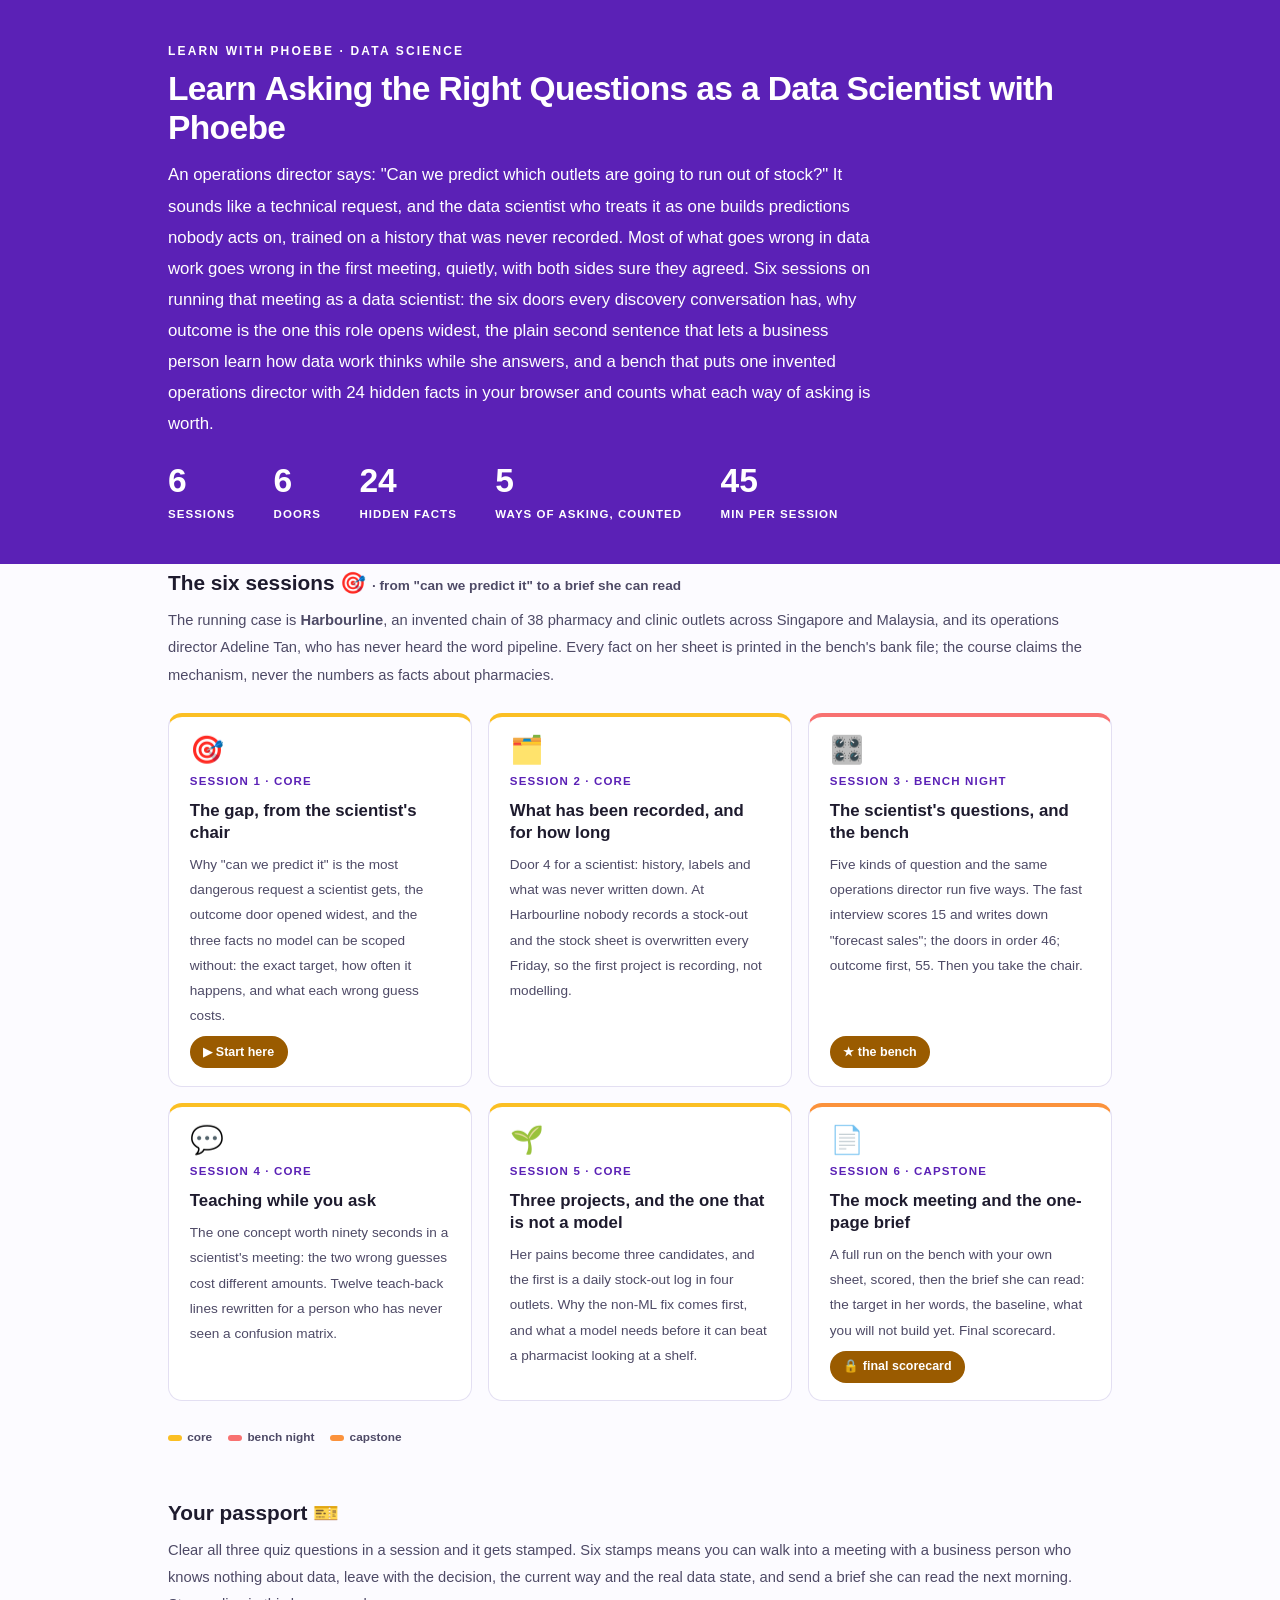
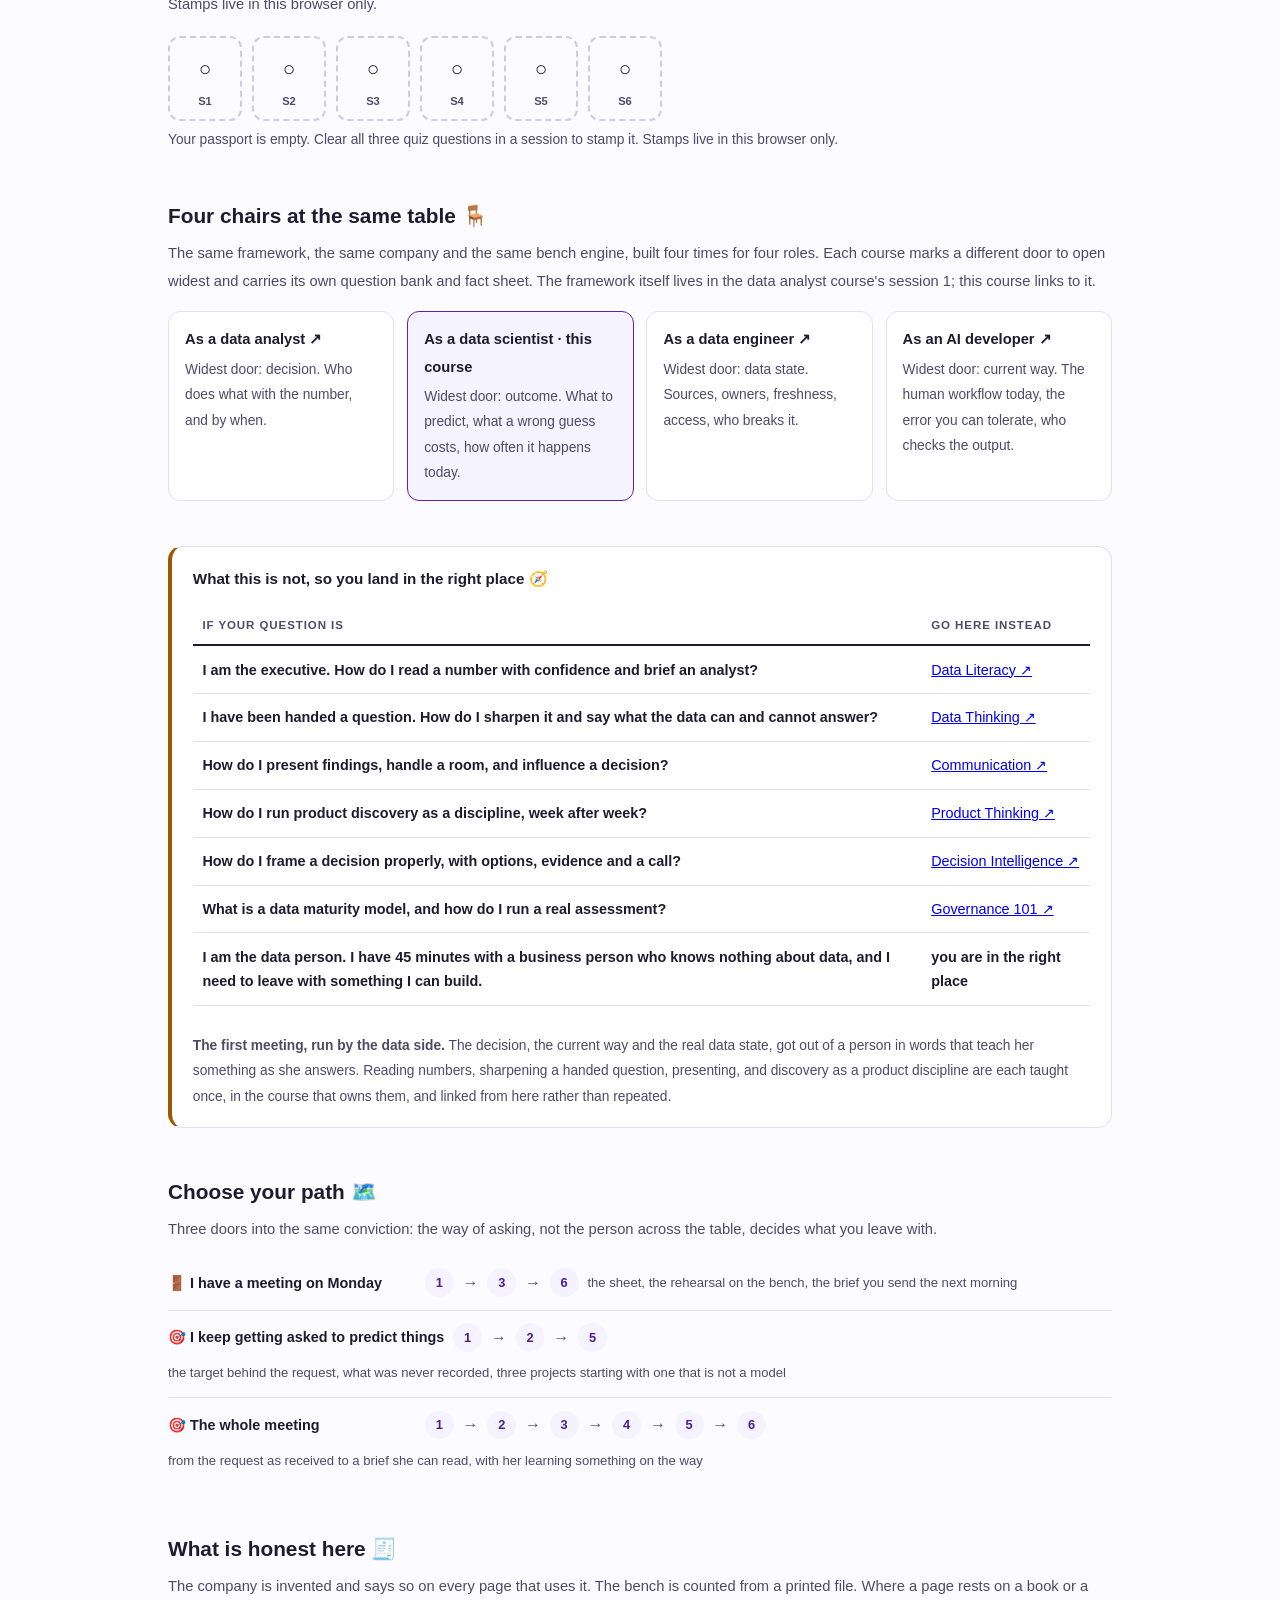
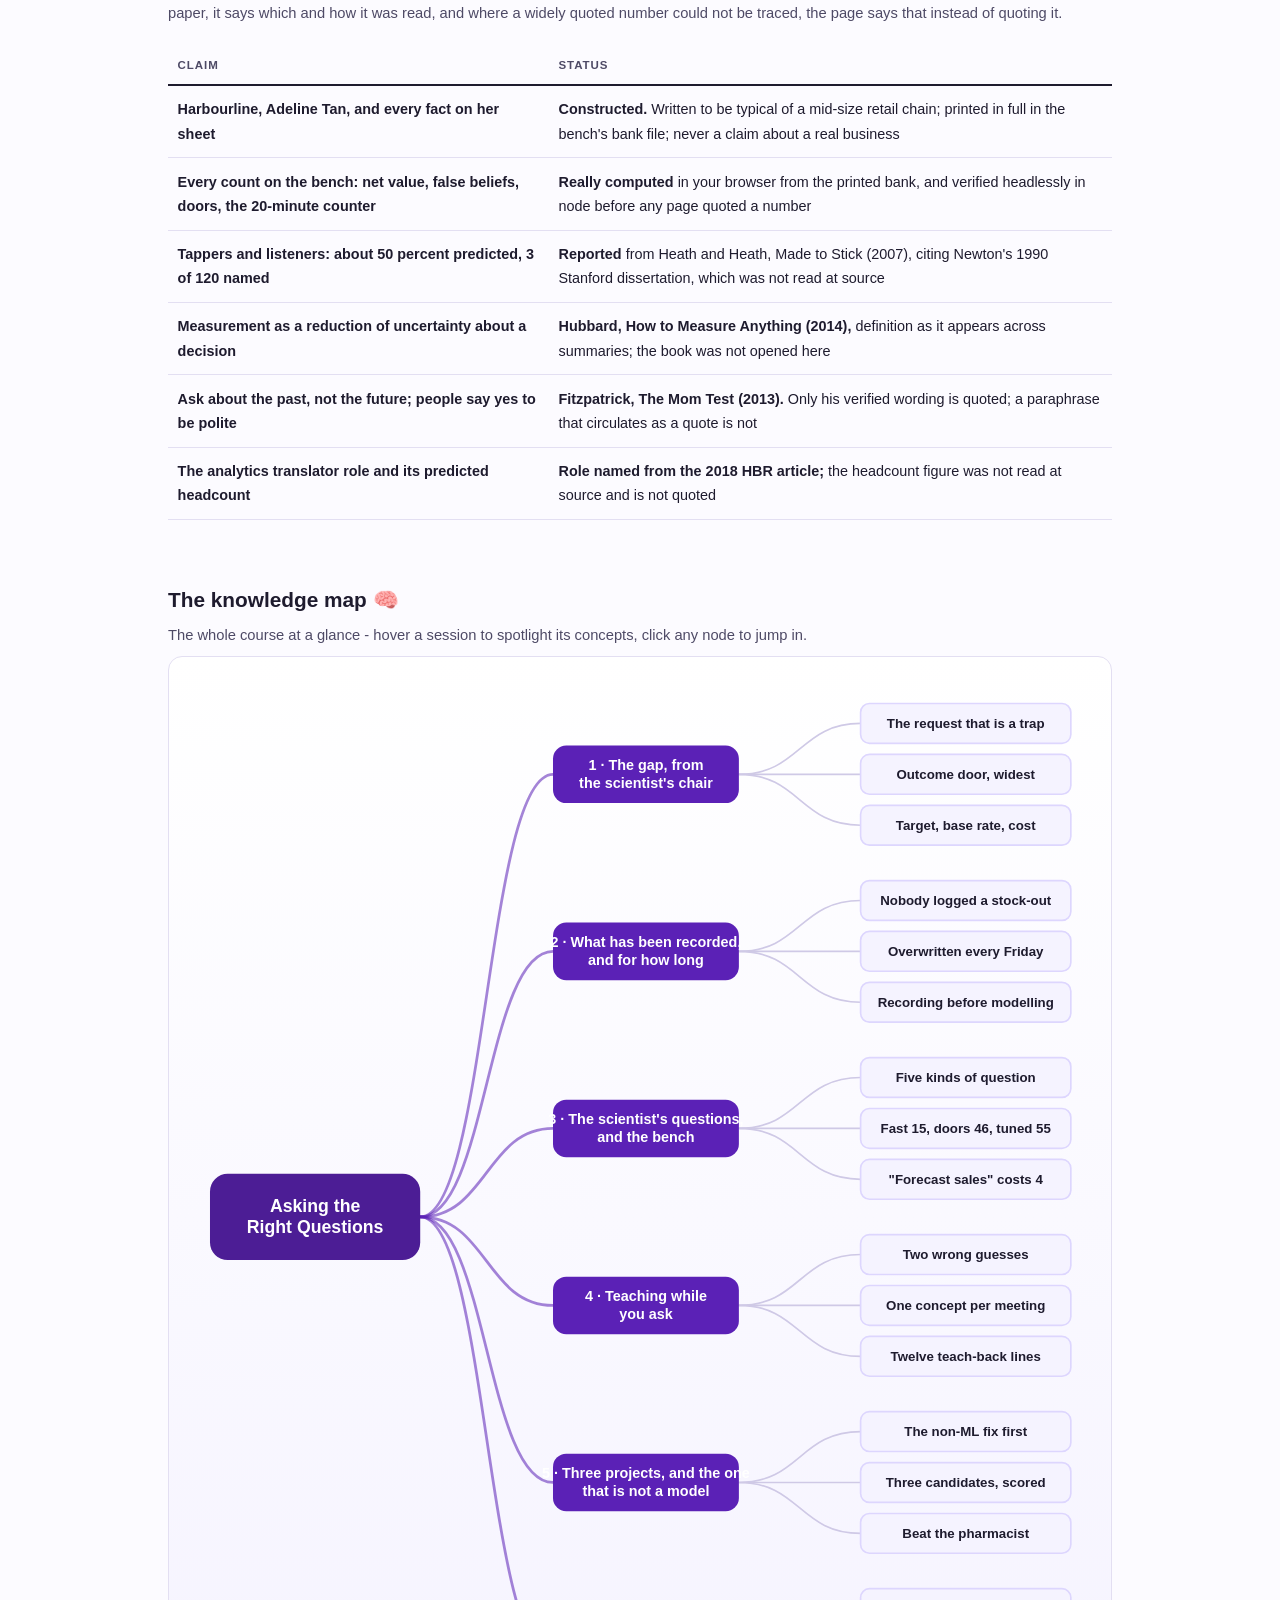
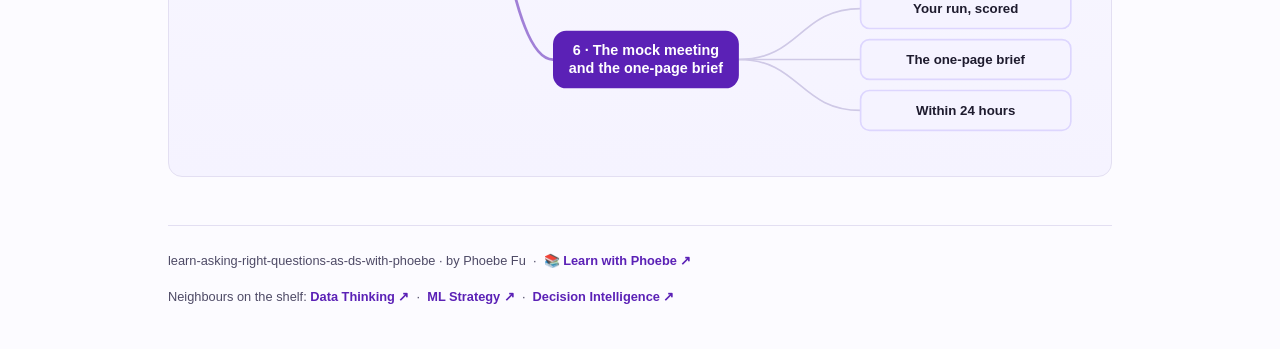
<file: index.html>
<!DOCTYPE html>
<html lang="en">
<head>
<meta charset="UTF-8">
<meta name="viewport" content="width=device-width, initial-scale=1.0">
<!-- social:start -->
<meta name="description" content="Six sessions on the first meeting of any data project, run by a data scientist: how to get the outcome, the decision, the current way of working and the real state of the data out of a business person who knows nothing about data, in words that teach them something while they answer. One invented pharmacy chain, one operations director with 24 hidden facts, and a discovery-meeting bench. Free, by Phoebe Fu.">
<meta property="og:type" content="website">
<meta property="og:site_name" content="Learn with Phoebe">
<meta property="og:title" content="Learn Asking the Right Questions as a Data Scientist with Phoebe">
<meta property="og:description" content="Same operations director, same 45 minutes, five ways of asking. The fast yes-or-no interview scores 15 and records five things that are wrong; the Six Doors score 46; outcome first, 55.">
<meta property="og:url" content="https://phoebefu6.github.io/learn-asking-right-questions-as-ds-with-phoebe/">
<meta property="og:image" content="https://phoebefu6.github.io/learn-asking-right-questions-as-ds-with-phoebe/assets/og-cover.png">
<meta property="og:image:width" content="1200">
<meta property="og:image:height" content="630">
<meta name="twitter:card" content="summary_large_image">
<meta name="twitter:title" content="Learn Asking the Right Questions as a Data Scientist with Phoebe">
<meta name="twitter:description" content="A discovery-meeting bench: one business person with a hidden fact sheet, 45 minutes, five ways of asking, every point counted in your browser.">
<meta name="twitter:image" content="https://phoebefu6.github.io/learn-asking-right-questions-as-ds-with-phoebe/assets/og-cover.png">
<!-- social:end -->
<title>Learn Asking the Right Questions as a Data Scientist with Phoebe</title>
<link rel="stylesheet" href="assets/style.css?v=22">
<style>

  .stats-row { display: flex; gap: 2.4rem; margin-top: 1.5rem; flex-wrap: wrap; }
  .stat b { display: block; font-size: 2.1rem; font-weight: 800; line-height: 1.05; font-variant-numeric: tabular-nums; }
  .stat span { font-size: .72rem; opacity: 1; text-transform: uppercase; letter-spacing: .09em; font-weight: 600; }

  .course-grid { display: grid; grid-template-columns: repeat(auto-fit, minmax(17rem, 1fr)); gap: 1rem; margin-top: 1.5rem; }
  .course-card {
    border: 1px solid var(--hairline);
    border-top: 4px solid var(--diff, var(--indigo));
    border-radius: var(--radius);
    padding: 1.2rem 1.3rem 1.1rem;
    display: flex;
    flex-direction: column;
    gap: .5rem;
    text-decoration: none;
    color: var(--ink);
    background: #fff;
    transition: box-shadow .15s ease, border-color .15s ease, transform .15s ease;
    position: relative;
  }
  .course-card:hover { border-color: var(--indigo-soft); border-top-color: var(--diff, var(--indigo)); box-shadow: 0 8px 28px rgba(var(--shadow-rgb),.16); transform: translateY(-3px); }
  .course-card .cicon { font-size: 1.7rem; line-height: 1; }
  .course-card .cnum { font-size: .72rem; font-weight: 700; color: var(--indigo); text-transform: uppercase; letter-spacing: .1em; }
  .course-card h3 { font-size: 1.05rem; font-weight: 800; line-height: 1.3; }
  .course-card p { font-size: .85rem; color: var(--muted); flex: 1; }
  .course-card .meta { display: flex; gap: .4rem; flex-wrap: wrap; }

  .diff-legend { display: flex; gap: 1rem; margin-top: 1.6rem; font-size: .74rem; color: var(--muted); font-weight: 600; flex-wrap: wrap; }
  .diff-legend i { display: inline-block; width: .85rem; height: .35rem; border-radius: 999px; margin-right: .35rem; vertical-align: middle; }

  .paths { margin-top: 2.6rem; }
  .paths h2 { font-size: 1.3rem; font-weight: 800; margin-bottom: .3rem; }
  .paths .plede { color: var(--muted); font-size: .92rem; margin-bottom: .8rem; }
  .path { display: flex; gap: .55rem; align-items: center; padding: .75rem 0; border-bottom: .5px solid var(--hairline); flex-wrap: wrap; }
  .path:last-child { border-bottom: none; }
  .path b { min-width: 15.5rem; font-size: .9rem; }
  .path .pstep { background: var(--indigo-50); color: var(--indigo-deep); border-radius: 999px; padding: .16rem .68rem; font-weight: 700; font-size: .8rem; text-decoration: none; transition: all .12s ease; }
  .path .pstep:hover { background: var(--indigo); color: #fff; }
  .path .parr { color: var(--muted); font-weight: 700; }

  .mm-section { margin-top: 1.6rem; }
  .mm-section h2 { font-size: 1.3rem; font-weight: 800; margin-bottom: .2rem; }
  .mm-section .mm-lede { color: var(--muted); font-size: .92rem; margin-bottom: .4rem; }
  .mm-wrap { border: 1px solid var(--hairline); border-radius: var(--radius); background: linear-gradient(180deg,#fff,var(--indigo-50)); padding: .6rem; overflow-x: auto; }
  .mm-svg { width: 100%; height: auto; display: block; max-width: 60rem; margin: 0 auto; min-width: 34rem; }
  .mm-link { cursor: pointer; text-decoration: none; }
  .mm-node rect { transition: opacity .15s ease, filter .15s ease; }
  .mm-node text { pointer-events: none; }
  .mm-link:hover .mm-node rect { filter: brightness(1.06); }
  .mm-edge { transition: opacity .15s ease; }

  .not-this { border: 1px solid var(--hairline); border-left: 4px solid var(--clay); border-radius: var(--radius); background: #fff; padding: 1.1rem 1.3rem; margin-top: 1.2rem; }
  .not-this h3 { font-size: .95rem; font-weight: 800; margin-bottom: .5rem; }
  .siblings { display: grid; grid-template-columns: repeat(auto-fit, minmax(13rem, 1fr)); gap: .8rem; margin-top: 1rem; }
  .sibling { border: 1px solid var(--hairline); border-radius: 12px; padding: .9rem 1rem; background: #fff; text-decoration: none; color: var(--ink); font-size: .86rem; }
  .sibling b { display: block; font-size: .92rem; margin-bottom: .2rem; }
  .sibling span { color: var(--muted); }
  .sibling.here { border-color: var(--indigo); background: var(--indigo-50); }
</style>
</head>
<body>

<header class="masthead">
  <div class="wrap">
    <div class="eyebrow">Learn with Phoebe · Data Science</div>
    <h1>Learn Asking the Right Questions as a <span class="accent">Data Scientist</span> with Phoebe</h1>
    <p class="sub">An operations director says: "Can we predict which outlets are going to run out of stock?" It sounds like a technical request, and the data scientist who treats it as one builds predictions nobody acts on, trained on a history that was never recorded. Most of what goes wrong in data work goes wrong in the first meeting, quietly, with both sides sure they agreed. Six sessions on running that meeting as a data scientist: the six doors every discovery conversation has, why outcome is the one this role opens widest, the plain second sentence that lets a business person learn how data work thinks while she answers, and a bench that puts one invented operations director with 24 hidden facts in your browser and counts what each way of asking is worth.</p>
    <div class="stats-row">
      <div class="stat"><b data-count="6">6</b><span>sessions</span></div>
      <div class="stat"><b data-count="6">6</b><span>doors</span></div>
      <div class="stat"><b data-count="24">24</b><span>hidden facts</span></div>
      <div class="stat"><b data-count="5">5</b><span>ways of asking, counted</span></div>
      <div class="stat"><b data-count="45">45</b><span>min per session</span></div>
    </div>
  </div>
</header>

<main class="wrap">

  <section class="section">
    <div class="paths" style="margin-top:0">
      <h2>The six sessions 🎯 <span style="font-size:.85rem;font-weight:600;color:var(--muted)">· from "can we predict it" to a brief she can read</span></h2>
      <p class="plede">The running case is <strong>Harbourline</strong>, an invented chain of 38 pharmacy and clinic outlets across Singapore and Malaysia, and its operations director Adeline Tan, who has never heard the word pipeline. Every fact on her sheet is printed in the bench's bank file; the course claims the mechanism, never the numbers as facts about pharmacies.</p>
    </div>

    <div class="course-grid">
      <a class="course-card" href="courses/01-the-gap-from-the-scientists-chair.html" style="--diff:#FBBF24">
        <span class="cicon">🎯</span>
        <span class="cnum">Session 1 · core</span>
        <h3>The gap, from the scientist's chair</h3>
        <p>Why "can we predict it" is the most dangerous request a scientist gets, the outcome door opened widest, and the three facts no model can be scoped without: the exact target, how often it happens, and what each wrong guess costs.</p>
        <span class="meta"><span class="pill amber">▶ Start here</span></span>
      </a>
      <a class="course-card" href="courses/02-what-has-been-recorded-and-for-how-long.html" style="--diff:#FBBF24">
        <span class="cicon">🗂️</span>
        <span class="cnum">Session 2 · core</span>
        <h3>What has been recorded, and for how long</h3>
        <p>Door 4 for a scientist: history, labels and what was never written down. At Harbourline nobody records a stock-out and the stock sheet is overwritten every Friday, so the first project is recording, not modelling.</p>
        <span class="meta"></span>
      </a>
      <a class="course-card" href="courses/03-the-scientists-questions-and-the-bench.html" style="--diff:#F87171">
        <span class="cicon">🎛️</span>
        <span class="cnum">Session 3 · bench night</span>
        <h3>The scientist's questions, and the bench</h3>
        <p>Five kinds of question and the same operations director run five ways. The fast interview scores 15 and writes down "forecast sales"; the doors in order 46; outcome first, 55. Then you take the chair.</p>
        <span class="meta"><span class="pill amber">★ the bench</span></span>
      </a>
      <a class="course-card" href="courses/04-teaching-while-you-ask.html" style="--diff:#FBBF24">
        <span class="cicon">💬</span>
        <span class="cnum">Session 4 · core</span>
        <h3>Teaching while you ask</h3>
        <p>The one concept worth ninety seconds in a scientist's meeting: the two wrong guesses cost different amounts. Twelve teach-back lines rewritten for a person who has never seen a confusion matrix.</p>
        <span class="meta"></span>
      </a>
      <a class="course-card" href="courses/05-three-projects-and-the-one-that-is-not-a-model.html" style="--diff:#FBBF24">
        <span class="cicon">🌱</span>
        <span class="cnum">Session 5 · core</span>
        <h3>Three projects, and the one that is not a model</h3>
        <p>Her pains become three candidates, and the first is a daily stock-out log in four outlets. Why the non-ML fix comes first, and what a model needs before it can beat a pharmacist looking at a shelf.</p>
        <span class="meta"></span>
      </a>
      <a class="course-card" href="courses/06-the-mock-meeting-and-the-brief.html" style="--diff:#FB923C">
        <span class="cicon">📄</span>
        <span class="cnum">Session 6 · capstone</span>
        <h3>The mock meeting and the one-page brief</h3>
        <p>A full run on the bench with your own sheet, scored, then the brief she can read: the target in her words, the baseline, what you will not build yet. Final scorecard.</p>
        <span class="meta"><span class="pill amber">🔒 final scorecard</span></span>
      </a>
    </div>

    <div class="diff-legend">
      <span><i style="background:#FBBF24"></i>core</span>
      <span><i style="background:#F87171"></i>bench night</span>
      <span><i style="background:#FB923C"></i>capstone</span>
    </div>
  </section>

  <section class="section">
    <div class="paths" style="margin-top:0">
      <h2>Your passport 🎫</h2>
      <p class="plede">Clear all three quiz questions in a session and it gets stamped. Six stamps means you can walk into a meeting with a business person who knows nothing about data, leave with the decision, the current way and the real data state, and send a brief she can read the next morning. Stamps live in this browser only.</p>
    </div>
    <div class="pp-strip"></div>
  </section>

  <section class="section">
    <div class="paths" style="margin-top:0">
      <h2>Four chairs at the same table 🪑</h2>
      <p class="plede">The same framework, the same company and the same bench engine, built four times for four roles. Each course marks a different door to open widest and carries its own question bank and fact sheet. The framework itself lives in the data analyst course's session 1; this course links to it.</p>
    </div>
    <div class="siblings">
      <a class="sibling" href="https://phoebefu6.github.io/learn-asking-right-questions-as-da-with-phoebe/"><b>As a data analyst ↗</b><span>Widest door: decision. Who does what with the number, and by when.</span></a>
      <a class="sibling here" href="courses/01-the-gap-from-the-scientists-chair.html"><b>As a data scientist · this course</b><span>Widest door: outcome. What to predict, what a wrong guess costs, how often it happens today.</span></a>
      <a class="sibling" href="https://phoebefu6.github.io/learn-asking-right-questions-as-de-with-phoebe/"><b>As a data engineer ↗</b><span>Widest door: data state. Sources, owners, freshness, access, who breaks it.</span></a>
      <a class="sibling" href="https://phoebefu6.github.io/learn-asking-right-questions-as-ai-with-phoebe/"><b>As an AI developer ↗</b><span>Widest door: current way. The human workflow today, the error you can tolerate, who checks the output.</span></a>
    </div>
  </section>

  <section class="section">
    <div class="not-this">
      <h3>What this is not, so you land in the right place 🧭</h3>
      <table class="clean">
        <tr><th>If your question is</th><th>Go here instead</th></tr>
        <tr><td>I am the executive. How do I read a number with confidence and brief an analyst?</td><td><a href="https://phoebefu6.github.io/learn-data-literacy-with-phoebe/">Data Literacy ↗</a></td></tr>
        <tr><td>I have been handed a question. How do I sharpen it and say what the data can and cannot answer?</td><td><a href="https://phoebefu6.github.io/learn-data-thinking-with-phoebe/">Data Thinking ↗</a></td></tr>
        <tr><td>How do I present findings, handle a room, and influence a decision?</td><td><a href="https://phoebefu6.github.io/learn-communication-with-phoebe/">Communication ↗</a></td></tr>
        <tr><td>How do I run product discovery as a discipline, week after week?</td><td><a href="https://phoebefu6.github.io/learn-product-thinking-with-phoebe/">Product Thinking ↗</a></td></tr>
        <tr><td>How do I frame a decision properly, with options, evidence and a call?</td><td><a href="https://phoebefu6.github.io/learn-decision-intelligence-with-phoebe/">Decision Intelligence ↗</a></td></tr>
        <tr><td>What is a data maturity model, and how do I run a real assessment?</td><td><a href="https://phoebefu6.github.io/learn-governance-101-with-phoebe/">Governance 101 ↗</a></td></tr>
        <tr><td><strong>I am the data person. I have 45 minutes with a business person who knows nothing about data, and I need to leave with something I can build.</strong></td><td><strong>you are in the right place</strong></td></tr>
      </table>
      <p style="margin-top:.7rem;font-size:.86rem;color:var(--muted)"><strong>The first meeting, run by the data side.</strong> The decision, the current way and the real data state, got out of a person in words that teach her something as she answers. Reading numbers, sharpening a handed question, presenting, and discovery as a product discipline are each taught once, in the course that owns them, and linked from here rather than repeated.</p>
    </div>
  </section>

  <section class="section">
    <div class="paths">
      <h2>Choose your path 🗺️</h2>
      <p class="plede">Three doors into the same conviction: the way of asking, not the person across the table, decides what you leave with.</p>
      <div class="path"><b>🚪 I have a meeting on Monday</b>
        <a class="pstep" href="courses/01-the-gap-from-the-scientists-chair.html">1</a><span class="parr">→</span>
        <a class="pstep" href="courses/03-the-scientists-questions-and-the-bench.html">3</a><span class="parr">→</span>
        <a class="pstep" href="courses/06-the-mock-meeting-and-the-brief.html">6</a>
        <span style="font-size:.82rem;color:var(--muted)">the sheet, the rehearsal on the bench, the brief you send the next morning</span>
      </div>
      <div class="path"><b>🎯 I keep getting asked to predict things</b>
        <a class="pstep" href="courses/01-the-gap-from-the-scientists-chair.html">1</a><span class="parr">→</span>
        <a class="pstep" href="courses/02-what-has-been-recorded-and-for-how-long.html">2</a><span class="parr">→</span>
        <a class="pstep" href="courses/05-three-projects-and-the-one-that-is-not-a-model.html">5</a>
        <span style="font-size:.82rem;color:var(--muted)">the target behind the request, what was never recorded, three projects starting with one that is not a model</span>
      </div>
      <div class="path"><b>🎯 The whole meeting</b>
        <a class="pstep" href="courses/01-the-gap-from-the-scientists-chair.html">1</a><span class="parr">→</span>
        <a class="pstep" href="courses/02-what-has-been-recorded-and-for-how-long.html">2</a><span class="parr">→</span>
        <a class="pstep" href="courses/03-the-scientists-questions-and-the-bench.html">3</a><span class="parr">→</span>
        <a class="pstep" href="courses/04-teaching-while-you-ask.html">4</a><span class="parr">→</span>
        <a class="pstep" href="courses/05-three-projects-and-the-one-that-is-not-a-model.html">5</a><span class="parr">→</span>
        <a class="pstep" href="courses/06-the-mock-meeting-and-the-brief.html">6</a>
        <span style="font-size:.82rem;color:var(--muted)">from the request as received to a brief she can read, with her learning something on the way</span>
      </div>
    </div>
  </section>

  <section class="section">
    <div class="paths" style="margin-top:0">
      <h2>What is honest here 🧾</h2>
      <p class="plede">The company is invented and says so on every page that uses it. The bench is counted from a printed file. Where a page rests on a book or a paper, it says which and how it was read, and where a widely quoted number could not be traced, the page says that instead of quoting it.</p>
    </div>
    <table class="clean">
      <tr><th>Claim</th><th>Status</th></tr>
      <tr><td>Harbourline, Adeline Tan, and every fact on her sheet</td><td><strong>Constructed.</strong> Written to be typical of a mid-size retail chain; printed in full in the bench's bank file; never a claim about a real business</td></tr>
      <tr><td>Every count on the bench: net value, false beliefs, doors, the 20-minute counter</td><td><strong>Really computed</strong> in your browser from the printed bank, and verified headlessly in node before any page quoted a number</td></tr>
      <tr><td>Tappers and listeners: about 50 percent predicted, 3 of 120 named</td><td><strong>Reported</strong> from Heath and Heath, Made to Stick (2007), citing Newton's 1990 Stanford dissertation, which was not read at source</td></tr>
      <tr><td>Measurement as a reduction of uncertainty about a decision</td><td><strong>Hubbard, How to Measure Anything (2014),</strong> definition as it appears across summaries; the book was not opened here</td></tr>
      <tr><td>Ask about the past, not the future; people say yes to be polite</td><td><strong>Fitzpatrick, The Mom Test (2013).</strong> Only his verified wording is quoted; a paraphrase that circulates as a quote is not</td></tr>
      <tr><td>The analytics translator role and its predicted headcount</td><td><strong>Role named from the 2018 HBR article;</strong> the headcount figure was not read at source and is not quoted</td></tr>
          </table>
  </section>

  <section class="section mm-section">
    <h2>The knowledge map 🧠</h2>
    <p class="mm-lede">The whole course at a glance - hover a session to spotlight its concepts, click any node to jump in.</p>
    <div class="mm-wrap"><div id="mindmap"></div></div>
  </section>

  <footer class="pagefoot">
    <span>learn-asking-right-questions-as-ds-with-phoebe · by Phoebe Fu &nbsp;·&nbsp; 📚 <a href="https://phoebefu6.github.io/learn-with-phoebe/">Learn with Phoebe ↗</a></span>
    <span>Neighbours on the shelf: <a href="https://phoebefu6.github.io/learn-data-thinking-with-phoebe/">Data Thinking ↗</a> &nbsp;·&nbsp; <a href="https://phoebefu6.github.io/learn-ml-strategy-with-phoebe/">ML Strategy ↗</a> &nbsp;·&nbsp; <a href="https://phoebefu6.github.io/learn-decision-intelligence-with-phoebe/">Decision Intelligence ↗</a></span>
  </footer>

</main>

<script>
window.MINDMAP_DATA = {
  "title": "Asking the\nRight Questions",
  "centerColor": "#4C1D95",
  "sessions": [
    {
      "label": "The gap, from\nthe scientist's chair",
      "href": "courses/01-the-gap-from-the-scientists-chair.html",
      "color": "#FBBF24",
      "concepts": [
        {
          "label": "The request that is a trap",
          "href": "courses/01-the-gap-from-the-scientists-chair.html"
        },
        {
          "label": "Outcome door, widest",
          "href": "courses/01-the-gap-from-the-scientists-chair.html"
        },
        {
          "label": "Target, base rate, cost",
          "href": "courses/01-the-gap-from-the-scientists-chair.html"
        }
      ]
    },
    {
      "label": "What has been recorded,\nand for how long",
      "href": "courses/02-what-has-been-recorded-and-for-how-long.html",
      "color": "#FBBF24",
      "concepts": [
        {
          "label": "Nobody logged a stock-out",
          "href": "courses/02-what-has-been-recorded-and-for-how-long.html"
        },
        {
          "label": "Overwritten every Friday",
          "href": "courses/02-what-has-been-recorded-and-for-how-long.html"
        },
        {
          "label": "Recording before modelling",
          "href": "courses/02-what-has-been-recorded-and-for-how-long.html"
        }
      ]
    },
    {
      "label": "The scientist's questions,\nand the bench",
      "href": "courses/03-the-scientists-questions-and-the-bench.html",
      "color": "#F87171",
      "concepts": [
        {
          "label": "Five kinds of question",
          "href": "courses/03-the-scientists-questions-and-the-bench.html"
        },
        {
          "label": "Fast 15, doors 46, tuned 55",
          "href": "courses/03-the-scientists-questions-and-the-bench.html"
        },
        {
          "label": "\"Forecast sales\" costs 4",
          "href": "courses/03-the-scientists-questions-and-the-bench.html"
        }
      ]
    },
    {
      "label": "Teaching while\nyou ask",
      "href": "courses/04-teaching-while-you-ask.html",
      "color": "#FBBF24",
      "concepts": [
        {
          "label": "Two wrong guesses",
          "href": "courses/04-teaching-while-you-ask.html"
        },
        {
          "label": "One concept per meeting",
          "href": "courses/04-teaching-while-you-ask.html"
        },
        {
          "label": "Twelve teach-back lines",
          "href": "courses/04-teaching-while-you-ask.html"
        }
      ]
    },
    {
      "label": "Three projects, and the one\nthat is not a model",
      "href": "courses/05-three-projects-and-the-one-that-is-not-a-model.html",
      "color": "#FBBF24",
      "concepts": [
        {
          "label": "The non-ML fix first",
          "href": "courses/05-three-projects-and-the-one-that-is-not-a-model.html"
        },
        {
          "label": "Three candidates, scored",
          "href": "courses/05-three-projects-and-the-one-that-is-not-a-model.html"
        },
        {
          "label": "Beat the pharmacist",
          "href": "courses/05-three-projects-and-the-one-that-is-not-a-model.html"
        }
      ]
    },
    {
      "label": "The mock meeting\nand the one-page brief",
      "href": "courses/06-the-mock-meeting-and-the-brief.html",
      "color": "#FB923C",
      "concepts": [
        {
          "label": "Your run, scored",
          "href": "courses/06-the-mock-meeting-and-the-brief.html"
        },
        {
          "label": "The one-page brief",
          "href": "courses/06-the-mock-meeting-and-the-brief.html"
        },
        {
          "label": "Within 24 hours",
          "href": "courses/06-the-mock-meeting-and-the-brief.html"
        }
      ]
    }
  ]
};
</script>
<script src="assets/mindmap.js?v=1"></script>
<script src="assets/app.js?v=19"></script>
</body>
</html>
</file>
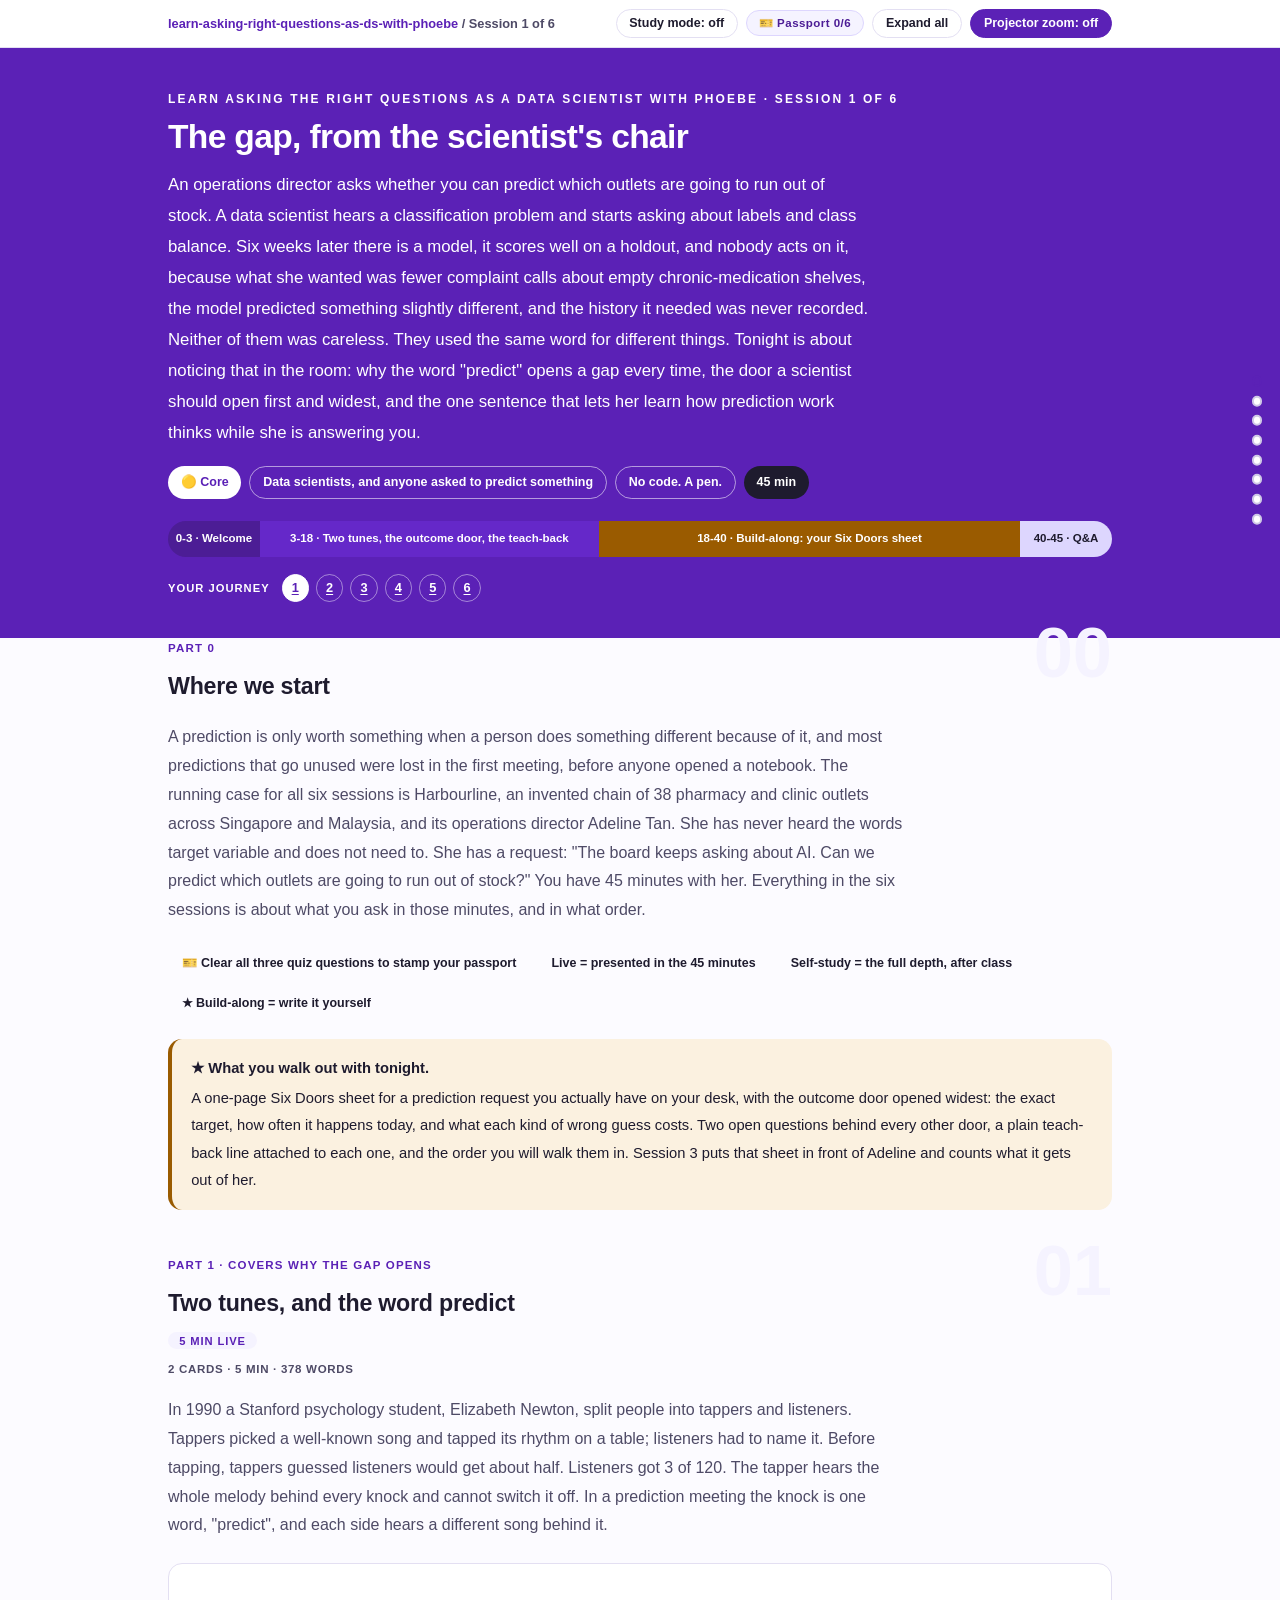
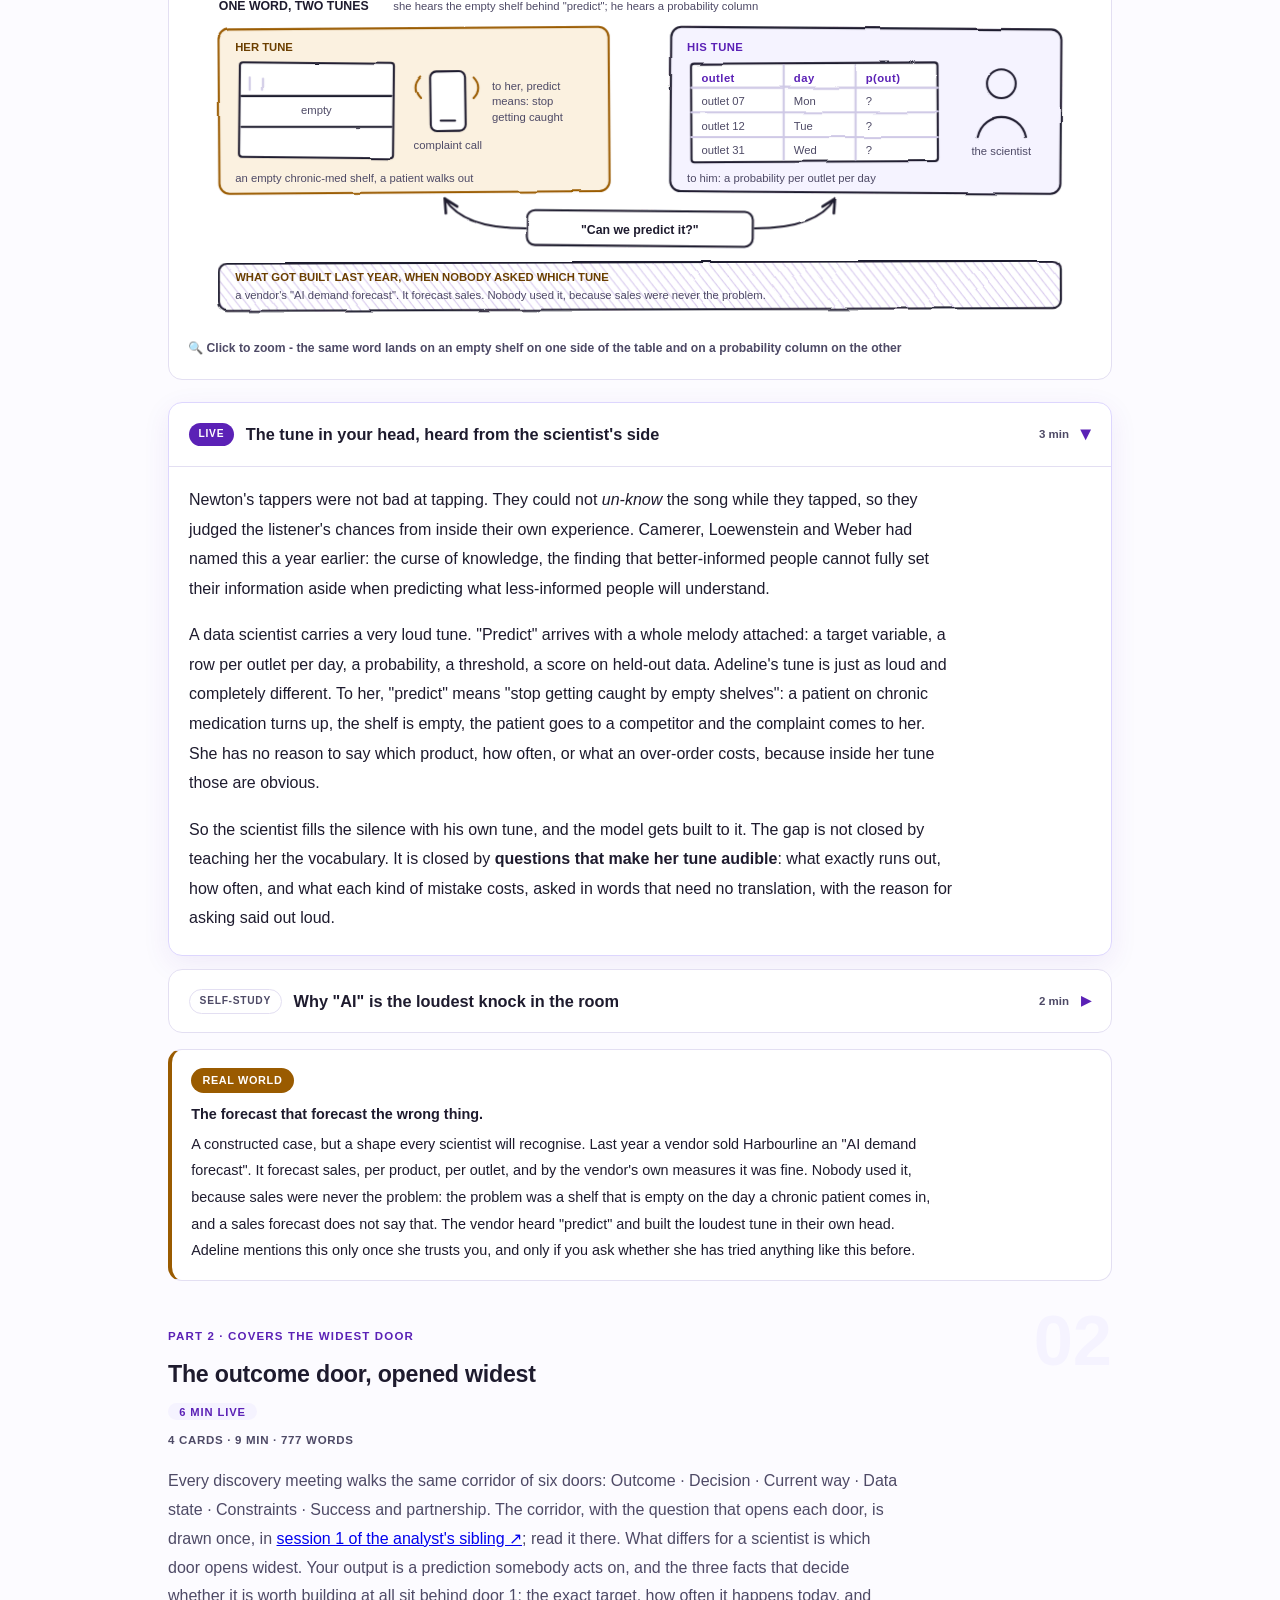
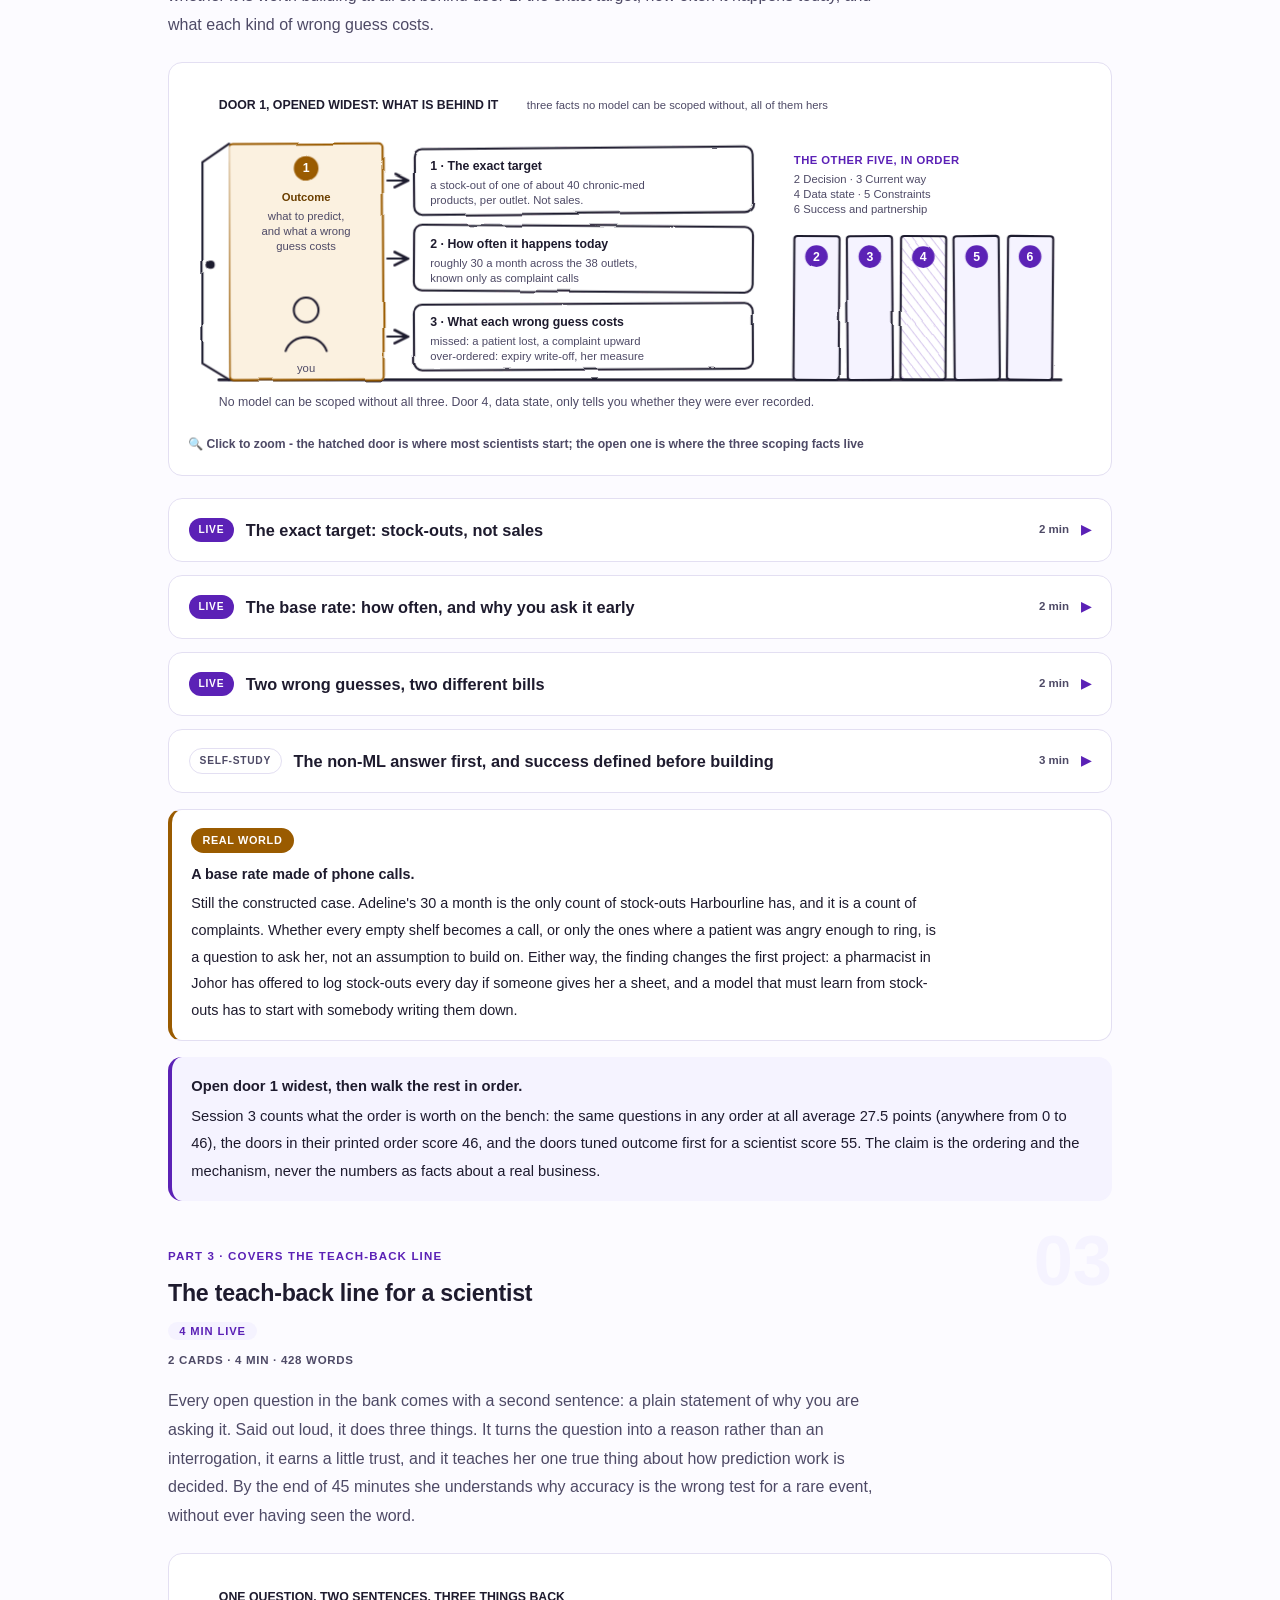
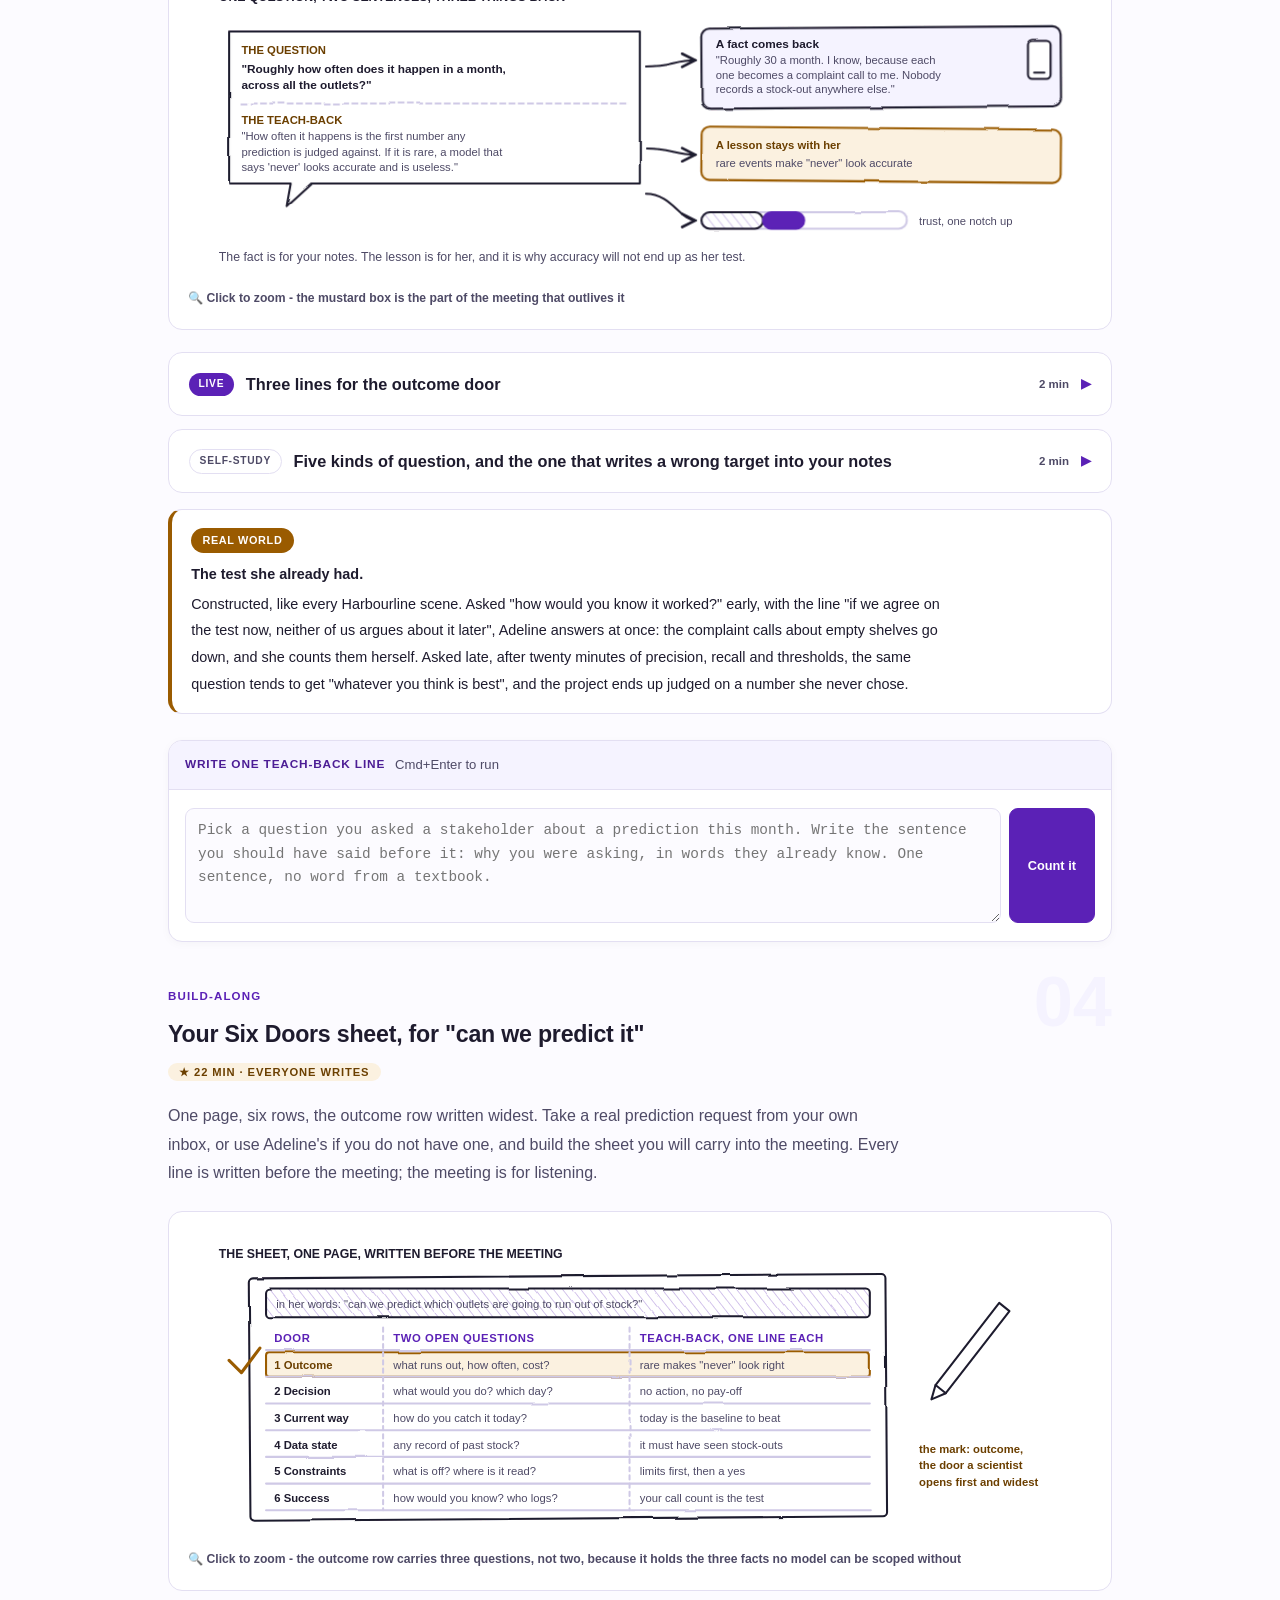
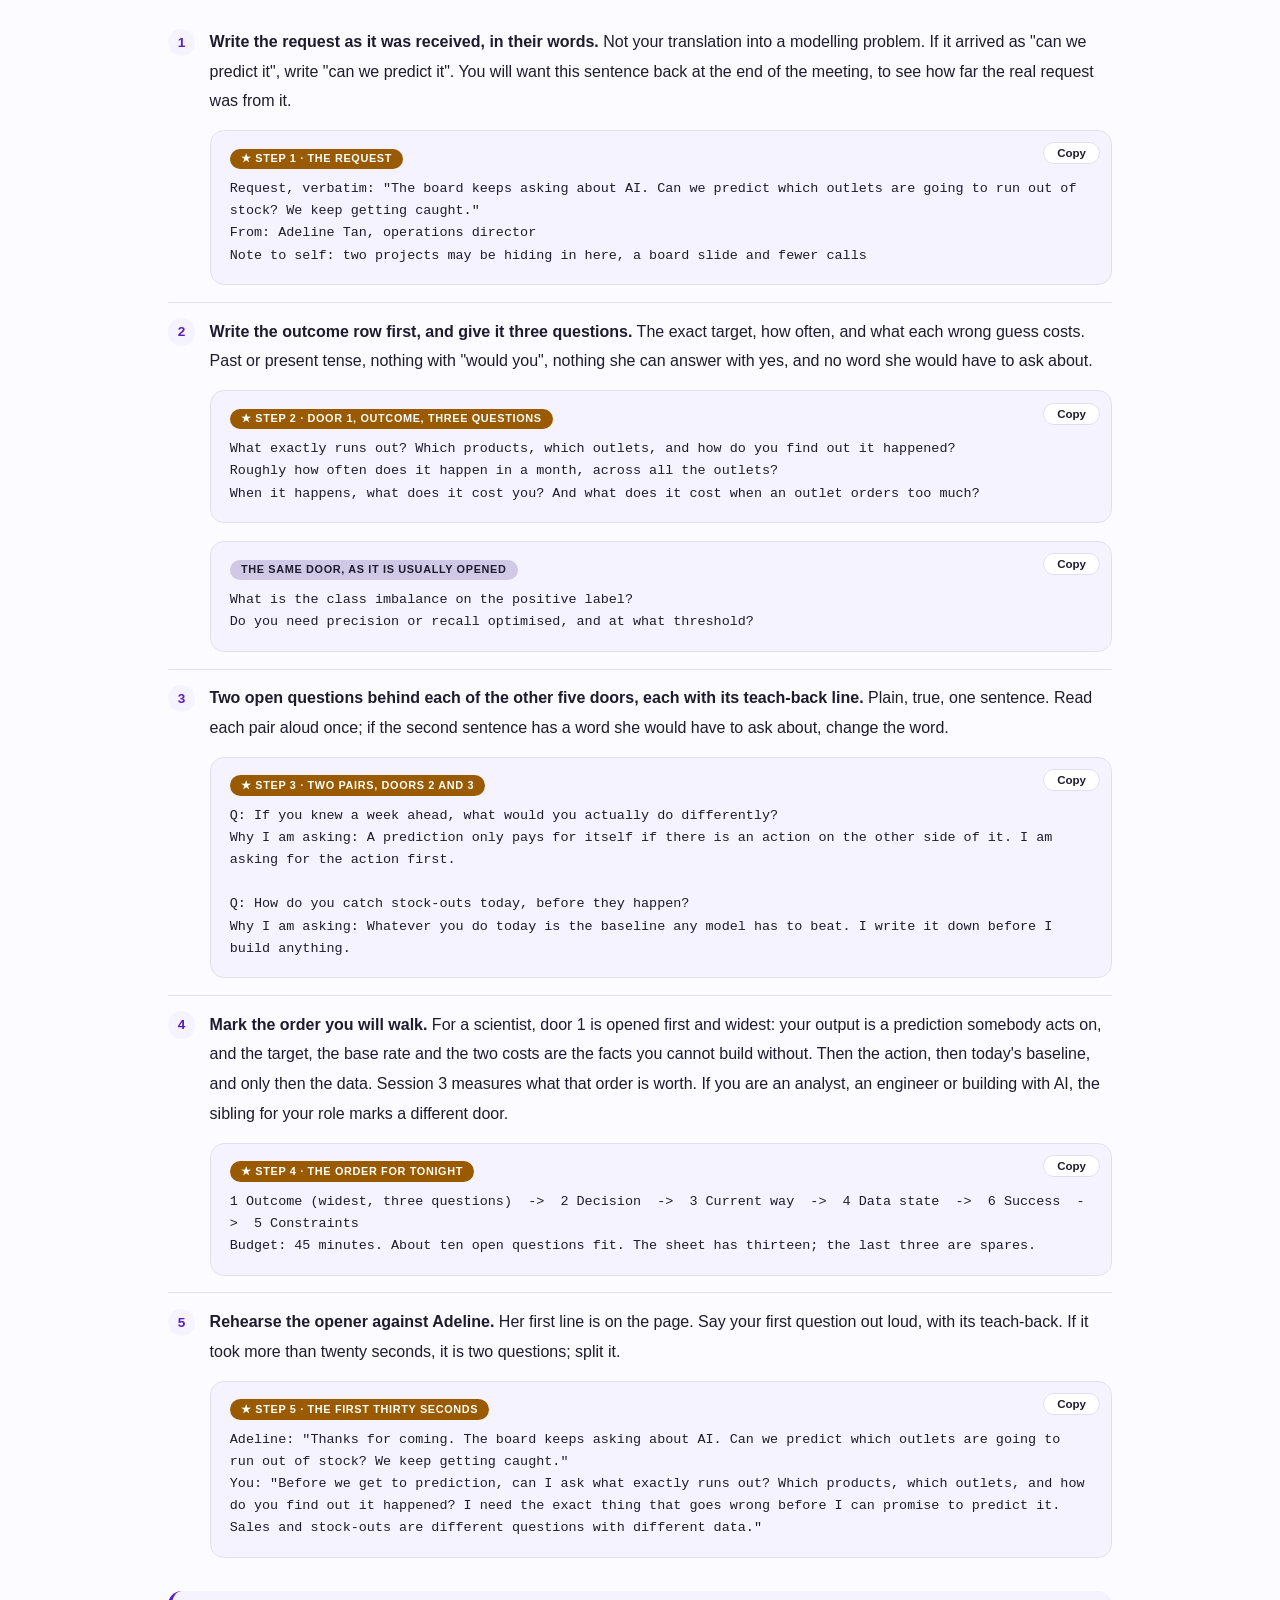
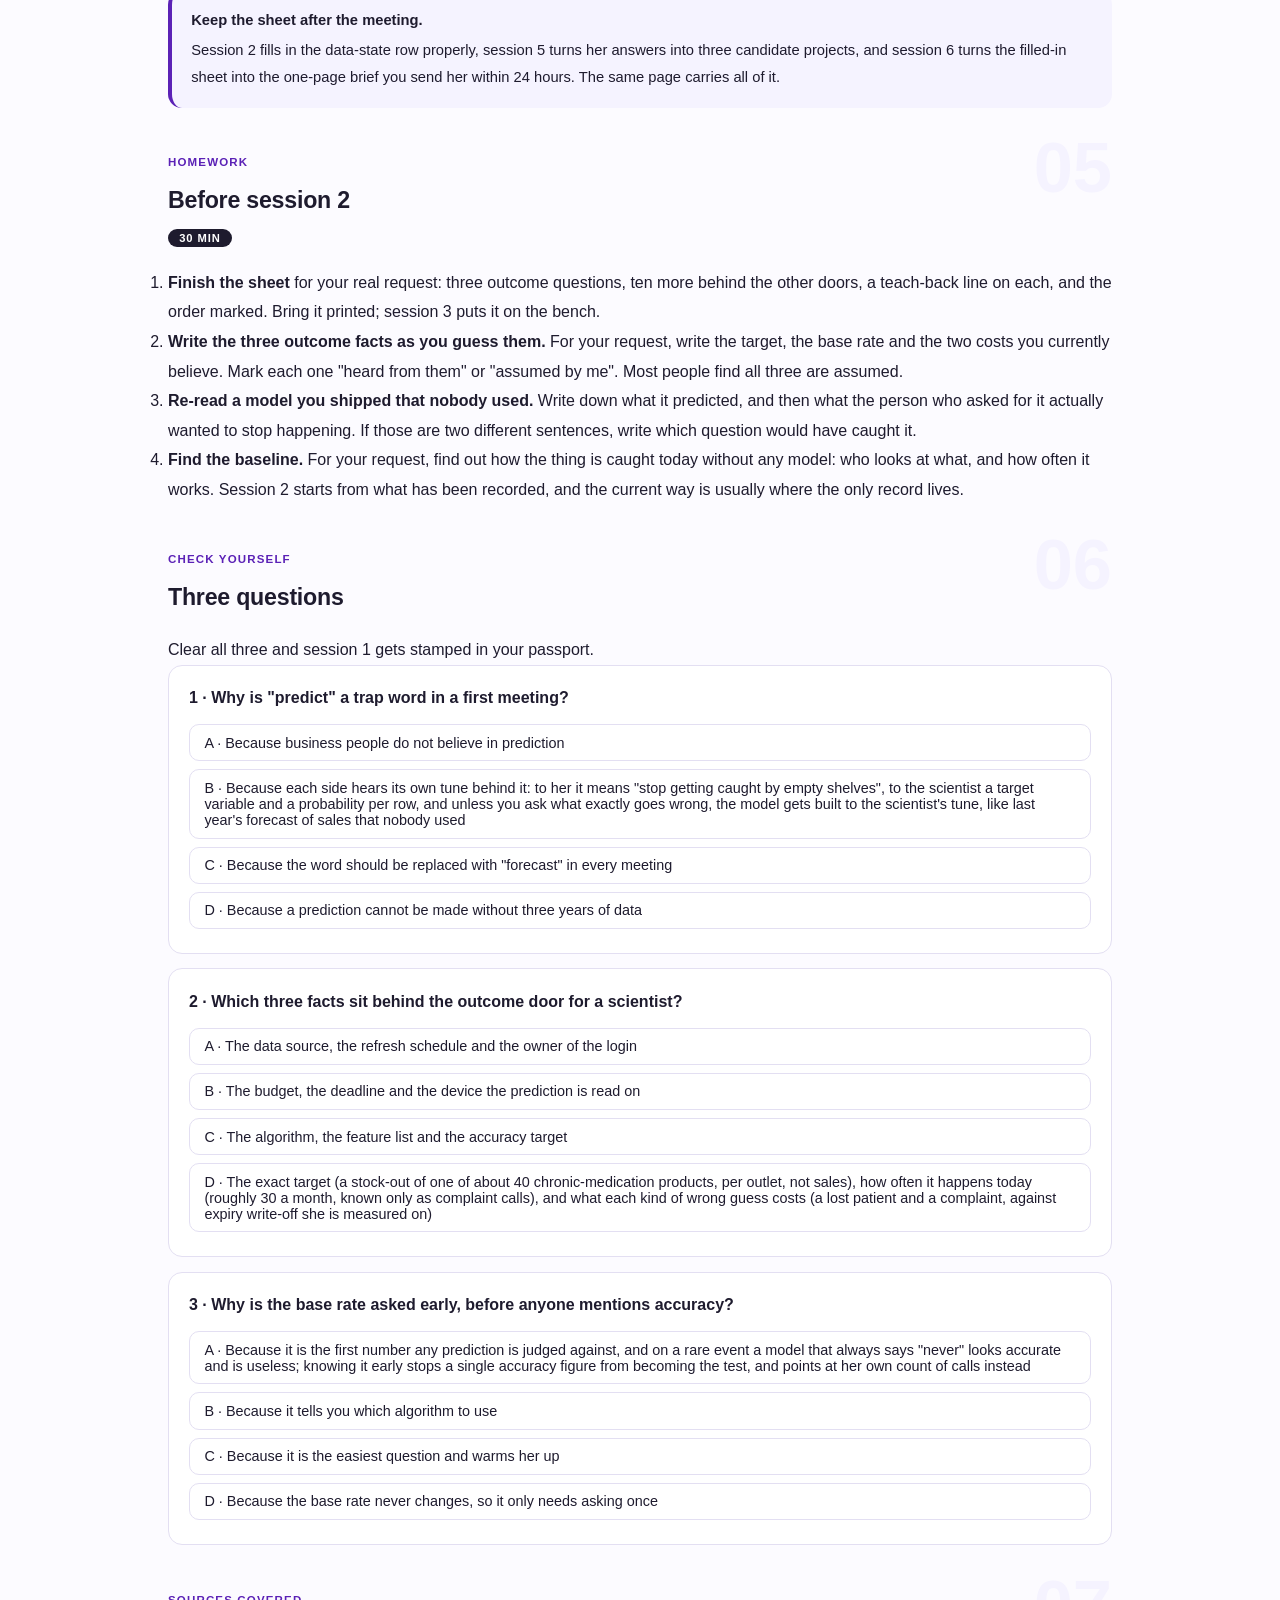
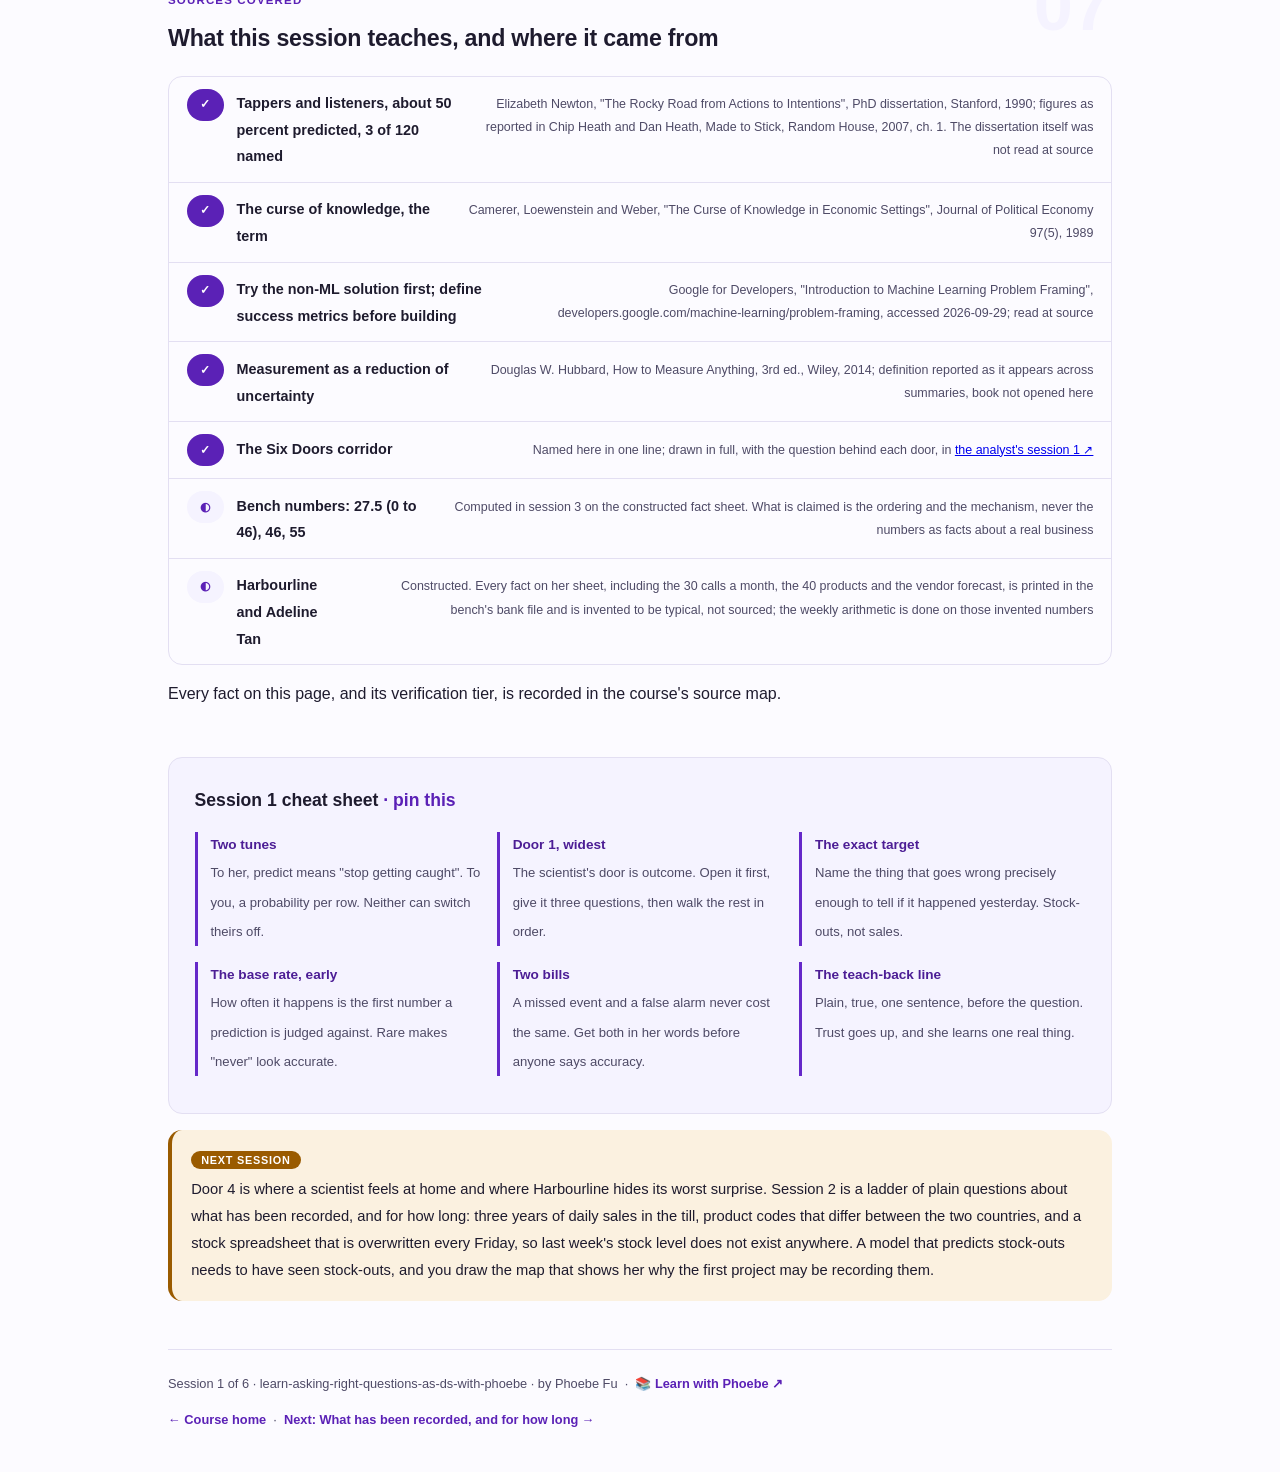
<file: courses/01-the-gap-from-the-scientists-chair.html>
<!DOCTYPE html>
<html lang="en">
<head>
<meta charset="UTF-8">
<meta name="viewport" content="width=device-width, initial-scale=1.0">
<!-- social:start -->
<meta name="description" content="Session 1 of 6. Why an operations director and a data scientist can agree on the word predict and leave with two different projects, the outcome door a scientist opens first and widest, and the teach-back line that makes every question a small lesson.">
<meta property="og:type" content="article">
<meta property="og:site_name" content="Learn with Phoebe">
<meta property="og:title" content="The gap, from the scientist's chair - learn asking the right questions as a data scientist with phoebe">
<meta property="og:description" content="Session 1 of 6. Two tunes behind the word predict, the three facts behind the outcome door, and the one sentence that turns a question into a lesson.">
<meta property="og:url" content="https://phoebefu6.github.io/learn-asking-right-questions-as-ds-with-phoebe/courses/01-the-gap-from-the-scientists-chair.html">
<meta property="og:image" content="https://phoebefu6.github.io/learn-asking-right-questions-as-ds-with-phoebe/assets/og-cover.png">
<meta property="og:image:width" content="1200">
<meta property="og:image:height" content="630">
<meta name="twitter:card" content="summary_large_image">
<meta name="twitter:title" content="The gap, from the scientist's chair - learn asking the right questions as a data scientist with phoebe">
<meta name="twitter:description" content="Session 1 of 6. The word predict, the outcome door, the teach-back line.">
<meta name="twitter:image" content="https://phoebefu6.github.io/learn-asking-right-questions-as-ds-with-phoebe/assets/og-cover.png">
<!-- social:end -->
<title>Session 1 · The gap, from the scientist's chair - learn asking the right questions as a data scientist with phoebe</title>
<link rel="stylesheet" href="../assets/style.css?v=20">
</head>
<body>

<div class="toolbar">
  <div class="wrap">
    <span class="crumb"><a href="../index.html">learn-asking-right-questions-as-ds-with-phoebe</a> / Session 1 of 6</span>
    <button class="btn" id="toggle-all" type="button">Expand all</button>
    <button class="btn primary" id="zoom-toggle" type="button">Projector zoom: off</button>
  </div>
</div>

<header class="masthead">
  <div class="wrap">
    <div class="eyebrow">Learn Asking the Right Questions as a Data Scientist with Phoebe · Session 1 of 6</div>
    <h1>The gap, from the <span class="accent">scientist's chair</span></h1>
    <p class="sub">An operations director asks whether you can predict which outlets are going to run out of stock. A data scientist hears a classification problem and starts asking about labels and class balance. Six weeks later there is a model, it scores well on a holdout, and nobody acts on it, because what she wanted was fewer complaint calls about empty chronic-medication shelves, the model predicted something slightly different, and the history it needed was never recorded. Neither of them was careless. They used the same word for different things. Tonight is about noticing that in the room: why the word "predict" opens a gap every time, the door a scientist should open first and widest, and the one sentence that lets her learn how prediction work thinks while she is answering you.</p>
    <div class="chip-row">
      <span class="chip level">🟡 Core</span>
      <span class="chip audience">Data scientists, and anyone asked to predict something</span>
      <span class="chip audience">No code. A pen.</span>
      <span class="chip time">45 min</span>
    </div>
    <div class="agenda">
      <span class="a1" style="flex:1">0-3 · Welcome</span>
      <span class="a2" style="flex:4">3-18 · Two tunes, the outcome door, the teach-back</span>
      <span class="a3" style="flex:5">18-40 · Build-along: your Six Doors sheet</span>
      <span class="a4" style="flex:1">40-45 · Q&amp;A</span>
    </div>
  </div>
</header>

<main class="wrap">

  <section class="section" id="intro">
    <div class="section-kicker">
      <span class="klabel">Part 0</span>
      <h2>Where we start</h2>
    </div>
    <p class="lede">A prediction is only worth something when a person does something different because of it, and most predictions that go unused were lost in the first meeting, before anyone opened a notebook. The running case for all six sessions is Harbourline, an invented chain of 38 pharmacy and clinic outlets across Singapore and Malaysia, and its operations director Adeline Tan. She has never heard the words target variable and does not need to. She has a request: "The board keeps asking about AI. Can we predict which outlets are going to run out of stock?" You have 45 minutes with her. Everything in the six sessions is about what you ask in those minutes, and in what order.</p>

    <div class="legend">
      <span class="pill">🎫 Clear all three quiz questions to stamp your passport</span>
      <span class="pill">Live = presented in the 45 minutes</span>
      <span class="pill">Self-study = the full depth, after class</span>
      <span class="pill">★ Build-along = write it yourself</span>
    </div>

    <div class="callout win">
      <p><strong>★ What you walk out with tonight.</strong> A one-page Six Doors sheet for a prediction request you actually have on your desk, with the outcome door opened widest: the exact target, how often it happens today, and what each kind of wrong guess costs. Two open questions behind every other door, a plain teach-back line attached to each one, and the order you will walk them in. Session 3 puts that sheet in front of Adeline and counts what it gets out of her.</p>
    </div>
  </section>

  <section class="section" id="part-1">
    <div class="section-kicker">
      <span class="klabel">Part 1 · covers why the gap opens</span>
      <h2>Two tunes, and the word predict</h2>
      <span class="tag concept">5 min live</span>
    </div>
    <p class="lede">In 1990 a Stanford psychology student, Elizabeth Newton, split people into tappers and listeners. Tappers picked a well-known song and tapped its rhythm on a table; listeners had to name it. Before tapping, tappers guessed listeners would get about half. Listeners got 3 of 120. The tapper hears the whole melody behind every knock and cannot switch it off. In a prediction meeting the knock is one word, "predict", and each side hears a different song behind it.</p>

    <figure class="zoomable">
      <svg viewBox="0 0 880 336" xmlns="http://www.w3.org/2000/svg" role="img" aria-label="Two hand-drawn panels. On the left, the operations director's tune: an empty chronic-medication shelf and a phone ringing with a complaint call; to her, predict means stop getting caught. On the right, the data scientist's tune: a table with one row per outlet per day and a column of probabilities still to be filled; to him, predict means a probability per outlet per day. Both panels point down to one speech box, can we predict it. Along the bottom, what got built last year when nobody asked which tune: a vendor's AI demand forecast that forecast sales, which nobody used.">
        <defs>
          <filter id="s1aSk" x="-3%" y="-3%" width="106%" height="106%"><feTurbulence type="fractalNoise" baseFrequency="0.02" numOctaves="2" seed="13" result="n"/><feDisplacementMap in="SourceGraphic" in2="n" scale="2.4" xChannelSelector="R" yChannelSelector="G"/></filter>
          <pattern id="s1aHc" patternUnits="userSpaceOnUse" width="7" height="7" patternTransform="rotate(-38)"><line x1="0" y1="0" x2="0" y2="7" stroke="#5B21B6" stroke-width="1" opacity=".5"/></pattern>
          <marker id="s1aAr" viewBox="0 0 10 10" refX="9" refY="5" markerWidth="8" markerHeight="8" orient="auto"><path d="M1 1 L9 5 L1 9" fill="none" stroke="#1E1B2E" stroke-width="1.6" stroke-linecap="round"/></marker>
        </defs>
        <style>
          .s1aH { font: 800 12px Inter, sans-serif; fill: #1E1B2E; }
          .s1aL { font: 600 12px Inter, sans-serif; fill: #1E1B2E; }
          .s1aS { font: 400 11px Inter, sans-serif; fill: #4E4A66; }
          .s1aB { font: 800 11px Inter, sans-serif; fill: #6B3F00; }
          .s1aA { font: 700 11px Inter, sans-serif; fill: #5B21B6; letter-spacing: .04em; }
        </style>

        <text class="s1aH" x="30" y="26">ONE WORD, TWO TUNES</text>
        <text class="s1aS" x="200" y="26">she hears the empty shelf behind "predict"; he hears a probability column</text>

        <g filter="url(#s1aSk)" fill="none" stroke="#1E1B2E" stroke-width="2" stroke-linecap="round" stroke-linejoin="round">
          <!-- her panel, the thing that matters -->
          <rect x="30" y="44" width="380" height="160" rx="10" transform="rotate(-0.4 220 124)" fill="#FBF1E0" stroke="#9A5B00"/>
          <!-- the empty shelf -->
          <rect x="50" y="78" width="150" height="92" rx="3" transform="rotate(0.6 125 124)" fill="#FFFFFF"/>
          <path d="M52 110 L198 110 M52 140 L198 140"/>
          <path d="M60 104 L60 92 M72 104 L72 94" stroke="#CFC9E6"/>
          <!-- the phone, ringing -->
          <rect x="236" y="86" width="34" height="58" rx="6" transform="rotate(-0.8 253 115)" fill="#FFFFFF"/>
          <path d="M246 134 L260 134"/>
          <path d="M278 92 C284 98 284 106 278 112 M226 92 C220 98 220 106 226 112" stroke="#9A5B00"/>
          <!-- his panel -->
          <rect x="470" y="44" width="380" height="160" rx="10" transform="rotate(0.4 660 124)" fill="#F5F3FF"/>
          <!-- the table of probabilities -->
          <rect x="490" y="78" width="240" height="96" rx="3" transform="rotate(-0.3 610 126)" fill="#FFFFFF"/>
          <path d="M490 102 L730 102 M490 126 L730 126 M490 150 L730 150" stroke="#CFC9E6"/>
          <path d="M580 80 L580 172 M650 80 L650 172" stroke="#CFC9E6"/>
          <!-- the scientist -->
          <circle cx="792" cy="98" r="14"/>
          <path d="M768 150 C774 124 810 124 816 150"/>
          <!-- the one word, and where it goes -->
          <rect x="330" y="222" width="220" height="34" rx="8" transform="rotate(0.5 440 239)" fill="#FFFFFF"/>
          <path d="M328 239 C290 239 262 230 250 210" marker-end="url(#s1aAr)"/>
          <path d="M552 239 C590 239 618 230 630 210" marker-end="url(#s1aAr)"/>
          <!-- what got built -->
          <rect x="30" y="272" width="820" height="46" rx="8" transform="rotate(-0.2 440 295)" fill="url(#s1aHc)"/>
        </g>

        <text class="s1aB" x="46" y="66">HER TUNE</text>
        <text class="s1aS" x="125" y="128" text-anchor="middle">empty</text>
        <text class="s1aS" x="253" y="162" text-anchor="middle">complaint call</text>
        <text class="s1aS" x="296" y="104">to her, predict</text>
        <text class="s1aS" x="296" y="119">means: stop</text>
        <text class="s1aS" x="296" y="134">getting caught</text>
        <text class="s1aS" x="46" y="194">an empty chronic-med shelf, a patient walks out</text>

        <text class="s1aA" x="486" y="66">HIS TUNE</text>
        <text class="s1aA" x="500" y="96">outlet</text>
        <text class="s1aA" x="590" y="96">day</text>
        <text class="s1aA" x="660" y="96">p(out)</text>
        <text class="s1aS" x="500" y="119">outlet 07</text>
        <text class="s1aS" x="590" y="119">Mon</text>
        <text class="s1aS" x="660" y="119">?</text>
        <text class="s1aS" x="500" y="143">outlet 12</text>
        <text class="s1aS" x="590" y="143">Tue</text>
        <text class="s1aS" x="660" y="143">?</text>
        <text class="s1aS" x="500" y="167">outlet 31</text>
        <text class="s1aS" x="590" y="167">Wed</text>
        <text class="s1aS" x="660" y="167">?</text>
        <text class="s1aS" x="792" y="168" text-anchor="middle">the scientist</text>
        <text class="s1aS" x="486" y="194">to him: a probability per outlet per day</text>

        <text class="s1aL" x="440" y="244" text-anchor="middle">"Can we predict it?"</text>

        <text class="s1aB" x="46" y="290">WHAT GOT BUILT LAST YEAR, WHEN NOBODY ASKED WHICH TUNE</text>
        <text class="s1aS" x="46" y="308">a vendor's "AI demand forecast". It forecast sales. Nobody used it, because sales were never the problem.</text>
      </svg>
      <figcaption>🔍 Click to zoom - the same word lands on an empty shelf on one side of the table and on a probability column on the other</figcaption>
    </figure>

    <details class="card" open>
      <summary><span class="mode live">Live</span>The tune in your head, heard from the scientist's side<span class="mini">3 min</span><span class="caret">▶</span></summary>
      <div class="body">
        <p>Newton's tappers were not bad at tapping. They could not <em>un-know</em> the song while they tapped, so they judged the listener's chances from inside their own experience. Camerer, Loewenstein and Weber had named this a year earlier: the curse of knowledge, the finding that better-informed people cannot fully set their information aside when predicting what less-informed people will understand.</p>
        <p>A data scientist carries a very loud tune. "Predict" arrives with a whole melody attached: a target variable, a row per outlet per day, a probability, a threshold, a score on held-out data. Adeline's tune is just as loud and completely different. To her, "predict" means "stop getting caught by empty shelves": a patient on chronic medication turns up, the shelf is empty, the patient goes to a competitor and the complaint comes to her. She has no reason to say which product, how often, or what an over-order costs, because inside her tune those are obvious.</p>
        <p>So the scientist fills the silence with his own tune, and the model gets built to it. The gap is not closed by teaching her the vocabulary. It is closed by <strong>questions that make her tune audible</strong>: what exactly runs out, how often, and what each kind of mistake costs, asked in words that need no translation, with the reason for asking said out loud.</p>
      </div>
    </details>

    <details class="card">
      <summary><span class="mode self">Self-study</span>Why "AI" is the loudest knock in the room<span class="mini">2 min</span><span class="caret">▶</span></summary>
      <div class="body">
        <p>Her request starts with the board: "The board keeps asking about AI." Behind that sentence, on her side of the table, sit two different projects. The board wants the word AI on a slide. She wants fewer calls. A scientist who hears only the first builds something impressive for a board meeting; one who hears only the second might solve it with a spreadsheet and leave her with nothing to show upward.</p>
        <p>Neither is wrong, but they are different builds with different tests, and she will not separate them for you unless you ask. The professional move is to name both out loud early ("it sounds like there is a board question and an operations question; can we take the operations one first?") and let her choose which one the first project serves. Session 5 comes back to this when the three candidate projects are drawn, because one of them is usually not a model at all.</p>
      </div>
    </details>

    <div class="callout example">
      <span class="ex-pill">Real world</span>
      <p><strong>The forecast that forecast the wrong thing.</strong> A constructed case, but a shape every scientist will recognise. Last year a vendor sold Harbourline an "AI demand forecast". It forecast sales, per product, per outlet, and by the vendor's own measures it was fine. Nobody used it, because sales were never the problem: the problem was a shelf that is empty on the day a chronic patient comes in, and a sales forecast does not say that. The vendor heard "predict" and built the loudest tune in their own head. Adeline mentions this only once she trusts you, and only if you ask whether she has tried anything like this before.</p>
    </div>
  </section>

  <section class="section" id="part-2">
    <div class="section-kicker">
      <span class="klabel">Part 2 · covers the widest door</span>
      <h2>The outcome door, opened widest</h2>
      <span class="tag concept">6 min live</span>
    </div>
    <p class="lede">Every discovery meeting walks the same corridor of six doors: Outcome · Decision · Current way · Data state · Constraints · Success and partnership. The corridor, with the question that opens each door, is drawn once, in <a href="https://phoebefu6.github.io/learn-asking-right-questions-as-da-with-phoebe/courses/01-why-the-gap-and-the-six-doors.html">session 1 of the analyst's sibling ↗</a>; read it there. What differs for a scientist is which door opens widest. Your output is a prediction somebody acts on, and the three facts that decide whether it is worth building at all sit behind door 1: the exact target, how often it happens today, and what each kind of wrong guess costs.</p>

    <figure class="zoomable">
      <svg viewBox="0 0 880 332" xmlns="http://www.w3.org/2000/svg" role="img" aria-label="A hand-drawn door, numbered 1 and labelled outcome, standing open with a person in the doorway. Three arrows lead from it to three cards. Card one, the exact target: a stock-out of one of about 40 chronic-medication products, per outlet, not sales. Card two, how often it happens today: roughly 30 a month across 38 outlets, known only as complaint calls. Card three, what each wrong guess costs: a missed stock-out loses a patient and sends a complaint upward, an over-order becomes expiry write-off, which she is measured on. To the right, five smaller doors numbered 2 to 6 stand shut.">
        <defs>
          <filter id="s1bSk" x="-3%" y="-3%" width="106%" height="106%"><feTurbulence type="fractalNoise" baseFrequency="0.02" numOctaves="2" seed="29" result="n"/><feDisplacementMap in="SourceGraphic" in2="n" scale="2.4" xChannelSelector="R" yChannelSelector="G"/></filter>
          <pattern id="s1bHc" patternUnits="userSpaceOnUse" width="7" height="7" patternTransform="rotate(-38)"><line x1="0" y1="0" x2="0" y2="7" stroke="#5B21B6" stroke-width="1" opacity=".5"/></pattern>
          <marker id="s1bAr" viewBox="0 0 10 10" refX="9" refY="5" markerWidth="8" markerHeight="8" orient="auto"><path d="M1 1 L9 5 L1 9" fill="none" stroke="#1E1B2E" stroke-width="1.6" stroke-linecap="round"/></marker>
        </defs>
        <style>
          .s1bH { font: 800 12px Inter, sans-serif; fill: #1E1B2E; }
          .s1bL { font: 600 12px Inter, sans-serif; fill: #1E1B2E; }
          .s1bS { font: 400 11px Inter, sans-serif; fill: #4E4A66; }
          .s1bB { font: 800 11px Inter, sans-serif; fill: #6B3F00; }
          .s1bW { font: 800 12px Inter, sans-serif; fill: #FFFFFF; }
          .s1bA { font: 700 11px Inter, sans-serif; fill: #5B21B6; letter-spacing: .04em; }
          .s1bN { font: 400 12px Inter, sans-serif; fill: #4E4A66; }
        </style>

        <text class="s1bH" x="30" y="26">DOOR 1, OPENED WIDEST: WHAT IS BEHIND IT</text>
        <text class="s1bS" x="330" y="26">three facts no model can be scoped without, all of them hers</text>

        <g filter="url(#s1bSk)" fill="none" stroke="#1E1B2E" stroke-width="2" stroke-linecap="round" stroke-linejoin="round">
          <!-- floor -->
          <path d="M30 290 L850 290" stroke-width="3"/>
          <!-- the open door: frame and swung leaf -->
          <rect x="40" y="60" width="150" height="230" rx="4" transform="rotate(-0.3 115 175)" fill="#FBF1E0" stroke="#9A5B00"/>
          <path d="M40 60 L14 78 L14 274 L40 290" fill="#FFFFFF"/>
          <circle cx="22" cy="178" r="3" fill="#1E1B2E"/>
          <circle cx="115" cy="84" r="11" fill="#9A5B00" stroke="#9A5B00"/>
          <!-- you, in the doorway -->
          <circle cx="115" cy="222" r="12"/>
          <path d="M95 262 C101 244 129 244 135 262"/>
          <!-- arrows to the three facts -->
          <path d="M194 96 L214 96" marker-end="url(#s1bAr)"/>
          <path d="M194 172 L214 172" marker-end="url(#s1bAr)"/>
          <path d="M194 248 L214 248" marker-end="url(#s1bAr)"/>
          <!-- the three cards -->
          <rect x="220" y="64" width="330" height="64" rx="8" transform="rotate(-0.5 385 96)" fill="#FFFFFF"/>
          <rect x="220" y="140" width="330" height="64" rx="8" transform="rotate(0.4 385 172)" fill="#FFFFFF"/>
          <rect x="220" y="216" width="330" height="64" rx="8" transform="rotate(-0.3 385 248)" fill="#FFFFFF"/>
          <!-- the five shut doors -->
          <rect x="590" y="150" width="44" height="140" rx="3" transform="rotate(0.4 612 220)" fill="#F5F3FF"/>
          <rect x="642" y="150" width="44" height="140" rx="3" transform="rotate(-0.4 664 220)" fill="#F5F3FF"/>
          <rect x="694" y="150" width="44" height="140" rx="3" transform="rotate(0.3 716 220)" fill="url(#s1bHc)"/>
          <rect x="746" y="150" width="44" height="140" rx="3" transform="rotate(-0.5 768 220)" fill="#F5F3FF"/>
          <rect x="798" y="150" width="44" height="140" rx="3" transform="rotate(0.5 820 220)" fill="#F5F3FF"/>
          <circle cx="612" cy="170" r="10" fill="#5B21B6" stroke="#5B21B6"/>
          <circle cx="664" cy="170" r="10" fill="#5B21B6" stroke="#5B21B6"/>
          <circle cx="716" cy="170" r="10" fill="#5B21B6" stroke="#5B21B6"/>
          <circle cx="768" cy="170" r="10" fill="#5B21B6" stroke="#5B21B6"/>
          <circle cx="820" cy="170" r="10" fill="#5B21B6" stroke="#5B21B6"/>
        </g>

        <text class="s1bW" x="115" y="88" text-anchor="middle">1</text>
        <text class="s1bB" x="115" y="116" text-anchor="middle">Outcome</text>
        <text class="s1bS" x="115" y="134" text-anchor="middle">what to predict,</text>
        <text class="s1bS" x="115" y="149" text-anchor="middle">and what a wrong</text>
        <text class="s1bS" x="115" y="164" text-anchor="middle">guess costs</text>
        <text class="s1bS" x="115" y="282" text-anchor="middle">you</text>

        <text class="s1bL" x="236" y="86">1 · The exact target</text>
        <text class="s1bS" x="236" y="104">a stock-out of one of about 40 chronic-med</text>
        <text class="s1bS" x="236" y="119">products, per outlet. Not sales.</text>
        <text class="s1bL" x="236" y="162">2 · How often it happens today</text>
        <text class="s1bS" x="236" y="180">roughly 30 a month across the 38 outlets,</text>
        <text class="s1bS" x="236" y="195">known only as complaint calls</text>
        <text class="s1bL" x="236" y="238">3 · What each wrong guess costs</text>
        <text class="s1bS" x="236" y="256">missed: a patient lost, a complaint upward</text>
        <text class="s1bS" x="236" y="271">over-ordered: expiry write-off, her measure</text>

        <text class="s1bA" x="590" y="80">THE OTHER FIVE, IN ORDER</text>
        <text class="s1bS" x="590" y="98">2 Decision · 3 Current way</text>
        <text class="s1bS" x="590" y="113">4 Data state · 5 Constraints</text>
        <text class="s1bS" x="590" y="128">6 Success and partnership</text>
        <text class="s1bW" x="612" y="174" text-anchor="middle">2</text>
        <text class="s1bW" x="664" y="174" text-anchor="middle">3</text>
        <text class="s1bW" x="716" y="174" text-anchor="middle">4</text>
        <text class="s1bW" x="768" y="174" text-anchor="middle">5</text>
        <text class="s1bW" x="820" y="174" text-anchor="middle">6</text>

        <text class="s1bN" x="30" y="316">No model can be scoped without all three. Door 4, data state, only tells you whether they were ever recorded.</text>
      </svg>
      <figcaption>🔍 Click to zoom - the hatched door is where most scientists start; the open one is where the three scoping facts live</figcaption>
    </figure>

    <details class="card">
      <summary><span class="mode live">Live</span>The exact target: stock-outs, not sales<span class="mini">2 min</span><span class="caret">▶</span></summary>
      <div class="body">
        <p>The first fact is the thing that goes wrong, named precisely enough that you could tell whether it happened yesterday. At Harbourline it is a stock-out of one of about 40 chronic-medication products at outlet level: a patient turns up and the shelf is empty. Not sales, not demand in general, not every product in the shop. That sentence already scopes the model to about 40 products across 38 outlets, and it rules out the vendor's forecast before you have seen a row of data.</p>
        <p>The question that gets it is plain: "What exactly runs out? Which products, which outlets, and how do you find out it happened?" The last clause matters most. How she finds out is how the target is recorded, and at Harbourline the answer is that nobody records a stock-out anywhere. The only record is the complaint call. You have just learned that your label does not exist yet, in the words of a person who has never heard the word label.</p>
      </div>
    </details>

    <details class="card">
      <summary><span class="mode live">Live</span>The base rate: how often, and why you ask it early<span class="mini">2 min</span><span class="caret">▶</span></summary>
      <div class="body">
        <p>The second fact is how often it happens today. Adeline's answer is roughly 30 a month across the 38 outlets, and she knows because each one becomes a complaint call to her. Do the arithmetic on the constructed sheet: about 40 products in 38 outlets is 1,520 outlet-product pairs, and 30 a month is about seven a week. In any given week, well over 99 percent of pairs do not run out. A model that answers "never" to every one of them is right more than 99 percent of the time and useless every time.</p>
        <p>That is why the base rate is asked early, before anyone mentions accuracy. It is the first number any prediction is judged against, and on a rare event it tells you in advance that a single accuracy figure will flatter whatever you build. It also tells you what a real improvement looks like: fewer of her 30 calls, not a higher score.</p>
        <p>Douglas Hubbard's definition of measurement is the reason this belongs at door 1 rather than in the model review: a measurement is <em>a quantitatively expressed reduction of uncertainty based on one or more observations</em>. The uncertainty here is hers, about which shelves will be empty next week. A prediction that does not reduce it has measured nothing, however well it scores.</p>
      </div>
    </details>

    <details class="card">
      <summary><span class="mode live">Live</span>Two wrong guesses, two different bills<span class="mini">2 min</span><span class="caret">▶</span></summary>
      <div class="body">
        <p>The third fact is what each kind of wrong guess costs, and the two are never the same size. At Harbourline a missed stock-out costs a patient a trip to a competitor and costs Adeline a complaint to head office. An over-order costs expiry write-off on medication that sits too long, and head office measures her on write-off. A model that flags every outlet every week would stop the stock-outs and wreck the number she is judged by.</p>
        <p>You do not need the cost matrix as a formal object in the first meeting, and she should never hear the word. You need the two bills in her words, and ideally which one she would rather pay more of. "When it happens, what does it cost you? And what does it cost when an outlet orders too much?" Treating the ratio between those costs as a design decision in its own right is the subject of <a href="https://phoebefu6.github.io/learn-decision-intelligence-with-phoebe/">Decision Intelligence ↗</a>; here the job is only to get both numbers onto your sheet before anyone says "optimise for accuracy".</p>
      </div>
    </details>

    <details class="card">
      <summary><span class="mode self">Self-study</span>The non-ML answer first, and success defined before building<span class="mini">3 min</span><span class="caret">▶</span></summary>
      <div class="body">
        <p>Google's machine learning problem-framing course gives two pieces of advice that belong in the first meeting, not the project plan: check whether a non-ML solution solves the problem before building a model, and define the success metrics before building. Both are outcome-door questions, and both come back with facts that change the project.</p>
        <p>The non-ML solution at Harbourline already exists. Today the pharmacist looks at the shelf and WhatsApps the area manager, and that catches most of them. Any model has to beat a person looking at a shelf, so the current way is not a nuisance to be replaced; it is the baseline you are measured against, and it is door 3. The success metric exists too, in her words: the complaint calls about empty shelves go down, and she counts them herself. She does not care what the accuracy number is. Agreeing that test in the first meeting is what stops a later argument about precision and recall that she cannot follow and should not have to.</p>
        <p>Sharpening a question once it has been handed to you, and recognising when no column in any system answers it, is taught in <a href="https://phoebefu6.github.io/learn-data-thinking-with-phoebe/">Data Thinking ↗</a>. The skill here comes one step earlier: getting the question out of a person who did not know she was asking it.</p>
      </div>
    </details>

    <div class="callout example">
      <span class="ex-pill">Real world</span>
      <p><strong>A base rate made of phone calls.</strong> Still the constructed case. Adeline's 30 a month is the only count of stock-outs Harbourline has, and it is a count of complaints. Whether every empty shelf becomes a call, or only the ones where a patient was angry enough to ring, is a question to ask her, not an assumption to build on. Either way, the finding changes the first project: a pharmacist in Johor has offered to log stock-outs every day if someone gives her a sheet, and a model that must learn from stock-outs has to start with somebody writing them down.</p>
    </div>

    <div class="callout tip">
      <p><strong>Open door 1 widest, then walk the rest in order.</strong> Session 3 counts what the order is worth on the bench: the same questions in any order at all average 27.5 points (anywhere from 0 to 46), the doors in their printed order score 46, and the doors tuned outcome first for a scientist score 55. The claim is the ordering and the mechanism, never the numbers as facts about a real business.</p>
    </div>
  </section>

  <section class="section" id="part-3">
    <div class="section-kicker">
      <span class="klabel">Part 3 · covers the teach-back line</span>
      <h2>The teach-back line for a scientist</h2>
      <span class="tag concept">4 min live</span>
    </div>
    <p class="lede">Every open question in the bank comes with a second sentence: a plain statement of why you are asking it. Said out loud, it does three things. It turns the question into a reason rather than an interrogation, it earns a little trust, and it teaches her one true thing about how prediction work is decided. By the end of 45 minutes she understands why accuracy is the wrong test for a rare event, without ever having seen the word.</p>

    <figure class="zoomable">
      <svg viewBox="0 0 880 296" xmlns="http://www.w3.org/2000/svg" role="img" aria-label="A hand-drawn exchange. On the left the scientist's speech bubble in two parts: the question, roughly how often does it happen in a month across all the outlets, and underneath it the teach-back, how often it happens is the first number any prediction is judged against, and if it is rare a model that says never looks accurate and is useless. Three arrows leave the bubble: one to a fact that comes back, roughly 30 a month, each one a complaint call, nobody records a stock-out anywhere else; one to a lesson that stays with her, rare events make never look accurate; and one to a trust meter rising a notch.">
        <defs>
          <filter id="s1cSk" x="-3%" y="-3%" width="106%" height="106%"><feTurbulence type="fractalNoise" baseFrequency="0.02" numOctaves="2" seed="37" result="n"/><feDisplacementMap in="SourceGraphic" in2="n" scale="2.4" xChannelSelector="R" yChannelSelector="G"/></filter>
          <pattern id="s1cHc" patternUnits="userSpaceOnUse" width="7" height="7" patternTransform="rotate(-38)"><line x1="0" y1="0" x2="0" y2="7" stroke="#5B21B6" stroke-width="1" opacity=".5"/></pattern>
          <marker id="s1cAr" viewBox="0 0 10 10" refX="9" refY="5" markerWidth="8" markerHeight="8" orient="auto"><path d="M1 1 L9 5 L1 9" fill="none" stroke="#1E1B2E" stroke-width="1.6" stroke-linecap="round"/></marker>
        </defs>
        <style>
          .s1cH { font: 800 12px Inter, sans-serif; fill: #1E1B2E; }
          .s1cL { font: 600 11.5px Inter, sans-serif; fill: #1E1B2E; }
          .s1cS { font: 400 11px Inter, sans-serif; fill: #4E4A66; }
          .s1cB { font: 800 11px Inter, sans-serif; fill: #6B3F00; }
          .s1cN { font: 400 12px Inter, sans-serif; fill: #4E4A66; }
        </style>

        <text class="s1cH" x="30" y="26">ONE QUESTION, TWO SENTENCES, THREE THINGS BACK</text>

        <g filter="url(#s1cSk)" fill="none" stroke="#1E1B2E" stroke-width="2" stroke-linecap="round" stroke-linejoin="round">
          <!-- the scientist's bubble, two-part -->
          <path d="M40 56 L440 56 L440 204 L120 204 L96 226 L100 204 L40 204 Z" fill="#FFFFFF"/>
          <path d="M52 126 L428 126" stroke="#CFC9E6" stroke-dasharray="5 4"/>
          <!-- arrows out -->
          <path d="M446 90 C470 90 474 84 494 84" marker-end="url(#s1cAr)"/>
          <path d="M446 170 C470 170 474 176 494 176" marker-end="url(#s1cAr)"/>
          <path d="M446 214 C470 214 480 240 494 240" marker-end="url(#s1cAr)"/>
          <!-- the fact that comes back, with her phone -->
          <rect x="500" y="52" width="350" height="78" rx="8" transform="rotate(-0.4 675 91)" fill="#F5F3FF"/>
          <rect x="818" y="64" width="22" height="38" rx="4" fill="#FFFFFF"/>
          <path d="M824 96 L834 96"/>
          <!-- the lesson that stays -->
          <rect x="500" y="150" width="350" height="52" rx="8" transform="rotate(0.5 675 176)" fill="#FBF1E0" stroke="#9A5B00"/>
          <!-- trust meter -->
          <rect x="500" y="232" width="200" height="16" rx="8" fill="#FFFFFF" stroke="#CFC9E6"/>
          <rect x="500" y="232" width="60" height="16" rx="8" fill="url(#s1cHc)"/>
          <rect x="560" y="232" width="40" height="16" rx="8" fill="#5B21B6" stroke="#5B21B6"/>
        </g>

        <text class="s1cB" x="52" y="78">THE QUESTION</text>
        <text class="s1cL" x="52" y="96">"Roughly how often does it happen in a month,</text>
        <text class="s1cL" x="52" y="112">across all the outlets?"</text>
        <text class="s1cB" x="52" y="146">THE TEACH-BACK</text>
        <text class="s1cS" x="52" y="162">"How often it happens is the first number any</text>
        <text class="s1cS" x="52" y="177">prediction is judged against. If it is rare, a model that</text>
        <text class="s1cS" x="52" y="192">says 'never' looks accurate and is useless."</text>

        <text class="s1cL" x="514" y="72">A fact comes back</text>
        <text class="s1cS" x="514" y="88">"Roughly 30 a month. I know, because each</text>
        <text class="s1cS" x="514" y="102">one becomes a complaint call to me. Nobody</text>
        <text class="s1cS" x="514" y="116">records a stock-out anywhere else."</text>
        <text class="s1cB" x="514" y="170">A lesson stays with her</text>
        <text class="s1cS" x="514" y="188">rare events make "never" look accurate</text>
        <text class="s1cS" x="712" y="244">trust, one notch up</text>

        <text class="s1cN" x="30" y="280">The fact is for your notes. The lesson is for her, and it is why accuracy will not end up as her test.</text>
      </svg>
      <figcaption>🔍 Click to zoom - the mustard box is the part of the meeting that outlives it</figcaption>
    </figure>

    <details class="card">
      <summary><span class="mode live">Live</span>Three lines for the outcome door<span class="mini">2 min</span><span class="caret">▶</span></summary>
      <div class="body">
        <p>A teach-back line is <strong>plain</strong> (no word she would have to ask about, so "how often" not "base rate", "a wrong guess" not "a false positive"), <strong>true</strong> (a real principle of the craft, not a pleasantry) and <strong>one sentence</strong>, or two short ones at most, because a paragraph is a lecture and she stops answering.</p>
        <p>The three outcome questions in the bank each carry one, and they are worth learning word for word. Before "What exactly runs out?": "I need the exact thing that goes wrong before I can promise to predict it. Sales and stock-outs are different questions with different data." Before "Roughly how often does it happen in a month?": "How often it happens is the first number any prediction is judged against. If it is rare, a model that says 'never' looks accurate and is useless." Before "What does it cost you, and what does it cost when an outlet orders too much?": "A wrong guess in each direction costs something different, and the model has to be built to the ratio between them, not to a single accuracy number."</p>
        <p>Between them, those three sentences teach her the target, the base rate and the cost ratio, the three ideas a scientist most needs a sponsor to understand, and none of them uses a word from a textbook. Session 4 builds more of these and shows how to pick the one concept per meeting worth explaining properly.</p>
      </div>
    </details>

    <details class="card">
      <summary><span class="mode self">Self-study</span>Five kinds of question, and the one that writes a wrong target into your notes<span class="mini">2 min</span><span class="caret">▶</span></summary>
      <div class="body">
        <p>Session 3 sorts every question in the bank into five kinds. <strong>Open</strong> questions about the past or present uncover facts and earn trust. <strong>Closed</strong> yes-or-no questions are cheap and get one fact at most. <strong>Vague</strong> ones ("what would you like AI to do for you?") cost minutes and bring back a generic. <strong>Jargon</strong> costs twice: "what is the class imbalance on the positive label?" gets nothing, and she is a little less sure you understand pharmacies. <strong>Leading</strong> questions are the dangerous kind. "So you want to forecast sales, right?" gets a polite yes, and "the target is sales" goes into your notes and later into your build. The fast yes-or-no run on the bench leaves five false beliefs like that behind it.</p>
        <p>The trust is not decoration. Six of the 24 facts on Adeline's sheet only come out once some trust exists, including how often stock-outs happen and that the stock spreadsheet is overwritten every Friday. The most sensitive one needs the most trust of all, and it decides whether anything you build survives the quarter; session 3 shows which it is and what it takes to hear it.</p>
      </div>
    </details>

    <div class="callout example">
      <span class="ex-pill">Real world</span>
      <p><strong>The test she already had.</strong> Constructed, like every Harbourline scene. Asked "how would you know it worked?" early, with the line "if we agree on the test now, neither of us argues about it later", Adeline answers at once: the complaint calls about empty shelves go down, and she counts them herself. Asked late, after twenty minutes of precision, recall and thresholds, the same question tends to get "whatever you think is best", and the project ends up judged on a number she never chose.</p>
    </div>

    <div class="tryrow" data-fn="wordcount" data-multiline="1" data-title="Write one teach-back line" data-hint="Pick a question you asked a stakeholder about a prediction this month. Write the sentence you should have said before it: why you were asking, in words they already know. One sentence, no word from a textbook." data-seed="" data-cta="Count it"></div>
  </section>

  <section class="section" id="demo-1">
    <div class="section-kicker">
      <span class="klabel">Build-along</span>
      <h2>Your Six Doors sheet, for "can we predict it"</h2>
      <span class="tag demo">★ 22 min · everyone writes</span>
    </div>
    <p class="lede">One page, six rows, the outcome row written widest. Take a real prediction request from your own inbox, or use Adeline's if you do not have one, and build the sheet you will carry into the meeting. Every line is written before the meeting; the meeting is for listening.</p>

    <figure class="zoomable">
      <svg viewBox="0 0 880 300" xmlns="http://www.w3.org/2000/svg" role="img" aria-label="A hand-drawn one-page sheet. At the top, the request as received in the business person's own words: can we predict which outlets are going to run out of stock. Below, six rows, one per door, each with two short open questions and a teach-back line. In the margin, a mustard tick marks the outcome row as the door a scientist opens first and widest, and a pen rests beside the page.">
        <defs>
          <filter id="s1dSk" x="-3%" y="-3%" width="106%" height="106%"><feTurbulence type="fractalNoise" baseFrequency="0.02" numOctaves="2" seed="43" result="n"/><feDisplacementMap in="SourceGraphic" in2="n" scale="2.4" xChannelSelector="R" yChannelSelector="G"/></filter>
          <pattern id="s1dHc" patternUnits="userSpaceOnUse" width="7" height="7" patternTransform="rotate(-38)"><line x1="0" y1="0" x2="0" y2="7" stroke="#5B21B6" stroke-width="1" opacity=".5"/></pattern>
          <marker id="s1dAr" viewBox="0 0 10 10" refX="9" refY="5" markerWidth="8" markerHeight="8" orient="auto"><path d="M1 1 L9 5 L1 9" fill="none" stroke="#1E1B2E" stroke-width="1.6" stroke-linecap="round"/></marker>
        </defs>
        <style>
          .s1dH { font: 800 12px Inter, sans-serif; fill: #1E1B2E; }
          .s1dL { font: 700 11px Inter, sans-serif; fill: #1E1B2E; }
          .s1dS { font: 400 11px Inter, sans-serif; fill: #4E4A66; }
          .s1dB { font: 800 11px Inter, sans-serif; fill: #6B3F00; }
          .s1dA { font: 700 11px Inter, sans-serif; fill: #5B21B6; letter-spacing: .05em; }
        </style>

        <text class="s1dH" x="30" y="26">THE SHEET, ONE PAGE, WRITTEN BEFORE THE MEETING</text>

        <g filter="url(#s1dSk)" fill="none" stroke="#1E1B2E" stroke-width="2" stroke-linecap="round" stroke-linejoin="round">
          <!-- the page -->
          <rect x="60" y="44" width="620" height="236" rx="4" transform="rotate(-0.4 370 162)" fill="#FFFFFF"/>
          <!-- request box -->
          <rect x="76" y="56" width="588" height="28" rx="4" fill="url(#s1dHc)"/>
          <!-- the outcome row, widest -->
          <rect x="76" y="118" width="588" height="24" rx="3" fill="#FBF1E0" stroke="#9A5B00"/>
          <!-- six rows -->
          <path d="M76 116 L664 116 M76 142 L664 142 M76 168 L664 168 M76 194 L664 194 M76 220 L664 220 M76 246 L664 246 M76 272 L664 272" stroke="#CFC9E6"/>
          <!-- column rules -->
          <path d="M190 94 L190 272 M430 94 L430 272" stroke="#CFC9E6" stroke-dasharray="4 4"/>
          <!-- the mark on the outcome row -->
          <path d="M40 126 L52 138 L70 114" stroke="#9A5B00" stroke-width="3"/>
          <!-- the pen -->
          <path d="M728 150 L790 70 L800 78 L738 158 Z" fill="#FFFFFF"/>
          <path d="M728 150 L724 164 L738 158"/>
        </g>

        <text class="s1dS" x="86" y="75">in her words: "can we predict which outlets are going to run out of stock?"</text>
        <text class="s1dA" x="84" y="108">DOOR</text>
        <text class="s1dA" x="200" y="108">TWO OPEN QUESTIONS</text>
        <text class="s1dA" x="440" y="108">TEACH-BACK, ONE LINE EACH</text>
        <text class="s1dB" x="84" y="134">1 Outcome</text>
        <text class="s1dS" x="200" y="134">what runs out, how often, cost?</text>
        <text class="s1dS" x="440" y="134">rare makes "never" look right</text>
        <text class="s1dL" x="84" y="160">2 Decision</text>
        <text class="s1dS" x="200" y="160">what would you do? which day?</text>
        <text class="s1dS" x="440" y="160">no action, no pay-off</text>
        <text class="s1dL" x="84" y="186">3 Current way</text>
        <text class="s1dS" x="200" y="186">how do you catch it today?</text>
        <text class="s1dS" x="440" y="186">today is the baseline to beat</text>
        <text class="s1dL" x="84" y="212">4 Data state</text>
        <text class="s1dS" x="200" y="212">any record of past stock?</text>
        <text class="s1dS" x="440" y="212">it must have seen stock-outs</text>
        <text class="s1dL" x="84" y="238">5 Constraints</text>
        <text class="s1dS" x="200" y="238">what is off? where is it read?</text>
        <text class="s1dS" x="440" y="238">limits first, then a yes</text>
        <text class="s1dL" x="84" y="264">6 Success</text>
        <text class="s1dS" x="200" y="264">how would you know? who logs?</text>
        <text class="s1dS" x="440" y="264">your call count is the test</text>

        <text class="s1dB" x="712" y="216">the mark: outcome,</text>
        <text class="s1dB" x="712" y="232">the door a scientist</text>
        <text class="s1dB" x="712" y="248">opens first and widest</text>
      </svg>
      <figcaption>🔍 Click to zoom - the outcome row carries three questions, not two, because it holds the three facts no model can be scoped without</figcaption>
    </figure>

    <div class="steps">
      <div class="step">
        <p><strong>Write the request as it was received, in their words.</strong> Not your translation into a modelling problem. If it arrived as "can we predict it", write "can we predict it". You will want this sentence back at the end of the meeting, to see how far the real request was from it.</p>
        <div class="prompt-box good"><span class="label">★ Step 1 · the request</span>Request, verbatim: "The board keeps asking about AI. Can we predict which outlets are going to run out of stock? We keep getting caught."
From: Adeline Tan, operations director
Note to self: two projects may be hiding in here, a board slide and fewer calls</div>
      </div>
      <div class="step">
        <p><strong>Write the outcome row first, and give it three questions.</strong> The exact target, how often, and what each wrong guess costs. Past or present tense, nothing with "would you", nothing she can answer with yes, and no word she would have to ask about.</p>
        <div class="prompt-box good"><span class="label">★ Step 2 · door 1, outcome, three questions</span>What exactly runs out? Which products, which outlets, and how do you find out it happened?
Roughly how often does it happen in a month, across all the outlets?
When it happens, what does it cost you? And what does it cost when an outlet orders too much?</div>
        <div class="prompt-box bad"><span class="label">The same door, as it is usually opened</span>What is the class imbalance on the positive label?
Do you need precision or recall optimised, and at what threshold?</div>
      </div>
      <div class="step">
        <p><strong>Two open questions behind each of the other five doors, each with its teach-back line.</strong> Plain, true, one sentence. Read each pair aloud once; if the second sentence has a word she would have to ask about, change the word.</p>
        <div class="prompt-box good"><span class="label">★ Step 3 · two pairs, doors 2 and 3</span>Q: If you knew a week ahead, what would you actually do differently?
Why I am asking: A prediction only pays for itself if there is an action on the other side of it. I am asking for the action first.

Q: How do you catch stock-outs today, before they happen?
Why I am asking: Whatever you do today is the baseline any model has to beat. I write it down before I build anything.</div>
      </div>
      <div class="step">
        <p><strong>Mark the order you will walk.</strong> For a scientist, door 1 is opened first and widest: your output is a prediction somebody acts on, and the target, the base rate and the two costs are the facts you cannot build without. Then the action, then today's baseline, and only then the data. Session 3 measures what that order is worth. If you are an analyst, an engineer or building with AI, the sibling for your role marks a different door.</p>
        <div class="prompt-box good"><span class="label">★ Step 4 · the order for tonight</span>1 Outcome (widest, three questions)  -&gt;  2 Decision  -&gt;  3 Current way  -&gt;  4 Data state  -&gt;  6 Success  -&gt;  5 Constraints
Budget: 45 minutes. About ten open questions fit. The sheet has thirteen; the last three are spares.</div>
      </div>
      <div class="step">
        <p><strong>Rehearse the opener against Adeline.</strong> Her first line is on the page. Say your first question out loud, with its teach-back. If it took more than twenty seconds, it is two questions; split it.</p>
        <div class="prompt-box good"><span class="label">★ Step 5 · the first thirty seconds</span>Adeline: "Thanks for coming. The board keeps asking about AI. Can we predict which outlets are going to run out of stock? We keep getting caught."
You: "Before we get to prediction, can I ask what exactly runs out? Which products, which outlets, and how do you find out it happened? I need the exact thing that goes wrong before I can promise to predict it. Sales and stock-outs are different questions with different data."</div>
      </div>
    </div>

    <div class="callout tip">
      <p><strong>Keep the sheet after the meeting.</strong> Session 2 fills in the data-state row properly, session 5 turns her answers into three candidate projects, and session 6 turns the filled-in sheet into the one-page brief you send her within 24 hours. The same page carries all of it.</p>
    </div>
  </section>

  <section class="section" id="exercise">
    <div class="section-kicker">
      <span class="klabel">Homework</span>
      <h2>Before session 2</h2>
      <span class="tag exercise">30 min</span>
    </div>
    <ol>
      <li><strong>Finish the sheet</strong> for your real request: three outcome questions, ten more behind the other doors, a teach-back line on each, and the order marked. Bring it printed; session 3 puts it on the bench.</li>
      <li><strong>Write the three outcome facts as you guess them.</strong> For your request, write the target, the base rate and the two costs you currently believe. Mark each one "heard from them" or "assumed by me". Most people find all three are assumed.</li>
      <li><strong>Re-read a model you shipped that nobody used.</strong> Write down what it predicted, and then what the person who asked for it actually wanted to stop happening. If those are two different sentences, write which question would have caught it.</li>
      <li><strong>Find the baseline.</strong> For your request, find out how the thing is caught today without any model: who looks at what, and how often it works. Session 2 starts from what has been recorded, and the current way is usually where the only record lives.</li>
    </ol>
  </section>

  <section class="section" id="quiz">
    <div class="section-kicker">
      <span class="klabel">Check yourself</span>
      <h2>Three questions</h2>
    </div>
    <p>Clear all three and session 1 gets stamped in your passport.</p>

    <div class="quiz-q" data-answer="1">
      <p class="qtext">1 · Why is "predict" a trap word in a first meeting?</p>
      <button class="qopt" type="button">A · Because business people do not believe in prediction</button>
      <button class="qopt" type="button">B · Because each side hears its own tune behind it: to her it means "stop getting caught by empty shelves", to the scientist a target variable and a probability per row, and unless you ask what exactly goes wrong, the model gets built to the scientist's tune, like last year's forecast of sales that nobody used</button>
      <button class="qopt" type="button">C · Because the word should be replaced with "forecast" in every meeting</button>
      <button class="qopt" type="button">D · Because a prediction cannot be made without three years of data</button>
      <p class="qwhy">The curse of knowledge runs both ways. Neither side is careless and neither notices, which is why the outcome door is opened with plain questions rather than trusted to a shared word.</p>
    </div>

    <div class="quiz-q" data-answer="3">
      <p class="qtext">2 · Which three facts sit behind the outcome door for a scientist?</p>
      <button class="qopt" type="button">A · The data source, the refresh schedule and the owner of the login</button>
      <button class="qopt" type="button">B · The budget, the deadline and the device the prediction is read on</button>
      <button class="qopt" type="button">C · The algorithm, the feature list and the accuracy target</button>
      <button class="qopt" type="button">D · The exact target (a stock-out of one of about 40 chronic-medication products, per outlet, not sales), how often it happens today (roughly 30 a month, known only as complaint calls), and what each kind of wrong guess costs (a lost patient and a complaint, against expiry write-off she is measured on)</button>
      <p class="qwhy">Without all three, no model can be scoped: you do not know what to predict, what it will be judged against, or which mistake to lean away from. Data sources and budgets matter too, but they sit behind later doors.</p>
    </div>

    <div class="quiz-q" data-answer="0">
      <p class="qtext">3 · Why is the base rate asked early, before anyone mentions accuracy?</p>
      <button class="qopt" type="button">A · Because it is the first number any prediction is judged against, and on a rare event a model that always says "never" looks accurate and is useless; knowing it early stops a single accuracy figure from becoming the test, and points at her own count of calls instead</button>
      <button class="qopt" type="button">B · Because it tells you which algorithm to use</button>
      <button class="qopt" type="button">C · Because it is the easiest question and warms her up</button>
      <button class="qopt" type="button">D · Because the base rate never changes, so it only needs asking once</button>
      <p class="qwhy">On the constructed sheet, about seven stock-outs a week across roughly 1,520 outlet-product pairs means well over 99 percent of pairs never run out in a given week. "Never" scores brilliantly and catches nothing.</p>
    </div>

    <p class="quiz-score"></p>
  </section>

  <section class="section" id="official">
    <div class="section-kicker">
      <span class="klabel">Sources covered</span>
      <h2>What this session teaches, and where it came from</h2>
    </div>
    <div class="covered">
      <div class="covered-row"><span class="status pill solid">✓</span><span class="name">Tappers and listeners, about 50 percent predicted, 3 of 120 named</span><span class="note">Elizabeth Newton, "The Rocky Road from Actions to Intentions", PhD dissertation, Stanford, 1990; figures as reported in Chip Heath and Dan Heath, Made to Stick, Random House, 2007, ch. 1. The dissertation itself was not read at source</span></div>
      <div class="covered-row"><span class="status pill solid">✓</span><span class="name">The curse of knowledge, the term</span><span class="note">Camerer, Loewenstein and Weber, "The Curse of Knowledge in Economic Settings", Journal of Political Economy 97(5), 1989</span></div>
      <div class="covered-row"><span class="status pill solid">✓</span><span class="name">Try the non-ML solution first; define success metrics before building</span><span class="note">Google for Developers, "Introduction to Machine Learning Problem Framing", developers.google.com/machine-learning/problem-framing, accessed 2026-09-29; read at source</span></div>
      <div class="covered-row"><span class="status pill solid">✓</span><span class="name">Measurement as a reduction of uncertainty</span><span class="note">Douglas W. Hubbard, How to Measure Anything, 3rd ed., Wiley, 2014; definition reported as it appears across summaries, book not opened here</span></div>
      <div class="covered-row"><span class="status pill solid">✓</span><span class="name">The Six Doors corridor</span><span class="note">Named here in one line; drawn in full, with the question behind each door, in <a href="https://phoebefu6.github.io/learn-asking-right-questions-as-da-with-phoebe/courses/01-why-the-gap-and-the-six-doors.html">the analyst's session 1 ↗</a></span></div>
      <div class="covered-row"><span class="status pill light">◐</span><span class="name">Bench numbers: 27.5 (0 to 46), 46, 55</span><span class="note">Computed in session 3 on the constructed fact sheet. What is claimed is the ordering and the mechanism, never the numbers as facts about a real business</span></div>
      <div class="covered-row"><span class="status pill light">◐</span><span class="name">Harbourline and Adeline Tan</span><span class="note">Constructed. Every fact on her sheet, including the 30 calls a month, the 40 products and the vendor forecast, is printed in the bench's bank file and is invented to be typical, not sourced; the weekly arithmetic is done on those invented numbers</span></div>
    </div>
    <p class="mono" style="margin-top:14px">Every fact on this page, and its verification tier, is recorded in the course's source map.</p>
  </section>

  <section class="cheat" id="cheatsheet">
    <h3>Session 1 cheat sheet <span>· pin this</span></h3>
    <div class="grid-2">
      <div class="cheat-item"><b>Two tunes</b><span>To her, predict means "stop getting caught". To you, a probability per row. Neither can switch theirs off.</span></div>
      <div class="cheat-item"><b>Door 1, widest</b><span>The scientist's door is outcome. Open it first, give it three questions, then walk the rest in order.</span></div>
      <div class="cheat-item"><b>The exact target</b><span>Name the thing that goes wrong precisely enough to tell if it happened yesterday. Stock-outs, not sales.</span></div>
      <div class="cheat-item"><b>The base rate, early</b><span>How often it happens is the first number a prediction is judged against. Rare makes "never" look accurate.</span></div>
      <div class="cheat-item"><b>Two bills</b><span>A missed event and a false alarm never cost the same. Get both in her words before anyone says accuracy.</span></div>
      <div class="cheat-item"><b>The teach-back line</b><span>Plain, true, one sentence, before the question. Trust goes up, and she learns one real thing.</span></div>
    </div>
  </section>

  <div class="callout next">
    <span class="nx-pill">Next session</span>
    <p>Door 4 is where a scientist feels at home and where Harbourline hides its worst surprise. Session 2 is a ladder of plain questions about what has been recorded, and for how long: three years of daily sales in the till, product codes that differ between the two countries, and a stock spreadsheet that is overwritten every Friday, so last week's stock level does not exist anywhere. A model that predicts stock-outs needs to have seen stock-outs, and you draw the map that shows her why the first project may be recording them.</p>
  </div>

  <footer class="pagefoot">
    <span>Session 1 of 6 · learn-asking-right-questions-as-ds-with-phoebe · by Phoebe Fu &nbsp;·&nbsp; 📚 <a href="https://phoebefu6.github.io/learn-with-phoebe/">Learn with Phoebe ↗</a></span>
    <span><a href="../index.html">← Course home</a> &nbsp;·&nbsp; <a href="02-what-has-been-recorded-and-for-how-long.html">Next: What has been recorded, and for how long →</a></span>
  </footer>

</main>

<script src="../assets/app.js?v=18"></script>
</body>
</html>
</file>
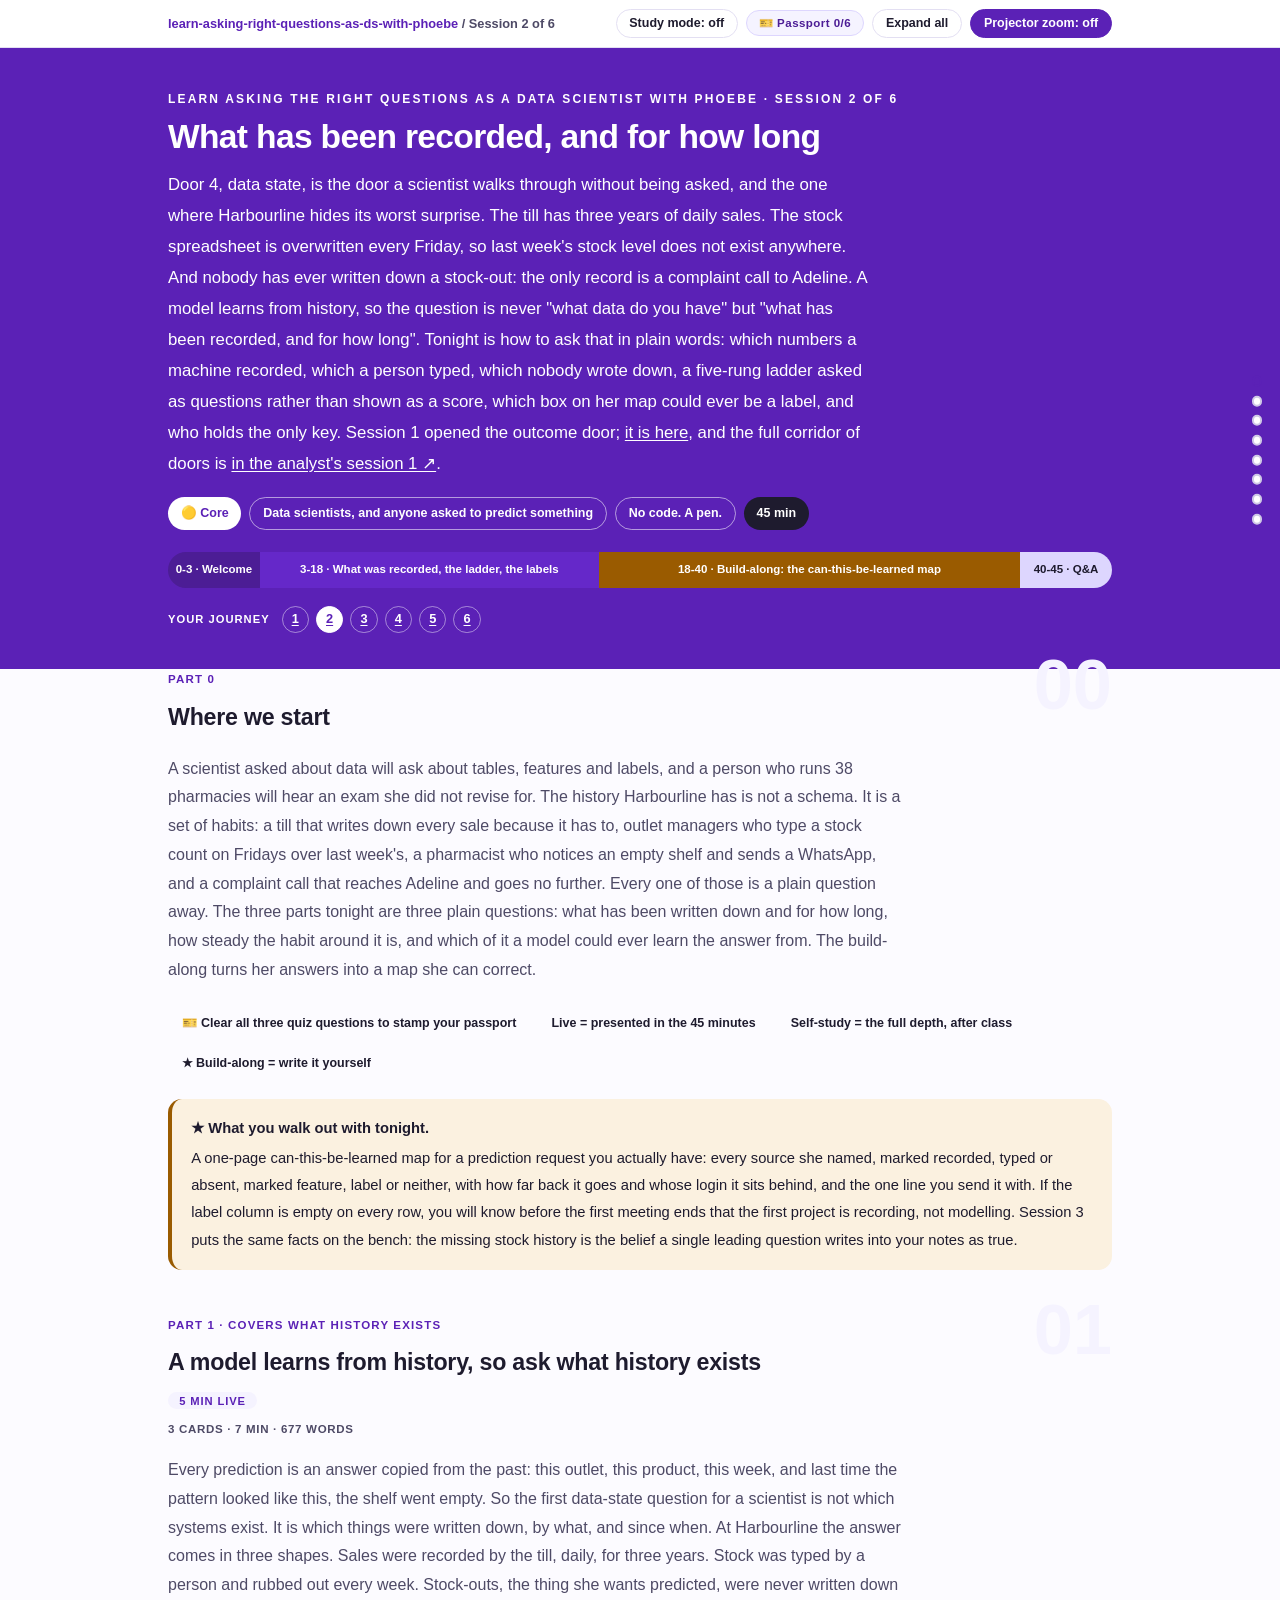
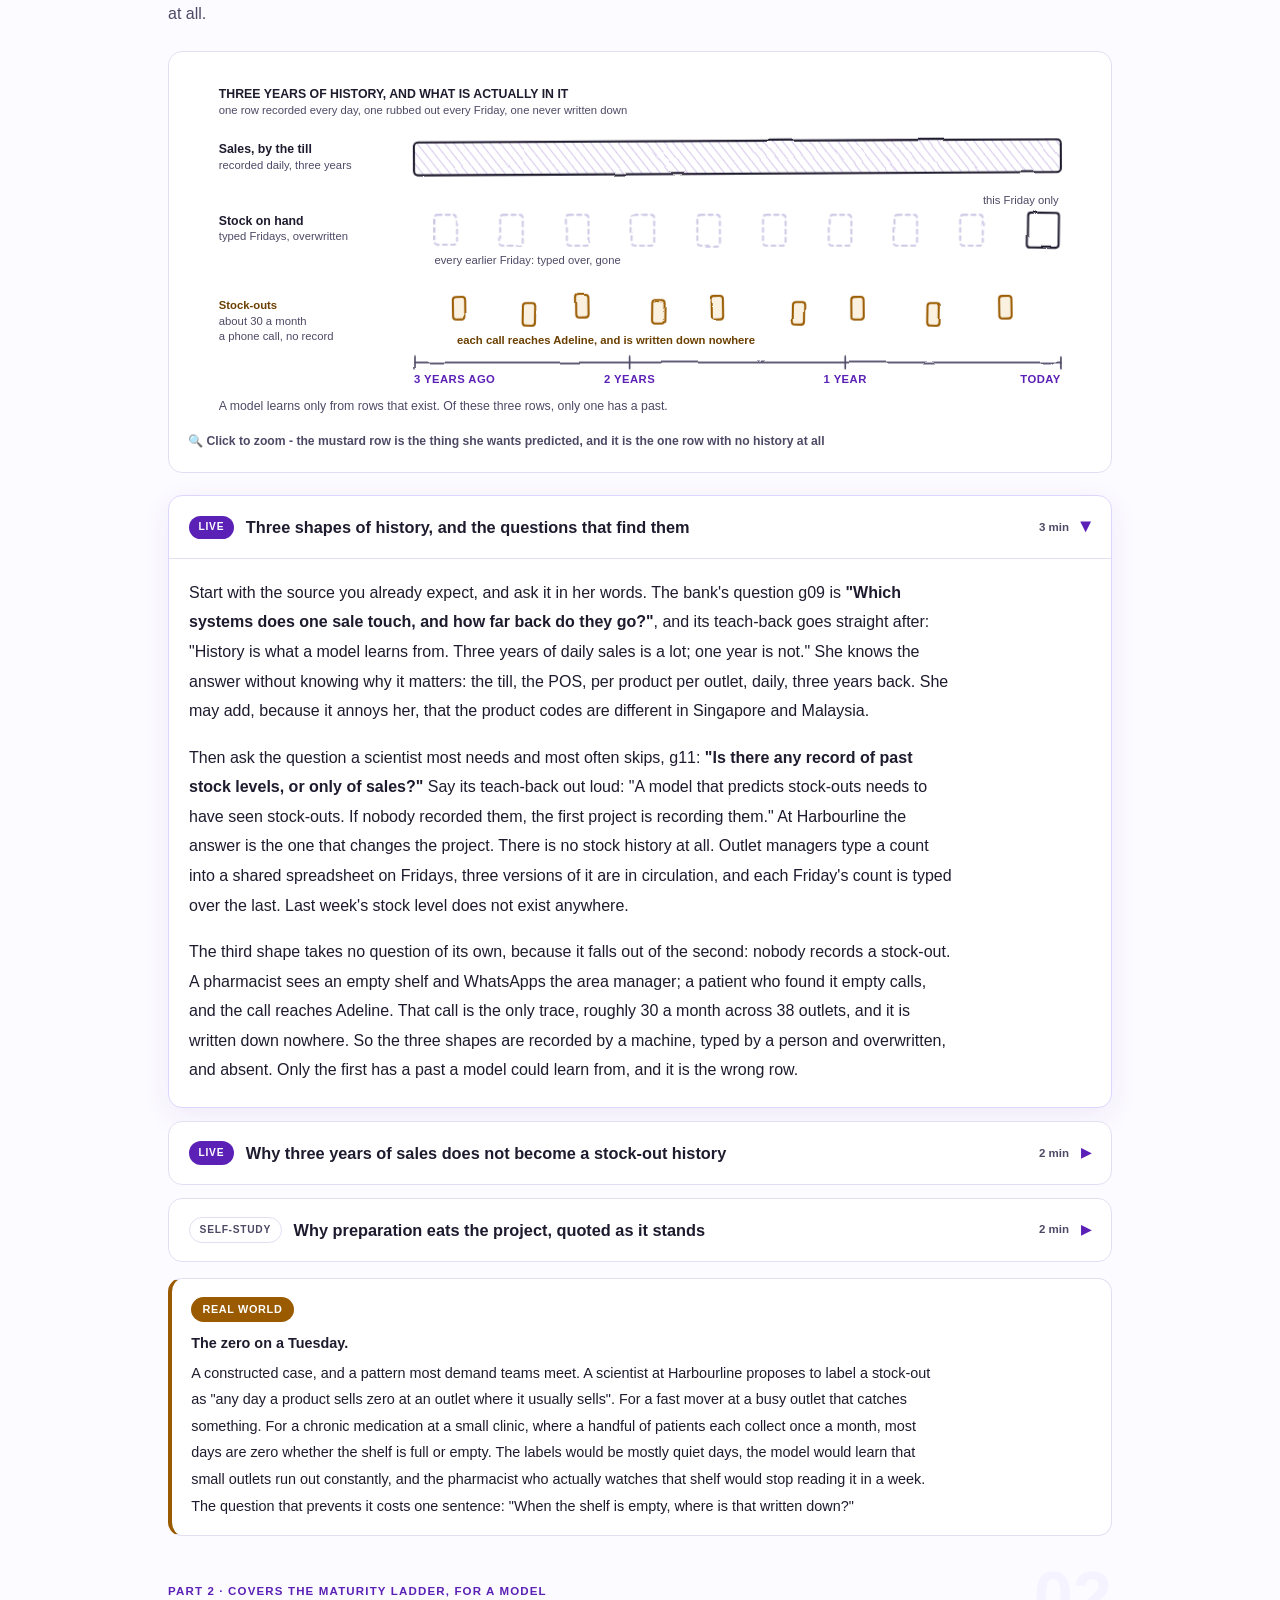
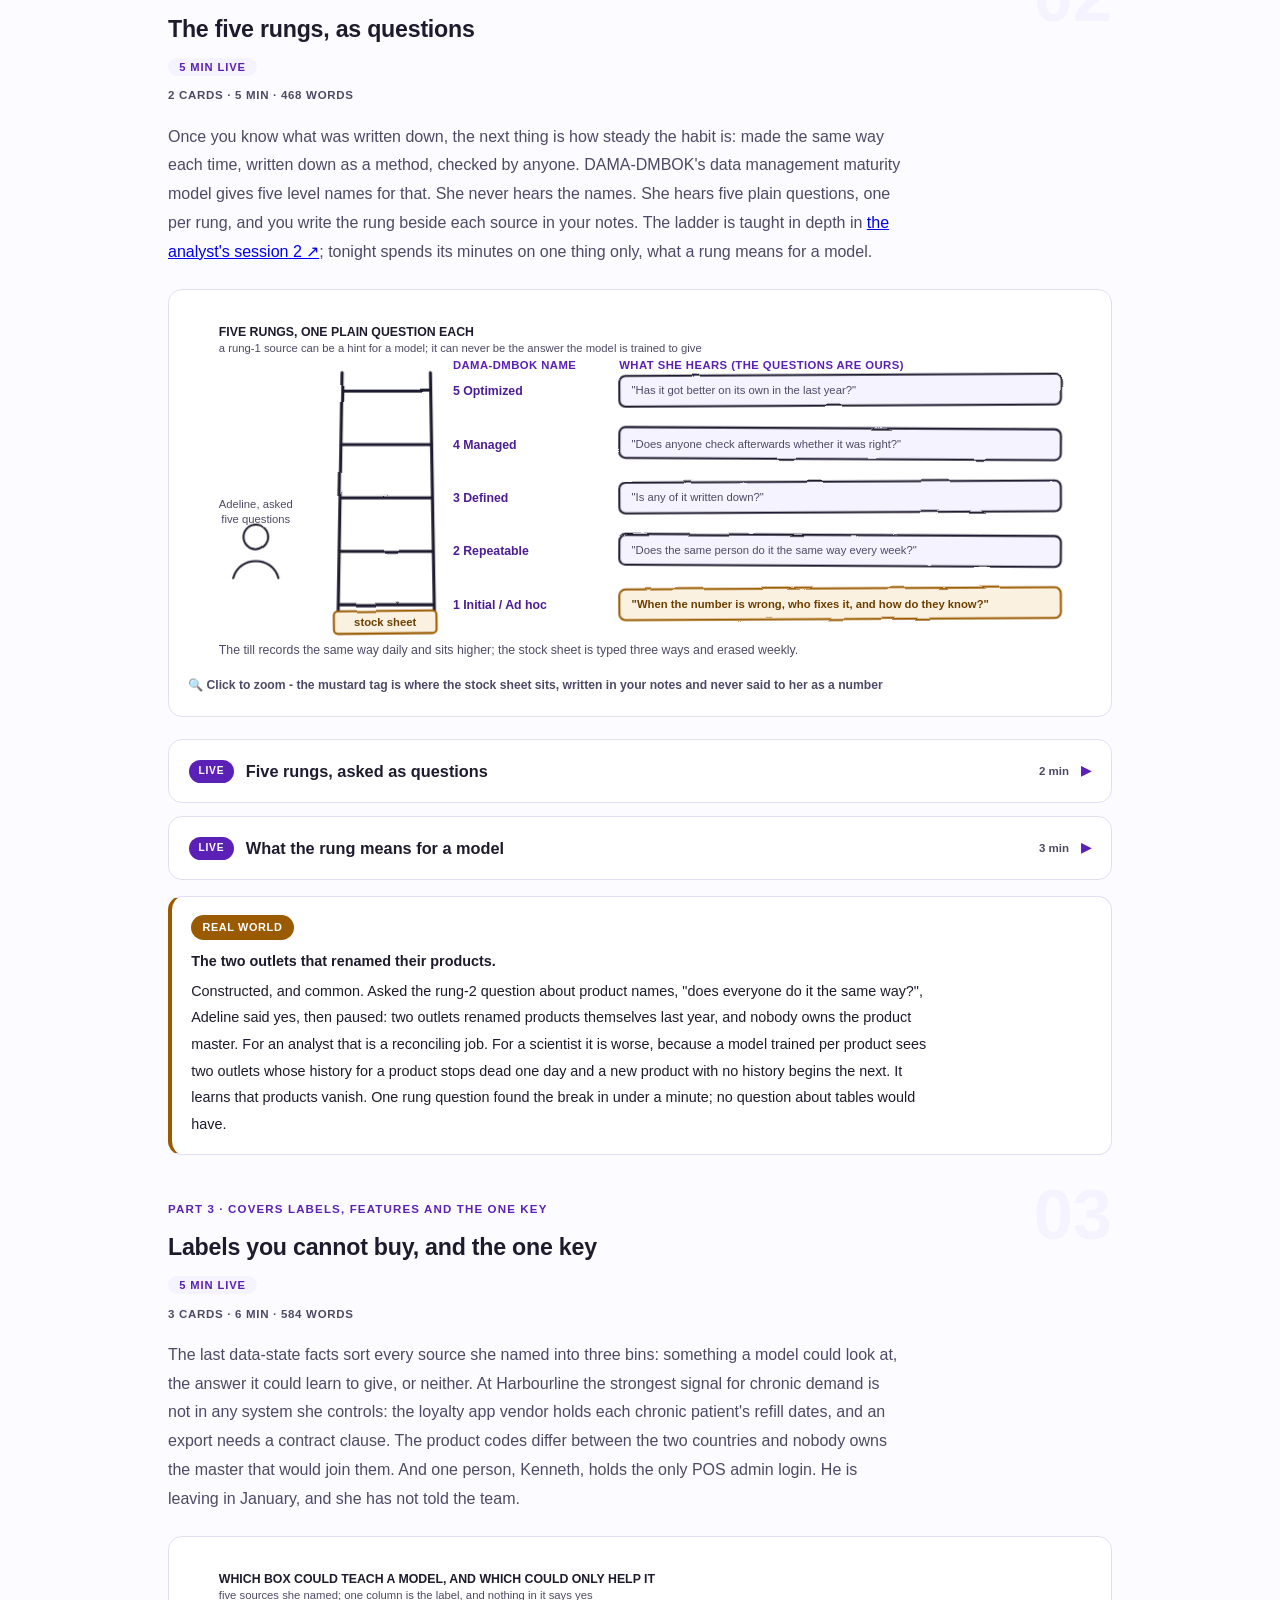
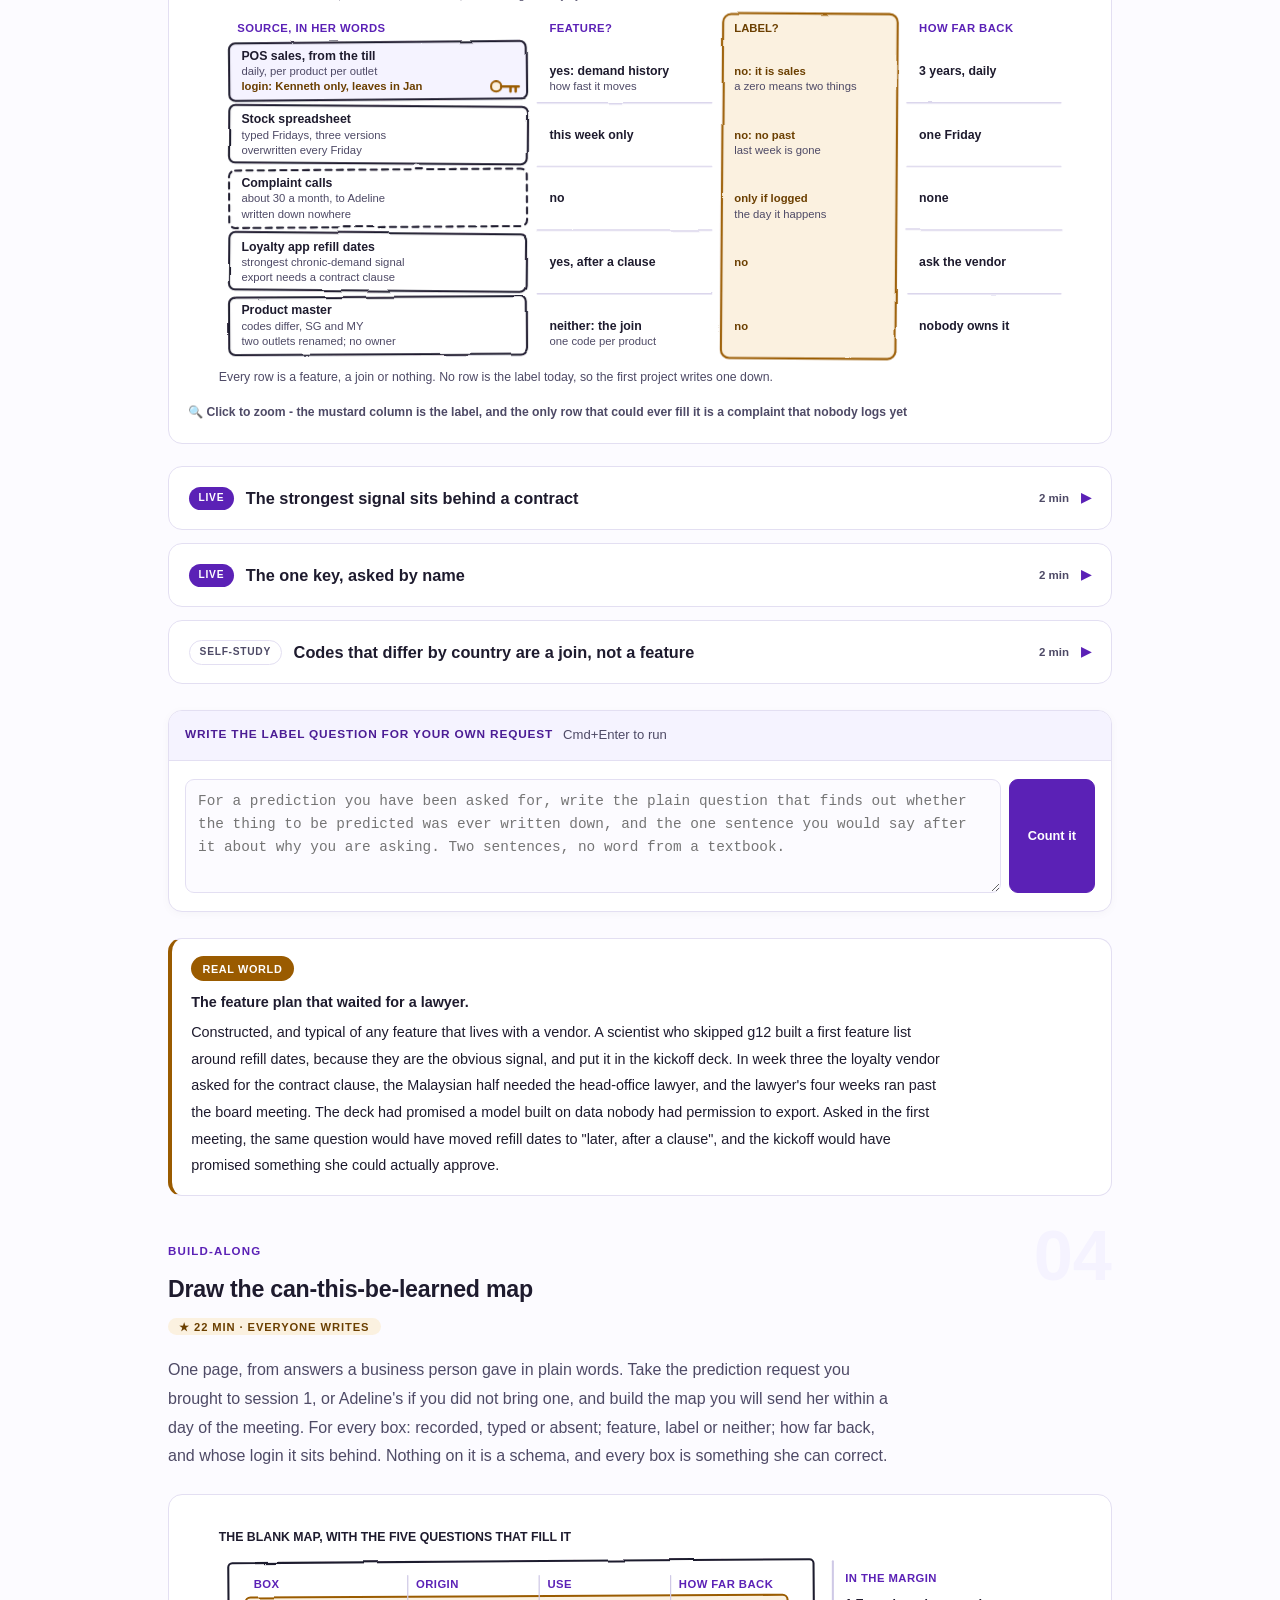
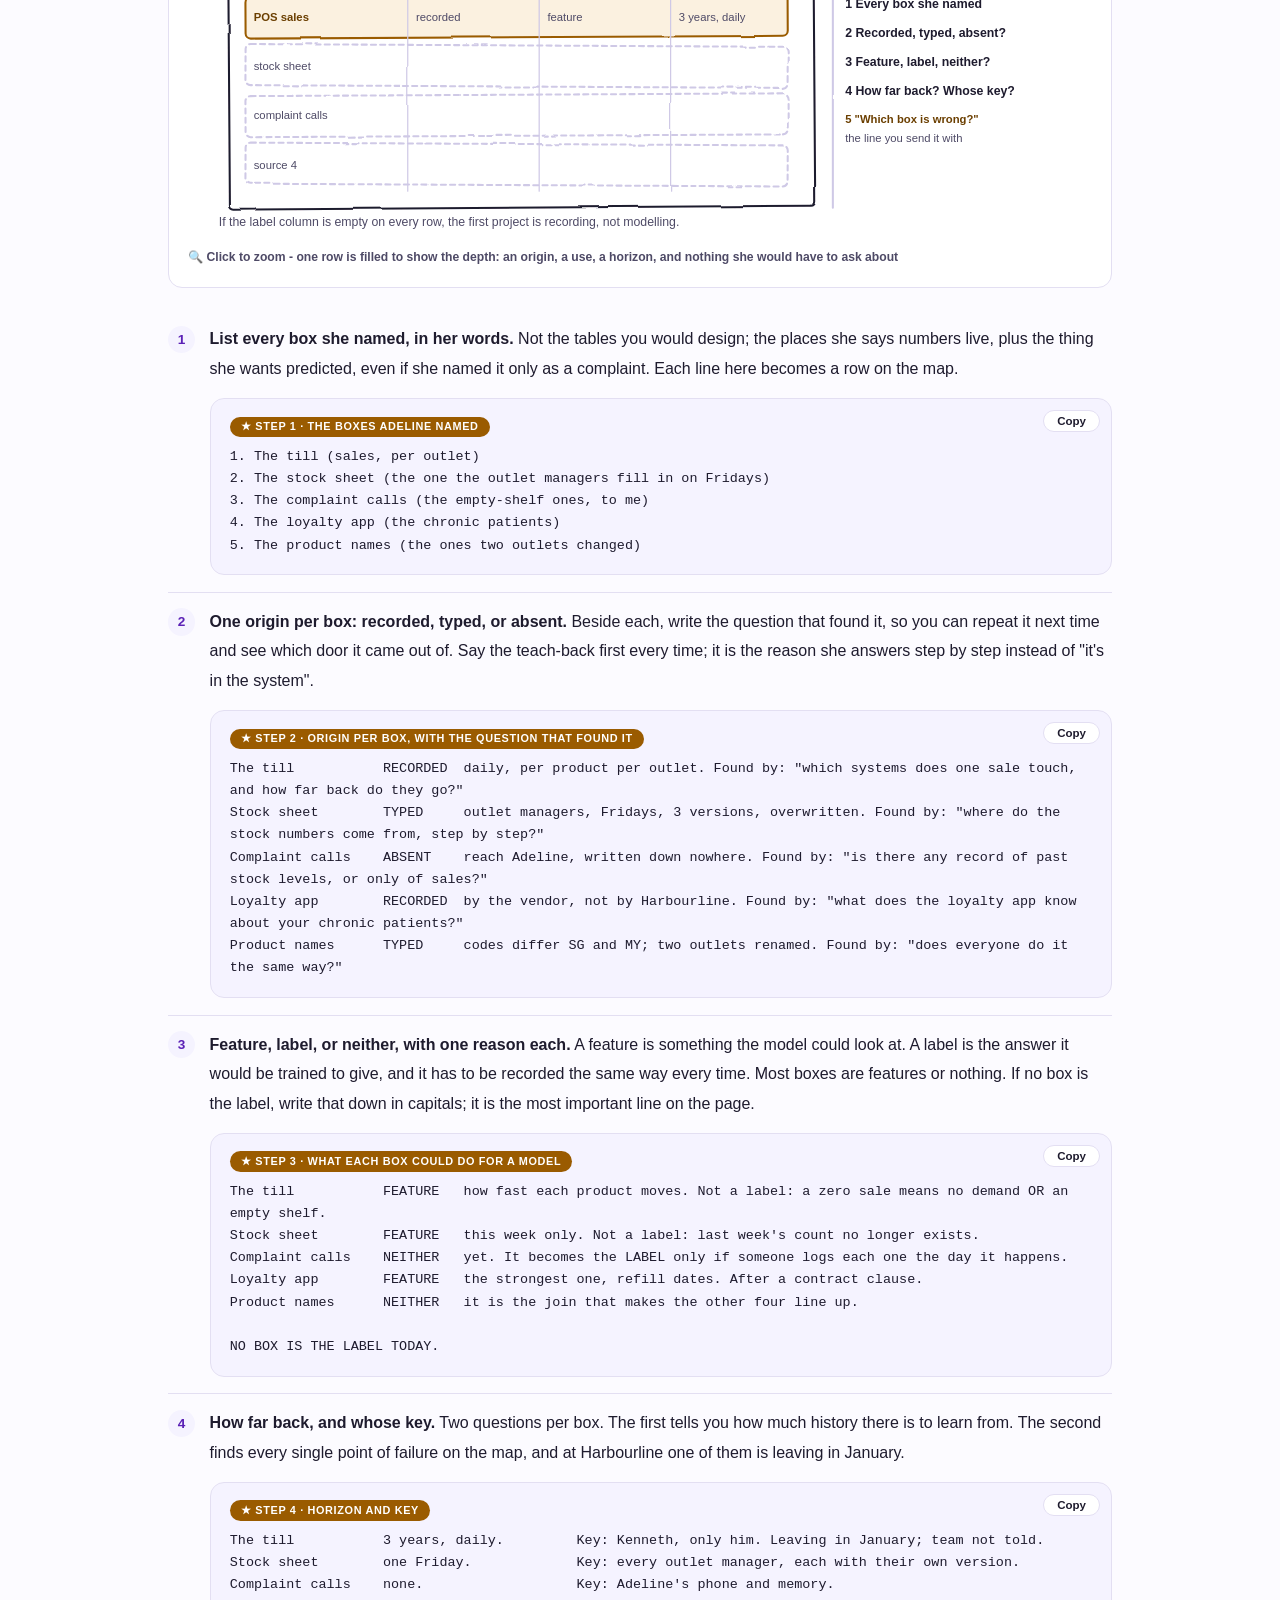
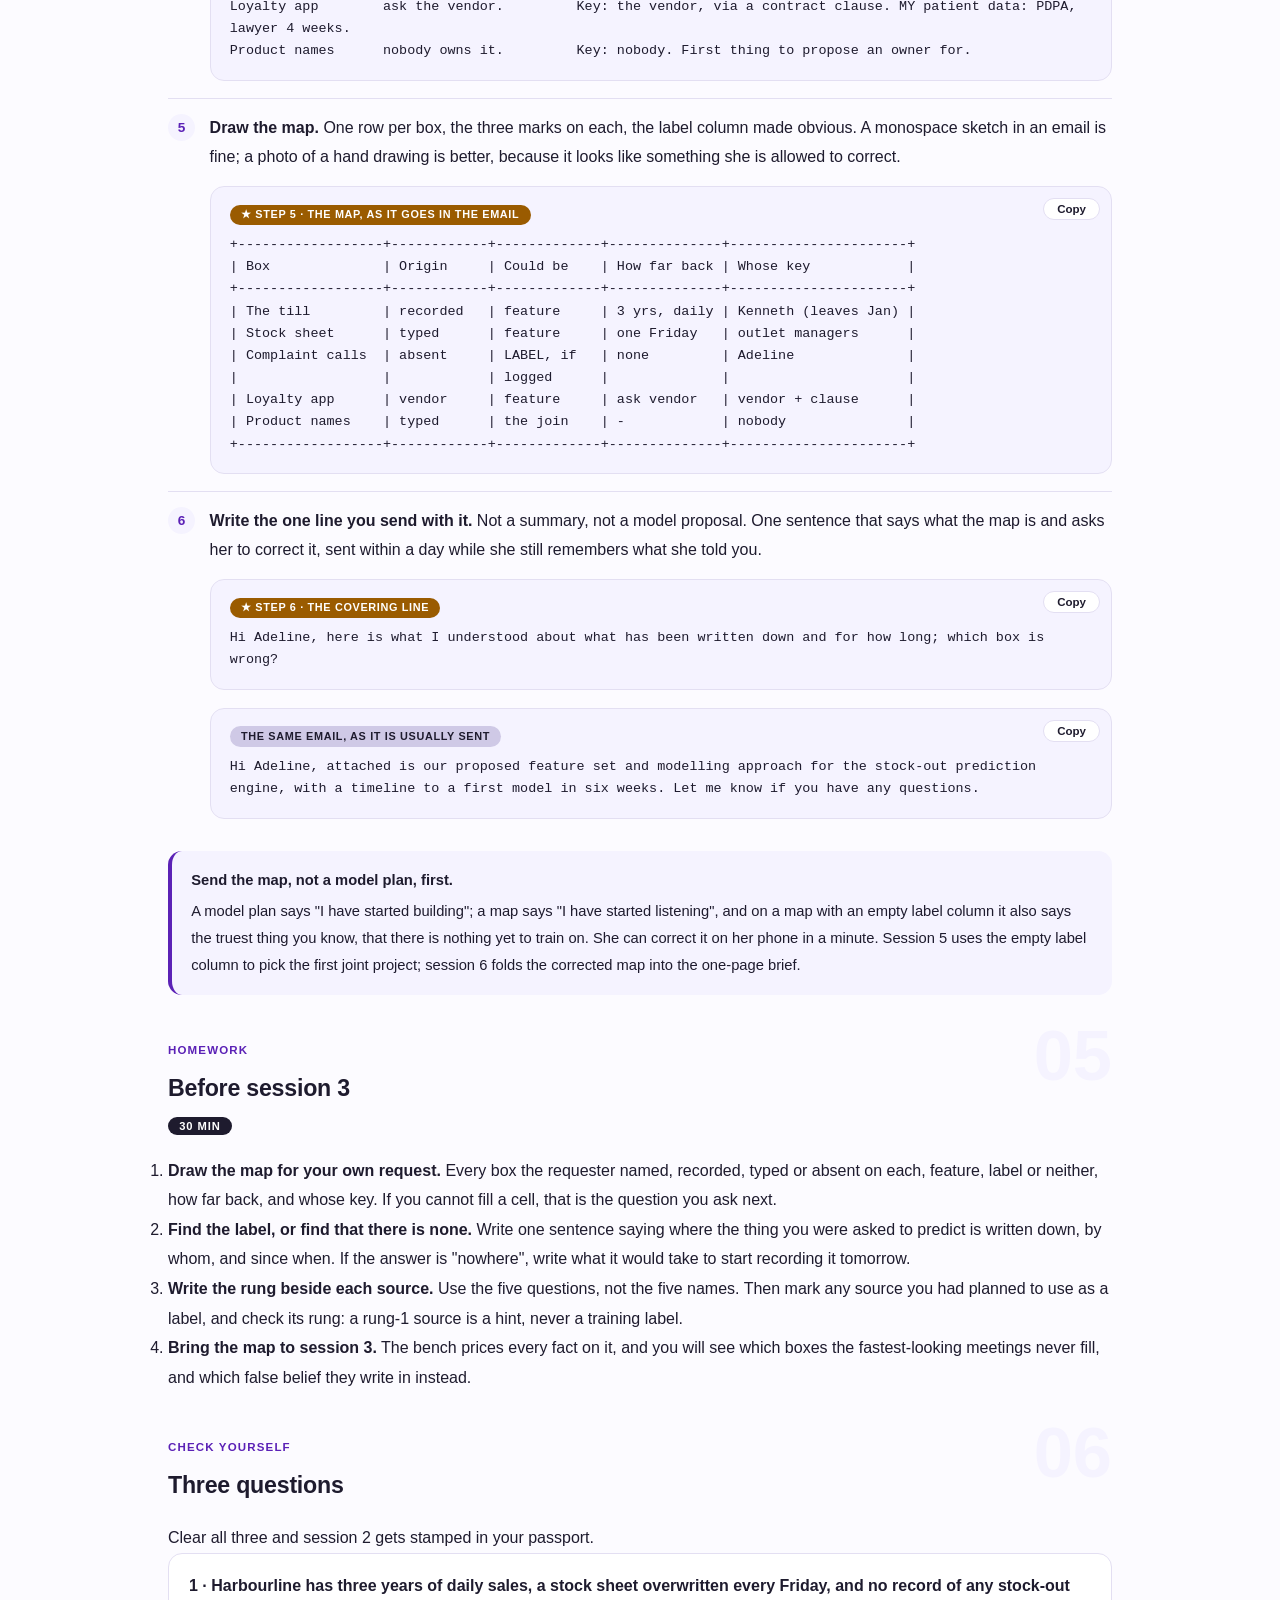
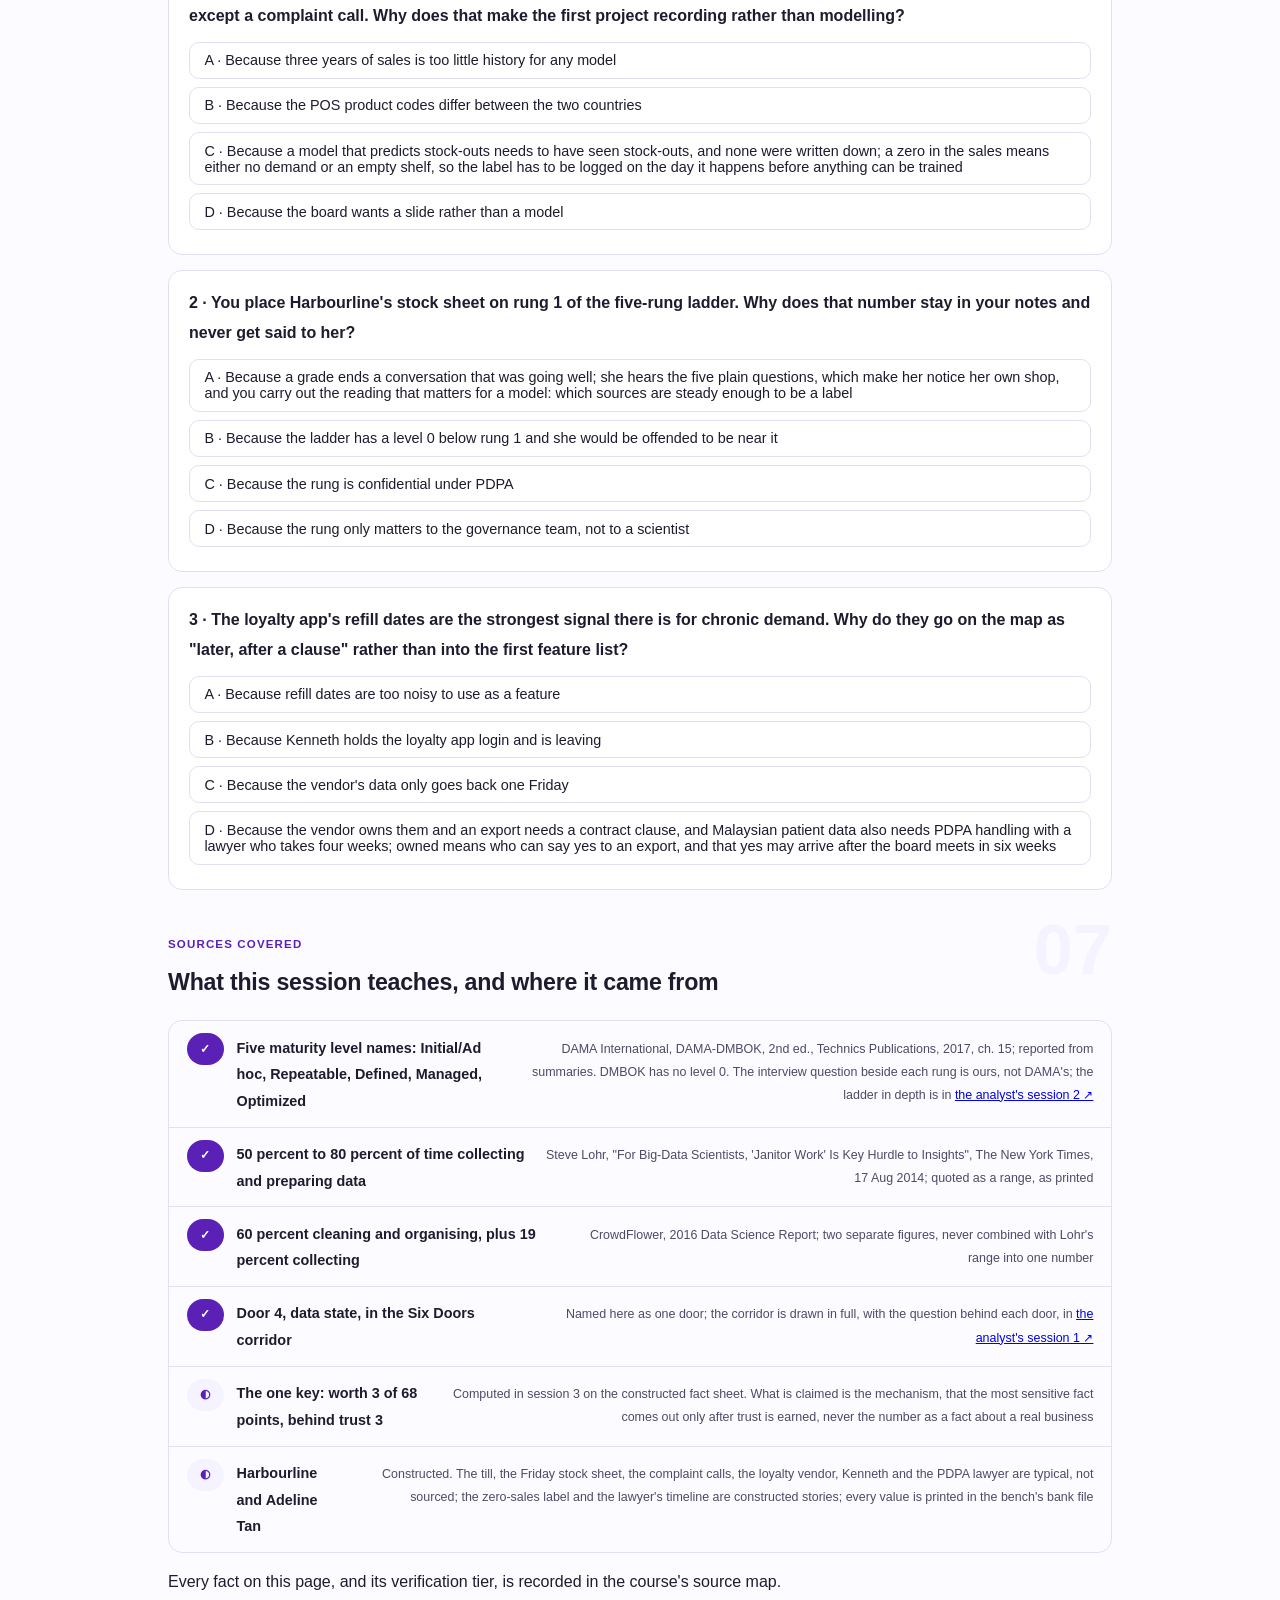
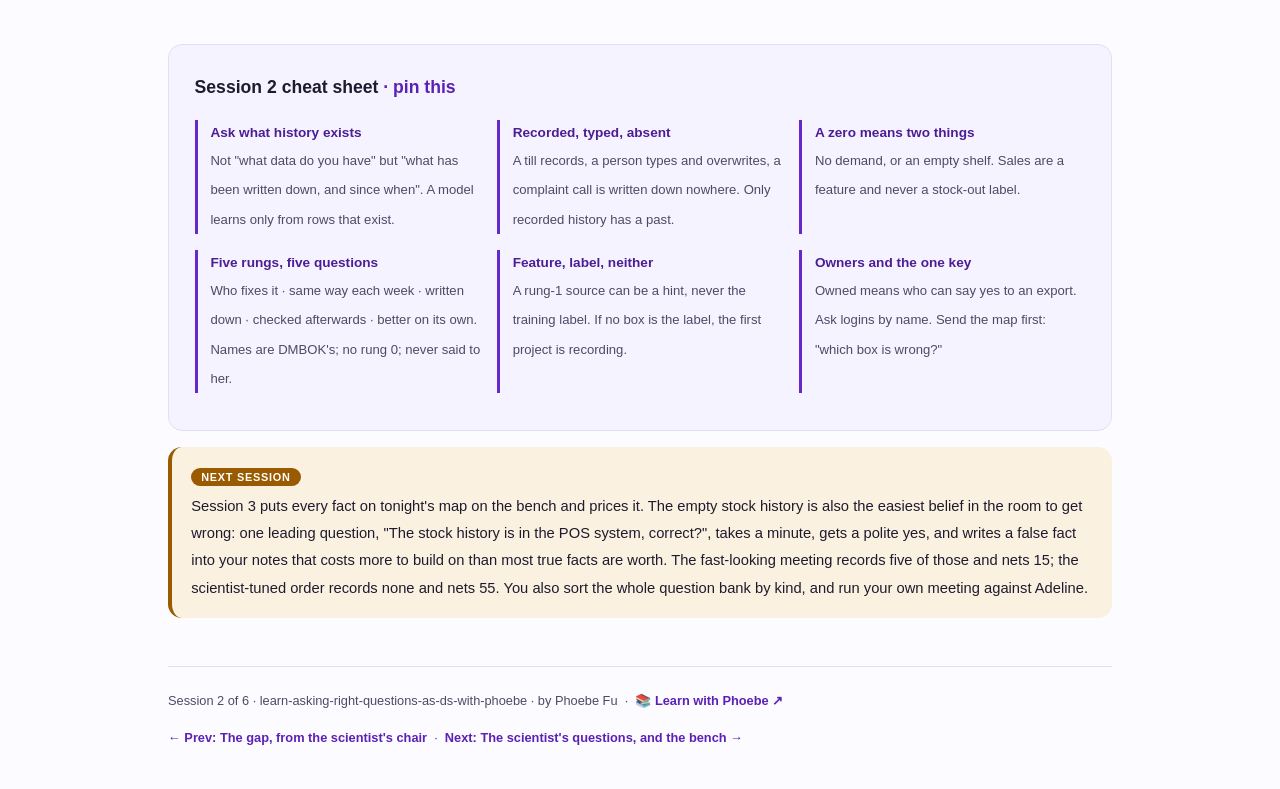
<file: courses/02-what-has-been-recorded-and-for-how-long.html>
<!DOCTYPE html>
<html lang="en">
<head>
<meta charset="UTF-8">
<meta name="viewport" content="width=device-width, initial-scale=1.0">
<!-- social:start -->
<meta name="description" content="Session 2 of 6. A model learns from history, so ask what history exists: which numbers a till recorded, which a person typed and overwrote, which were never written down at all, a five-rung maturity ladder asked as plain questions, the labels you cannot buy, the one key, and the can-this-be-learned map you send before any model.">
<meta property="og:type" content="article">
<meta property="og:site_name" content="Learn with Phoebe">
<meta property="og:title" content="What has been recorded, and for how long - learn asking the right questions as a data scientist with phoebe">
<meta property="og:description" content="Session 2 of 6. Recorded, typed or absent; five rungs asked in plain words; the labels you cannot buy and the one key; the map you send first.">
<meta property="og:url" content="https://phoebefu6.github.io/learn-asking-right-questions-as-ds-with-phoebe/courses/02-what-has-been-recorded-and-for-how-long.html">
<meta property="og:image" content="https://phoebefu6.github.io/learn-asking-right-questions-as-ds-with-phoebe/assets/og-cover.png">
<meta property="og:image:width" content="1200">
<meta property="og:image:height" content="630">
<meta name="twitter:card" content="summary_large_image">
<meta name="twitter:title" content="What has been recorded, and for how long - learn asking the right questions as a data scientist with phoebe">
<meta name="twitter:description" content="Session 2 of 6. What history exists, the five rungs, the labels you cannot buy, the map you send first.">
<meta name="twitter:image" content="https://phoebefu6.github.io/learn-asking-right-questions-as-ds-with-phoebe/assets/og-cover.png">
<!-- social:end -->
<title>Session 2 · What has been recorded, and for how long - learn asking the right questions as a data scientist with phoebe</title>
<link rel="stylesheet" href="../assets/style.css?v=20">
</head>
<body>

<div class="toolbar">
  <div class="wrap">
    <span class="crumb"><a href="../index.html">learn-asking-right-questions-as-ds-with-phoebe</a> / Session 2 of 6</span>
    <button class="btn" id="toggle-all" type="button">Expand all</button>
    <button class="btn primary" id="zoom-toggle" type="button">Projector zoom: off</button>
  </div>
</div>

<header class="masthead">
  <div class="wrap">
    <div class="eyebrow">Learn Asking the Right Questions as a Data Scientist with Phoebe · Session 2 of 6</div>
    <h1>What has been <span class="accent">recorded</span>, and for how long</h1>
    <p class="sub">Door 4, data state, is the door a scientist walks through without being asked, and the one where Harbourline hides its worst surprise. The till has three years of daily sales. The stock spreadsheet is overwritten every Friday, so last week's stock level does not exist anywhere. And nobody has ever written down a stock-out: the only record is a complaint call to Adeline. A model learns from history, so the question is never "what data do you have" but "what has been recorded, and for how long". Tonight is how to ask that in plain words: which numbers a machine recorded, which a person typed, which nobody wrote down, a five-rung ladder asked as questions rather than shown as a score, which box on her map could ever be a label, and who holds the only key. Session 1 opened the outcome door; <a href="01-the-gap-from-the-scientists-chair.html">it is here</a>, and the full corridor of doors is <a href="https://phoebefu6.github.io/learn-asking-right-questions-as-da-with-phoebe/courses/01-why-the-gap-and-the-six-doors.html">in the analyst's session 1 ↗</a>.</p>
    <div class="chip-row">
      <span class="chip level">🟡 Core</span>
      <span class="chip audience">Data scientists, and anyone asked to predict something</span>
      <span class="chip audience">No code. A pen.</span>
      <span class="chip time">45 min</span>
    </div>
    <div class="agenda">
      <span class="a1" style="flex:1">0-3 · Welcome</span>
      <span class="a2" style="flex:4">3-18 · What was recorded, the ladder, the labels</span>
      <span class="a3" style="flex:5">18-40 · Build-along: the can-this-be-learned map</span>
      <span class="a4" style="flex:1">40-45 · Q&amp;A</span>
    </div>
  </div>
</header>

<main class="wrap">

  <section class="section" id="intro">
    <div class="section-kicker">
      <span class="klabel">Part 0</span>
      <h2>Where we start</h2>
    </div>
    <p class="lede">A scientist asked about data will ask about tables, features and labels, and a person who runs 38 pharmacies will hear an exam she did not revise for. The history Harbourline has is not a schema. It is a set of habits: a till that writes down every sale because it has to, outlet managers who type a stock count on Fridays over last week's, a pharmacist who notices an empty shelf and sends a WhatsApp, and a complaint call that reaches Adeline and goes no further. Every one of those is a plain question away. The three parts tonight are three plain questions: what has been written down and for how long, how steady the habit around it is, and which of it a model could ever learn the answer from. The build-along turns her answers into a map she can correct.</p>

    <div class="legend">
      <span class="pill">🎫 Clear all three quiz questions to stamp your passport</span>
      <span class="pill">Live = presented in the 45 minutes</span>
      <span class="pill">Self-study = the full depth, after class</span>
      <span class="pill">★ Build-along = write it yourself</span>
    </div>

    <div class="callout win">
      <p><strong>★ What you walk out with tonight.</strong> A one-page can-this-be-learned map for a prediction request you actually have: every source she named, marked recorded, typed or absent, marked feature, label or neither, with how far back it goes and whose login it sits behind, and the one line you send it with. If the label column is empty on every row, you will know before the first meeting ends that the first project is recording, not modelling. Session 3 puts the same facts on the bench: the missing stock history is the belief a single leading question writes into your notes as true.</p>
    </div>
  </section>

  <section class="section" id="part-1">
    <div class="section-kicker">
      <span class="klabel">Part 1 · covers what history exists</span>
      <h2>A model learns from history, so ask what history exists</h2>
      <span class="tag concept">5 min live</span>
    </div>
    <p class="lede">Every prediction is an answer copied from the past: this outlet, this product, this week, and last time the pattern looked like this, the shelf went empty. So the first data-state question for a scientist is not which systems exist. It is which things were written down, by what, and since when. At Harbourline the answer comes in three shapes. Sales were recorded by the till, daily, for three years. Stock was typed by a person and rubbed out every week. Stock-outs, the thing she wants predicted, were never written down at all.</p>

    <figure class="zoomable">
      <svg viewBox="0 0 880 340" xmlns="http://www.w3.org/2000/svg" role="img" aria-label="A hand-drawn three-year timeline with three rows. The top row, sales from the till, is a continuous hatched band from three years ago to today, because every day was recorded. The middle row, stock on hand, is a line of empty dashed boxes, one per Friday, each overwritten, with a single solid box at today labelled this Friday only. The bottom row, stock-outs, drawn in mustard because it is the thing to be predicted, is a scatter of small phones, each a complaint call, with no line or record underneath them.">
        <defs>
          <filter id="s2aSk" x="-3%" y="-3%" width="106%" height="106%"><feTurbulence type="fractalNoise" baseFrequency="0.02" numOctaves="2" seed="24" result="n"/><feDisplacementMap in="SourceGraphic" in2="n" scale="2.4" xChannelSelector="R" yChannelSelector="G"/></filter>
          <pattern id="s2aHc" patternUnits="userSpaceOnUse" width="7" height="7" patternTransform="rotate(-38)"><line x1="0" y1="0" x2="0" y2="7" stroke="#5B21B6" stroke-width="1" opacity=".5"/></pattern>
          <marker id="s2aAr" viewBox="0 0 10 10" refX="9" refY="5" markerWidth="8" markerHeight="8" orient="auto"><path d="M1 1 L9 5 L1 9" fill="none" stroke="#1E1B2E" stroke-width="1.6" stroke-linecap="round"/></marker>
        </defs>
        <style>
          .s2aH { font: 800 12px Inter, sans-serif; fill: #1E1B2E; }
          .s2aL { font: 600 12px Inter, sans-serif; fill: #1E1B2E; }
          .s2aS { font: 400 11px Inter, sans-serif; fill: #4E4A66; }
          .s2aB { font: 800 11px Inter, sans-serif; fill: #6B3F00; }
          .s2aA { font: 700 11px Inter, sans-serif; fill: #5B21B6; letter-spacing: .04em; }
          .s2aN { font: 400 12px Inter, sans-serif; fill: #4E4A66; }
        </style>

        <text class="s2aH" x="30" y="26">THREE YEARS OF HISTORY, AND WHAT IS ACTUALLY IN IT</text>
        <text class="s2aS" x="30" y="42">one row recorded every day, one rubbed out every Friday, one never written down</text>

        <g filter="url(#s2aSk)" fill="none" stroke="#1E1B2E" stroke-width="2" stroke-linecap="round" stroke-linejoin="round">
          <!-- row 1: sales, recorded every day by the till -->
          <rect x="220" y="68" width="630" height="32" rx="4" transform="rotate(-0.3 535 84)" fill="url(#s2aHc)"/>
          <!-- row 2: stock, one Friday snapshot, every earlier one overwritten -->
          <rect x="240" y="140" width="22" height="30" rx="3" stroke="#CFC9E6" stroke-dasharray="4 4"/>
          <rect x="304" y="140" width="22" height="30" rx="3" stroke="#CFC9E6" stroke-dasharray="4 4"/>
          <rect x="368" y="140" width="22" height="30" rx="3" stroke="#CFC9E6" stroke-dasharray="4 4"/>
          <rect x="432" y="140" width="22" height="30" rx="3" stroke="#CFC9E6" stroke-dasharray="4 4"/>
          <rect x="496" y="140" width="22" height="30" rx="3" stroke="#CFC9E6" stroke-dasharray="4 4"/>
          <rect x="560" y="140" width="22" height="30" rx="3" stroke="#CFC9E6" stroke-dasharray="4 4"/>
          <rect x="624" y="140" width="22" height="30" rx="3" stroke="#CFC9E6" stroke-dasharray="4 4"/>
          <rect x="688" y="140" width="22" height="30" rx="3" stroke="#CFC9E6" stroke-dasharray="4 4"/>
          <rect x="752" y="140" width="22" height="30" rx="3" stroke="#CFC9E6" stroke-dasharray="4 4"/>
          <rect x="818" y="138" width="30" height="34" rx="3" transform="rotate(0.8 833 155)" fill="#FFFFFF"/>
          <!-- row 3: stock-outs, a complaint call each, nothing underneath -->
          <rect x="258" y="220" width="12" height="22" rx="3" transform="rotate(-1 264 231)" fill="#FBF1E0" stroke="#9A5B00"/>
          <rect x="326" y="226" width="12" height="22" rx="3" transform="rotate(1 332 237)" fill="#FBF1E0" stroke="#9A5B00"/>
          <rect x="378" y="218" width="12" height="22" rx="3" transform="rotate(-0.8 384 229)" fill="#FBF1E0" stroke="#9A5B00"/>
          <rect x="452" y="224" width="12" height="22" rx="3" transform="rotate(0.8 458 235)" fill="#FBF1E0" stroke="#9A5B00"/>
          <rect x="510" y="219" width="12" height="22" rx="3" transform="rotate(-1 516 230)" fill="#FBF1E0" stroke="#9A5B00"/>
          <rect x="588" y="225" width="12" height="22" rx="3" transform="rotate(1 594 236)" fill="#FBF1E0" stroke="#9A5B00"/>
          <rect x="646" y="220" width="12" height="22" rx="3" transform="rotate(-0.6 652 231)" fill="#FBF1E0" stroke="#9A5B00"/>
          <rect x="720" y="226" width="12" height="22" rx="3" transform="rotate(0.9 726 237)" fill="#FBF1E0" stroke="#9A5B00"/>
          <rect x="790" y="219" width="12" height="22" rx="3" transform="rotate(-0.9 796 230)" fill="#FBF1E0" stroke="#9A5B00"/>
          <!-- the time axis -->
          <path d="M220 284 L850 284" stroke="#4E4A66" stroke-width="1.6"/>
          <path d="M220 278 L220 290 M430 278 L430 290 M640 278 L640 290 M850 278 L850 290" stroke="#4E4A66" stroke-width="1.6"/>
        </g>

        <text class="s2aL" x="30" y="80">Sales, by the till</text>
        <text class="s2aS" x="30" y="95">recorded daily, three years</text>
        <text class="s2aL" x="30" y="150">Stock on hand</text>
        <text class="s2aS" x="30" y="165">typed Fridays, overwritten</text>
        <text class="s2aB" x="30" y="232">Stock-outs</text>
        <text class="s2aS" x="30" y="247">about 30 a month</text>
        <text class="s2aS" x="30" y="262">a phone call, no record</text>

        <text class="s2aS" x="848" y="130" text-anchor="end">this Friday only</text>
        <text class="s2aS" x="240" y="188">every earlier Friday: typed over, gone</text>
        <text class="s2aB" x="262" y="266">each call reaches Adeline, and is written down nowhere</text>

        <text class="s2aA" x="220" y="304">3 YEARS AGO</text>
        <text class="s2aA" x="430" y="304" text-anchor="middle">2 YEARS</text>
        <text class="s2aA" x="640" y="304" text-anchor="middle">1 YEAR</text>
        <text class="s2aA" x="850" y="304" text-anchor="end">TODAY</text>

        <text class="s2aN" x="30" y="330">A model learns only from rows that exist. Of these three rows, only one has a past.</text>
      </svg>
      <figcaption>🔍 Click to zoom - the mustard row is the thing she wants predicted, and it is the one row with no history at all</figcaption>
    </figure>

    <details class="card" open>
      <summary><span class="mode live">Live</span>Three shapes of history, and the questions that find them<span class="mini">3 min</span><span class="caret">▶</span></summary>
      <div class="body">
        <p>Start with the source you already expect, and ask it in her words. The bank's question g09 is <strong>"Which systems does one sale touch, and how far back do they go?"</strong>, and its teach-back goes straight after: "History is what a model learns from. Three years of daily sales is a lot; one year is not." She knows the answer without knowing why it matters: the till, the POS, per product per outlet, daily, three years back. She may add, because it annoys her, that the product codes are different in Singapore and Malaysia.</p>
        <p>Then ask the question a scientist most needs and most often skips, g11: <strong>"Is there any record of past stock levels, or only of sales?"</strong> Say its teach-back out loud: "A model that predicts stock-outs needs to have seen stock-outs. If nobody recorded them, the first project is recording them." At Harbourline the answer is the one that changes the project. There is no stock history at all. Outlet managers type a count into a shared spreadsheet on Fridays, three versions of it are in circulation, and each Friday's count is typed over the last. Last week's stock level does not exist anywhere.</p>
        <p>The third shape takes no question of its own, because it falls out of the second: nobody records a stock-out. A pharmacist sees an empty shelf and WhatsApps the area manager; a patient who found it empty calls, and the call reaches Adeline. That call is the only trace, roughly 30 a month across 38 outlets, and it is written down nowhere. So the three shapes are recorded by a machine, typed by a person and overwritten, and absent. Only the first has a past a model could learn from, and it is the wrong row.</p>
      </div>
    </details>

    <details class="card">
      <summary><span class="mode live">Live</span>Why three years of sales does not become a stock-out history<span class="mini">2 min</span><span class="caret">▶</span></summary>
      <div class="body">
        <p>The tempting move is to reconstruct stock-outs from the sales. It fails for a reason you can explain to her in a sentence: <strong>a day with no sales means two different things</strong>. Either nobody came in wanting the product, or somebody did and the shelf was empty. The till writes the same zero for both. A model trained on sales learns what people bought, not what they would have bought, and the gap between the two is exactly the stock-out she is trying to stop.</p>
        <p>Sales history is still worth having. It is a feature, and a strong one: it says how fast each of the 40 chronic-medication products moves in each outlet. It is not a label. The label, the row that says "this outlet, this product, this day, the shelf was empty", has to be written down by somebody on the day it happens, and nobody does. That sentence, said in the meeting, is the difference between promising a model and promising a log.</p>
      </div>
    </details>

    <details class="card">
      <summary><span class="mode self">Self-study</span>Why preparation eats the project, quoted as it stands<span class="mini">2 min</span><span class="caret">▶</span></summary>
      <div class="body">
        <p>Two sources are usually run together into one number, and they should not be. In 2014 Steve Lohr reported in <em>The New York Times</em> that data scientists spend 50 percent to 80 percent of their time collecting and preparing data before it can be explored. In 2016 CrowdFlower's data science survey reported that respondents spent 60 percent of their time cleaning and organising data and a further 19 percent collecting it. Different methods, different shapes of answer: one a range for collecting and preparing together, the other two separate figures. Quote whichever you use as it stands, and never the single "80 percent cleaning" figure that circulates as if one survey had measured it, because none did.</p>
        <p>The reason behind both figures matters more than either number. Preparation time is mostly the cost of typed and absent data found late: reconciling three versions of a stock sheet, discovering in week three that the history you planned to train on was overwritten. For a scientist the worst case is sharper than for an analyst. An analyst with a missing history can report from today onward. A model with no labels cannot be trained at all. Every minute spent at door 4 asking "what was written down, and since when" is a minute not spent finding out after the kickoff.</p>
      </div>
    </details>

    <div class="callout example">
      <span class="ex-pill">Real world</span>
      <p><strong>The zero on a Tuesday.</strong> A constructed case, and a pattern most demand teams meet. A scientist at Harbourline proposes to label a stock-out as "any day a product sells zero at an outlet where it usually sells". For a fast mover at a busy outlet that catches something. For a chronic medication at a small clinic, where a handful of patients each collect once a month, most days are zero whether the shelf is full or empty. The labels would be mostly quiet days, the model would learn that small outlets run out constantly, and the pharmacist who actually watches that shelf would stop reading it in a week. The question that prevents it costs one sentence: "When the shelf is empty, where is that written down?"</p>
    </div>
  </section>

  <section class="section" id="part-2">
    <div class="section-kicker">
      <span class="klabel">Part 2 · covers the maturity ladder, for a model</span>
      <h2>The five rungs, as questions</h2>
      <span class="tag concept">5 min live</span>
    </div>
    <p class="lede">Once you know what was written down, the next thing is how steady the habit is: made the same way each time, written down as a method, checked by anyone. DAMA-DMBOK's data management maturity model gives five level names for that. She never hears the names. She hears five plain questions, one per rung, and you write the rung beside each source in your notes. The ladder is taught in depth in <a href="https://phoebefu6.github.io/learn-asking-right-questions-as-da-with-phoebe/courses/02-reading-their-data-state.html">the analyst's session 2 ↗</a>; tonight spends its minutes on one thing only, what a rung means for a model.</p>

    <figure class="zoomable">
      <svg viewBox="0 0 880 346" xmlns="http://www.w3.org/2000/svg" role="img" aria-label="A hand-drawn ladder with five rungs, named from the bottom Initial or ad hoc, Repeatable, Defined, Managed and Optimized, the five DAMA-DMBOK level names. Beside each rung is the plain question that tests for it, from when the number is wrong who fixes it, up to has it got better on its own in the last year. A person stands at the foot. A mustard tag on the bottom rung marks where Harbourline's stock spreadsheet sits.">
        <defs>
          <filter id="s2bSk" x="-3%" y="-3%" width="106%" height="106%"><feTurbulence type="fractalNoise" baseFrequency="0.02" numOctaves="2" seed="35" result="n"/><feDisplacementMap in="SourceGraphic" in2="n" scale="2.4" xChannelSelector="R" yChannelSelector="G"/></filter>
          <pattern id="s2bHc" patternUnits="userSpaceOnUse" width="7" height="7" patternTransform="rotate(-38)"><line x1="0" y1="0" x2="0" y2="7" stroke="#5B21B6" stroke-width="1" opacity=".5"/></pattern>
          <marker id="s2bAr" viewBox="0 0 10 10" refX="9" refY="5" markerWidth="8" markerHeight="8" orient="auto"><path d="M1 1 L9 5 L1 9" fill="none" stroke="#1E1B2E" stroke-width="1.6" stroke-linecap="round"/></marker>
        </defs>
        <style>
          .s2bH { font: 800 12px Inter, sans-serif; fill: #1E1B2E; }
          .s2bL { font: 600 12px Inter, sans-serif; fill: #1E1B2E; }
          .s2bS { font: 400 11px Inter, sans-serif; fill: #4E4A66; }
          .s2bB { font: 800 11px Inter, sans-serif; fill: #6B3F00; }
          .s2bV { font: 800 12px Inter, sans-serif; fill: #4C1D95; }
          .s2bA { font: 700 11px Inter, sans-serif; fill: #5B21B6; letter-spacing: .04em; }
          .s2bN { font: 400 12px Inter, sans-serif; fill: #4E4A66; }
        </style>

        <text class="s2bH" x="30" y="26">FIVE RUNGS, ONE PLAIN QUESTION EACH</text>
        <text class="s2bS" x="30" y="42">a rung-1 source can be a hint for a model; it can never be the answer the model is trained to give</text>

        <g filter="url(#s2bSk)" fill="none" stroke="#1E1B2E" stroke-width="2" stroke-linecap="round" stroke-linejoin="round">
          <!-- the rails -->
          <path d="M150 62 L146 304" stroke-width="3"/>
          <path d="M236 62 L240 304" stroke-width="3"/>
          <!-- five rungs, bottom is rung 1 -->
          <path d="M148 288 L238 288" stroke-width="3"/>
          <path d="M148 236 L238 236" stroke-width="3"/>
          <path d="M149 184 L237 184" stroke-width="3"/>
          <path d="M149 132 L237 132" stroke-width="3"/>
          <path d="M150 80 L236 80" stroke-width="3"/>
          <!-- the person at the foot -->
          <circle cx="66" cy="222" r="12"/>
          <path d="M44 262 C50 240 82 240 88 262"/>
          <!-- the stock sheet, on the bottom rung -->
          <rect x="142" y="294" width="100" height="22" rx="4" transform="rotate(-0.6 192 305)" fill="#FBF1E0" stroke="#9A5B00"/>
          <!-- the question panels -->
          <rect x="420" y="64" width="430" height="30" rx="6" transform="rotate(-0.3 635 79)" fill="#F5F3FF"/>
          <rect x="420" y="116" width="430" height="30" rx="6" transform="rotate(0.3 635 131)" fill="#F5F3FF"/>
          <rect x="420" y="168" width="430" height="30" rx="6" transform="rotate(-0.3 635 183)" fill="#F5F3FF"/>
          <rect x="420" y="220" width="430" height="30" rx="6" transform="rotate(0.3 635 235)" fill="#F5F3FF"/>
          <rect x="420" y="272" width="430" height="30" rx="6" transform="rotate(-0.3 635 287)" fill="#FBF1E0" stroke="#9A5B00"/>
        </g>

        <text class="s2bA" x="258" y="58">DAMA-DMBOK NAME</text>
        <text class="s2bA" x="420" y="58">WHAT SHE HEARS (THE QUESTIONS ARE OURS)</text>

        <text class="s2bV" x="258" y="84">5 Optimized</text>
        <text class="s2bV" x="258" y="136">4 Managed</text>
        <text class="s2bV" x="258" y="188">3 Defined</text>
        <text class="s2bV" x="258" y="240">2 Repeatable</text>
        <text class="s2bV" x="258" y="292">1 Initial / Ad hoc</text>

        <text class="s2bS" x="432" y="83">"Has it got better on its own in the last year?"</text>
        <text class="s2bS" x="432" y="135">"Does anyone check afterwards whether it was right?"</text>
        <text class="s2bS" x="432" y="187">"Is any of it written down?"</text>
        <text class="s2bS" x="432" y="239">"Does the same person do it the same way every week?"</text>
        <text class="s2bB" x="432" y="291">"When the number is wrong, who fixes it, and how do they know?"</text>

        <text class="s2bB" x="192" y="309" text-anchor="middle">stock sheet</text>
        <text class="s2bS" x="66" y="194" text-anchor="middle">Adeline, asked</text>
        <text class="s2bS" x="66" y="208" text-anchor="middle">five questions</text>

        <text class="s2bN" x="30" y="336">The till records the same way daily and sits higher; the stock sheet is typed three ways and erased weekly.</text>
      </svg>
      <figcaption>🔍 Click to zoom - the mustard tag is where the stock sheet sits, written in your notes and never said to her as a number</figcaption>
    </figure>

    <details class="card">
      <summary><span class="mode live">Live</span>Five rungs, asked as questions<span class="mini">2 min</span><span class="caret">▶</span></summary>
      <div class="body">
        <p>DAMA-DMBOK, 2nd edition, chapter 15, names five levels of data management maturity: <strong>Initial/Ad hoc, Repeatable, Defined, Managed, Optimized</strong>. Five, not six: DMBOK has no level 0, and a "not started" level you may have met belongs to a different framework. The names are all that is borrowed. The question beside each rung is ours, written so a person who runs pharmacies can answer it about her own Friday.</p>
        <p>Asked of Harbourline, the answers put the company between rung 1 and rung 2, and unevenly. The till does the same thing every day, because it has no choice, so sales sit at rung 2 at least. The stock sheet fails the rung-2 question: three versions are in circulation, so the same thing is not being done the same way. Nothing about the stock count is written down as a method, nobody checks it afterwards, and it is erased each Friday. The product master fails even the rung-1 question, because when a code is wrong nobody owns fixing it. The full assessment, with the practices behind each level, is a governance discipline; it is taught in <a href="https://phoebefu6.github.io/learn-governance-101-with-phoebe/">the Governance 101 course ↗</a>. In a discovery meeting the ladder is an interview aid and nothing more.</p>
      </div>
    </details>

    <details class="card">
      <summary><span class="mode live">Live</span>What the rung means for a model<span class="mini">3 min</span><span class="caret">▶</span></summary>
      <div class="body">
        <p>A model uses history in two roles, and the rung matters differently for each. A <strong>feature</strong> is something the model looks at: last month's sales, the day of the week, the supplier's lead time. A noisy feature makes a weaker model. A <strong>label</strong> is the answer the model is trained to reproduce: on this day, at this outlet, this product ran out. A noisy label makes a model that is confidently wrong in the same way the label was, and nothing downstream can tell.</p>
        <p>So a rung-1 source can be a feature, with care, and it can never be the training label. If the stock count is typed three ways, the model learns the three ways. The bank's question g07 carries exactly that as its teach-back: <strong>"Where do the stock numbers come from, step by step?"</strong>, then "A number typed by a person on a Friday behaves differently from one a till records. A model learns the typing habits too." Said out loud, it tells her why you care about a spreadsheet habit she had assumed was her problem, not yours.</p>
        <p>Write the rung beside each source and <strong>never tell her the number</strong>. "Your stock data is a rung 1" is a grade, and a grade ends a conversation that was going well. What she hears is five questions that each made her notice something about her own shop; what you carry out is the one reading that matters for a scientist: which sources are steady enough to be a label, and whether any of them is the thing she wants predicted. At Harbourline none is.</p>
      </div>
    </details>

    <div class="callout example">
      <span class="ex-pill">Real world</span>
      <p><strong>The two outlets that renamed their products.</strong> Constructed, and common. Asked the rung-2 question about product names, "does everyone do it the same way?", Adeline said yes, then paused: two outlets renamed products themselves last year, and nobody owns the product master. For an analyst that is a reconciling job. For a scientist it is worse, because a model trained per product sees two outlets whose history for a product stops dead one day and a new product with no history begins the next. It learns that products vanish. One rung question found the break in under a minute; no question about tables would have.</p>
    </div>
  </section>

  <section class="section" id="part-3">
    <div class="section-kicker">
      <span class="klabel">Part 3 · covers labels, features and the one key</span>
      <h2>Labels you cannot buy, and the one key</h2>
      <span class="tag concept">5 min live</span>
    </div>
    <p class="lede">The last data-state facts sort every source she named into three bins: something a model could look at, the answer it could learn to give, or neither. At Harbourline the strongest signal for chronic demand is not in any system she controls: the loyalty app vendor holds each chronic patient's refill dates, and an export needs a contract clause. The product codes differ between the two countries and nobody owns the master that would join them. And one person, Kenneth, holds the only POS admin login. He is leaving in January, and she has not told the team.</p>

    <figure class="zoomable">
      <svg viewBox="0 0 880 424" xmlns="http://www.w3.org/2000/svg" role="img" aria-label="The Harbourline can-this-be-learned map, hand-drawn as five rows. Each row is a source she named: POS sales from the till, with a small key for Kenneth's login; the stock spreadsheet; the complaint calls, in a dashed box because nothing is recorded; the loyalty app's refill dates behind a contract clause; and the product master with codes that differ between Singapore and Malaysia. Columns say whether each could be a feature, whether it could be the label, and how far back it goes. The label column is drawn in mustard, and no row in it says yes.">
        <defs>
          <filter id="s2cSk" x="-3%" y="-3%" width="106%" height="106%"><feTurbulence type="fractalNoise" baseFrequency="0.02" numOctaves="2" seed="46" result="n"/><feDisplacementMap in="SourceGraphic" in2="n" scale="2.4" xChannelSelector="R" yChannelSelector="G"/></filter>
          <pattern id="s2cHc" patternUnits="userSpaceOnUse" width="7" height="7" patternTransform="rotate(-38)"><line x1="0" y1="0" x2="0" y2="7" stroke="#5B21B6" stroke-width="1" opacity=".5"/></pattern>
          <marker id="s2cAr" viewBox="0 0 10 10" refX="9" refY="5" markerWidth="8" markerHeight="8" orient="auto"><path d="M1 1 L9 5 L1 9" fill="none" stroke="#1E1B2E" stroke-width="1.6" stroke-linecap="round"/></marker>
        </defs>
        <style>
          .s2cH { font: 800 12px Inter, sans-serif; fill: #1E1B2E; }
          .s2cL { font: 600 12px Inter, sans-serif; fill: #1E1B2E; }
          .s2cS { font: 400 11px Inter, sans-serif; fill: #4E4A66; }
          .s2cB { font: 800 11px Inter, sans-serif; fill: #6B3F00; }
          .s2cA { font: 700 11px Inter, sans-serif; fill: #5B21B6; letter-spacing: .04em; }
          .s2cN { font: 400 12px Inter, sans-serif; fill: #4E4A66; }
        </style>

        <text class="s2cH" x="30" y="26">WHICH BOX COULD TEACH A MODEL, AND WHICH COULD ONLY HELP IT</text>
        <text class="s2cS" x="30" y="42">five sources she named; one column is the label, and nothing in it says yes</text>

        <g filter="url(#s2cSk)" fill="none" stroke="#1E1B2E" stroke-width="2" stroke-linecap="round" stroke-linejoin="round">
          <!-- the label column, the thing the figure is about -->
          <rect x="520" y="56" width="170" height="336" rx="8" transform="rotate(0.4 605 224)" fill="#FBF1E0" stroke="#9A5B00"/>
          <!-- five source boxes -->
          <rect x="40" y="84" width="290" height="56" rx="6" transform="rotate(-0.5 185 112)" fill="#F5F3FF"/>
          <rect x="40" y="146" width="290" height="56" rx="6" transform="rotate(0.4 185 174)" fill="#FFFFFF"/>
          <rect x="40" y="208" width="290" height="56" rx="6" transform="rotate(-0.4 185 236)" fill="#FFFFFF" stroke-dasharray="6 5"/>
          <rect x="40" y="270" width="290" height="56" rx="6" transform="rotate(0.5 185 298)" fill="#FFFFFF"/>
          <rect x="40" y="332" width="290" height="56" rx="6" transform="rotate(-0.3 185 360)" fill="#FFFFFF"/>
          <!-- the one key, on the POS -->
          <circle cx="300" cy="127" r="5" fill="#FBF1E0" stroke="#9A5B00"/>
          <path d="M305 127 L322 127 M314 127 L314 132 M319 127 L319 132" stroke="#9A5B00" stroke-width="2.4"/>
          <!-- row rules in the other columns -->
          <path d="M340 143 L510 143 M700 143 L850 143 M340 205 L510 205 M700 205 L850 205 M340 267 L510 267 M700 267 L850 267 M340 329 L510 329 M700 329 L850 329" stroke="#CFC9E6" stroke-width="1.2"/>
        </g>

        <text class="s2cA" x="48" y="74">SOURCE, IN HER WORDS</text>
        <text class="s2cA" x="352" y="74">FEATURE?</text>
        <text class="s2cB" x="532" y="74">LABEL?</text>
        <text class="s2cA" x="712" y="74">HOW FAR BACK</text>

        <text class="s2cL" x="52" y="101">POS sales, from the till</text>
        <text class="s2cS" x="52" y="116">daily, per product per outlet</text>
        <text class="s2cB" x="52" y="131">login: Kenneth only, leaves in Jan</text>
        <text class="s2cL" x="352" y="116">yes: demand history</text>
        <text class="s2cS" x="352" y="131">how fast it moves</text>
        <text class="s2cB" x="532" y="116">no: it is sales</text>
        <text class="s2cS" x="532" y="131">a zero means two things</text>
        <text class="s2cL" x="712" y="116">3 years, daily</text>

        <text class="s2cL" x="52" y="163">Stock spreadsheet</text>
        <text class="s2cS" x="52" y="178">typed Fridays, three versions</text>
        <text class="s2cS" x="52" y="193">overwritten every Friday</text>
        <text class="s2cL" x="352" y="178">this week only</text>
        <text class="s2cB" x="532" y="178">no: no past</text>
        <text class="s2cS" x="532" y="193">last week is gone</text>
        <text class="s2cL" x="712" y="178">one Friday</text>

        <text class="s2cL" x="52" y="225">Complaint calls</text>
        <text class="s2cS" x="52" y="240">about 30 a month, to Adeline</text>
        <text class="s2cS" x="52" y="255">written down nowhere</text>
        <text class="s2cL" x="352" y="240">no</text>
        <text class="s2cB" x="532" y="240">only if logged</text>
        <text class="s2cS" x="532" y="255">the day it happens</text>
        <text class="s2cL" x="712" y="240">none</text>

        <text class="s2cL" x="52" y="287">Loyalty app refill dates</text>
        <text class="s2cS" x="52" y="302">strongest chronic-demand signal</text>
        <text class="s2cS" x="52" y="317">export needs a contract clause</text>
        <text class="s2cL" x="352" y="302">yes, after a clause</text>
        <text class="s2cB" x="532" y="302">no</text>
        <text class="s2cL" x="712" y="302">ask the vendor</text>

        <text class="s2cL" x="52" y="349">Product master</text>
        <text class="s2cS" x="52" y="364">codes differ, SG and MY</text>
        <text class="s2cS" x="52" y="379">two outlets renamed; no owner</text>
        <text class="s2cL" x="352" y="364">neither: the join</text>
        <text class="s2cS" x="352" y="379">one code per product</text>
        <text class="s2cB" x="532" y="364">no</text>
        <text class="s2cL" x="712" y="364">nobody owns it</text>

        <text class="s2cN" x="30" y="414">Every row is a feature, a join or nothing. No row is the label today, so the first project writes one down.</text>
      </svg>
      <figcaption>🔍 Click to zoom - the mustard column is the label, and the only row that could ever fill it is a complaint that nobody logs yet</figcaption>
    </figure>

    <details class="card">
      <summary><span class="mode live">Live</span>The strongest signal sits behind a contract<span class="mini">2 min</span><span class="caret">▶</span></summary>
      <div class="body">
        <p>For chronic medication, the best predictor of next week's demand is not last week's sales. It is when each regular patient is due back. Harbourline does not hold that. The bank's question g12 asks for it in her words: <strong>"What does the loyalty app know about your chronic patients, and who owns that data?"</strong> Teach-back: "Refill dates are the strongest signal there is for chronic demand, and owned means who can say yes to an export." Her answer is exact once the question is: the app vendor holds the refill dates, and an export needs a contract clause.</p>
        <p>That is a label you cannot buy and a feature you cannot yet use, and both have a clock on them. The clause is a negotiation, not a login. Anything with Malaysian patient data also needs PDPA handling, and the head-office lawyer takes four weeks to answer anything. Write both into your notes as dates, not as data. A feature that arrives after the board meeting in six weeks is a feature for the second project, and saying so in the room is kinder than discovering it in week five.</p>
      </div>
    </details>

    <details class="card">
      <summary><span class="mode live">Live</span>The one key, asked by name<span class="mini">2 min</span><span class="caret">▶</span></summary>
      <div class="body">
        <p>Question g10 is short and has to be asked with a name in it: <strong>"Who can log in to the POS back office and pull an export?"</strong> Teach-back: "Access is the first blocker on most data projects, so I ask early and I ask by name." "IT can" is not an answer. "Kenneth can, and only Kenneth" is, and it is the answer that makes you ask what happens in January. For a scientist the stakes are specific: the three years of daily sales, the only history on the map with a past, sit behind one login.</p>
        <p>The second half, that Kenneth is leaving and she has not told the team, does not come out on the first ask, whatever you ask. On the bench it sits behind the highest trust gate on her sheet, trust 3: she volunteers it only once several open questions with their reasons said aloud have shown her you are trying to help, not to audit. That is why door 4 is opened fourth. Ask it after the outcome, the Thursday decision and the pharmacist's WhatsApp, with the teach-backs in between, and you get the name, the date and the fact she has been carrying alone. Session 3 shows it as a number: the fact is worth 3 of the sheet's 68 points.</p>
      </div>
    </details>

    <details class="card">
      <summary><span class="mode self">Self-study</span>Codes that differ by country are a join, not a feature<span class="mini">2 min</span><span class="caret">▶</span></summary>
      <div class="body">
        <p>The POS product codes differ between Singapore and Malaysia, two outlets renamed products themselves last year, and nobody owns the product master. None of that is a feature, and none of it is a label. It is the join: the one table that says "these five codes are the same chronic-medication product". Without it, a model for 40 products across 38 outlets is really a pile of separate small models, each with less history than it looks like it has, and the Malaysian outlets, where supplier lead time is nine days instead of five, are the ones where a prediction has to see furthest ahead.</p>
        <p>An unowned source is not a gap in your notes to fill in later. It is the first thing to propose an owner for. Priya in finance can give two hours a week; the product master is exactly the size of job two hours a week can hold. Session 5 turns that into one of three candidate projects, alongside the stock-out log and a simple rule a model would later have to beat.</p>
      </div>
    </details>

    <div class="tryrow" data-fn="wordcount" data-multiline="1" data-title="Write the label question for your own request" data-hint="For a prediction you have been asked for, write the plain question that finds out whether the thing to be predicted was ever written down, and the one sentence you would say after it about why you are asking. Two sentences, no word from a textbook." data-seed="" data-cta="Count it"></div>

    <div class="callout example">
      <span class="ex-pill">Real world</span>
      <p><strong>The feature plan that waited for a lawyer.</strong> Constructed, and typical of any feature that lives with a vendor. A scientist who skipped g12 built a first feature list around refill dates, because they are the obvious signal, and put it in the kickoff deck. In week three the loyalty vendor asked for the contract clause, the Malaysian half needed the head-office lawyer, and the lawyer's four weeks ran past the board meeting. The deck had promised a model built on data nobody had permission to export. Asked in the first meeting, the same question would have moved refill dates to "later, after a clause", and the kickoff would have promised something she could actually approve.</p>
    </div>
  </section>

  <section class="section" id="demo-1">
    <div class="section-kicker">
      <span class="klabel">Build-along</span>
      <h2>Draw the can-this-be-learned map</h2>
      <span class="tag demo">★ 22 min · everyone writes</span>
    </div>
    <p class="lede">One page, from answers a business person gave in plain words. Take the prediction request you brought to session 1, or Adeline's if you did not bring one, and build the map you will send her within a day of the meeting. For every box: recorded, typed or absent; feature, label or neither; how far back, and whose login it sits behind. Nothing on it is a schema, and every box is something she can correct.</p>

    <figure class="zoomable">
      <svg viewBox="0 0 880 314" xmlns="http://www.w3.org/2000/svg" role="img" aria-label="A hand-drawn blank map template on a page: a header row reading box, origin, use, and how far back, then four rows. The first row is filled in mustard for the POS: recorded, feature, three years daily. The next rows are dashed and named only: stock sheet, complaint calls, source 4. In the margin to the right, five numbered questions guide the filling: every box she named, recorded typed or absent, feature label or neither, how far back and whose key, and which box is wrong.">
        <defs>
          <filter id="s2dSk" x="-3%" y="-3%" width="106%" height="106%"><feTurbulence type="fractalNoise" baseFrequency="0.02" numOctaves="2" seed="57" result="n"/><feDisplacementMap in="SourceGraphic" in2="n" scale="2.4" xChannelSelector="R" yChannelSelector="G"/></filter>
          <pattern id="s2dHc" patternUnits="userSpaceOnUse" width="7" height="7" patternTransform="rotate(-38)"><line x1="0" y1="0" x2="0" y2="7" stroke="#5B21B6" stroke-width="1" opacity=".5"/></pattern>
          <marker id="s2dAr" viewBox="0 0 10 10" refX="9" refY="5" markerWidth="8" markerHeight="8" orient="auto"><path d="M1 1 L9 5 L1 9" fill="none" stroke="#1E1B2E" stroke-width="1.6" stroke-linecap="round"/></marker>
        </defs>
        <style>
          .s2dH { font: 800 12px Inter, sans-serif; fill: #1E1B2E; }
          .s2dL { font: 600 12px Inter, sans-serif; fill: #1E1B2E; }
          .s2dS { font: 400 11px Inter, sans-serif; fill: #4E4A66; }
          .s2dB { font: 800 11px Inter, sans-serif; fill: #6B3F00; }
          .s2dA { font: 700 11px Inter, sans-serif; fill: #5B21B6; letter-spacing: .04em; }
          .s2dN { font: 400 12px Inter, sans-serif; fill: #4E4A66; }
        </style>

        <text class="s2dH" x="30" y="26">THE BLANK MAP, WITH THE FIVE QUESTIONS THAT FILL IT</text>

        <g filter="url(#s2dSk)" fill="none" stroke="#1E1B2E" stroke-width="2" stroke-linecap="round" stroke-linejoin="round">
          <!-- the page -->
          <rect x="40" y="46" width="570" height="240" rx="4" transform="rotate(-0.4 325 166)" fill="#FFFFFF"/>
          <!-- row 1 filled, to show the depth -->
          <rect x="56" y="80" width="528" height="40" rx="5" transform="rotate(-0.3 320 100)" fill="#FBF1E0" stroke="#9A5B00"/>
          <!-- rows 2 to 4, still to fill -->
          <rect x="56" y="128" width="528" height="40" rx="5" transform="rotate(0.3 320 148)" stroke="#CFC9E6" stroke-dasharray="5 4"/>
          <rect x="56" y="176" width="528" height="40" rx="5" transform="rotate(-0.3 320 196)" stroke="#CFC9E6" stroke-dasharray="5 4"/>
          <rect x="56" y="224" width="528" height="40" rx="5" transform="rotate(0.3 320 244)" stroke="#CFC9E6" stroke-dasharray="5 4"/>
          <!-- column rules -->
          <path d="M214 60 L214 270 M342 60 L342 270 M470 60 L470 270" stroke="#CFC9E6" stroke-width="1.2"/>
          <!-- margin rule -->
          <path d="M628 46 L628 286" stroke="#CFC9E6"/>
        </g>

        <text class="s2dA" x="64" y="72">BOX</text>
        <text class="s2dA" x="222" y="72">ORIGIN</text>
        <text class="s2dA" x="350" y="72">USE</text>
        <text class="s2dA" x="478" y="72">HOW FAR BACK</text>

        <text class="s2dB" x="64" y="104">POS sales</text>
        <text class="s2dS" x="222" y="104">recorded</text>
        <text class="s2dS" x="350" y="104">feature</text>
        <text class="s2dS" x="478" y="104">3 years, daily</text>

        <text class="s2dS" x="64" y="152">stock sheet</text>
        <text class="s2dS" x="64" y="200">complaint calls</text>
        <text class="s2dS" x="64" y="248">source 4</text>

        <text class="s2dA" x="640" y="66">IN THE MARGIN</text>
        <text class="s2dL" x="640" y="92">1 Every box she named</text>
        <text class="s2dL" x="640" y="120">2 Recorded, typed, absent?</text>
        <text class="s2dL" x="640" y="148">3 Feature, label, neither?</text>
        <text class="s2dL" x="640" y="176">4 How far back? Whose key?</text>
        <text class="s2dB" x="640" y="204">5 "Which box is wrong?"</text>
        <text class="s2dS" x="640" y="222">the line you send it with</text>

        <text class="s2dN" x="30" y="304">If the label column is empty on every row, the first project is recording, not modelling.</text>
      </svg>
      <figcaption>🔍 Click to zoom - one row is filled to show the depth: an origin, a use, a horizon, and nothing she would have to ask about</figcaption>
    </figure>

    <div class="steps">
      <div class="step">
        <p><strong>List every box she named, in her words.</strong> Not the tables you would design; the places she says numbers live, plus the thing she wants predicted, even if she named it only as a complaint. Each line here becomes a row on the map.</p>
        <div class="prompt-box good"><span class="label">★ Step 1 · the boxes Adeline named</span>1. The till (sales, per outlet)
2. The stock sheet (the one the outlet managers fill in on Fridays)
3. The complaint calls (the empty-shelf ones, to me)
4. The loyalty app (the chronic patients)
5. The product names (the ones two outlets changed)</div>
      </div>
      <div class="step">
        <p><strong>One origin per box: recorded, typed, or absent.</strong> Beside each, write the question that found it, so you can repeat it next time and see which door it came out of. Say the teach-back first every time; it is the reason she answers step by step instead of "it's in the system".</p>
        <div class="prompt-box good"><span class="label">★ Step 2 · origin per box, with the question that found it</span>The till           RECORDED  daily, per product per outlet. Found by: "which systems does one sale touch, and how far back do they go?"
Stock sheet        TYPED     outlet managers, Fridays, 3 versions, overwritten. Found by: "where do the stock numbers come from, step by step?"
Complaint calls    ABSENT    reach Adeline, written down nowhere. Found by: "is there any record of past stock levels, or only of sales?"
Loyalty app        RECORDED  by the vendor, not by Harbourline. Found by: "what does the loyalty app know about your chronic patients?"
Product names      TYPED     codes differ SG and MY; two outlets renamed. Found by: "does everyone do it the same way?"</div>
      </div>
      <div class="step">
        <p><strong>Feature, label, or neither, with one reason each.</strong> A feature is something the model could look at. A label is the answer it would be trained to give, and it has to be recorded the same way every time. Most boxes are features or nothing. If no box is the label, write that down in capitals; it is the most important line on the page.</p>
        <div class="prompt-box good"><span class="label">★ Step 3 · what each box could do for a model</span>The till           FEATURE   how fast each product moves. Not a label: a zero sale means no demand OR an empty shelf.
Stock sheet        FEATURE   this week only. Not a label: last week's count no longer exists.
Complaint calls    NEITHER   yet. It becomes the LABEL only if someone logs each one the day it happens.
Loyalty app        FEATURE   the strongest one, refill dates. After a contract clause.
Product names      NEITHER   it is the join that makes the other four line up.

NO BOX IS THE LABEL TODAY.</div>
      </div>
      <div class="step">
        <p><strong>How far back, and whose key.</strong> Two questions per box. The first tells you how much history there is to learn from. The second finds every single point of failure on the map, and at Harbourline one of them is leaving in January.</p>
        <div class="prompt-box good"><span class="label">★ Step 4 · horizon and key</span>The till           3 years, daily.         Key: Kenneth, only him. Leaving in January; team not told.
Stock sheet        one Friday.             Key: every outlet manager, each with their own version.
Complaint calls    none.                   Key: Adeline's phone and memory.
Loyalty app        ask the vendor.         Key: the vendor, via a contract clause. MY patient data: PDPA, lawyer 4 weeks.
Product names      nobody owns it.         Key: nobody. First thing to propose an owner for.</div>
      </div>
      <div class="step">
        <p><strong>Draw the map.</strong> One row per box, the three marks on each, the label column made obvious. A monospace sketch in an email is fine; a photo of a hand drawing is better, because it looks like something she is allowed to correct.</p>
        <div class="prompt-box good"><span class="label">★ Step 5 · the map, as it goes in the email</span>+------------------+------------+-------------+--------------+----------------------+
| Box              | Origin     | Could be    | How far back | Whose key            |
+------------------+------------+-------------+--------------+----------------------+
| The till         | recorded   | feature     | 3 yrs, daily | Kenneth (leaves Jan) |
| Stock sheet      | typed      | feature     | one Friday   | outlet managers      |
| Complaint calls  | absent     | LABEL, if   | none         | Adeline              |
|                  |            | logged      |              |                      |
| Loyalty app      | vendor     | feature     | ask vendor   | vendor + clause      |
| Product names    | typed      | the join    | -            | nobody               |
+------------------+------------+-------------+--------------+----------------------+</div>
      </div>
      <div class="step">
        <p><strong>Write the one line you send with it.</strong> Not a summary, not a model proposal. One sentence that says what the map is and asks her to correct it, sent within a day while she still remembers what she told you.</p>
        <div class="prompt-box good"><span class="label">★ Step 6 · the covering line</span>Hi Adeline, here is what I understood about what has been written down and for how long; which box is wrong?</div>
        <div class="prompt-box bad"><span class="label">The same email, as it is usually sent</span>Hi Adeline, attached is our proposed feature set and modelling approach for the stock-out prediction engine, with a timeline to a first model in six weeks. Let me know if you have any questions.</div>
      </div>
    </div>

    <div class="callout tip">
      <p><strong>Send the map, not a model plan, first.</strong> A model plan says "I have started building"; a map says "I have started listening", and on a map with an empty label column it also says the truest thing you know, that there is nothing yet to train on. She can correct it on her phone in a minute. Session 5 uses the empty label column to pick the first joint project; session 6 folds the corrected map into the one-page brief.</p>
    </div>
  </section>

  <section class="section" id="exercise">
    <div class="section-kicker">
      <span class="klabel">Homework</span>
      <h2>Before session 3</h2>
      <span class="tag exercise">30 min</span>
    </div>
    <ol>
      <li><strong>Draw the map for your own request.</strong> Every box the requester named, recorded, typed or absent on each, feature, label or neither, how far back, and whose key. If you cannot fill a cell, that is the question you ask next.</li>
      <li><strong>Find the label, or find that there is none.</strong> Write one sentence saying where the thing you were asked to predict is written down, by whom, and since when. If the answer is "nowhere", write what it would take to start recording it tomorrow.</li>
      <li><strong>Write the rung beside each source.</strong> Use the five questions, not the five names. Then mark any source you had planned to use as a label, and check its rung: a rung-1 source is a hint, never a training label.</li>
      <li><strong>Bring the map to session 3.</strong> The bench prices every fact on it, and you will see which boxes the fastest-looking meetings never fill, and which false belief they write in instead.</li>
    </ol>
  </section>

  <section class="section" id="quiz">
    <div class="section-kicker">
      <span class="klabel">Check yourself</span>
      <h2>Three questions</h2>
    </div>
    <p>Clear all three and session 2 gets stamped in your passport.</p>

    <div class="quiz-q" data-answer="2">
      <p class="qtext">1 · Harbourline has three years of daily sales, a stock sheet overwritten every Friday, and no record of any stock-out except a complaint call. Why does that make the first project recording rather than modelling?</p>
      <button class="qopt" type="button">A · Because three years of sales is too little history for any model</button>
      <button class="qopt" type="button">B · Because the POS product codes differ between the two countries</button>
      <button class="qopt" type="button">C · Because a model that predicts stock-outs needs to have seen stock-outs, and none were written down; a zero in the sales means either no demand or an empty shelf, so the label has to be logged on the day it happens before anything can be trained</button>
      <button class="qopt" type="button">D · Because the board wants a slide rather than a model</button>
      <p class="qwhy">Sales are a feature, a strong one, and never the label. The only trace of a stock-out is a phone call to Adeline, so the row a model would learn from does not exist until somebody starts writing it down.</p>
    </div>

    <div class="quiz-q" data-answer="0">
      <p class="qtext">2 · You place Harbourline's stock sheet on rung 1 of the five-rung ladder. Why does that number stay in your notes and never get said to her?</p>
      <button class="qopt" type="button">A · Because a grade ends a conversation that was going well; she hears the five plain questions, which make her notice her own shop, and you carry out the reading that matters for a model: which sources are steady enough to be a label</button>
      <button class="qopt" type="button">B · Because the ladder has a level 0 below rung 1 and she would be offended to be near it</button>
      <button class="qopt" type="button">C · Because the rung is confidential under PDPA</button>
      <button class="qopt" type="button">D · Because the rung only matters to the governance team, not to a scientist</button>
      <p class="qwhy">DAMA-DMBOK names five levels, Initial/Ad hoc to Optimized, with no level 0; the questions are ours. For a scientist the rung decides one thing above all: a rung-1 source can be a feature with care and can never be the training label.</p>
    </div>

    <div class="quiz-q" data-answer="3">
      <p class="qtext">3 · The loyalty app's refill dates are the strongest signal there is for chronic demand. Why do they go on the map as "later, after a clause" rather than into the first feature list?</p>
      <button class="qopt" type="button">A · Because refill dates are too noisy to use as a feature</button>
      <button class="qopt" type="button">B · Because Kenneth holds the loyalty app login and is leaving</button>
      <button class="qopt" type="button">C · Because the vendor's data only goes back one Friday</button>
      <button class="qopt" type="button">D · Because the vendor owns them and an export needs a contract clause, and Malaysian patient data also needs PDPA handling with a lawyer who takes four weeks; owned means who can say yes to an export, and that yes may arrive after the board meets in six weeks</button>
      <p class="qwhy">Ownership is a contract, not a login. Asked in the first meeting with its teach-back, g12 turns a feature you cannot use yet into a dated task, instead of a promise in a kickoff deck that nobody has permission to keep.</p>
    </div>

    <p class="quiz-score"></p>
  </section>

  <section class="section" id="official">
    <div class="section-kicker">
      <span class="klabel">Sources covered</span>
      <h2>What this session teaches, and where it came from</h2>
    </div>
    <div class="covered">
      <div class="covered-row"><span class="status pill solid">✓</span><span class="name">Five maturity level names: Initial/Ad hoc, Repeatable, Defined, Managed, Optimized</span><span class="note">DAMA International, DAMA-DMBOK, 2nd ed., Technics Publications, 2017, ch. 15; reported from summaries. DMBOK has no level 0. The interview question beside each rung is ours, not DAMA's; the ladder in depth is in <a href="https://phoebefu6.github.io/learn-asking-right-questions-as-da-with-phoebe/courses/02-reading-their-data-state.html">the analyst's session 2 ↗</a></span></div>
      <div class="covered-row"><span class="status pill solid">✓</span><span class="name">50 percent to 80 percent of time collecting and preparing data</span><span class="note">Steve Lohr, "For Big-Data Scientists, 'Janitor Work' Is Key Hurdle to Insights", The New York Times, 17 Aug 2014; quoted as a range, as printed</span></div>
      <div class="covered-row"><span class="status pill solid">✓</span><span class="name">60 percent cleaning and organising, plus 19 percent collecting</span><span class="note">CrowdFlower, 2016 Data Science Report; two separate figures, never combined with Lohr's range into one number</span></div>
      <div class="covered-row"><span class="status pill solid">✓</span><span class="name">Door 4, data state, in the Six Doors corridor</span><span class="note">Named here as one door; the corridor is drawn in full, with the question behind each door, in <a href="https://phoebefu6.github.io/learn-asking-right-questions-as-da-with-phoebe/courses/01-why-the-gap-and-the-six-doors.html">the analyst's session 1 ↗</a></span></div>
      <div class="covered-row"><span class="status pill light">◐</span><span class="name">The one key: worth 3 of 68 points, behind trust 3</span><span class="note">Computed in session 3 on the constructed fact sheet. What is claimed is the mechanism, that the most sensitive fact comes out only after trust is earned, never the number as a fact about a real business</span></div>
      <div class="covered-row"><span class="status pill light">◐</span><span class="name">Harbourline and Adeline Tan</span><span class="note">Constructed. The till, the Friday stock sheet, the complaint calls, the loyalty vendor, Kenneth and the PDPA lawyer are typical, not sourced; the zero-sales label and the lawyer's timeline are constructed stories; every value is printed in the bench's bank file</span></div>
    </div>
    <p class="mono" style="margin-top:14px">Every fact on this page, and its verification tier, is recorded in the course's source map.</p>
  </section>

  <section class="cheat" id="cheatsheet">
    <h3>Session 2 cheat sheet <span>· pin this</span></h3>
    <div class="grid-2">
      <div class="cheat-item"><b>Ask what history exists</b><span>Not "what data do you have" but "what has been written down, and since when". A model learns only from rows that exist.</span></div>
      <div class="cheat-item"><b>Recorded, typed, absent</b><span>A till records, a person types and overwrites, a complaint call is written down nowhere. Only recorded history has a past.</span></div>
      <div class="cheat-item"><b>A zero means two things</b><span>No demand, or an empty shelf. Sales are a feature and never a stock-out label.</span></div>
      <div class="cheat-item"><b>Five rungs, five questions</b><span>Who fixes it · same way each week · written down · checked afterwards · better on its own. Names are DMBOK's; no rung 0; never said to her.</span></div>
      <div class="cheat-item"><b>Feature, label, neither</b><span>A rung-1 source can be a hint, never the training label. If no box is the label, the first project is recording.</span></div>
      <div class="cheat-item"><b>Owners and the one key</b><span>Owned means who can say yes to an export. Ask logins by name. Send the map first: "which box is wrong?"</span></div>
    </div>
  </section>

  <div class="callout next">
    <span class="nx-pill">Next session</span>
    <p>Session 3 puts every fact on tonight's map on the bench and prices it. The empty stock history is also the easiest belief in the room to get wrong: one leading question, "The stock history is in the POS system, correct?", takes a minute, gets a polite yes, and writes a false fact into your notes that costs more to build on than most true facts are worth. The fast-looking meeting records five of those and nets 15; the scientist-tuned order records none and nets 55. You also sort the whole question bank by kind, and run your own meeting against Adeline.</p>
  </div>

  <footer class="pagefoot">
    <span>Session 2 of 6 · learn-asking-right-questions-as-ds-with-phoebe · by Phoebe Fu &nbsp;·&nbsp; 📚 <a href="https://phoebefu6.github.io/learn-with-phoebe/">Learn with Phoebe ↗</a></span>
    <span><a href="01-the-gap-from-the-scientists-chair.html">← Prev: The gap, from the scientist's chair</a> &nbsp;·&nbsp; <a href="03-the-scientists-questions-and-the-bench.html">Next: The scientist's questions, and the bench →</a></span>
  </footer>

</main>

<script src="../assets/app.js?v=18"></script>
</body>
</html>
</file>
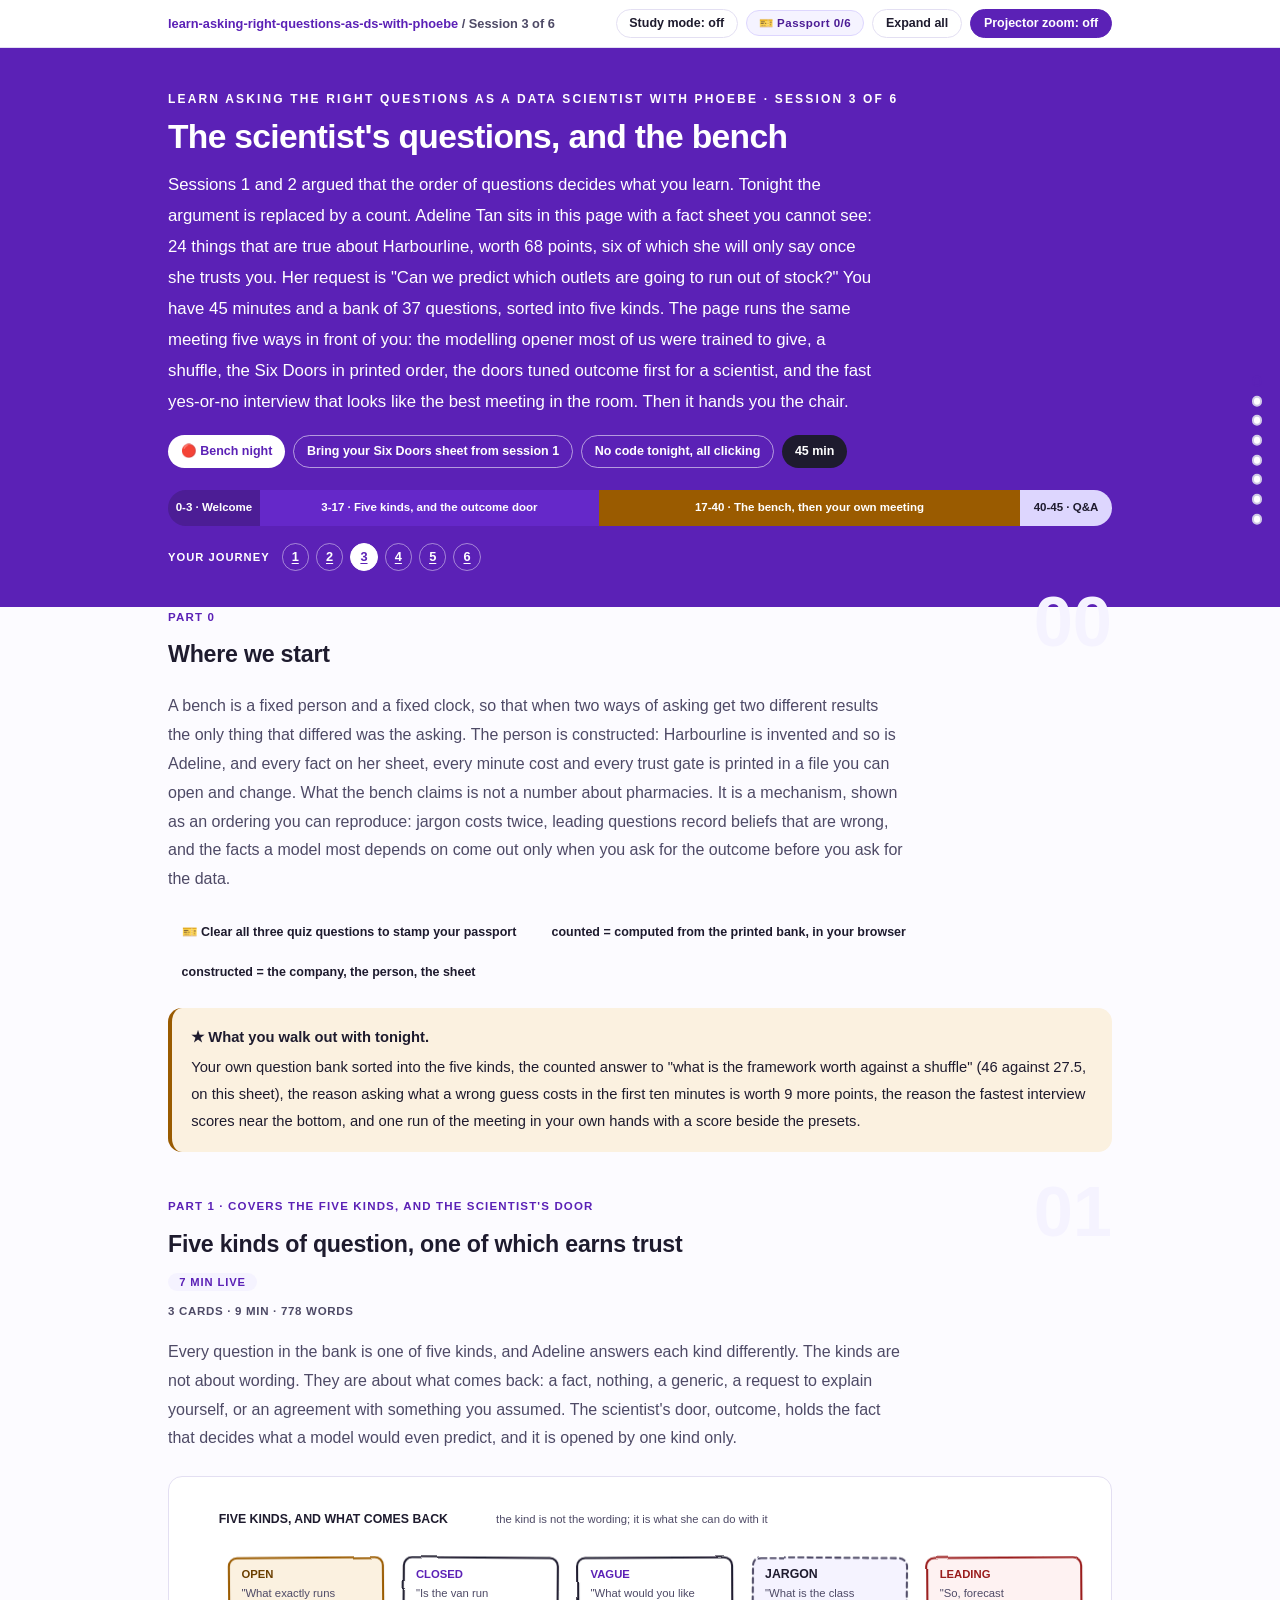
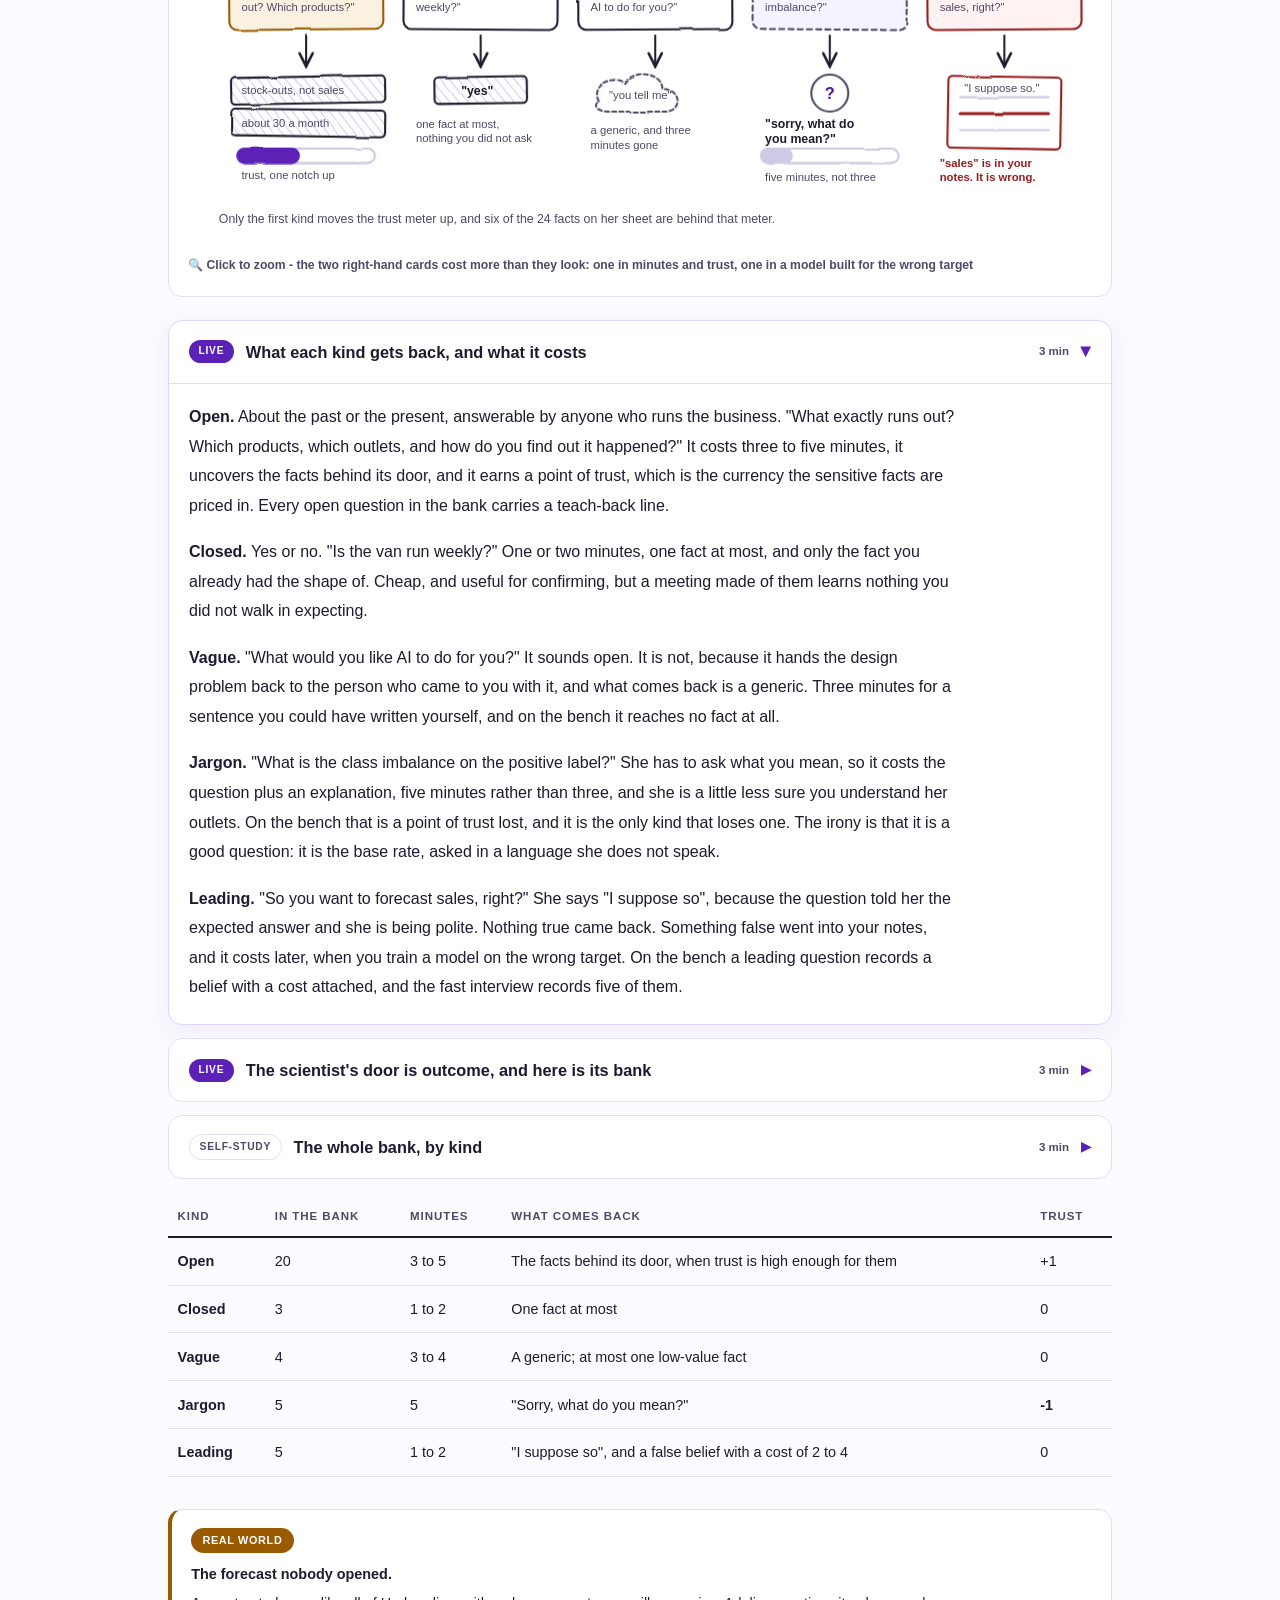
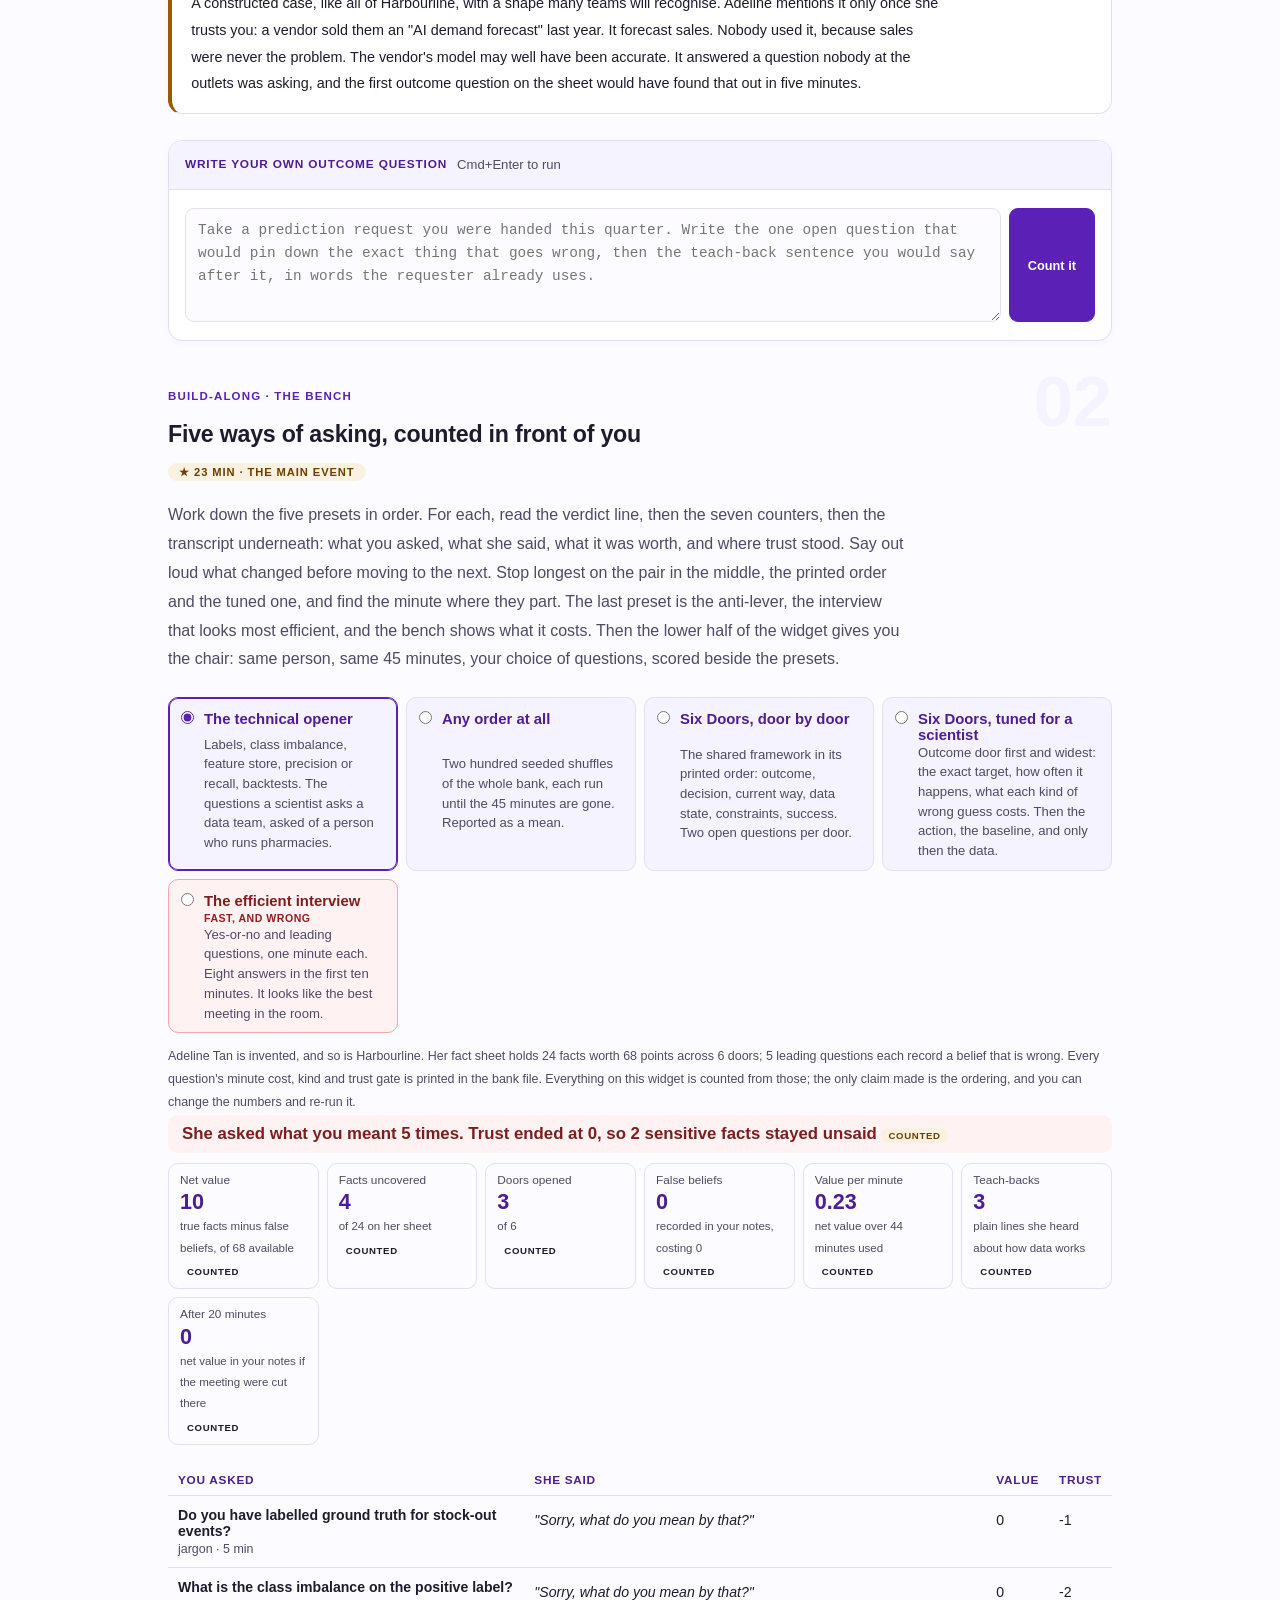
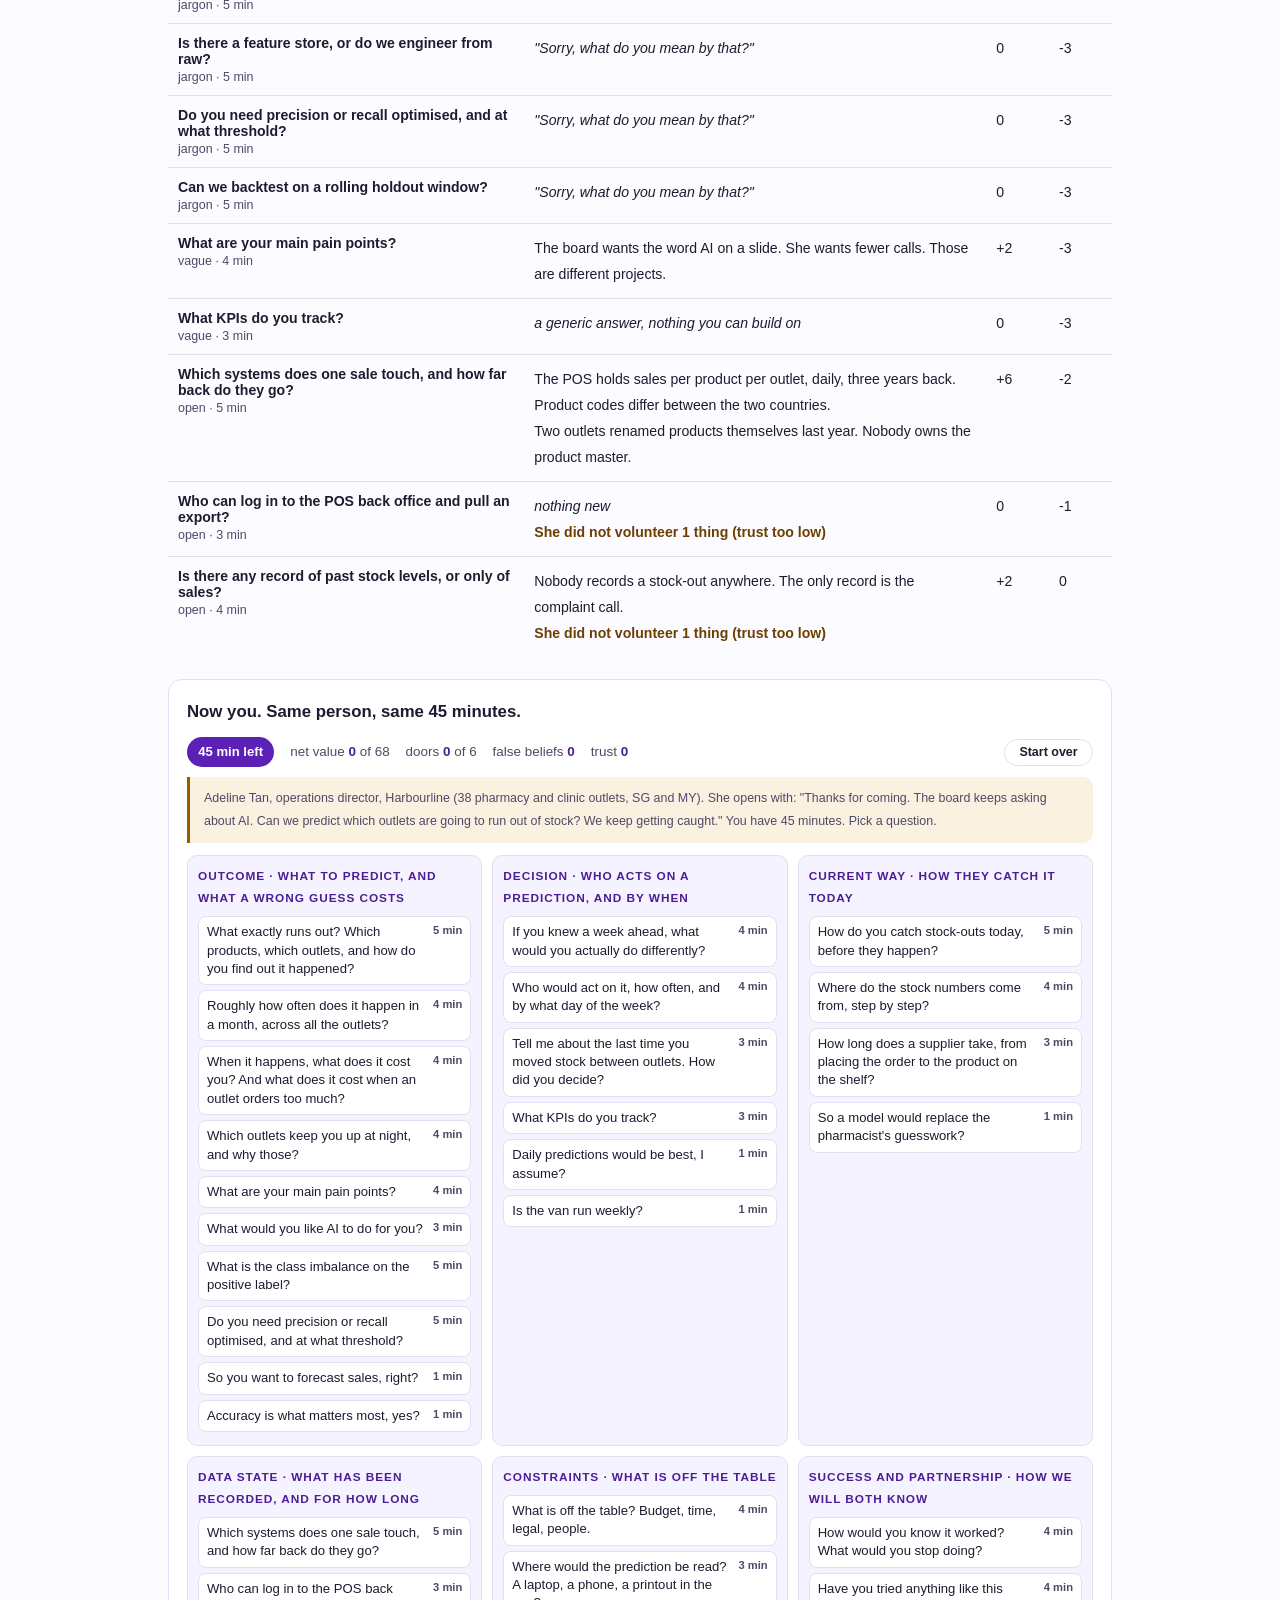
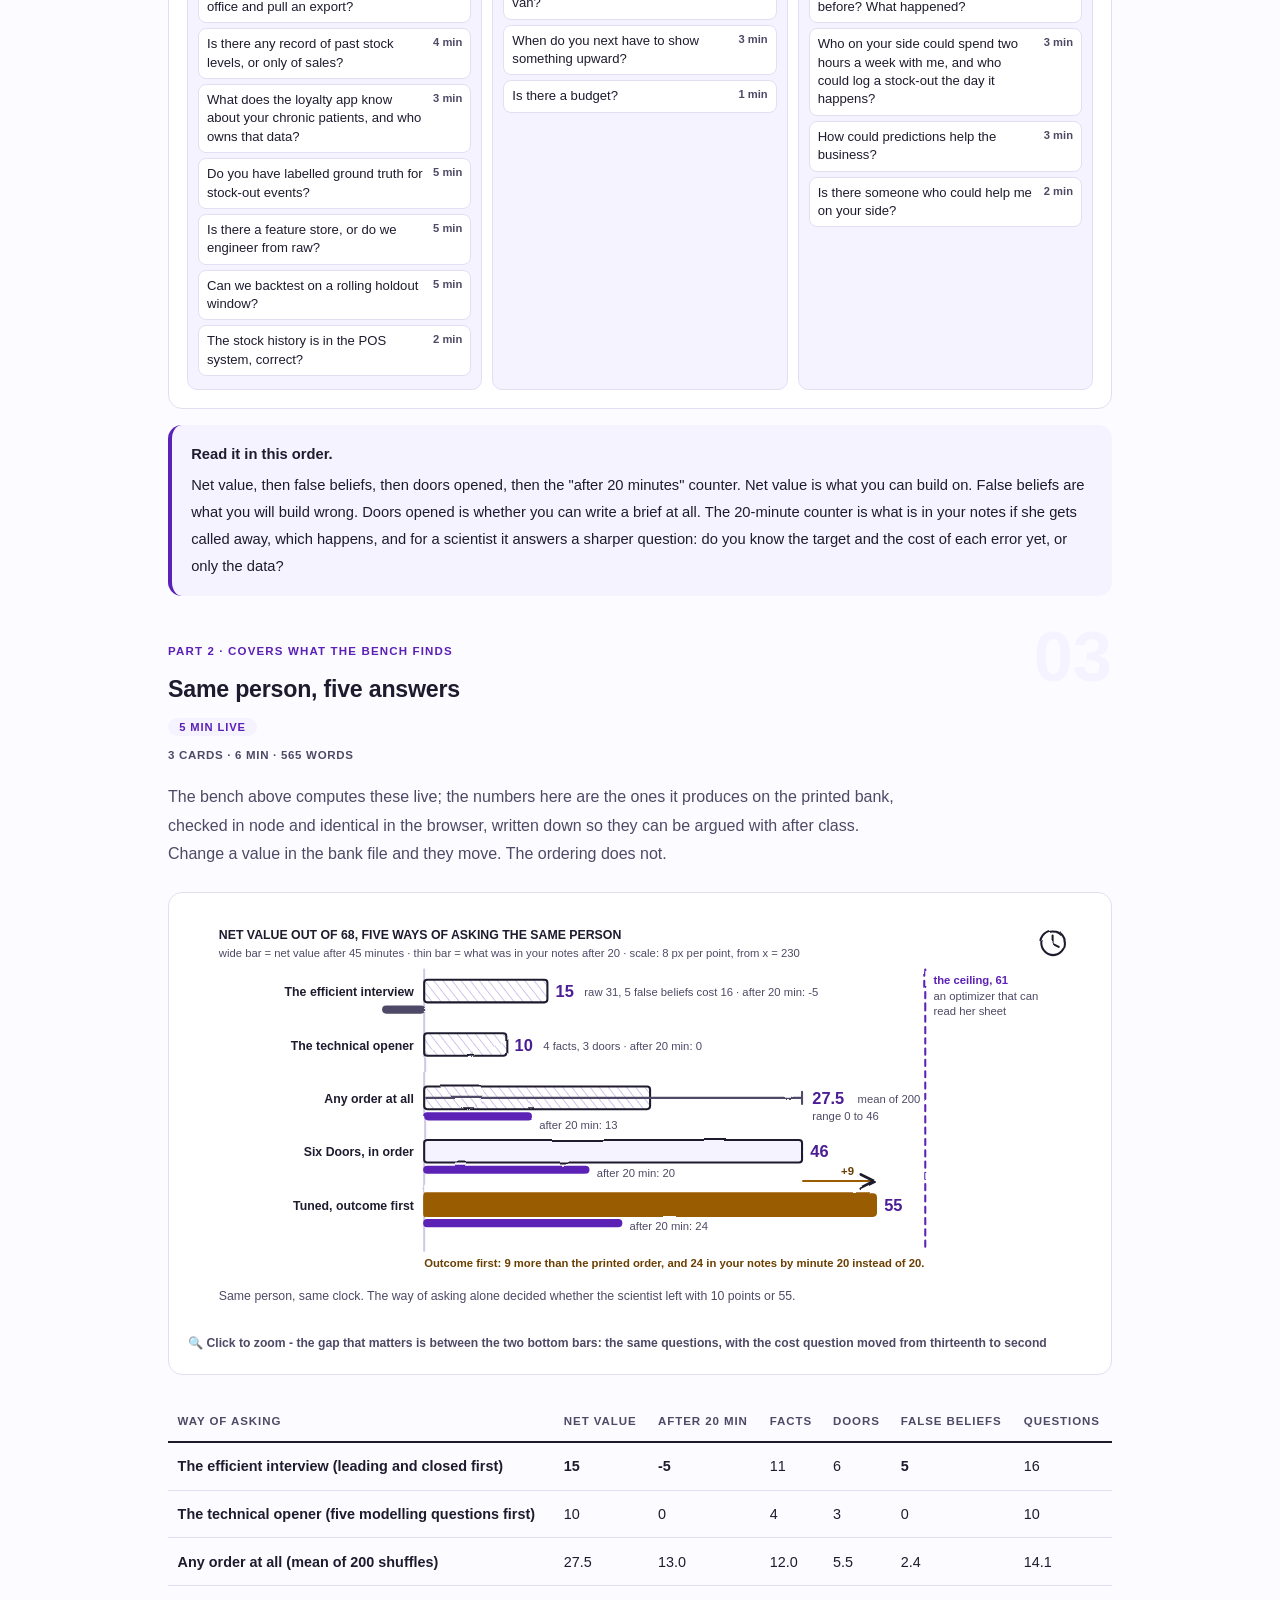
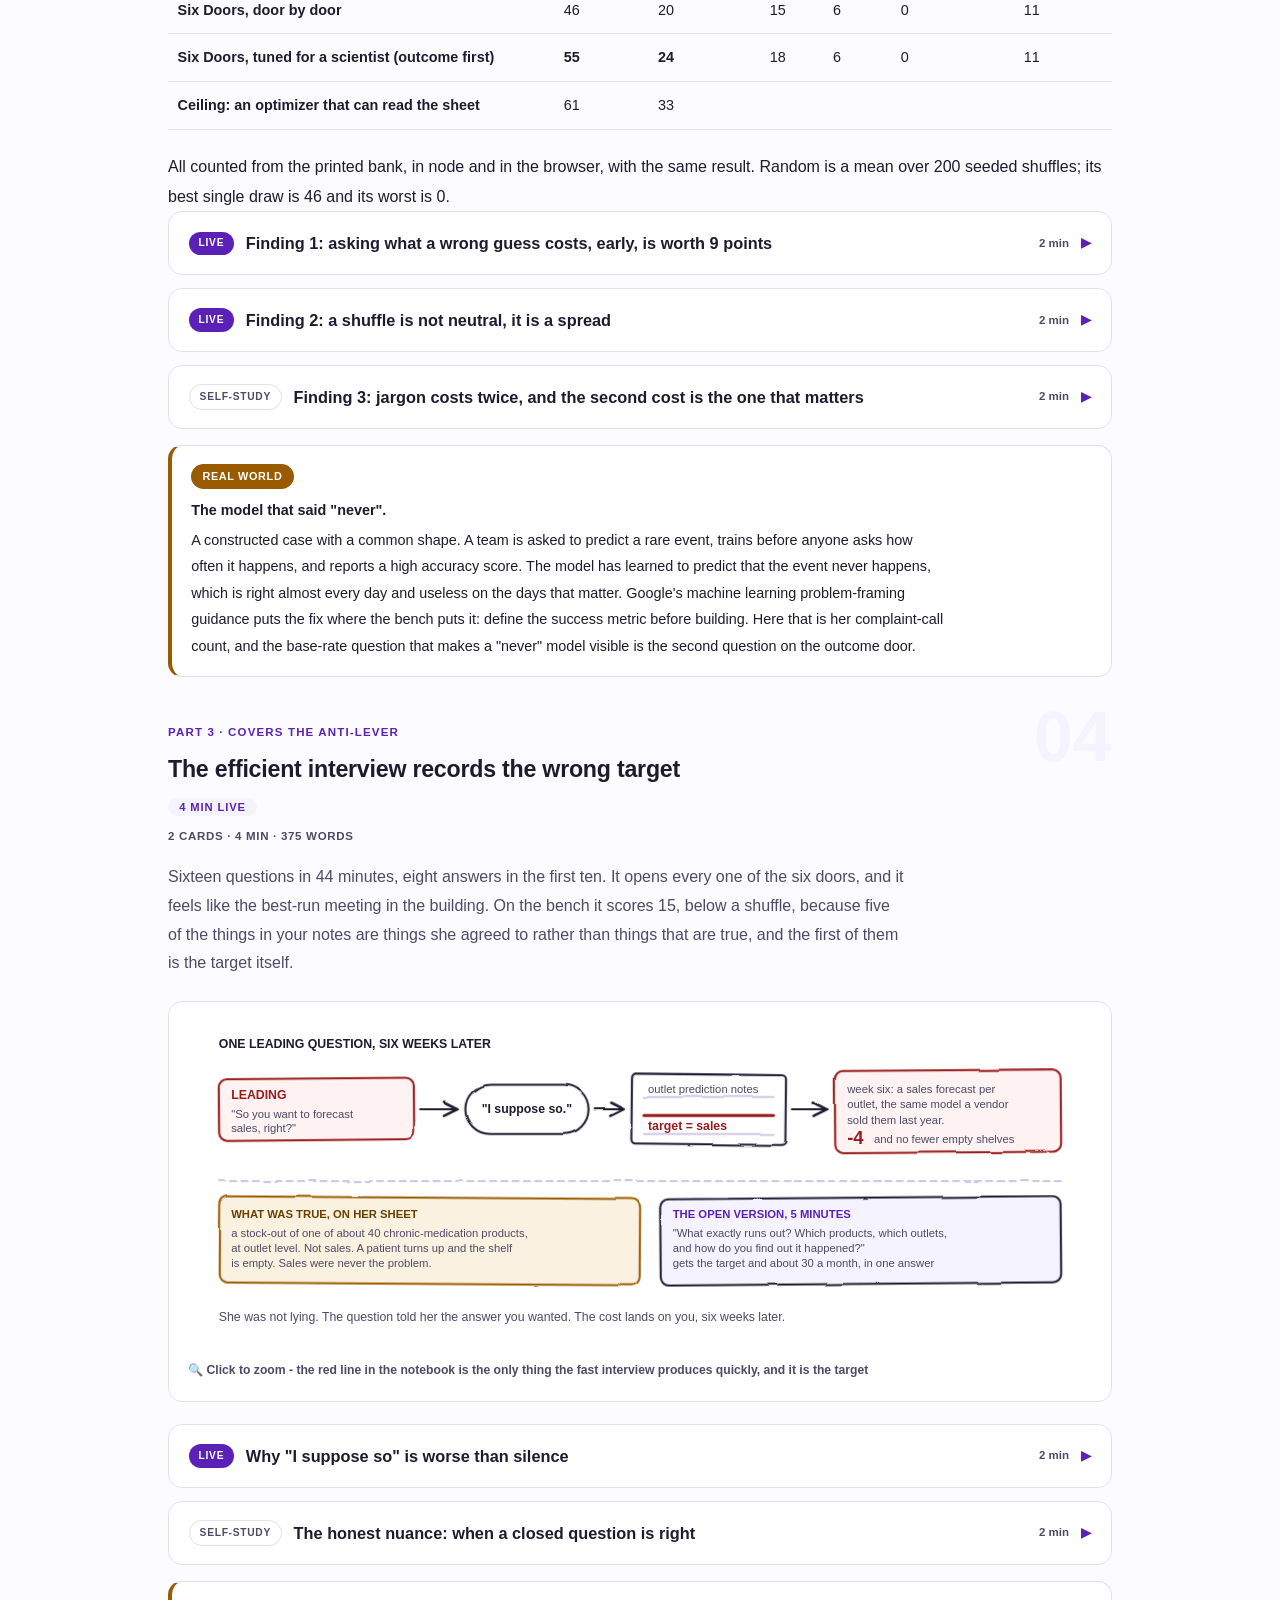
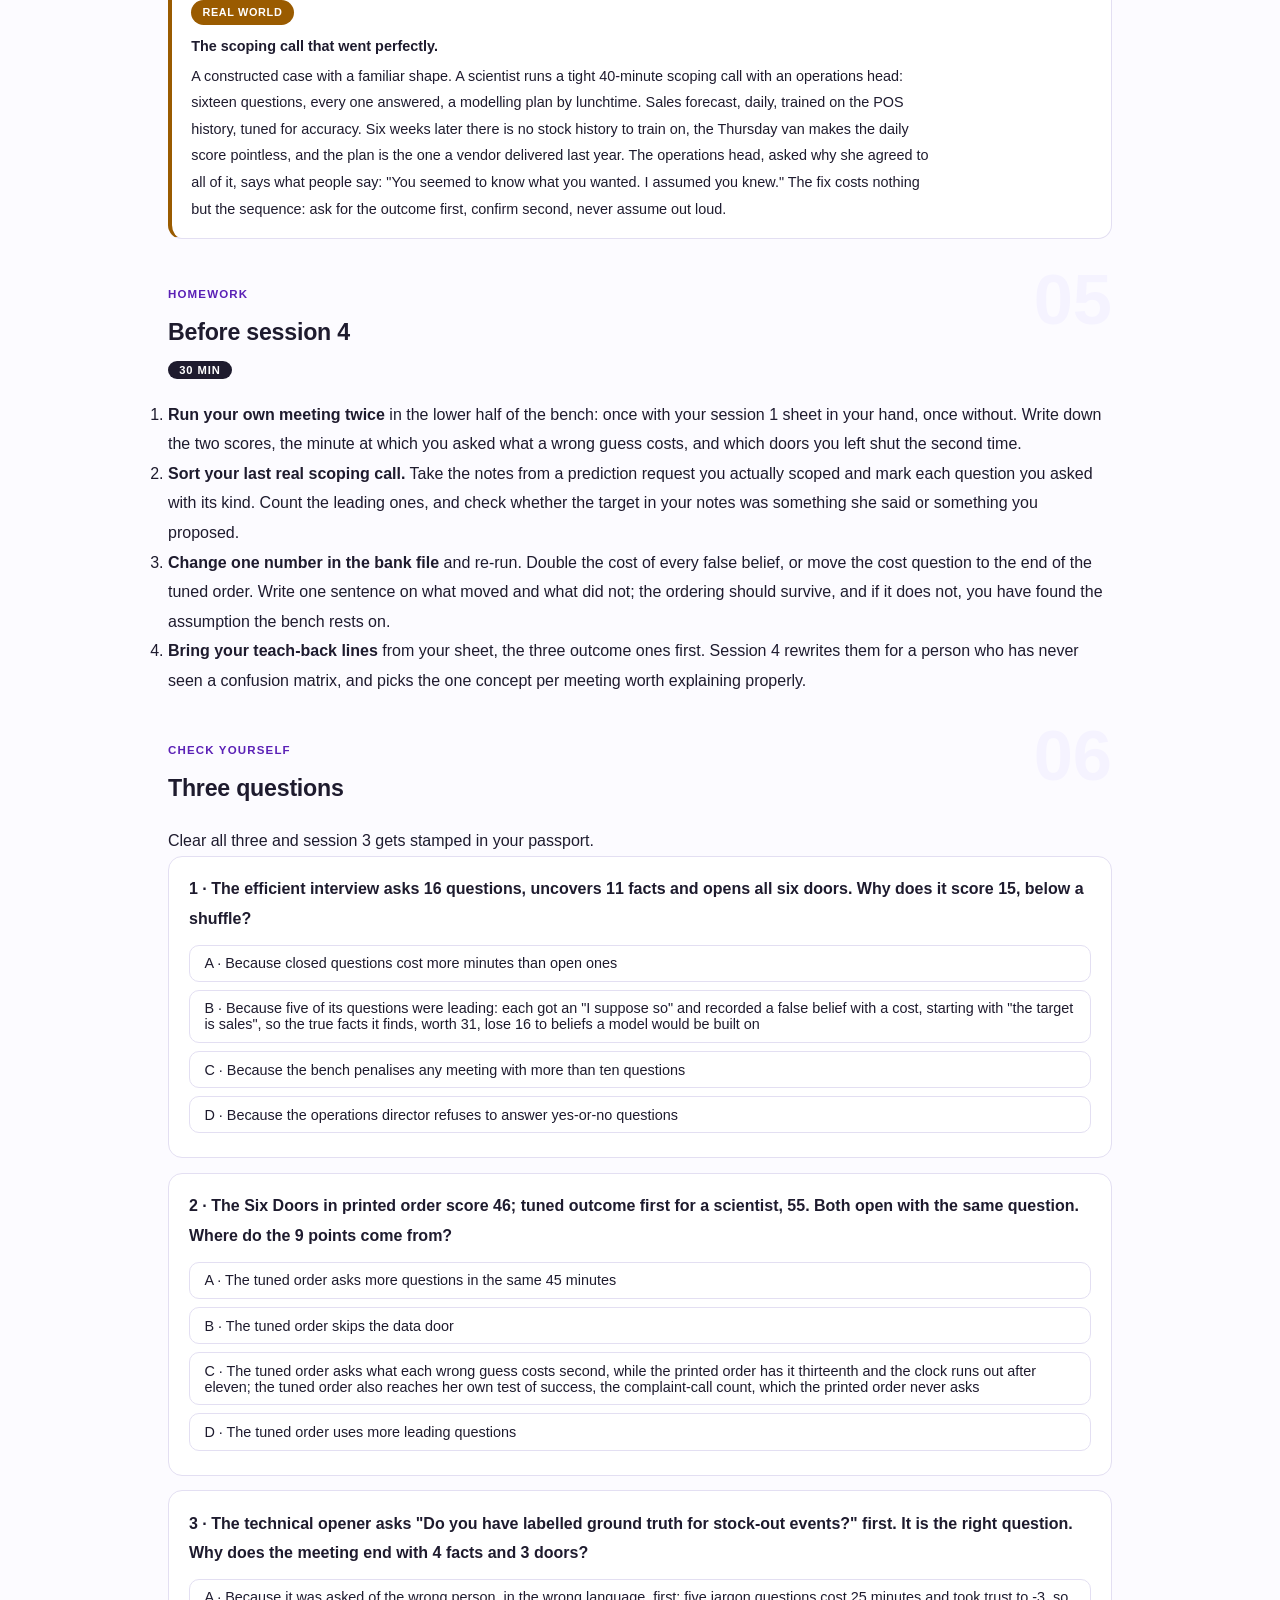
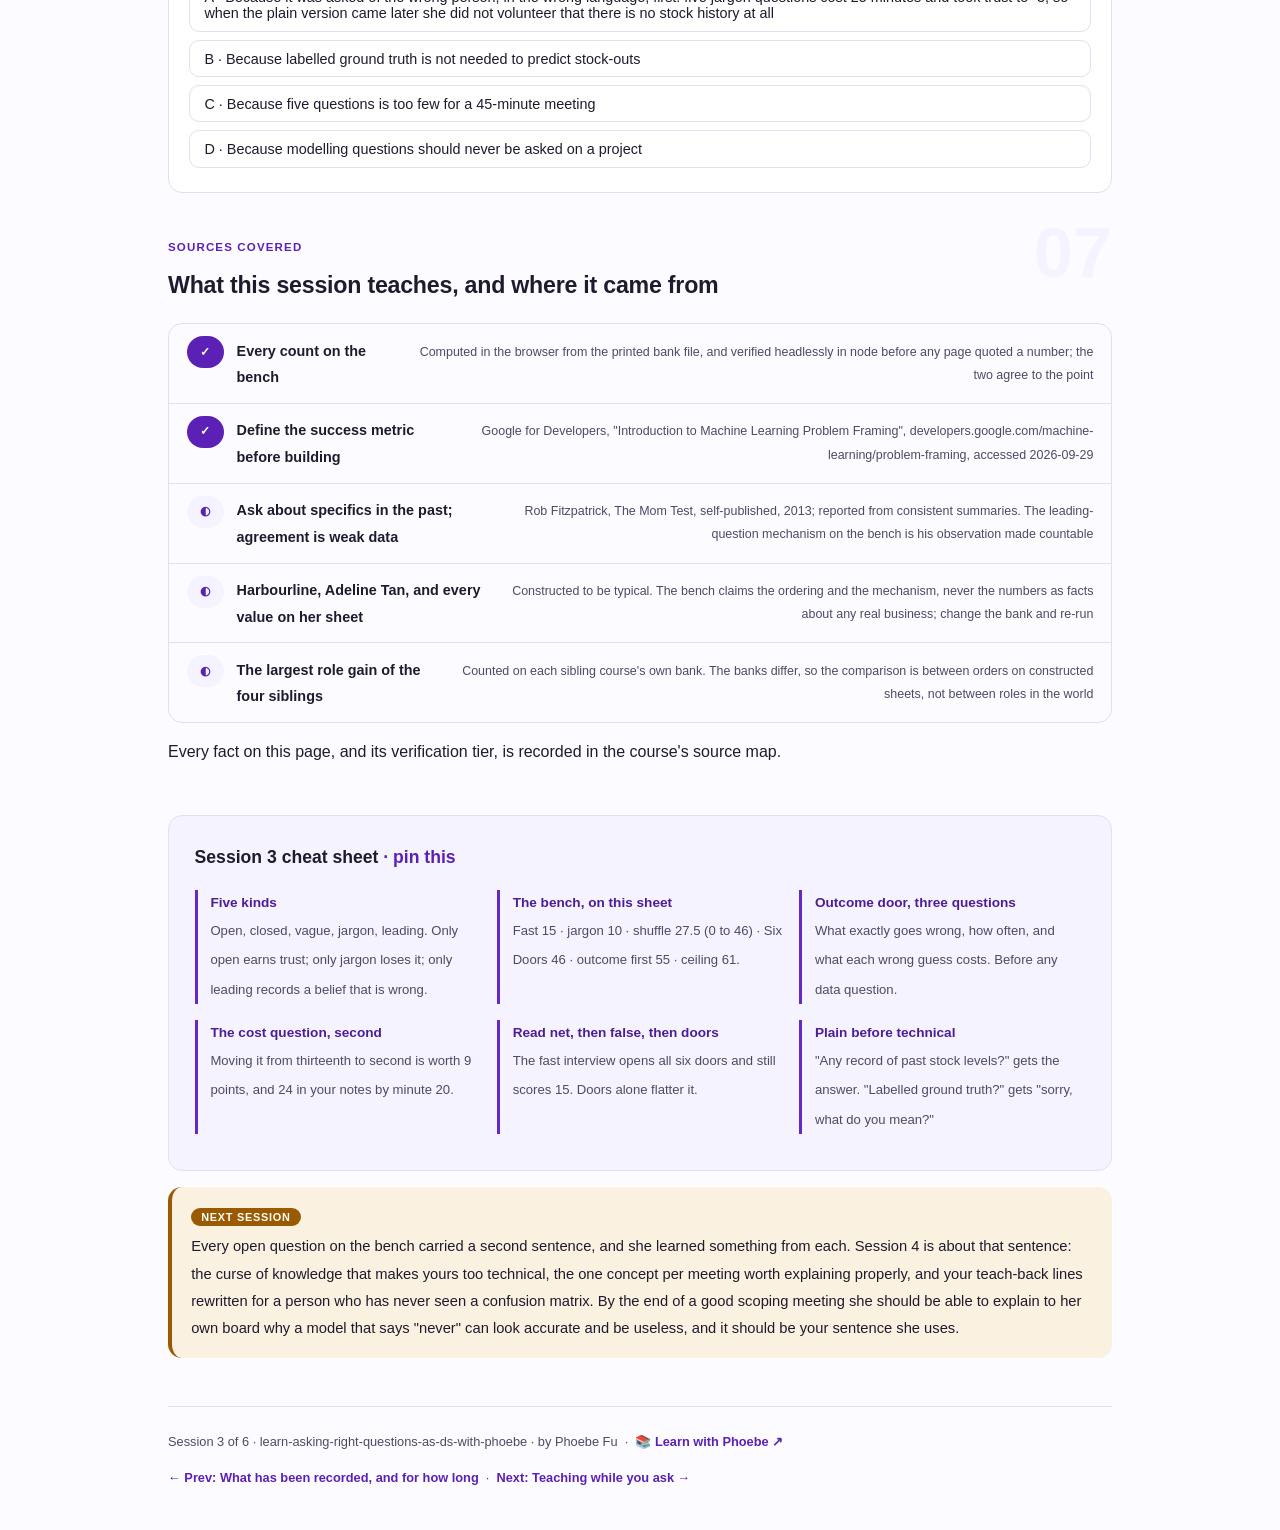
<file: courses/03-the-scientists-questions-and-the-bench.html>
<!DOCTYPE html>
<html lang="en">
<head>
<meta charset="UTF-8">
<meta name="viewport" content="width=device-width, initial-scale=1.0">
<!-- social:start -->
<meta name="description" content="Session 3 of 6. The data scientist's question bank sorted into five kinds, and a discovery meeting simulated in your browser: one operations director with 24 hidden facts, 45 minutes, and five ways of asking. The efficient yes-or-no interview scores 15; the Six Doors in printed order score 46; tuned outcome first for a scientist, 55. Then you run the meeting yourself.">
<meta property="og:type" content="article">
<meta property="og:site_name" content="Learn with Phoebe">
<meta property="og:title" content="The scientist's questions, and the bench - learn asking the right questions as a data scientist with phoebe">
<meta property="og:description" content="Session 3 of 6. Same person, same 45 minutes, five ways of asking. Asking what a wrong guess costs early is worth 9 points.">
<meta property="og:url" content="https://phoebefu6.github.io/learn-asking-right-questions-as-ds-with-phoebe/courses/03-the-scientists-questions-and-the-bench.html">
<meta property="og:image" content="https://phoebefu6.github.io/learn-asking-right-questions-as-ds-with-phoebe/assets/og-cover.png">
<meta property="og:image:width" content="1200">
<meta property="og:image:height" content="630">
<meta name="twitter:card" content="summary_large_image">
<meta name="twitter:title" content="The scientist's questions, and the bench - learn asking the right questions as a data scientist with phoebe">
<meta name="twitter:description" content="Session 3 of 6. Five ways of asking, counted live.">
<meta name="twitter:image" content="https://phoebefu6.github.io/learn-asking-right-questions-as-ds-with-phoebe/assets/og-cover.png">
<!-- social:end -->
<title>Session 3 · The scientist's questions, and the bench - learn asking the right questions as a data scientist with phoebe</title>
<link rel="stylesheet" href="../assets/style.css?v=20">
</head>
<body>

<div class="toolbar">
  <div class="wrap">
    <span class="crumb"><a href="../index.html">learn-asking-right-questions-as-ds-with-phoebe</a> / Session 3 of 6</span>
    <button class="btn" id="toggle-all" type="button">Expand all</button>
    <button class="btn primary" id="zoom-toggle" type="button">Projector zoom: off</button>
  </div>
</div>

<header class="masthead">
  <div class="wrap">
    <div class="eyebrow">Learn Asking the Right Questions as a Data Scientist with Phoebe · Session 3 of 6</div>
    <h1>The scientist's questions, and the <span class="accent">bench</span></h1>
    <p class="sub">Sessions 1 and 2 argued that the order of questions decides what you learn. Tonight the argument is replaced by a count. Adeline Tan sits in this page with a fact sheet you cannot see: 24 things that are true about Harbourline, worth 68 points, six of which she will only say once she trusts you. Her request is "Can we predict which outlets are going to run out of stock?" You have 45 minutes and a bank of 37 questions, sorted into five kinds. The page runs the same meeting five ways in front of you: the modelling opener most of us were trained to give, a shuffle, the Six Doors in printed order, the doors tuned outcome first for a scientist, and the fast yes-or-no interview that looks like the best meeting in the room. Then it hands you the chair.</p>
    <div class="chip-row">
      <span class="chip level">🔴 Bench night</span>
      <span class="chip audience">Bring your Six Doors sheet from session 1</span>
      <span class="chip audience">No code tonight, all clicking</span>
      <span class="chip time">45 min</span>
    </div>
    <div class="agenda">
      <span class="a1" style="flex:1">0-3 · Welcome</span>
      <span class="a2" style="flex:4">3-17 · Five kinds, and the outcome door</span>
      <span class="a3" style="flex:5">17-40 · The bench, then your own meeting</span>
      <span class="a4" style="flex:1">40-45 · Q&amp;A</span>
    </div>
  </div>
</header>

<main class="wrap">

  <section class="section" id="intro">
    <div class="section-kicker">
      <span class="klabel">Part 0</span>
      <h2>Where we start</h2>
    </div>
    <p class="lede">A bench is a fixed person and a fixed clock, so that when two ways of asking get two different results the only thing that differed was the asking. The person is constructed: Harbourline is invented and so is Adeline, and every fact on her sheet, every minute cost and every trust gate is printed in a file you can open and change. What the bench claims is not a number about pharmacies. It is a mechanism, shown as an ordering you can reproduce: jargon costs twice, leading questions record beliefs that are wrong, and the facts a model most depends on come out only when you ask for the outcome before you ask for the data.</p>

    <div class="legend">
      <span class="pill">🎫 Clear all three quiz questions to stamp your passport</span>
      <span class="pill">counted = computed from the printed bank, in your browser</span>
      <span class="pill">constructed = the company, the person, the sheet</span>
    </div>

    <div class="callout win">
      <p><strong>★ What you walk out with tonight.</strong> Your own question bank sorted into the five kinds, the counted answer to "what is the framework worth against a shuffle" (46 against 27.5, on this sheet), the reason asking what a wrong guess costs in the first ten minutes is worth 9 more points, the reason the fastest interview scores near the bottom, and one run of the meeting in your own hands with a score beside the presets.</p>
    </div>
  </section>

  <section class="section" id="part-1">
    <div class="section-kicker">
      <span class="klabel">Part 1 · covers the five kinds, and the scientist's door</span>
      <h2>Five kinds of question, one of which earns trust</h2>
      <span class="tag concept">7 min live</span>
    </div>
    <p class="lede">Every question in the bank is one of five kinds, and Adeline answers each kind differently. The kinds are not about wording. They are about what comes back: a fact, nothing, a generic, a request to explain yourself, or an agreement with something you assumed. The scientist's door, outcome, holds the fact that decides what a model would even predict, and it is opened by one kind only.</p>

    <figure class="zoomable">
      <svg viewBox="0 0 880 340" xmlns="http://www.w3.org/2000/svg" role="img" aria-label="Five hand-drawn question cards in a row, each with an arrow to what comes back. Open: what exactly runs out, returns two facts, stock-outs not sales and about 30 a month, and one notch of trust. Closed: is the van run weekly, returns yes and one small fact. Vague: what would you like AI to do for you, returns a generic cloud. Jargon: what is the class imbalance, returns a question mark and a notch of trust lost. Leading: so, forecast sales, right, returns the words I suppose so and a false belief written into a notebook.">
        <defs>
          <filter id="s3aSk" x="-3%" y="-3%" width="106%" height="106%"><feTurbulence type="fractalNoise" baseFrequency="0.02" numOctaves="2" seed="53" result="n"/><feDisplacementMap in="SourceGraphic" in2="n" scale="2.4" xChannelSelector="R" yChannelSelector="G"/></filter>
          <pattern id="s3aHc" patternUnits="userSpaceOnUse" width="7" height="7" patternTransform="rotate(-38)"><line x1="0" y1="0" x2="0" y2="7" stroke="#5B21B6" stroke-width="1" opacity=".5"/></pattern>
          <marker id="s3aAr" viewBox="0 0 10 10" refX="9" refY="5" markerWidth="8" markerHeight="8" orient="auto"><path d="M1 1 L9 5 L1 9" fill="none" stroke="#1E1B2E" stroke-width="1.6" stroke-linecap="round"/></marker>
        </defs>
        <style>
          .s3aH { font: 800 12px Inter, sans-serif; fill: #1E1B2E; }
          .s3aA { font: 700 11px Inter, sans-serif; fill: #5B21B6; }
          .s3aL { font: 600 12px Inter, sans-serif; fill: #1E1B2E; }
          .s3aS { font: 400 11px Inter, sans-serif; fill: #4E4A66; }
          .s3aB { font: 800 11px Inter, sans-serif; fill: #6B3F00; }
          .s3aR { font: 800 11px Inter, sans-serif; fill: #991B1B; }
          .s3aV { font: 800 16px Inter, sans-serif; fill: #4C1D95; }
          .s3aN { font: 400 12px Inter, sans-serif; fill: #4E4A66; }
        </style>

        <text class="s3aH" x="30" y="26">FIVE KINDS, AND WHAT COMES BACK</text>
        <text class="s3aS" x="300" y="26">the kind is not the wording; it is what she can do with it</text>

        <g filter="url(#s3aSk)" fill="none" stroke="#1E1B2E" stroke-width="2" stroke-linecap="round" stroke-linejoin="round">
          <!-- five question cards, 150 wide, from x=40 with 20 gap -->
          <rect x="40" y="60" width="150" height="70" rx="8" transform="rotate(-0.5 115 95)" fill="#FBF1E0" stroke="#9A5B00"/>
          <rect x="210" y="60" width="150" height="70" rx="8" transform="rotate(0.4 285 95)" fill="#FFFFFF"/>
          <rect x="380" y="60" width="150" height="70" rx="8" transform="rotate(-0.3 455 95)" fill="#FFFFFF"/>
          <rect x="550" y="60" width="150" height="70" rx="8" transform="rotate(0.5 625 95)" fill="#F5F3FF" stroke="#4E4A66" stroke-dasharray="5 4"/>
          <rect x="720" y="60" width="150" height="70" rx="8" transform="rotate(-0.4 795 95)" fill="#FEF2F2" stroke="#991B1B"/>
          <!-- arrows down -->
          <path d="M115 136 L115 166" marker-end="url(#s3aAr)"/>
          <path d="M285 136 L285 166" marker-end="url(#s3aAr)"/>
          <path d="M455 136 L455 166" marker-end="url(#s3aAr)"/>
          <path d="M625 136 L625 166" marker-end="url(#s3aAr)"/>
          <path d="M795 136 L795 166" marker-end="url(#s3aAr)"/>
          <!-- open = two fact cards + trust notch -->
          <rect x="42" y="176" width="150" height="26" rx="4" transform="rotate(-1 117 189)" fill="url(#s3aHc)"/>
          <rect x="42" y="208" width="150" height="26" rx="4" transform="rotate(0.8 117 221)" fill="url(#s3aHc)"/>
          <rect x="48" y="246" width="134" height="14" rx="7" fill="#FFFFFF" stroke="#CFC9E6"/>
          <rect x="48" y="246" width="60" height="14" rx="7" fill="#5B21B6" stroke="#5B21B6"/>
          <!-- closed = one small card -->
          <rect x="240" y="176" width="90" height="26" rx="4" transform="rotate(-0.8 285 189)" fill="url(#s3aHc)"/>
          <!-- vague = a cloud -->
          <path d="M400 200 C392 184 414 174 426 182 C434 168 462 172 462 188 C480 188 482 208 466 210 L410 210 C398 210 394 204 400 200 Z" fill="#FFFFFF" stroke="#4E4A66" stroke-dasharray="4 3"/>
          <!-- jargon = question mark + trust notch lost -->
          <circle cx="625" cy="192" r="18" fill="#FFFFFF" stroke="#4E4A66"/>
          <rect x="558" y="246" width="134" height="14" rx="7" fill="#FFFFFF" stroke="#CFC9E6"/>
          <rect x="558" y="246" width="30" height="14" rx="7" fill="#CFC9E6" stroke="#CFC9E6"/>
          <!-- leading = a notebook with a wrong line (wrong-way panel) -->
          <rect x="740" y="176" width="110" height="70" rx="4" transform="rotate(1 795 211)" fill="#FFFFFF" stroke="#991B1B"/>
          <path d="M752 196 L838 196 M752 212 L838 212 M752 228 L838 228" stroke="#CFC9E6"/>
          <path d="M752 212 L838 212" stroke="#991B1B" stroke-width="3"/>
        </g>

        <text class="s3aB" x="52" y="80">OPEN</text>
        <text class="s3aS" x="52" y="98">"What exactly runs</text>
        <text class="s3aS" x="52" y="112">out? Which products?"</text>
        <text class="s3aS" x="52" y="193">stock-outs, not sales</text>
        <text class="s3aS" x="52" y="225">about 30 a month</text>
        <text class="s3aS" x="52" y="276">trust, one notch up</text>

        <text class="s3aA" x="222" y="80">CLOSED</text>
        <text class="s3aS" x="222" y="98">"Is the van run</text>
        <text class="s3aS" x="222" y="112">weekly?"</text>
        <text class="s3aL" x="266" y="194">"yes"</text>
        <text class="s3aS" x="222" y="226">one fact at most,</text>
        <text class="s3aS" x="222" y="240">nothing you did not ask</text>

        <text class="s3aA" x="392" y="80">VAGUE</text>
        <text class="s3aS" x="392" y="98">"What would you like</text>
        <text class="s3aS" x="392" y="112">AI to do for you?"</text>
        <text class="s3aS" x="410" y="198">"you tell me"</text>
        <text class="s3aS" x="392" y="232">a generic, and three</text>
        <text class="s3aS" x="392" y="246">minutes gone</text>

        <text class="s3aH" x="562" y="80">JARGON</text>
        <text class="s3aS" x="562" y="98">"What is the class</text>
        <text class="s3aS" x="562" y="112">imbalance?"</text>
        <text class="s3aV" x="625" y="198" text-anchor="middle">?</text>
        <text class="s3aL" x="562" y="226">"sorry, what do</text>
        <text class="s3aL" x="562" y="241">you mean?"</text>
        <text class="s3aS" x="562" y="278">five minutes, not three</text>

        <text class="s3aR" x="732" y="80">LEADING</text>
        <text class="s3aS" x="732" y="98">"So, forecast</text>
        <text class="s3aS" x="732" y="112">sales, right?"</text>
        <text class="s3aS" x="756" y="191">"I suppose so."</text>
        <text class="s3aR" x="732" y="264">"sales" is in your</text>
        <text class="s3aR" x="732" y="278">notes. It is wrong.</text>

        <text class="s3aN" x="30" y="318">Only the first kind moves the trust meter up, and six of the 24 facts on her sheet are behind that meter.</text>
      </svg>
      <figcaption>🔍 Click to zoom - the two right-hand cards cost more than they look: one in minutes and trust, one in a model built for the wrong target</figcaption>
    </figure>

    <details class="card" open>
      <summary><span class="mode live">Live</span>What each kind gets back, and what it costs<span class="mini">3 min</span><span class="caret">▶</span></summary>
      <div class="body">
        <p><strong>Open.</strong> About the past or the present, answerable by anyone who runs the business. "What exactly runs out? Which products, which outlets, and how do you find out it happened?" It costs three to five minutes, it uncovers the facts behind its door, and it earns a point of trust, which is the currency the sensitive facts are priced in. Every open question in the bank carries a teach-back line.</p>
        <p><strong>Closed.</strong> Yes or no. "Is the van run weekly?" One or two minutes, one fact at most, and only the fact you already had the shape of. Cheap, and useful for confirming, but a meeting made of them learns nothing you did not walk in expecting.</p>
        <p><strong>Vague.</strong> "What would you like AI to do for you?" It sounds open. It is not, because it hands the design problem back to the person who came to you with it, and what comes back is a generic. Three minutes for a sentence you could have written yourself, and on the bench it reaches no fact at all.</p>
        <p><strong>Jargon.</strong> "What is the class imbalance on the positive label?" She has to ask what you mean, so it costs the question plus an explanation, five minutes rather than three, and she is a little less sure you understand her outlets. On the bench that is a point of trust lost, and it is the only kind that loses one. The irony is that it is a good question: it is the base rate, asked in a language she does not speak.</p>
        <p><strong>Leading.</strong> "So you want to forecast sales, right?" She says "I suppose so", because the question told her the expected answer and she is being polite. Nothing true came back. Something false went into your notes, and it costs later, when you train a model on the wrong target. On the bench a leading question records a belief with a cost attached, and the fast interview records five of them.</p>
      </div>
    </details>

    <details class="card">
      <summary><span class="mode live">Live</span>The scientist's door is outcome, and here is its bank<span class="mini">3 min</span><span class="caret">▶</span></summary>
      <div class="body">
        <p>A scientist's output is a prediction somebody acts on. The facts that decide whether it is worth building are the exact target, how often it happens today, and what each wrong guess costs, and they live behind door 1. On Adeline's sheet the single most valuable fact, worth 5 of 68, is that the thing going wrong is a stock-out of one of about 40 chronic-medication products at outlet level, not sales. The next two are that it happens about 30 times a month across 38 outlets, found only as complaint calls, and that a missed stock-out and an over-order cost different amounts: a patient lost and a complaint on one side, expiry write-off she is measured on the other.</p>
        <p>The three open questions that open that door, each with its teach-back line, word for word from the bank:</p>
        <ul>
          <li><strong>"What exactly runs out? Which products, which outlets, and how do you find out it happened?"</strong> Teach-back: "I need the exact thing that goes wrong before I can promise to predict it. Sales and stock-outs are different questions with different data."</li>
          <li><strong>"Roughly how often does it happen in a month, across all the outlets?"</strong> Teach-back: "How often it happens is the first number any prediction is judged against. If it is rare, a model that says 'never' looks accurate and is useless."</li>
          <li><strong>"When it happens, what does it cost you? And what does it cost when an outlet orders too much?"</strong> Teach-back: "A wrong guess in each direction costs something different, and the model has to be built to the ratio between them, not to a single accuracy number."</li>
        </ul>
        <p>Asked first, the first and third put 12 points in your notes by minute 9 and take trust to 2. The first alone returns the target and the base rate together, because she is already talking about complaint calls. The door is widest for this role because every modelling decision later, the label, the threshold, the evaluation, is a guess until these three answers exist.</p>
      </div>
    </details>

    <details class="card">
      <summary><span class="mode self">Self-study</span>The whole bank, by kind<span class="mini">3 min</span><span class="caret">▶</span></summary>
      <div class="body">
        <p>Thirty-seven questions: twenty open (two to four per door), four vague, five jargon, five leading, three closed. The open ones are the sheet you built in session 1 with Adeline's answers already attached. The others are there because they are what gets asked in real meetings, and the bench needs them to show what they cost. The five jargon questions are all real modelling questions: labelled ground truth, class imbalance, a feature store, precision or recall, a rolling backtest. Every one is printed with its kind, its minute cost and the facts it reaches in the bank file the page loads; the widget below draws its buttons from that file, so what you click is what it counts.</p>
      </div>
    </details>

    <table class="clean">
      <tr><th>Kind</th><th>In the bank</th><th>Minutes</th><th>What comes back</th><th>Trust</th></tr>
      <tr><td><strong>Open</strong></td><td>20</td><td>3 to 5</td><td>The facts behind its door, when trust is high enough for them</td><td>+1</td></tr>
      <tr><td>Closed</td><td>3</td><td>1 to 2</td><td>One fact at most</td><td>0</td></tr>
      <tr><td>Vague</td><td>4</td><td>3 to 4</td><td>A generic; at most one low-value fact</td><td>0</td></tr>
      <tr><td>Jargon</td><td>5</td><td>5</td><td>"Sorry, what do you mean?"</td><td><strong>-1</strong></td></tr>
      <tr><td>Leading</td><td>5</td><td>1 to 2</td><td>"I suppose so", and a false belief with a cost of 2 to 4</td><td>0</td></tr>
    </table>

    <div class="callout example">
      <span class="ex-pill">Real world</span>
      <p><strong>The forecast nobody opened.</strong> A constructed case, like all of Harbourline, with a shape many teams will recognise. Adeline mentions it only once she trusts you: a vendor sold them an "AI demand forecast" last year. It forecast sales. Nobody used it, because sales were never the problem. The vendor's model may well have been accurate. It answered a question nobody at the outlets was asking, and the first outcome question on the sheet would have found that out in five minutes.</p>
    </div>

    <div class="tryrow" data-fn="wordcount" data-multiline="1" data-title="Write your own outcome question" data-hint="Take a prediction request you were handed this quarter. Write the one open question that would pin down the exact thing that goes wrong, then the teach-back sentence you would say after it, in words the requester already uses." data-seed="" data-cta="Count it"></div>
  </section>

  <section class="section" id="bench">
    <div class="section-kicker">
      <span class="klabel">Build-along · the bench</span>
      <h2>Five ways of asking, counted in front of you</h2>
      <span class="tag demo">★ 23 min · the main event</span>
    </div>
    <p class="lede">Work down the five presets in order. For each, read the verdict line, then the seven counters, then the transcript underneath: what you asked, what she said, what it was worth, and where trust stood. Say out loud what changed before moving to the next. Stop longest on the pair in the middle, the printed order and the tuned one, and find the minute where they part. The last preset is the anti-lever, the interview that looks most efficient, and the bench shows what it costs. Then the lower half of the widget gives you the chair: same person, same 45 minutes, your choice of questions, scored beside the presets.</p>

    <div id="ask-bench"></div>

    <div class="callout tip">
      <p><strong>Read it in this order.</strong> Net value, then false beliefs, then doors opened, then the "after 20 minutes" counter. Net value is what you can build on. False beliefs are what you will build wrong. Doors opened is whether you can write a brief at all. The 20-minute counter is what is in your notes if she gets called away, which happens, and for a scientist it answers a sharper question: do you know the target and the cost of each error yet, or only the data?</p>
    </div>
  </section>

  <section class="section" id="part-2">
    <div class="section-kicker">
      <span class="klabel">Part 2 · covers what the bench finds</span>
      <h2>Same person, five answers</h2>
      <span class="tag concept">5 min live</span>
    </div>
    <p class="lede">The bench above computes these live; the numbers here are the ones it produces on the printed bank, checked in node and identical in the browser, written down so they can be argued with after class. Change a value in the bank file and they move. The ordering does not.</p>

    <figure class="zoomable">
      <svg viewBox="0 0 880 400" xmlns="http://www.w3.org/2000/svg" role="img" aria-label="Five horizontal bars, one per way of asking, showing net value out of 68: the efficient yes-or-no interview 15, the technical opener 10, any order at all 27.5 as a mean with a range from 0 to 46, Six Doors in printed order 46, Six Doors tuned outcome first for a scientist 55. A dashed line at 61 marks the ceiling an optimizer reaches with the fact sheet visible. A second, thinner bar on each row shows the value after 20 minutes: minus 5, 0, 13, 20, 24. The tuned order gains 9 over the printed order.">
        <defs>
          <filter id="s3bSk" x="-3%" y="-3%" width="106%" height="106%"><feTurbulence type="fractalNoise" baseFrequency="0.02" numOctaves="2" seed="59" result="n"/><feDisplacementMap in="SourceGraphic" in2="n" scale="2.4" xChannelSelector="R" yChannelSelector="G"/></filter>
          <pattern id="s3bHc" patternUnits="userSpaceOnUse" width="7" height="7" patternTransform="rotate(-38)"><line x1="0" y1="0" x2="0" y2="7" stroke="#5B21B6" stroke-width="1" opacity=".5"/></pattern>
          <marker id="s3bAr" viewBox="0 0 10 10" refX="9" refY="5" markerWidth="8" markerHeight="8" orient="auto"><path d="M1 1 L9 5 L1 9" fill="none" stroke="#1E1B2E" stroke-width="1.6" stroke-linecap="round"/></marker>
        </defs>
        <style>
          .s3bH { font: 800 12px Inter, sans-serif; fill: #1E1B2E; }
          .s3bL { font: 600 12px Inter, sans-serif; fill: #1E1B2E; }
          .s3bS { font: 400 11px Inter, sans-serif; fill: #4E4A66; }
          .s3bB { font: 800 11px Inter, sans-serif; fill: #6B3F00; }
          .s3bA { font: 700 11px Inter, sans-serif; fill: #5B21B6; }
          .s3bV { font: 800 16px Inter, sans-serif; fill: #4C1D95; }
          .s3bN { font: 400 12px Inter, sans-serif; fill: #4E4A66; }
        </style>

        <text class="s3bH" x="30" y="26">NET VALUE OUT OF 68, FIVE WAYS OF ASKING THE SAME PERSON</text>
        <text class="s3bS" x="30" y="44">wide bar = net value after 45 minutes · thin bar = what was in your notes after 20 · scale: 8 px per point, from x = 230</text>

        <g filter="url(#s3bSk)" fill="none" stroke="#1E1B2E" stroke-width="2" stroke-linecap="round" stroke-linejoin="round">
          <!-- clock doodle -->
          <circle cx="842" cy="30" r="12" fill="#FFFFFF"/>
          <path d="M842 30 L842 22 M842 30 L848 33"/>
          <path d="M230 56 L230 330" stroke="#CFC9E6"/>
          <!-- ceiling at 61: x = 230 + 61*8 = 718 -->
          <path d="M718 56 L718 330" stroke="#5B21B6" stroke-dasharray="6 5"/>
          <!-- row 1 fast: 15 -> 120px; early -5 -> 40px stub to the left -->
          <rect x="230" y="66" width="120" height="22" rx="3" fill="url(#s3bHc)"/>
          <rect x="190" y="92" width="40" height="6" rx="3" fill="#4E4A66" stroke="#4E4A66"/>
          <!-- row 2 jargon: 10 -> 80; early 0 -->
          <rect x="230" y="118" width="80" height="22" rx="3" fill="url(#s3bHc)"/>
          <!-- row 3 random: 27.5 -> 220; range 0..46 -> 230..598; early 13.0 -> 104 -->
          <rect x="230" y="170" width="220" height="22" rx="3" fill="url(#s3bHc)"/>
          <path d="M232 181 L598 181" stroke="#4E4A66"/>
          <path d="M598 175 L598 187" stroke="#4E4A66"/>
          <rect x="230" y="196" width="104" height="6" rx="3" fill="#5B21B6" stroke="#5B21B6"/>
          <!-- row 4 sixdoors: 46 -> 368; early 20 -> 160 -->
          <rect x="230" y="222" width="368" height="22" rx="3" fill="#F5F3FF"/>
          <rect x="230" y="248" width="160" height="6" rx="3" fill="#5B21B6" stroke="#5B21B6"/>
          <!-- row 5 role: 55 -> 440; early 24 -> 192 -->
          <rect x="230" y="274" width="440" height="22" rx="3" fill="#9A5B00" stroke="#9A5B00"/>
          <rect x="230" y="300" width="192" height="6" rx="3" fill="#5B21B6" stroke="#5B21B6"/>
          <!-- the gap of 9 between printed and tuned -->
          <path d="M598 262 L668 262" stroke="#9A5B00" marker-end="url(#s3bAr)"/>
        </g>

        <text class="s3bL" x="220" y="82" text-anchor="end">The efficient interview</text>
        <text class="s3bV" x="358" y="83">15</text>
        <text class="s3bS" x="386" y="82">raw 31, 5 false beliefs cost 16 · after 20 min: -5</text>
        <text class="s3bL" x="220" y="134" text-anchor="end">The technical opener</text>
        <text class="s3bV" x="318" y="135">10</text>
        <text class="s3bS" x="346" y="134">4 facts, 3 doors · after 20 min: 0</text>
        <text class="s3bL" x="220" y="186" text-anchor="end">Any order at all</text>
        <text class="s3bV" x="608" y="187">27.5</text>
        <text class="s3bS" x="652" y="186">mean of 200</text>
        <text class="s3bS" x="608" y="203">range 0 to 46</text>
        <text class="s3bS" x="342" y="211">after 20 min: 13</text>
        <text class="s3bL" x="220" y="238" text-anchor="end">Six Doors, in order</text>
        <text class="s3bV" x="606" y="239">46</text>
        <text class="s3bS" x="398" y="258">after 20 min: 20</text>
        <text class="s3bL" x="220" y="290" text-anchor="end">Tuned, outcome first</text>
        <text class="s3bV" x="678" y="291">55</text>
        <text class="s3bB" x="636" y="256">+9</text>
        <text class="s3bS" x="430" y="310">after 20 min: 24</text>

        <text class="s3bA" x="726" y="70">the ceiling, 61</text>
        <text class="s3bS" x="726" y="86">an optimizer that can</text>
        <text class="s3bS" x="726" y="100">read her sheet</text>

        <text class="s3bB" x="230" y="346">Outcome first: 9 more than the printed order, and 24 in your notes by minute 20 instead of 20.</text>
        <text class="s3bN" x="30" y="378">Same person, same clock. The way of asking alone decided whether the scientist left with 10 points or 55.</text>
      </svg>
      <figcaption>🔍 Click to zoom - the gap that matters is between the two bottom bars: the same questions, with the cost question moved from thirteenth to second</figcaption>
    </figure>

    <table class="clean">
      <tr><th>Way of asking</th><th>Net value</th><th>After 20 min</th><th>Facts</th><th>Doors</th><th>False beliefs</th><th>Questions</th></tr>
      <tr><td><strong>The efficient interview</strong> (leading and closed first)</td><td><strong>15</strong></td><td><strong>-5</strong></td><td>11</td><td>6</td><td><strong>5</strong></td><td>16</td></tr>
      <tr><td>The technical opener (five modelling questions first)</td><td>10</td><td>0</td><td>4</td><td>3</td><td>0</td><td>10</td></tr>
      <tr><td>Any order at all (mean of 200 shuffles)</td><td>27.5</td><td>13.0</td><td>12.0</td><td>5.5</td><td>2.4</td><td>14.1</td></tr>
      <tr><td>Six Doors, door by door</td><td>46</td><td>20</td><td>15</td><td>6</td><td>0</td><td>11</td></tr>
      <tr><td>Six Doors, tuned for a scientist (outcome first)</td><td><strong>55</strong></td><td><strong>24</strong></td><td>18</td><td>6</td><td>0</td><td>11</td></tr>
      <tr><td>Ceiling: an optimizer that can read the sheet</td><td>61</td><td>33</td><td></td><td></td><td></td><td></td></tr>
    </table>
    <p class="mono" style="margin-top:6px">All counted from the printed bank, in node and in the browser, with the same result. Random is a mean over 200 seeded shuffles; its best single draw is 46 and its worst is 0.</p>

    <details class="card">
      <summary><span class="mode live">Live</span>Finding 1: asking what a wrong guess costs, early, is worth 9 points<span class="mini">2 min</span><span class="caret">▶</span></summary>
      <div class="body">
        <p>Six Doors in printed order gets 46 of 68 with no false beliefs and every door opened. Tuning the order outcome first gets 55, a gain of 9, the largest role gain of the four sibling courses. The two orders open with the same question and part at the second. The printed order asks how often it happens, which returns only 2 new points because the first answer already mentioned the complaint calls. The tuned order asks what each wrong guess costs, and gets the fact that a missed stock-out and an over-order are not the same size.</p>
        <p>In the printed list the cost question sits thirteenth, and the 45 minutes run out after the eleventh question is asked. So does her own test of success: the question "how would you know it worked?" costs 4 minutes and the printed order reaches it with 3 left. The tuned order asks it at minute 31 and hears that she counts the complaint calls herself and does not care what the accuracy number is. A printed order spends its first minutes well. It simply reaches "what does a wrong guess cost" too late, and for a scientist that is the question the whole model is built to.</p>
      </div>
    </details>

    <details class="card">
      <summary><span class="mode live">Live</span>Finding 2: a shuffle is not neutral, it is a spread<span class="mini">2 min</span><span class="caret">▶</span></summary>
      <div class="body">
        <p>Two hundred shuffles of the same bank average 27.5 and range from 0 to 46. The average is the meeting most people run when they have a good list and no order: some of the jargon lands early and costs trust, a leading question or two gets recorded, and a door stays shut. The best draw of two hundred only equals the printed order; none reaches the tuned one. The spread is the argument for an order at all. A method that scores 46 every time is worth more than one that scores 46 on its best day and 0 on its worst, and the bad days are the ones with the board in six weeks.</p>
        <p>The ceiling, 61, is printed so the framework can be read honestly. It is an order found by a search that is allowed to read her fact sheet, which nobody in a real meeting can. Optimal against a known answer is not the same thing as good; the tuned framework is the thing you can do on Tuesday, blind, and get 55.</p>
      </div>
    </details>

    <details class="card">
      <summary><span class="mode self">Self-study</span>Finding 3: jargon costs twice, and the second cost is the one that matters<span class="mini">2 min</span><span class="caret">▶</span></summary>
      <div class="body">
        <p>Five modelling questions in a row spend 25 of the 45 minutes and take trust to -3. The obvious cost is the minutes. The one that matters is what happens next. The first jargon question, "Do you have labelled ground truth for stock-out events?", is the right question: there is no stock history at all, because the spreadsheet is overwritten every Friday. She cannot answer it in that language. When the plain version comes later, "Is there any record of past stock levels, or only of sales?", trust is still too low and she does not volunteer it. The technical opener ends with 4 facts, 3 doors, and two sensitive facts unsaid: the missing stock history, and that the one IT person with the POS login is leaving in January.</p>
        <p>The technical opener is not wrong because the questions are bad. Every one of them needs an answer before a model ships. It is wrong because they were asked of the wrong person, first, and the most important of them, whether the target was ever recorded, is the one that got lost.</p>
      </div>
    </details>

    <div class="callout example">
      <span class="ex-pill">Real world</span>
      <p><strong>The model that said "never".</strong> A constructed case with a common shape. A team is asked to predict a rare event, trains before anyone asks how often it happens, and reports a high accuracy score. The model has learned to predict that the event never happens, which is right almost every day and useless on the days that matter. Google's machine learning problem-framing guidance puts the fix where the bench puts it: define the success metric before building. Here that is her complaint-call count, and the base-rate question that makes a "never" model visible is the second question on the outcome door.</p>
    </div>
  </section>

  <section class="section" id="part-3">
    <div class="section-kicker">
      <span class="klabel">Part 3 · covers the anti-lever</span>
      <h2>The efficient interview records the wrong target</h2>
      <span class="tag concept">4 min live</span>
    </div>
    <p class="lede">Sixteen questions in 44 minutes, eight answers in the first ten. It opens every one of the six doors, and it feels like the best-run meeting in the building. On the bench it scores 15, below a shuffle, because five of the things in your notes are things she agreed to rather than things that are true, and the first of them is the target itself.</p>

    <figure class="zoomable">
      <svg viewBox="0 0 880 320" xmlns="http://www.w3.org/2000/svg" role="img" aria-label="A hand-drawn chain. A leading question, so you want to forecast sales, right, leads to the words I suppose so, which lead to a line in a notebook, target equals sales, which leads six weeks later to a build: a sales forecast per outlet, costing 4 points, and the same thing a vendor already sold them last year that nobody used. Below it, the truth from her sheet: the thing that goes wrong is a stock-out of one of about 40 chronic-medication products at outlet level, not sales. Beside it, the open version: what exactly runs out, which gets the target and about 30 a month in one answer.">
        <defs>
          <filter id="s3cSk" x="-3%" y="-3%" width="106%" height="106%"><feTurbulence type="fractalNoise" baseFrequency="0.02" numOctaves="2" seed="61" result="n"/><feDisplacementMap in="SourceGraphic" in2="n" scale="2.4" xChannelSelector="R" yChannelSelector="G"/></filter>
          <pattern id="s3cHc" patternUnits="userSpaceOnUse" width="7" height="7" patternTransform="rotate(-38)"><line x1="0" y1="0" x2="0" y2="7" stroke="#5B21B6" stroke-width="1" opacity=".5"/></pattern>
          <marker id="s3cAr" viewBox="0 0 10 10" refX="9" refY="5" markerWidth="8" markerHeight="8" orient="auto"><path d="M1 1 L9 5 L1 9" fill="none" stroke="#1E1B2E" stroke-width="1.6" stroke-linecap="round"/></marker>
        </defs>
        <style>
          .s3cH { font: 800 12px Inter, sans-serif; fill: #1E1B2E; }
          .s3cL { font: 600 12px Inter, sans-serif; fill: #1E1B2E; }
          .s3cS { font: 400 11px Inter, sans-serif; fill: #4E4A66; }
          .s3cB { font: 800 11px Inter, sans-serif; fill: #6B3F00; }
          .s3cA { font: 700 11px Inter, sans-serif; fill: #5B21B6; }
          .s3cR { font: 800 12px Inter, sans-serif; fill: #991B1B; }
          .s3cV { font: 800 18px Inter, sans-serif; fill: #991B1B; }
          .s3cN { font: 400 12px Inter, sans-serif; fill: #4E4A66; }
        </style>

        <text class="s3cH" x="30" y="26">ONE LEADING QUESTION, SIX WEEKS LATER</text>

        <g filter="url(#s3cSk)" fill="none" stroke="#1E1B2E" stroke-width="2" stroke-linecap="round" stroke-linejoin="round">
          <!-- the question (wrong-way) -->
          <rect x="30" y="56" width="190" height="60" rx="8" transform="rotate(-0.5 125 86)" fill="#FEF2F2" stroke="#991B1B"/>
          <path d="M226 86 L262 86" marker-end="url(#s3cAr)"/>
          <!-- her answer -->
          <rect x="270" y="62" width="120" height="48" rx="24" fill="#FFFFFF"/>
          <path d="M396 86 L424 86" marker-end="url(#s3cAr)"/>
          <!-- the notebook -->
          <rect x="432" y="52" width="150" height="68" rx="4" transform="rotate(0.6 507 86)" fill="#FFFFFF"/>
          <path d="M444 74 L570 74 M444 92 L570 92 M444 110 L570 110" stroke="#CFC9E6"/>
          <path d="M444 92 L570 92" stroke="#991B1B" stroke-width="3"/>
          <path d="M588 86 L622 86" marker-end="url(#s3cAr)"/>
          <!-- the wrong build (wrong-way panel) -->
          <rect x="630" y="48" width="220" height="80" rx="8" transform="rotate(-0.4 740 88)" fill="#FEF2F2" stroke="#991B1B"/>
          <!-- the truth, below -->
          <path d="M30 156 L850 156" stroke="#CFC9E6" stroke-dasharray="6 5"/>
          <rect x="30" y="172" width="410" height="84" rx="8" transform="rotate(0.4 235 214)" fill="#FBF1E0" stroke="#9A5B00"/>
          <rect x="460" y="172" width="390" height="84" rx="8" transform="rotate(-0.5 655 214)" fill="#F5F3FF"/>
        </g>

        <text class="s3cR" x="42" y="76">LEADING</text>
        <text class="s3cS" x="42" y="94">"So you want to forecast</text>
        <text class="s3cS" x="42" y="108">sales, right?"</text>
        <text class="s3cL" x="330" y="90" text-anchor="middle">"I suppose so."</text>
        <text class="s3cS" x="448" y="70">outlet prediction notes</text>
        <text class="s3cR" x="448" y="106">target = sales</text>
        <text class="s3cS" x="642" y="70">week six: a sales forecast per</text>
        <text class="s3cS" x="642" y="85">outlet, the same model a vendor</text>
        <text class="s3cS" x="642" y="100">sold them last year.</text>
        <text class="s3cV" x="642" y="120">-4</text>
        <text class="s3cS" x="668" y="119">and no fewer empty shelves</text>

        <text class="s3cB" x="42" y="192">WHAT WAS TRUE, ON HER SHEET</text>
        <text class="s3cS" x="42" y="210">a stock-out of one of about 40 chronic-medication products,</text>
        <text class="s3cS" x="42" y="225">at outlet level. Not sales. A patient turns up and the shelf</text>
        <text class="s3cS" x="42" y="240">is empty. Sales were never the problem.</text>
        <text class="s3cA" x="472" y="192">THE OPEN VERSION, 5 MINUTES</text>
        <text class="s3cS" x="472" y="210">"What exactly runs out? Which products, which outlets,</text>
        <text class="s3cS" x="472" y="225">and how do you find out it happened?"</text>
        <text class="s3cS" x="472" y="240">gets the target and about 30 a month, in one answer</text>

        <text class="s3cN" x="30" y="292">She was not lying. The question told her the answer you wanted. The cost lands on you, six weeks later.</text>
      </svg>
      <figcaption>🔍 Click to zoom - the red line in the notebook is the only thing the fast interview produces quickly, and it is the target</figcaption>
    </figure>

    <details class="card">
      <summary><span class="mode live">Live</span>Why "I suppose so" is worse than silence<span class="mini">2 min</span><span class="caret">▶</span></summary>
      <div class="body">
        <p>A closed question that gets a "no" has taught you something. A leading question almost never gets a "no", because it carries its expected answer and the person across the table is being courteous, busy, or both. Rob Fitzpatrick's rules for customer conversations, as reported, apply without change: ask about specifics in the past, not opinions about the future, and treat agreement as the weakest kind of data. What comes back from a leading question is not information about her outlets; it is information about how agreeable she is, filed as if it were the first thing.</p>
        <p>The bench prices each false belief at what building on it wastes. "The target is sales" costs 4: a model for a question nobody asked, and the second one Harbourline has paid for. "Daily predictions" costs 3: the van runs on Thursday, and a daily score changes nothing between runs. "Stock history is in the POS" costs 4: there is no stock history at all, and you find out when the training set will not join. "Optimise for accuracy" costs 3, because the two errors cost different amounts and she measures neither by accuracy. "The model replaces the pharmacist's check" costs 2, because the pharmacist looking at a shelf is the baseline any model has to beat, not the thing it removes. Five leading questions in six minutes, and the meeting stands at minus 16 before the first true fact.</p>
      </div>
    </details>

    <details class="card">
      <summary><span class="mode self">Self-study</span>The honest nuance: when a closed question is right<span class="mini">2 min</span><span class="caret">▶</span></summary>
      <div class="body">
        <p>Closed questions are not the villain; leading ones are. "Is the van run weekly?" is closed and gets a real fact for one minute, and the bench scores it so. The rule is about sequence: confirm with a closed question after an open one has shown you the shape of the answer, never before. And the anti-lever carries its own limit: a fast interview that asked only closed questions, no leading ones, would score higher than 15 and lower than the framework, because it would still learn nothing it did not walk in expecting. Note also that the fast interview opens all six doors. A door count on its own would call it a good meeting, which is why the counters are read net value first. The bench does not pretend that speed is the sin. Assuming is.</p>
      </div>
    </details>

    <div class="callout example">
      <span class="ex-pill">Real world</span>
      <p><strong>The scoping call that went perfectly.</strong> A constructed case with a familiar shape. A scientist runs a tight 40-minute scoping call with an operations head: sixteen questions, every one answered, a modelling plan by lunchtime. Sales forecast, daily, trained on the POS history, tuned for accuracy. Six weeks later there is no stock history to train on, the Thursday van makes the daily score pointless, and the plan is the one a vendor delivered last year. The operations head, asked why she agreed to all of it, says what people say: "You seemed to know what you wanted. I assumed you knew." The fix costs nothing but the sequence: ask for the outcome first, confirm second, never assume out loud.</p>
    </div>
  </section>

  <section class="section" id="exercise">
    <div class="section-kicker">
      <span class="klabel">Homework</span>
      <h2>Before session 4</h2>
      <span class="tag exercise">30 min</span>
    </div>
    <ol>
      <li><strong>Run your own meeting twice</strong> in the lower half of the bench: once with your session 1 sheet in your hand, once without. Write down the two scores, the minute at which you asked what a wrong guess costs, and which doors you left shut the second time.</li>
      <li><strong>Sort your last real scoping call.</strong> Take the notes from a prediction request you actually scoped and mark each question you asked with its kind. Count the leading ones, and check whether the target in your notes was something she said or something you proposed.</li>
      <li><strong>Change one number in the bank file</strong> and re-run. Double the cost of every false belief, or move the cost question to the end of the tuned order. Write one sentence on what moved and what did not; the ordering should survive, and if it does not, you have found the assumption the bench rests on.</li>
      <li><strong>Bring your teach-back lines</strong> from your sheet, the three outcome ones first. Session 4 rewrites them for a person who has never seen a confusion matrix, and picks the one concept per meeting worth explaining properly.</li>
    </ol>
  </section>

  <section class="section" id="quiz">
    <div class="section-kicker">
      <span class="klabel">Check yourself</span>
      <h2>Three questions</h2>
    </div>
    <p>Clear all three and session 3 gets stamped in your passport.</p>

    <div class="quiz-q" data-answer="1">
      <p class="qtext">1 · The efficient interview asks 16 questions, uncovers 11 facts and opens all six doors. Why does it score 15, below a shuffle?</p>
      <button class="qopt" type="button">A · Because closed questions cost more minutes than open ones</button>
      <button class="qopt" type="button">B · Because five of its questions were leading: each got an "I suppose so" and recorded a false belief with a cost, starting with "the target is sales", so the true facts it finds, worth 31, lose 16 to beliefs a model would be built on</button>
      <button class="qopt" type="button">C · Because the bench penalises any meeting with more than ten questions</button>
      <button class="qopt" type="button">D · Because the operations director refuses to answer yes-or-no questions</button>
      <p class="qwhy">Raw value 31 would be a middling meeting. The 16 points of false beliefs are the cost of building on sales, daily, stock history in the POS, accuracy, and replacing the pharmacist, none of which is true. It opens every door, which is why net value is read before doors. Speed is not the defect. Assuming out loud is.</p>
    </div>

    <div class="quiz-q" data-answer="2">
      <p class="qtext">2 · The Six Doors in printed order score 46; tuned outcome first for a scientist, 55. Both open with the same question. Where do the 9 points come from?</p>
      <button class="qopt" type="button">A · The tuned order asks more questions in the same 45 minutes</button>
      <button class="qopt" type="button">B · The tuned order skips the data door</button>
      <button class="qopt" type="button">C · The tuned order asks what each wrong guess costs second, while the printed order has it thirteenth and the clock runs out after eleven; the tuned order also reaches her own test of success, the complaint-call count, which the printed order never asks</button>
      <button class="qopt" type="button">D · The tuned order uses more leading questions</button>
      <p class="qwhy">Both orders ask eleven questions and record no false beliefs. The printed order spends its second question on the base rate the first answer already gave, and never reaches the cost of each error or the success test. For a scientist those are the two answers a model is built and judged against.</p>
    </div>

    <div class="quiz-q" data-answer="0">
      <p class="qtext">3 · The technical opener asks "Do you have labelled ground truth for stock-out events?" first. It is the right question. Why does the meeting end with 4 facts and 3 doors?</p>
      <button class="qopt" type="button">A · Because it was asked of the wrong person, in the wrong language, first: five jargon questions cost 25 minutes and took trust to -3, so when the plain version came later she did not volunteer that there is no stock history at all</button>
      <button class="qopt" type="button">B · Because labelled ground truth is not needed to predict stock-outs</button>
      <button class="qopt" type="button">C · Because five questions is too few for a 45-minute meeting</button>
      <button class="qopt" type="button">D · Because modelling questions should never be asked on a project</button>
      <p class="qwhy">The plain version is "Is there any record of past stock levels, or only of sales?" Asked early, with trust above zero, it gets the answer that decides whether there is a model at all: the spreadsheet is overwritten every Friday, so the first project may be recording stock-outs, not predicting them.</p>
    </div>

    <p class="quiz-score"></p>
  </section>

  <section class="section" id="official">
    <div class="section-kicker">
      <span class="klabel">Sources covered</span>
      <h2>What this session teaches, and where it came from</h2>
    </div>
    <div class="covered">
      <div class="covered-row"><span class="status pill solid">✓</span><span class="name">Every count on the bench</span><span class="note">Computed in the browser from the printed bank file, and verified headlessly in node before any page quoted a number; the two agree to the point</span></div>
      <div class="covered-row"><span class="status pill solid">✓</span><span class="name">Define the success metric before building</span><span class="note">Google for Developers, "Introduction to Machine Learning Problem Framing", developers.google.com/machine-learning/problem-framing, accessed 2026-09-29</span></div>
      <div class="covered-row"><span class="status pill light">◐</span><span class="name">Ask about specifics in the past; agreement is weak data</span><span class="note">Rob Fitzpatrick, The Mom Test, self-published, 2013; reported from consistent summaries. The leading-question mechanism on the bench is his observation made countable</span></div>
      <div class="covered-row"><span class="status pill light">◐</span><span class="name">Harbourline, Adeline Tan, and every value on her sheet</span><span class="note">Constructed to be typical. The bench claims the ordering and the mechanism, never the numbers as facts about any real business; change the bank and re-run</span></div>
      <div class="covered-row"><span class="status pill light">◐</span><span class="name">The largest role gain of the four siblings</span><span class="note">Counted on each sibling course's own bank. The banks differ, so the comparison is between orders on constructed sheets, not between roles in the world</span></div>
    </div>
    <p class="mono" style="margin-top:14px">Every fact on this page, and its verification tier, is recorded in the course's source map.</p>
  </section>

  <section class="cheat" id="cheatsheet">
    <h3>Session 3 cheat sheet <span>· pin this</span></h3>
    <div class="grid-2">
      <div class="cheat-item"><b>Five kinds</b><span>Open, closed, vague, jargon, leading. Only open earns trust; only jargon loses it; only leading records a belief that is wrong.</span></div>
      <div class="cheat-item"><b>The bench, on this sheet</b><span>Fast 15 · jargon 10 · shuffle 27.5 (0 to 46) · Six Doors 46 · outcome first 55 · ceiling 61.</span></div>
      <div class="cheat-item"><b>Outcome door, three questions</b><span>What exactly goes wrong, how often, and what each wrong guess costs. Before any data question.</span></div>
      <div class="cheat-item"><b>The cost question, second</b><span>Moving it from thirteenth to second is worth 9 points, and 24 in your notes by minute 20.</span></div>
      <div class="cheat-item"><b>Read net, then false, then doors</b><span>The fast interview opens all six doors and still scores 15. Doors alone flatter it.</span></div>
      <div class="cheat-item"><b>Plain before technical</b><span>"Any record of past stock levels?" gets the answer. "Labelled ground truth?" gets "sorry, what do you mean?"</span></div>
    </div>
  </section>

  <div class="callout next">
    <span class="nx-pill">Next session</span>
    <p>Every open question on the bench carried a second sentence, and she learned something from each. Session 4 is about that sentence: the curse of knowledge that makes yours too technical, the one concept per meeting worth explaining properly, and your teach-back lines rewritten for a person who has never seen a confusion matrix. By the end of a good scoping meeting she should be able to explain to her own board why a model that says "never" can look accurate and be useless, and it should be your sentence she uses.</p>
  </div>

  <footer class="pagefoot">
    <span>Session 3 of 6 · learn-asking-right-questions-as-ds-with-phoebe · by Phoebe Fu &nbsp;·&nbsp; 📚 <a href="https://phoebefu6.github.io/learn-with-phoebe/">Learn with Phoebe ↗</a></span>
    <span><a href="02-what-has-been-recorded-and-for-how-long.html">← Prev: What has been recorded, and for how long</a> &nbsp;·&nbsp; <a href="04-teaching-while-you-ask.html">Next: Teaching while you ask →</a></span>
  </footer>

</main>

<script src="../assets/asking-bank-ds.js?v=1"></script>
<script src="../assets/asking-live.js?v=1"></script>
<script src="../assets/app.js?v=18"></script>
</body>
</html>
</file>
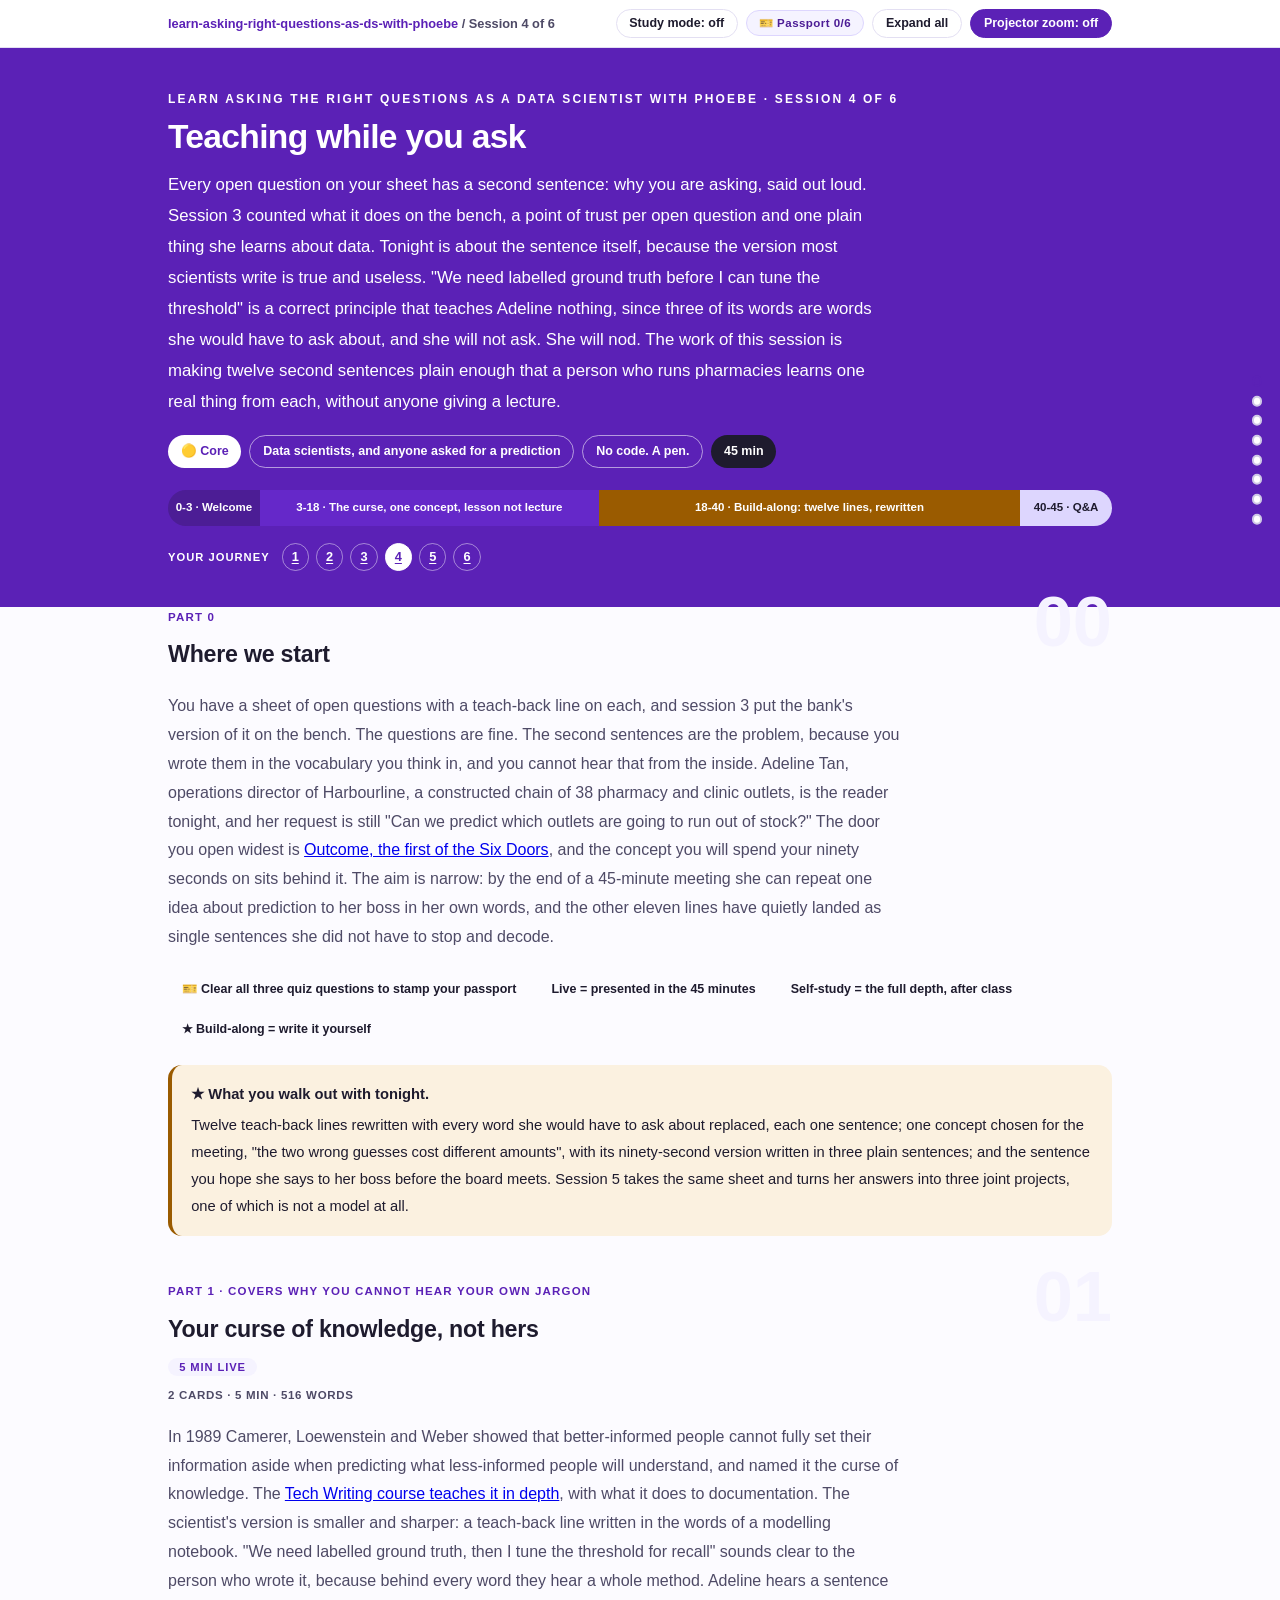
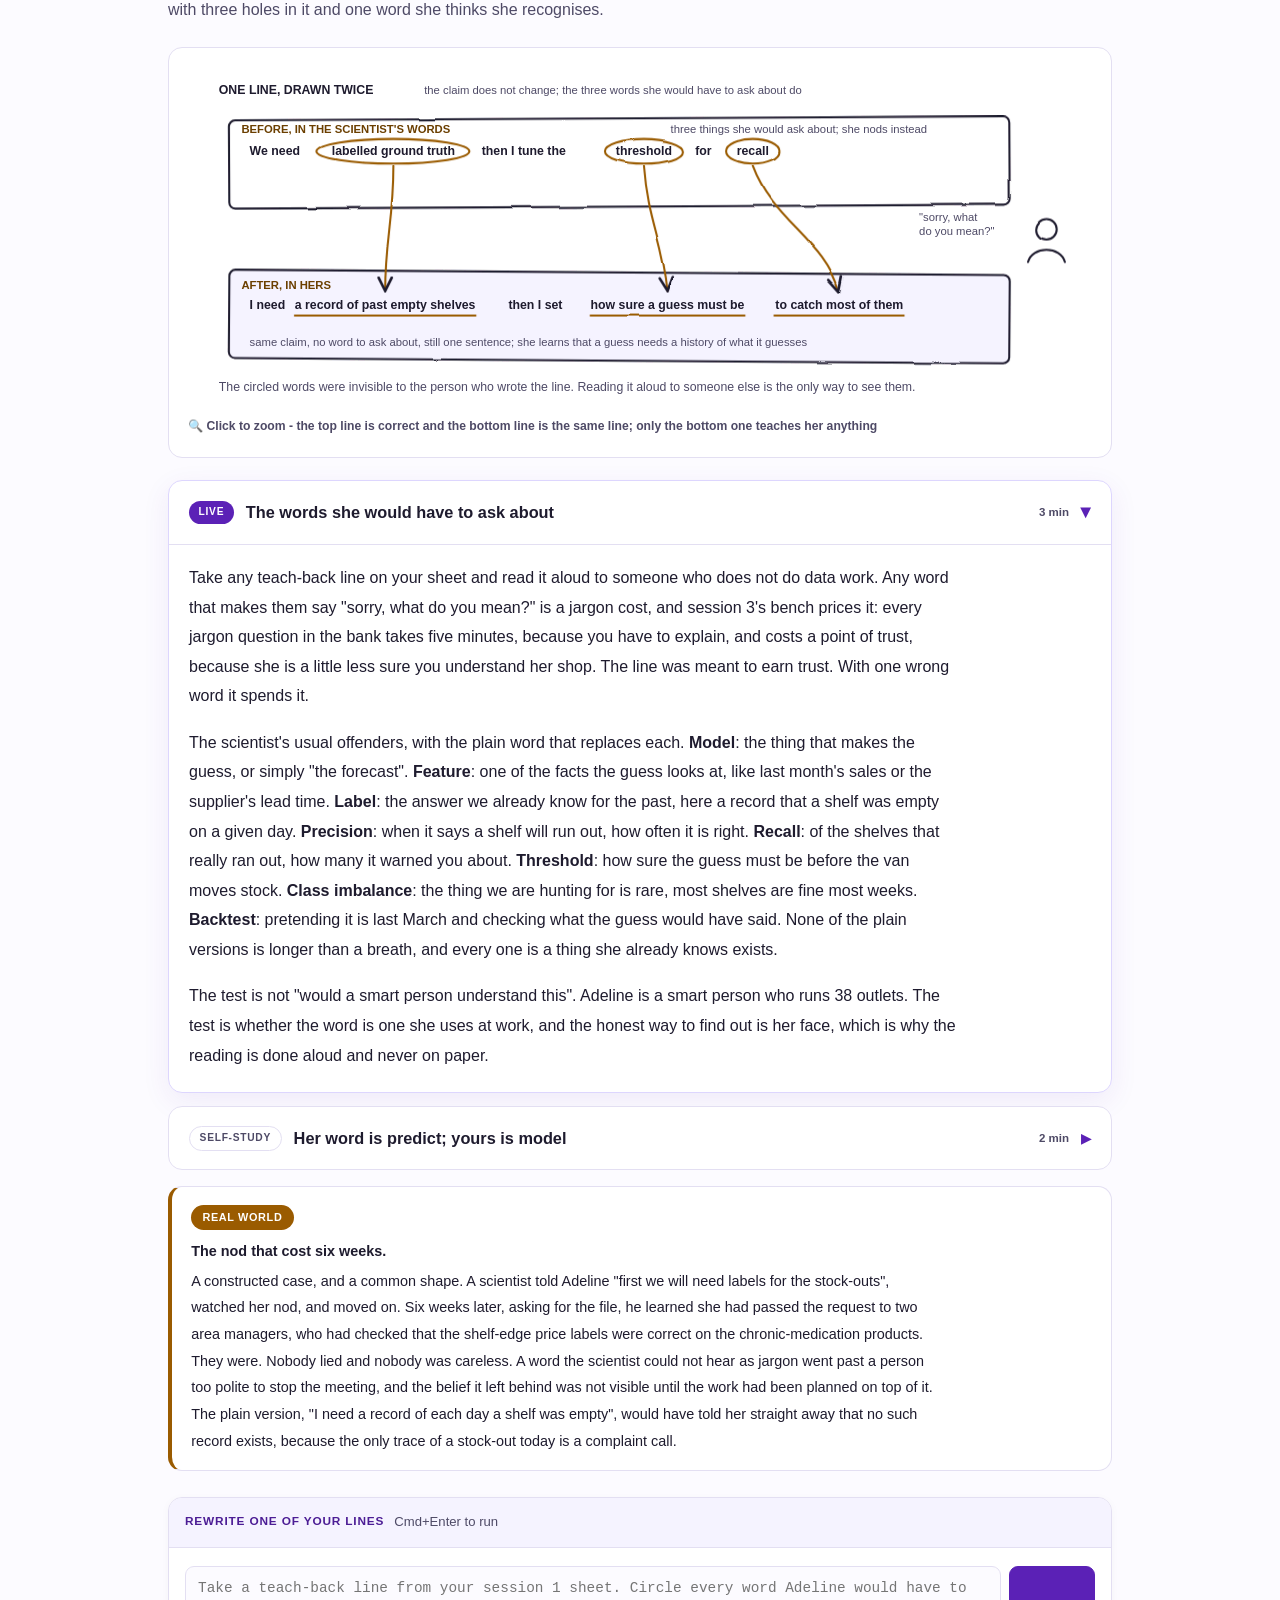
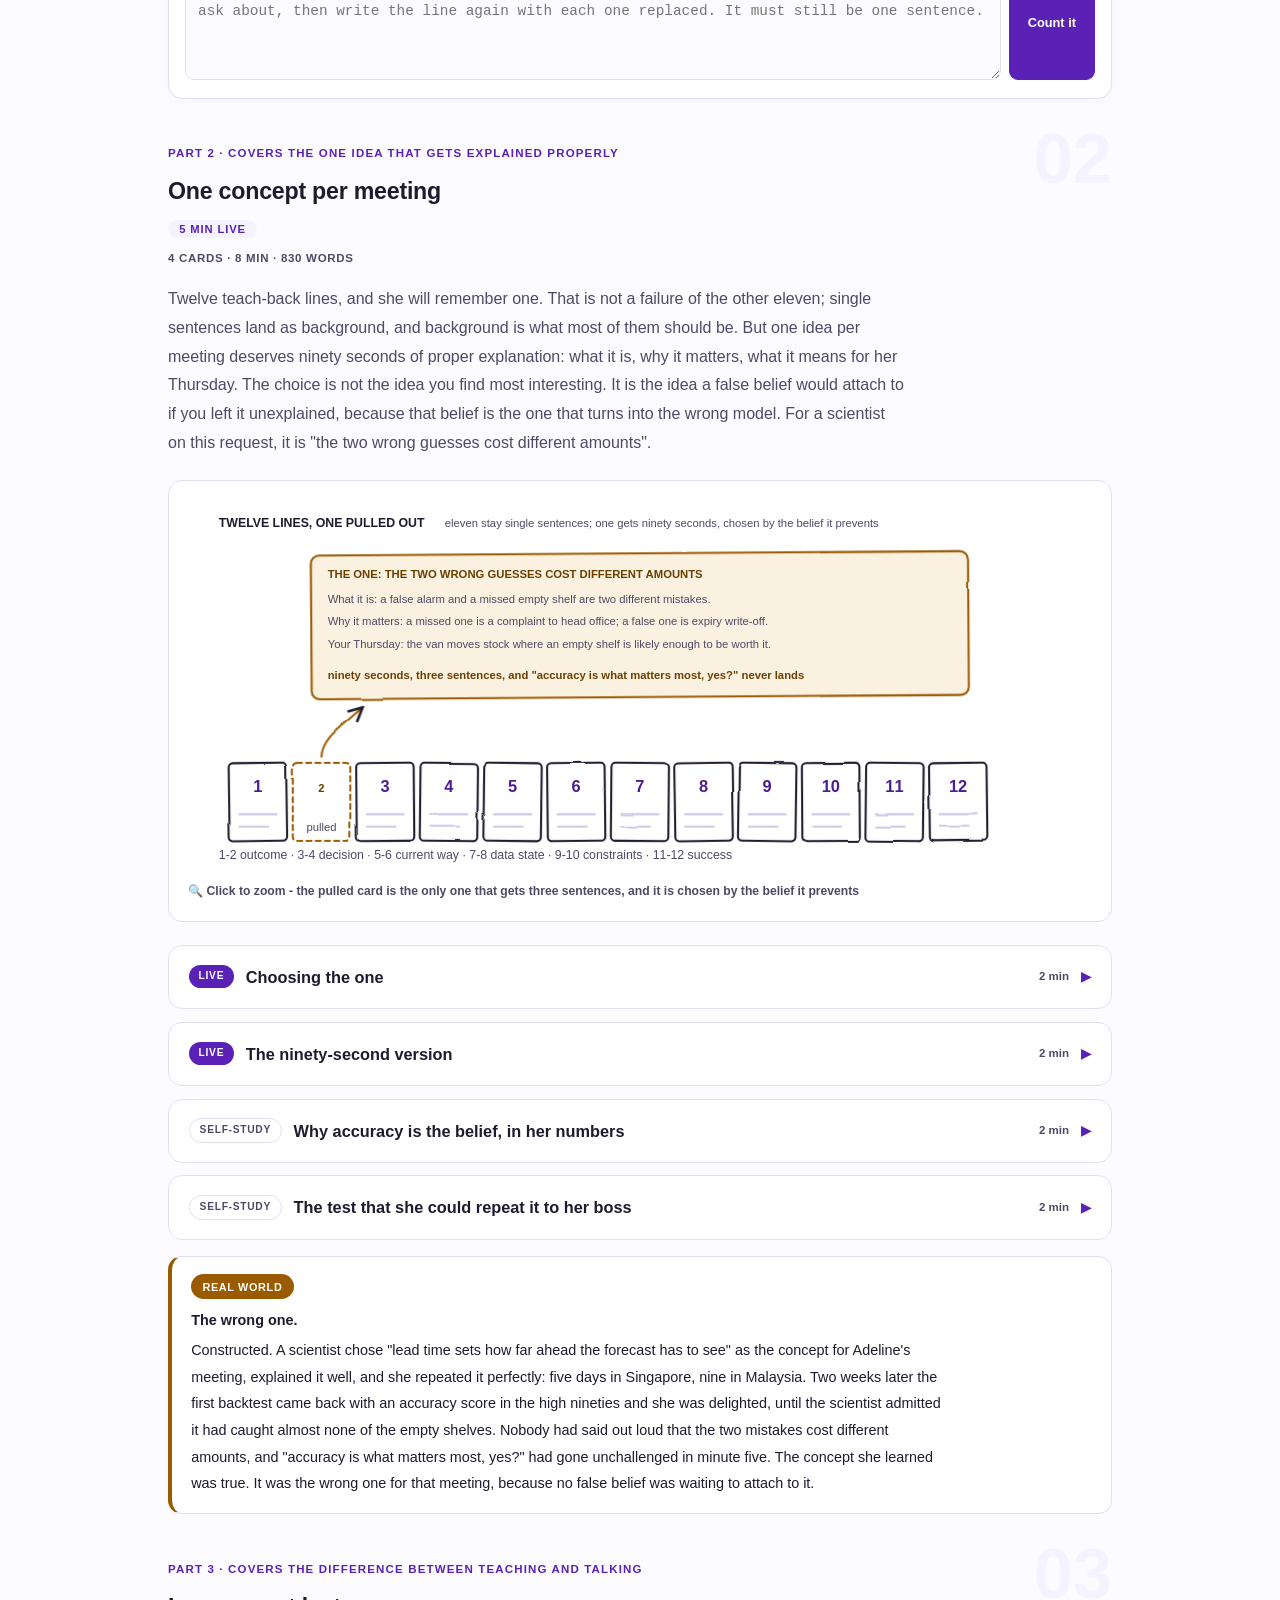
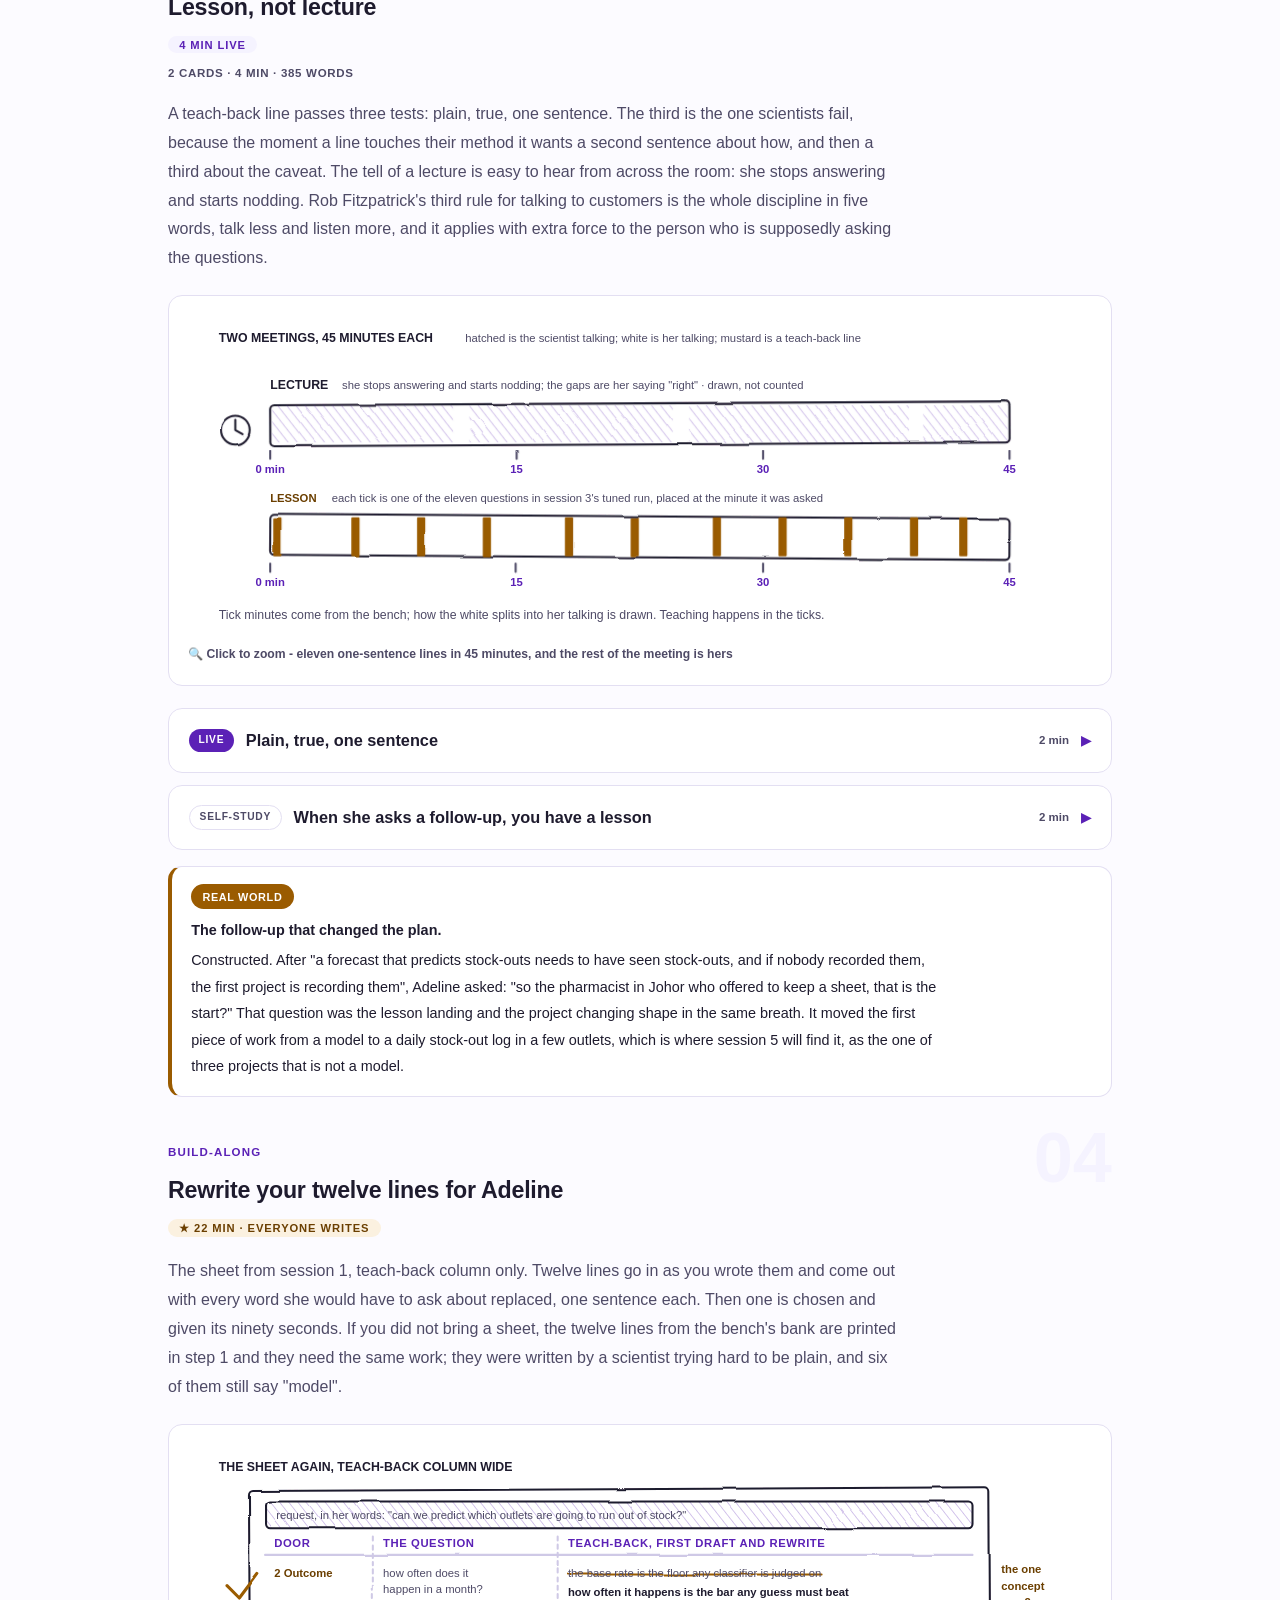
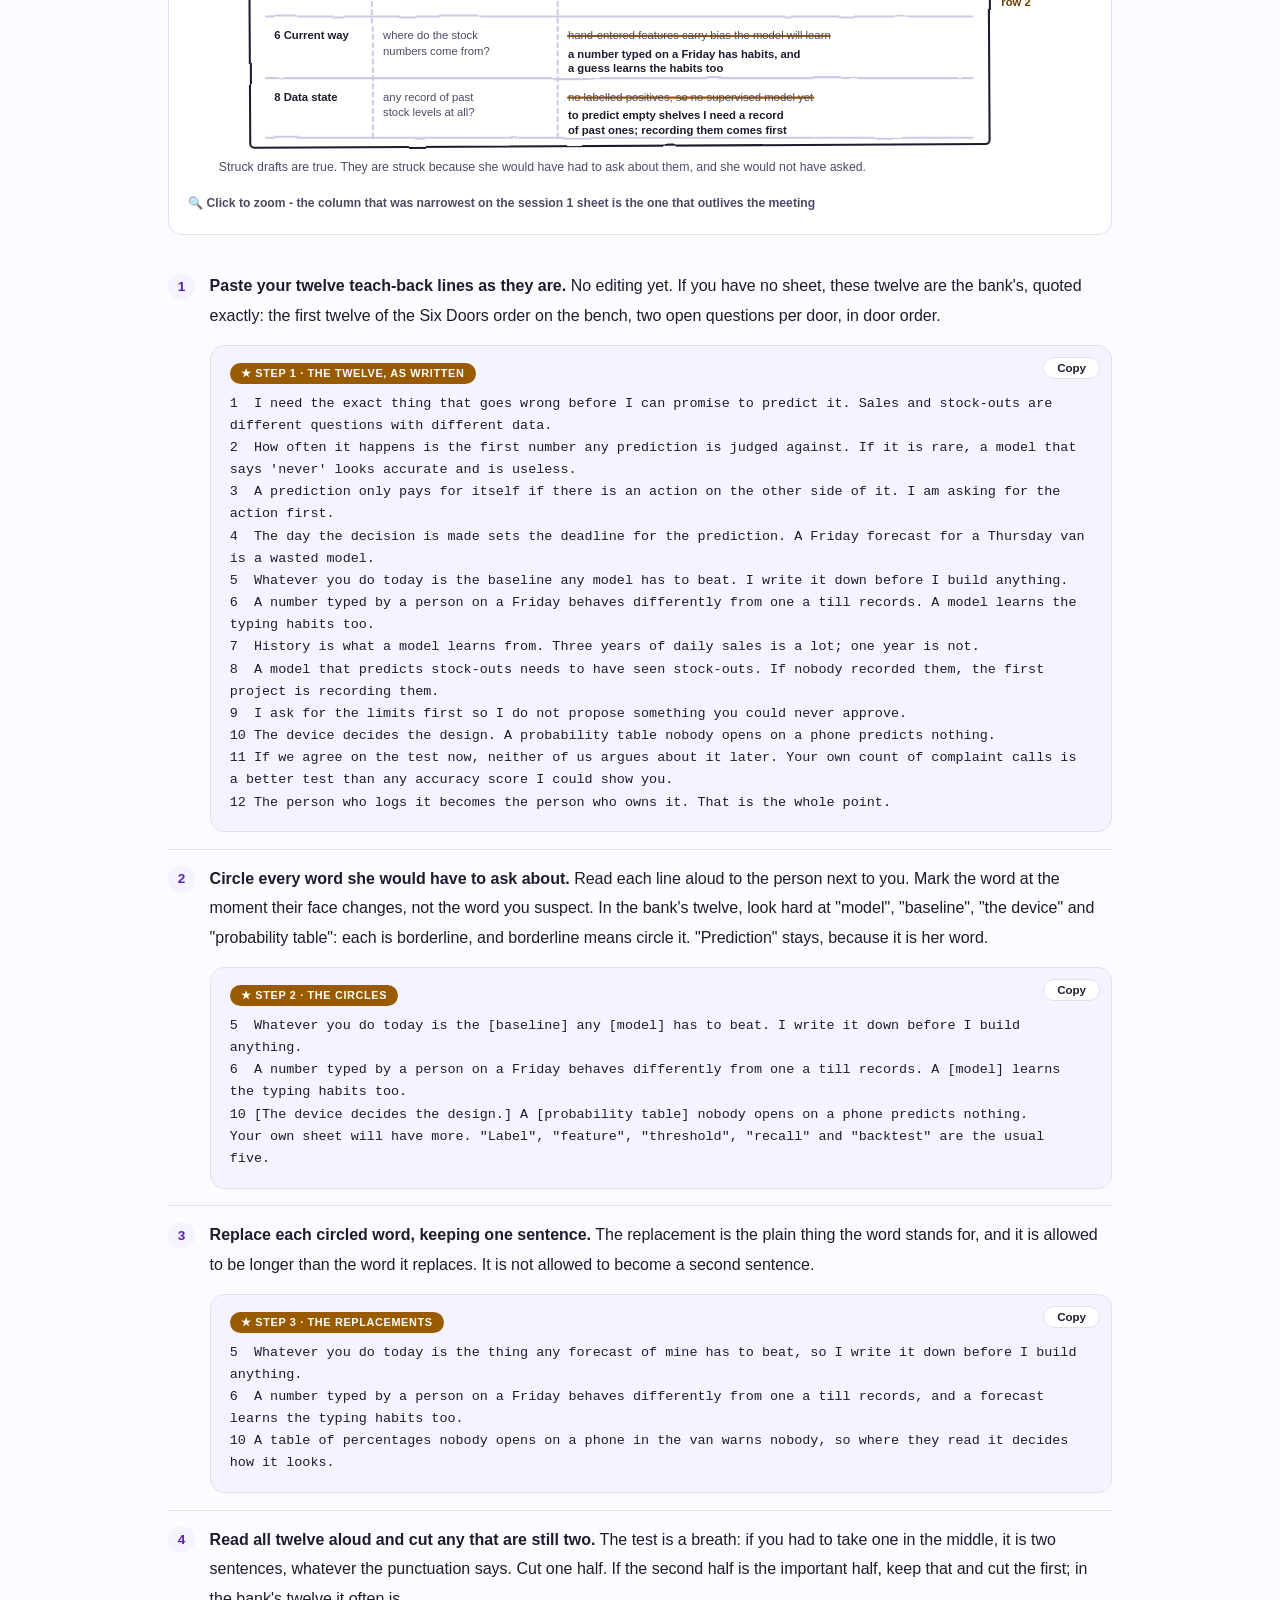
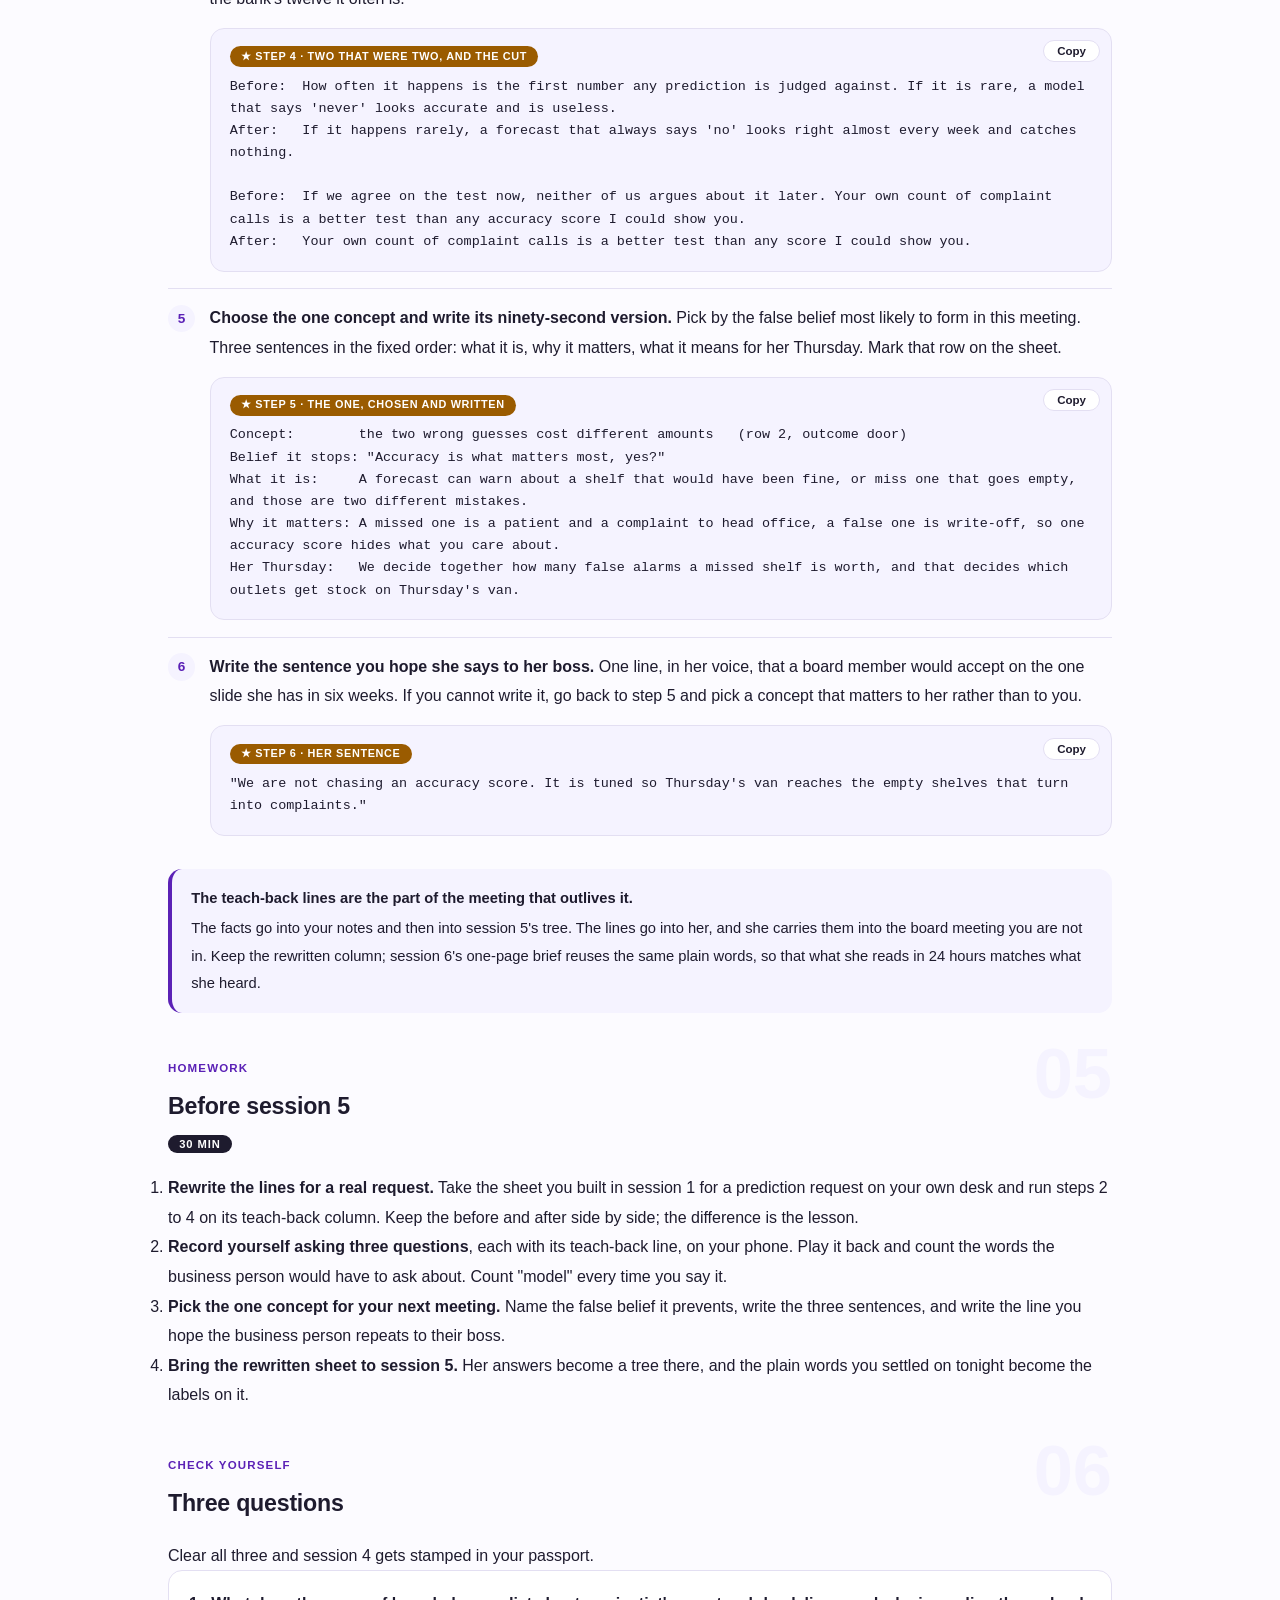
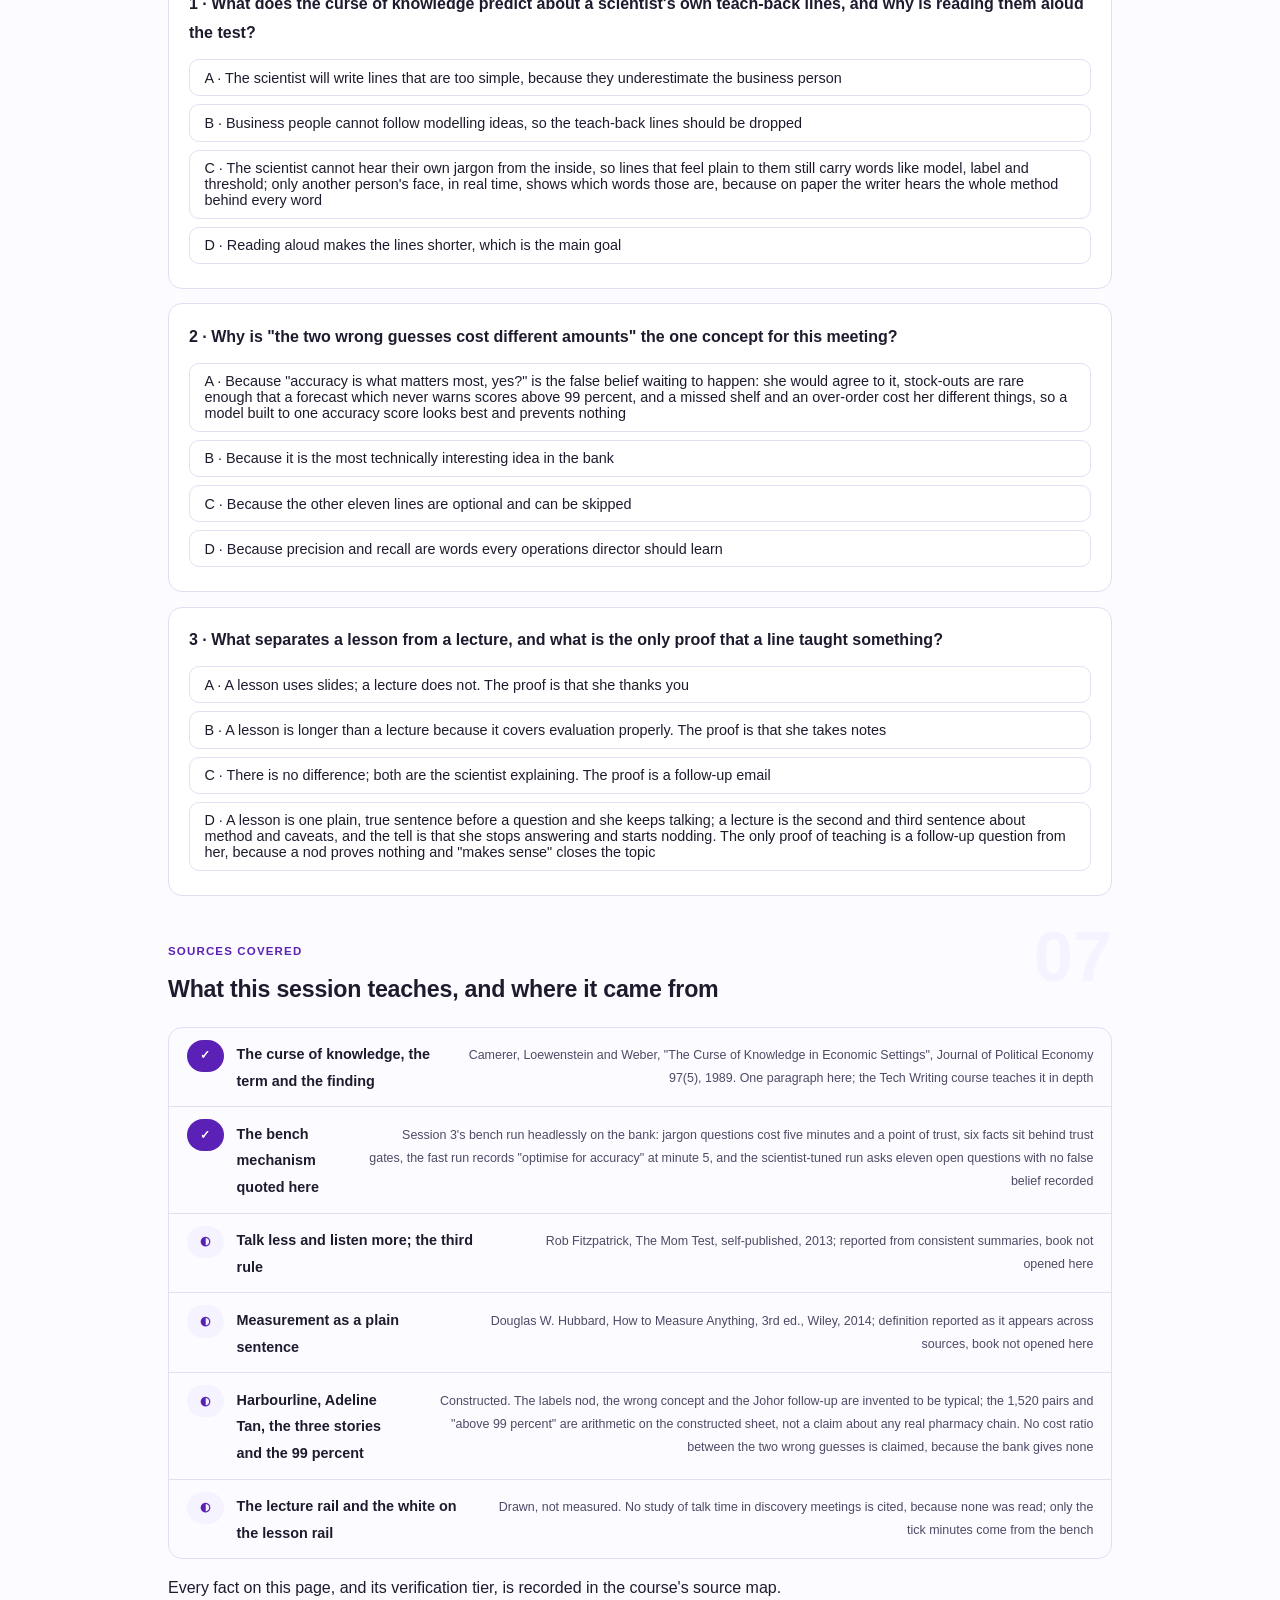
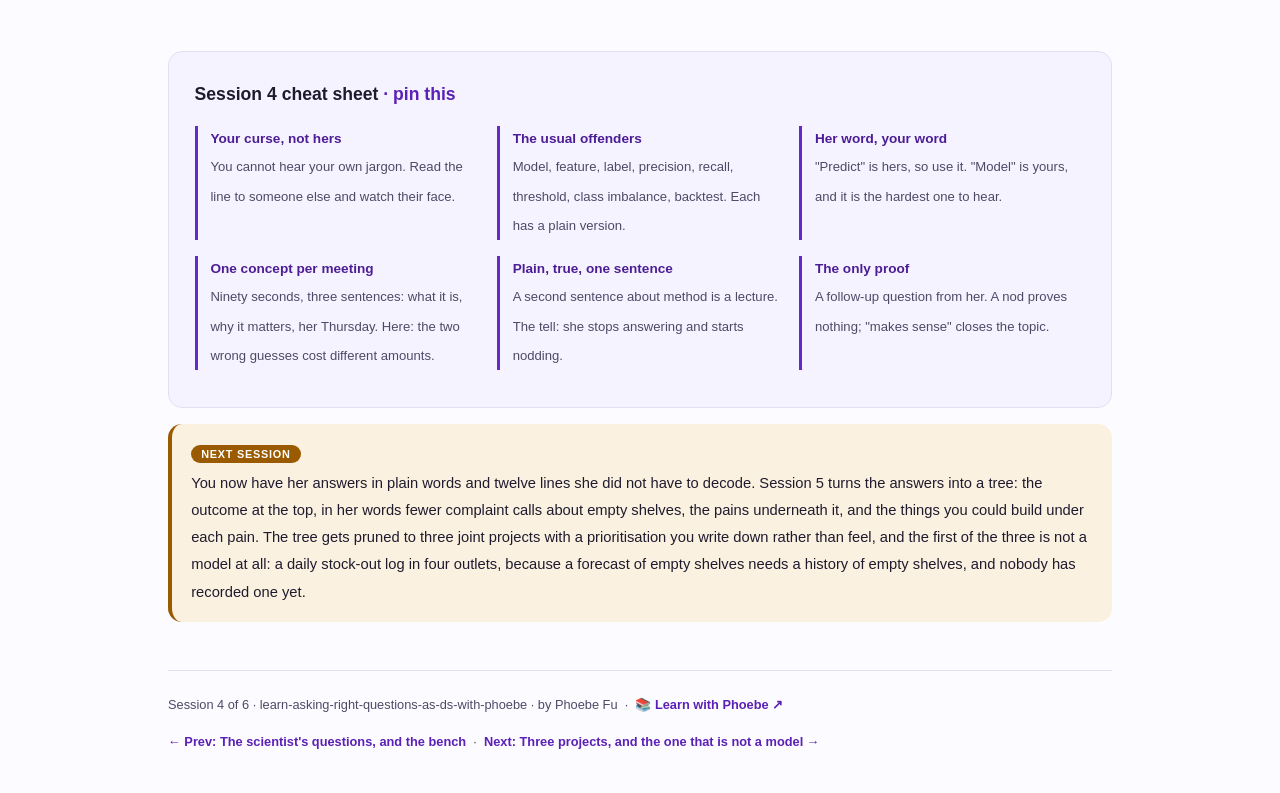
<file: courses/04-teaching-while-you-ask.html>
<!DOCTYPE html>
<html lang="en">
<head>
<meta charset="UTF-8">
<meta name="viewport" content="width=device-width, initial-scale=1.0">
<!-- social:start -->
<meta name="description" content="Session 4 of 6. The second sentence on every open question, said by a data scientist: why you cannot hear your own words like model, label and threshold, the one concept worth ninety seconds (the two wrong guesses cost different amounts), and the difference between a lesson and a lecture.">
<meta property="og:type" content="article">
<meta property="og:site_name" content="Learn with Phoebe">
<meta property="og:title" content="Teaching while you ask - learn asking the right questions as a data scientist with phoebe">
<meta property="og:description" content="Session 4 of 6. Your curse of knowledge, one concept per meeting, lesson not lecture, and twelve teach-back lines rewritten for a person who runs pharmacies.">
<meta property="og:url" content="https://phoebefu6.github.io/learn-asking-right-questions-as-ds-with-phoebe/courses/04-teaching-while-you-ask.html">
<meta property="og:image" content="https://phoebefu6.github.io/learn-asking-right-questions-as-ds-with-phoebe/assets/og-cover.png">
<meta property="og:image:width" content="1200">
<meta property="og:image:height" content="630">
<meta name="twitter:card" content="summary_large_image">
<meta name="twitter:title" content="Teaching while you ask - learn asking the right questions as a data scientist with phoebe">
<meta name="twitter:description" content="Session 4 of 6. The second sentence, made plain enough to teach, from the scientist's chair.">
<meta name="twitter:image" content="https://phoebefu6.github.io/learn-asking-right-questions-as-ds-with-phoebe/assets/og-cover.png">
<!-- social:end -->
<title>Session 4 · Teaching while you ask - learn asking the right questions as a data scientist with phoebe</title>
<link rel="stylesheet" href="../assets/style.css?v=20">
</head>
<body>

<div class="toolbar">
  <div class="wrap">
    <span class="crumb"><a href="../index.html">learn-asking-right-questions-as-ds-with-phoebe</a> / Session 4 of 6</span>
    <button class="btn" id="toggle-all" type="button">Expand all</button>
    <button class="btn primary" id="zoom-toggle" type="button">Projector zoom: off</button>
  </div>
</div>

<header class="masthead">
  <div class="wrap">
    <div class="eyebrow">Learn Asking the Right Questions as a Data Scientist with Phoebe · Session 4 of 6</div>
    <h1>Teaching <span class="accent">while you ask</span></h1>
    <p class="sub">Every open question on your sheet has a second sentence: why you are asking, said out loud. Session 3 counted what it does on the bench, a point of trust per open question and one plain thing she learns about data. Tonight is about the sentence itself, because the version most scientists write is true and useless. "We need labelled ground truth before I can tune the threshold" is a correct principle that teaches Adeline nothing, since three of its words are words she would have to ask about, and she will not ask. She will nod. The work of this session is making twelve second sentences plain enough that a person who runs pharmacies learns one real thing from each, without anyone giving a lecture.</p>
    <div class="chip-row">
      <span class="chip level">🟡 Core</span>
      <span class="chip audience">Data scientists, and anyone asked for a prediction</span>
      <span class="chip audience">No code. A pen.</span>
      <span class="chip time">45 min</span>
    </div>
    <div class="agenda">
      <span class="a1" style="flex:1">0-3 · Welcome</span>
      <span class="a2" style="flex:4">3-18 · The curse, one concept, lesson not lecture</span>
      <span class="a3" style="flex:5">18-40 · Build-along: twelve lines, rewritten</span>
      <span class="a4" style="flex:1">40-45 · Q&amp;A</span>
    </div>
  </div>
</header>

<main class="wrap">

  <section class="section" id="intro">
    <div class="section-kicker">
      <span class="klabel">Part 0</span>
      <h2>Where we start</h2>
    </div>
    <p class="lede">You have a sheet of open questions with a teach-back line on each, and session 3 put the bank's version of it on the bench. The questions are fine. The second sentences are the problem, because you wrote them in the vocabulary you think in, and you cannot hear that from the inside. Adeline Tan, operations director of Harbourline, a constructed chain of 38 pharmacy and clinic outlets, is the reader tonight, and her request is still "Can we predict which outlets are going to run out of stock?" The door you open widest is <a href="https://phoebefu6.github.io/learn-asking-right-questions-as-da-with-phoebe/courses/01-why-the-gap-and-the-six-doors.html">Outcome, the first of the Six Doors</a>, and the concept you will spend your ninety seconds on sits behind it. The aim is narrow: by the end of a 45-minute meeting she can repeat one idea about prediction to her boss in her own words, and the other eleven lines have quietly landed as single sentences she did not have to stop and decode.</p>

    <div class="legend">
      <span class="pill">🎫 Clear all three quiz questions to stamp your passport</span>
      <span class="pill">Live = presented in the 45 minutes</span>
      <span class="pill">Self-study = the full depth, after class</span>
      <span class="pill">★ Build-along = write it yourself</span>
    </div>

    <div class="callout win">
      <p><strong>★ What you walk out with tonight.</strong> Twelve teach-back lines rewritten with every word she would have to ask about replaced, each one sentence; one concept chosen for the meeting, "the two wrong guesses cost different amounts", with its ninety-second version written in three plain sentences; and the sentence you hope she says to her boss before the board meets. Session 5 takes the same sheet and turns her answers into three joint projects, one of which is not a model at all.</p>
    </div>
  </section>

  <section class="section" id="part-1">
    <div class="section-kicker">
      <span class="klabel">Part 1 · covers why you cannot hear your own jargon</span>
      <h2>Your curse of knowledge, not hers</h2>
      <span class="tag concept">5 min live</span>
    </div>
    <p class="lede">In 1989 Camerer, Loewenstein and Weber showed that better-informed people cannot fully set their information aside when predicting what less-informed people will understand, and named it the curse of knowledge. The <a href="https://phoebefu6.github.io/learn-tech-writing-with-phoebe/courses/01-why-docs-fail.html">Tech Writing course teaches it in depth</a>, with what it does to documentation. The scientist's version is smaller and sharper: a teach-back line written in the words of a modelling notebook. "We need labelled ground truth, then I tune the threshold for recall" sounds clear to the person who wrote it, because behind every word they hear a whole method. Adeline hears a sentence with three holes in it and one word she thinks she recognises.</p>

    <figure class="zoomable">
      <svg viewBox="0 0 880 330" xmlns="http://www.w3.org/2000/svg" role="img" aria-label="One teach-back line drawn twice. The top panel reads: we need labelled ground truth, then I tune the threshold for recall; the words labelled ground truth, threshold and recall are circled in mustard as the three she would have to ask about. The bottom panel is the same claim in plain words: a record of past empty shelves, how sure a guess must be, and catching most of them. Arrows run from each circled word to its replacement. At the right a small figure of the operations director says sorry, what do you mean.">
        <defs>
          <filter id="s4aSk" x="-3%" y="-3%" width="106%" height="106%"><feTurbulence type="fractalNoise" baseFrequency="0.02" numOctaves="2" seed="41" result="n"/><feDisplacementMap in="SourceGraphic" in2="n" scale="2.4" xChannelSelector="R" yChannelSelector="G"/></filter>
          <pattern id="s4aHc" patternUnits="userSpaceOnUse" width="7" height="7" patternTransform="rotate(-38)"><line x1="0" y1="0" x2="0" y2="7" stroke="#5B21B6" stroke-width="1" opacity=".5"/></pattern>
          <marker id="s4aAr" viewBox="0 0 10 10" refX="9" refY="5" markerWidth="8" markerHeight="8" orient="auto"><path d="M1 1 L9 5 L1 9" fill="none" stroke="#1E1B2E" stroke-width="1.6" stroke-linecap="round"/></marker>
        </defs>
        <style>
          .s4aH { font: 800 12px Inter, sans-serif; fill: #1E1B2E; }
          .s4aL { font: 600 12px Inter, sans-serif; fill: #1E1B2E; }
          .s4aS { font: 400 11px Inter, sans-serif; fill: #4E4A66; }
          .s4aB { font: 800 11px Inter, sans-serif; fill: #6B3F00; }
          .s4aN { font: 400 12px Inter, sans-serif; fill: #4E4A66; }
        </style>

        <text class="s4aH" x="30" y="26">ONE LINE, DRAWN TWICE</text>
        <text class="s4aS" x="230" y="26">the claim does not change; the three words she would have to ask about do</text>

        <g filter="url(#s4aSk)" fill="none" stroke="#1E1B2E" stroke-width="2" stroke-linecap="round" stroke-linejoin="round">
          <!-- before panel -->
          <rect x="40" y="50" width="760" height="86" rx="6" transform="rotate(-0.3 420 93)" fill="#FFFFFF"/>
          <!-- the three circled words -->
          <ellipse cx="200" cy="82" rx="74" ry="12" stroke="#9A5B00"/>
          <ellipse cx="444" cy="82" rx="38" ry="12" stroke="#9A5B00"/>
          <ellipse cx="550" cy="82" rx="26" ry="12" stroke="#9A5B00"/>
          <!-- after panel -->
          <rect x="40" y="200" width="760" height="86" rx="6" transform="rotate(0.4 420 243)" fill="#F5F3FF"/>
          <!-- arrows from each circled word to its replacement -->
          <path d="M200 96 C200 150 192 168 192 218" stroke="#9A5B00" marker-end="url(#s4aAr)"/>
          <path d="M444 96 C448 150 462 168 467 218" stroke="#9A5B00" marker-end="url(#s4aAr)"/>
          <path d="M550 96 C570 150 620 168 634 218" stroke="#9A5B00" marker-end="url(#s4aAr)"/>
          <!-- the replacements, underlined in mustard -->
          <path d="M104 242 L280 242" stroke="#9A5B00"/>
          <path d="M392 242 L542 242" stroke="#9A5B00"/>
          <path d="M572 242 L697 242" stroke="#9A5B00"/>
          <!-- Adeline, listening -->
          <circle cx="836" cy="158" r="10"/>
          <path d="M818 190 C822 174 850 174 854 190"/>
        </g>

        <text class="s4aB" x="52" y="64">BEFORE, IN THE SCIENTIST'S WORDS</text>
        <text class="s4aS" x="470" y="64">three things she would ask about; she nods instead</text>
        <text class="s4aL" x="60" y="86">We need</text>
        <text class="s4aL" x="200" y="86" text-anchor="middle">labelled ground truth</text>
        <text class="s4aL" x="286" y="86">then I tune the</text>
        <text class="s4aL" x="444" y="86" text-anchor="middle">threshold</text>
        <text class="s4aL" x="494" y="86">for</text>
        <text class="s4aL" x="550" y="86" text-anchor="middle">recall</text>

        <text class="s4aS" x="712" y="150">"sorry, what</text>
        <text class="s4aS" x="712" y="164">do you mean?"</text>

        <text class="s4aB" x="52" y="216">AFTER, IN HERS</text>
        <text class="s4aL" x="60" y="236">I need</text>
        <text class="s4aL" x="104" y="236">a record of past empty shelves</text>
        <text class="s4aL" x="312" y="236">then I set</text>
        <text class="s4aL" x="392" y="236">how sure a guess must be</text>
        <text class="s4aL" x="572" y="236">to catch most of them</text>
        <text class="s4aS" x="60" y="272">same claim, no word to ask about, still one sentence; she learns that a guess needs a history of what it guesses</text>

        <text class="s4aN" x="30" y="316">The circled words were invisible to the person who wrote the line. Reading it aloud to someone else is the only way to see them.</text>
      </svg>
      <figcaption>🔍 Click to zoom - the top line is correct and the bottom line is the same line; only the bottom one teaches her anything</figcaption>
    </figure>

    <details class="card" open>
      <summary><span class="mode live">Live</span>The words she would have to ask about<span class="mini">3 min</span><span class="caret">▶</span></summary>
      <div class="body">
        <p>Take any teach-back line on your sheet and read it aloud to someone who does not do data work. Any word that makes them say "sorry, what do you mean?" is a jargon cost, and session 3's bench prices it: every jargon question in the bank takes five minutes, because you have to explain, and costs a point of trust, because she is a little less sure you understand her shop. The line was meant to earn trust. With one wrong word it spends it.</p>
        <p>The scientist's usual offenders, with the plain word that replaces each. <strong>Model</strong>: the thing that makes the guess, or simply "the forecast". <strong>Feature</strong>: one of the facts the guess looks at, like last month's sales or the supplier's lead time. <strong>Label</strong>: the answer we already know for the past, here a record that a shelf was empty on a given day. <strong>Precision</strong>: when it says a shelf will run out, how often it is right. <strong>Recall</strong>: of the shelves that really ran out, how many it warned you about. <strong>Threshold</strong>: how sure the guess must be before the van moves stock. <strong>Class imbalance</strong>: the thing we are hunting for is rare, most shelves are fine most weeks. <strong>Backtest</strong>: pretending it is last March and checking what the guess would have said. None of the plain versions is longer than a breath, and every one is a thing she already knows exists.</p>
        <p>The test is not "would a smart person understand this". Adeline is a smart person who runs 38 outlets. The test is whether the word is one she uses at work, and the honest way to find out is her face, which is why the reading is done aloud and never on paper.</p>
      </div>
    </details>

    <details class="card">
      <summary><span class="mode self">Self-study</span>Her word is predict; yours is model<span class="mini">2 min</span><span class="caret">▶</span></summary>
      <div class="body">
        <p>Notice where the line falls. "Predict" is her word: she used it in her first sentence, so a teach-back line can say "prediction" freely. "Model" is yours. Six of the twelve teach-back lines in the build-along say "model", and they were written by someone trying to be plain. It is the scientist's hardest word to hear, because it is the word of the whole job. To her it is either a thing on a catwalk or a thing a consultant sells, and neither is the idea you mean: a set of rules learned from the past that makes a guess about the next week.</p>
        <p>There is also a professional reason plain is the norm and not a courtesy. Douglas Hubbard's definition of measurement, a quantitatively expressed reduction of uncertainty based on one or more observations, is itself a plain sentence with no term of art in it. The person paying for the work has to be able to check it. A teach-back line she cannot decode is a claim she cannot test, and a claim she cannot test is one she either accepts on faith or quietly ignores. Faith runs out on the first empty shelf the forecast missed; ignoring means you spent a sentence and taught nothing. Plain words are how a scientist makes their reasoning inspectable by the person who has to sign it off.</p>
      </div>
    </details>

    <div class="callout example">
      <span class="ex-pill">Real world</span>
      <p><strong>The nod that cost six weeks.</strong> A constructed case, and a common shape. A scientist told Adeline "first we will need labels for the stock-outs", watched her nod, and moved on. Six weeks later, asking for the file, he learned she had passed the request to two area managers, who had checked that the shelf-edge price labels were correct on the chronic-medication products. They were. Nobody lied and nobody was careless. A word the scientist could not hear as jargon went past a person too polite to stop the meeting, and the belief it left behind was not visible until the work had been planned on top of it. The plain version, "I need a record of each day a shelf was empty", would have told her straight away that no such record exists, because the only trace of a stock-out today is a complaint call.</p>
    </div>

    <div class="tryrow" data-fn="wordcount" data-multiline="1" data-title="Rewrite one of your lines" data-hint="Take a teach-back line from your session 1 sheet. Circle every word Adeline would have to ask about, then write the line again with each one replaced. It must still be one sentence." data-seed="" data-cta="Count it"></div>
  </section>

  <section class="section" id="part-2">
    <div class="section-kicker">
      <span class="klabel">Part 2 · covers the one idea that gets explained properly</span>
      <h2>One concept per meeting</h2>
      <span class="tag concept">5 min live</span>
    </div>
    <p class="lede">Twelve teach-back lines, and she will remember one. That is not a failure of the other eleven; single sentences land as background, and background is what most of them should be. But one idea per meeting deserves ninety seconds of proper explanation: what it is, why it matters, what it means for her Thursday. The choice is not the idea you find most interesting. It is the idea a false belief would attach to if you left it unexplained, because that belief is the one that turns into the wrong model. For a scientist on this request, it is "the two wrong guesses cost different amounts".</p>

    <figure class="zoomable">
      <svg viewBox="0 0 880 360" xmlns="http://www.w3.org/2000/svg" role="img" aria-label="Twelve small cards in a row along the bottom, numbered one to twelve, two per door. The second slot is empty and dashed; an arrow rises from it to one enlarged mustard card above, which carries the concept the two wrong guesses cost different amounts, written as its ninety-second version in three plain sentences: what it is, why it matters, what it means for her Thursday van run.">
        <defs>
          <filter id="s4bSk" x="-3%" y="-3%" width="106%" height="106%"><feTurbulence type="fractalNoise" baseFrequency="0.02" numOctaves="2" seed="47" result="n"/><feDisplacementMap in="SourceGraphic" in2="n" scale="2.4" xChannelSelector="R" yChannelSelector="G"/></filter>
          <pattern id="s4bHc" patternUnits="userSpaceOnUse" width="7" height="7" patternTransform="rotate(-38)"><line x1="0" y1="0" x2="0" y2="7" stroke="#5B21B6" stroke-width="1" opacity=".5"/></pattern>
          <marker id="s4bAr" viewBox="0 0 10 10" refX="9" refY="5" markerWidth="8" markerHeight="8" orient="auto"><path d="M1 1 L9 5 L1 9" fill="none" stroke="#1E1B2E" stroke-width="1.6" stroke-linecap="round"/></marker>
        </defs>
        <style>
          .s4bH { font: 800 12px Inter, sans-serif; fill: #1E1B2E; }
          .s4bL { font: 600 12px Inter, sans-serif; fill: #1E1B2E; }
          .s4bS { font: 400 11px Inter, sans-serif; fill: #4E4A66; }
          .s4bB { font: 800 11px Inter, sans-serif; fill: #6B3F00; }
          .s4bV { font: 800 16px Inter, sans-serif; fill: #4C1D95; }
          .s4bN { font: 400 12px Inter, sans-serif; fill: #4E4A66; }
        </style>

        <text class="s4bH" x="30" y="26">TWELVE LINES, ONE PULLED OUT</text>
        <text class="s4bS" x="250" y="26">eleven stay single sentences; one gets ninety seconds, chosen by the belief it prevents</text>

        <g filter="url(#s4bSk)" fill="none" stroke="#1E1B2E" stroke-width="2" stroke-linecap="round" stroke-linejoin="round">
          <!-- the enlarged card -->
          <rect x="120" y="52" width="640" height="140" rx="8" transform="rotate(-0.4 440 122)" fill="#FBF1E0" stroke="#9A5B00"/>
          <!-- arrow from the gap up to the card -->
          <path d="M130 250 C130 232 150 220 170 202" stroke="#9A5B00" marker-end="url(#s4bAr)"/>
          <!-- the deck: twelve slots, 56 wide, 6 gap, from x=40 -->
          <rect x="40" y="256" width="56" height="76" rx="4" transform="rotate(-0.8 68 294)" fill="#FFFFFF"/>
          <rect x="102" y="256" width="56" height="76" rx="4" stroke="#9A5B00" stroke-dasharray="5 4"/>
          <rect x="164" y="256" width="56" height="76" rx="4" transform="rotate(-0.5 192 294)" fill="#FFFFFF"/>
          <rect x="226" y="256" width="56" height="76" rx="4" transform="rotate(0.6 254 294)" fill="#FFFFFF"/>
          <rect x="288" y="256" width="56" height="76" rx="4" transform="rotate(0.7 316 294)" fill="#FFFFFF"/>
          <rect x="350" y="256" width="56" height="76" rx="4" transform="rotate(-0.6 378 294)" fill="#FFFFFF"/>
          <rect x="412" y="256" width="56" height="76" rx="4" transform="rotate(0.5 440 294)" fill="#FFFFFF"/>
          <rect x="474" y="256" width="56" height="76" rx="4" transform="rotate(-0.9 502 294)" fill="#FFFFFF"/>
          <rect x="536" y="256" width="56" height="76" rx="4" transform="rotate(0.8 564 294)" fill="#FFFFFF"/>
          <rect x="598" y="256" width="56" height="76" rx="4" transform="rotate(-0.4 626 294)" fill="#FFFFFF"/>
          <rect x="660" y="256" width="56" height="76" rx="4" transform="rotate(0.6 688 294)" fill="#FFFFFF"/>
          <rect x="722" y="256" width="56" height="76" rx="4" transform="rotate(-0.7 750 294)" fill="#FFFFFF"/>
          <!-- a line of text on each small card -->
          <path d="M50 306 L86 306 M174 306 L210 306 M236 306 L272 306 M298 306 L334 306 M360 306 L396 306 M422 306 L458 306 M484 306 L520 306 M546 306 L582 306 M608 306 L644 306 M670 306 L706 306 M732 306 L768 306" stroke="#CFC9E6"/>
          <path d="M50 318 L78 318 M174 318 L202 318 M236 318 L264 318 M298 318 L326 318 M360 318 L388 318 M422 318 L450 318 M484 318 L512 318 M546 318 L574 318 M608 318 L636 318 M670 318 L698 318 M732 318 L760 318" stroke="#CFC9E6"/>
        </g>

        <text class="s4bB" x="136" y="76">THE ONE: THE TWO WRONG GUESSES COST DIFFERENT AMOUNTS</text>
        <text class="s4bS" x="136" y="100">What it is: a false alarm and a missed empty shelf are two different mistakes.</text>
        <text class="s4bS" x="136" y="122">Why it matters: a missed one is a complaint to head office; a false one is expiry write-off.</text>
        <text class="s4bS" x="136" y="144">Your Thursday: the van moves stock where an empty shelf is likely enough to be worth it.</text>
        <text class="s4bB" x="136" y="174">ninety seconds, three sentences, and "accuracy is what matters most, yes?" never lands</text>

        <text class="s4bV" x="68" y="284" text-anchor="middle">1</text>
        <text class="s4bB" x="130" y="284" text-anchor="middle">2</text>
        <text class="s4bV" x="192" y="284" text-anchor="middle">3</text>
        <text class="s4bV" x="254" y="284" text-anchor="middle">4</text>
        <text class="s4bV" x="316" y="284" text-anchor="middle">5</text>
        <text class="s4bV" x="378" y="284" text-anchor="middle">6</text>
        <text class="s4bV" x="440" y="284" text-anchor="middle">7</text>
        <text class="s4bV" x="502" y="284" text-anchor="middle">8</text>
        <text class="s4bV" x="564" y="284" text-anchor="middle">9</text>
        <text class="s4bV" x="626" y="284" text-anchor="middle">10</text>
        <text class="s4bV" x="688" y="284" text-anchor="middle">11</text>
        <text class="s4bV" x="750" y="284" text-anchor="middle">12</text>
        <text class="s4bS" x="130" y="322" text-anchor="middle">pulled</text>

        <text class="s4bN" x="30" y="350">1-2 outcome · 3-4 decision · 5-6 current way · 7-8 data state · 9-10 constraints · 11-12 success</text>
      </svg>
      <figcaption>🔍 Click to zoom - the pulled card is the only one that gets three sentences, and it is chosen by the belief it prevents</figcaption>
    </figure>

    <details class="card">
      <summary><span class="mode live">Live</span>Choosing the one<span class="mini">2 min</span><span class="caret">▶</span></summary>
      <div class="body">
        <p>Look at the five false beliefs the bench records on the fast run, because each one is a concept that was never explained. "The target is sales" attaches to what exactly is being predicted. "Daily predictions" attaches to the day the decision is made, and the van runs on Thursday. "Stock history is in the POS" attaches to what has been recorded, and the stock sheet is overwritten every Friday. "Optimise for accuracy" attaches to the two wrong guesses costing different amounts. "The model replaces the pharmacist's check" attaches to the baseline, the person looking at a shelf that any forecast has to beat. Pick the belief most likely to form in <em>this</em> meeting with <em>this</em> person, and the concept behind it is your one.</p>
        <p>For Harbourline there are two honest candidates. <strong>The two wrong guesses cost different amounts</strong>, because "accuracy is what matters most, yes?" is the belief waiting to happen: the fast run records it at minute 5, it is the number every scientist is trained to report, and only later in a good meeting does she say she does not care what the accuracy number is. Or <strong>nothing has been recorded</strong>, because she assumes the history is in the POS and there is no stock history at all. Either is right; session 2 spent a whole evening on the second. Choose one, not both; two concepts in ninety seconds each is a lecture with an interval.</p>
      </div>
    </details>

    <details class="card">
      <summary><span class="mode live">Live</span>The ninety-second version<span class="mini">2 min</span><span class="caret">▶</span></summary>
      <div class="body">
        <p>Three sentences, in a fixed order: what it is, why it matters, what it means for her Thursday. Written in full, as it would be said after "when it happens, what does it cost you, and what does it cost when an outlet orders too much?" and her answer that a missed stock-out sends a patient to a competitor and a complaint to head office, while an over-order becomes expiry write-off, which head office measures her on:</p>
        <p><strong>What it is.</strong> "Any forecast of empty shelves will be wrong in two ways: sometimes it warns about a shelf that would have been fine, and sometimes it stays quiet about one that goes empty, and those are two different mistakes, not one." <strong>Why it matters.</strong> "You have just told me they cost different things, a patient and a complaint on one side and write-off on the other, so a single accuracy score hides the only thing you care about, because a forecast that never warns anyone is right almost every week and catches nothing." <strong>Her Thursday.</strong> "So before I build anything, you and I decide how many false alarms a missed empty shelf is worth, and that decides which outlets get stock on Thursday's van."</p>
        <p>Ninety seconds, then back to the next question. The tell that it worked is that later in the meeting she talks about "a missed one" and "a false alarm" as two things, rather than asking how accurate it will be.</p>
      </div>
    </details>

    <details class="card">
      <summary><span class="mode self">Self-study</span>Why accuracy is the belief, in her numbers<span class="mini">2 min</span><span class="caret">▶</span></summary>
      <div class="body">
        <p>Session 1 did the arithmetic on the constructed sheet: about 40 chronic-medication products in 38 outlets is 1,520 outlet-product pairs, and roughly 30 stock-outs a month is about seven a week. In any week, well over 99 percent of pairs do not run out, so a forecast that says "no" to all of them scores above 99 percent accuracy and prevents no complaint calls. That is the reason "accuracy is what matters most, yes?" is dangerous rather than merely vague: it is a leading question she will agree to, and the model built on her agreement is the one that looks best and does nothing.</p>
        <p>The ratio between the two costs is hers to set, not yours. The bank gives no number for it, on purpose: a scientist who invents "a missed shelf is worth ten false alarms" has made a business decision in a notebook. Writing the costs down as a table and deciding with them is a discipline in its own right, and the <a href="https://phoebefu6.github.io/learn-decision-intelligence-with-phoebe/">Decision Intelligence course</a> owns it. Tonight's job is smaller: make sure she knows there are two mistakes before anyone asks her to agree to one score.</p>
      </div>
    </details>

    <details class="card">
      <summary><span class="mode self">Self-study</span>The test that she could repeat it to her boss<span class="mini">2 min</span><span class="caret">▶</span></summary>
      <div class="body">
        <p>The board meets in six weeks and wants one slide. Somebody will ask Adeline how accurate the AI is. If the one concept landed, she can say something like "we are not chasing an accuracy score; it is tuned so Thursday's van reaches the empty shelves that turn into complaints." That sentence is the whole test: it is hers, it is short, it carries the reason, and it would survive a sceptical follow-up. If instead she says "they talked about precision and recall", the concept was heard and not learned.</p>
        <p>Write the sentence you hope she says before the meeting. It forces the ninety seconds to be built backwards from a line a non-data person could carry, and it is the cheapest rehearsal there is. It also tests the choice itself: if you cannot write a one-line version a board member would repeat, you have picked an idea that matters to you and not to her.</p>
      </div>
    </details>

    <div class="callout example">
      <span class="ex-pill">Real world</span>
      <p><strong>The wrong one.</strong> Constructed. A scientist chose "lead time sets how far ahead the forecast has to see" as the concept for Adeline's meeting, explained it well, and she repeated it perfectly: five days in Singapore, nine in Malaysia. Two weeks later the first backtest came back with an accuracy score in the high nineties and she was delighted, until the scientist admitted it had caught almost none of the empty shelves. Nobody had said out loud that the two mistakes cost different amounts, and "accuracy is what matters most, yes?" had gone unchallenged in minute five. The concept she learned was true. It was the wrong one for that meeting, because no false belief was waiting to attach to it.</p>
    </div>
  </section>

  <section class="section" id="part-3">
    <div class="section-kicker">
      <span class="klabel">Part 3 · covers the difference between teaching and talking</span>
      <h2>Lesson, not lecture</h2>
      <span class="tag concept">4 min live</span>
    </div>
    <p class="lede">A teach-back line passes three tests: plain, true, one sentence. The third is the one scientists fail, because the moment a line touches their method it wants a second sentence about how, and then a third about the caveat. The tell of a lecture is easy to hear from across the room: she stops answering and starts nodding. Rob Fitzpatrick's third rule for talking to customers is the whole discipline in five words, talk less and listen more, and it applies with extra force to the person who is supposedly asking the questions.</p>

    <figure class="zoomable">
      <svg viewBox="0 0 880 310" xmlns="http://www.w3.org/2000/svg" role="img" aria-label="Two hand-drawn 45-minute timelines. The top rail, labelled lecture, is mostly a long hatched bar of the scientist talking with short white gaps, a constructed illustration. The bottom rail, labelled lesson, is mostly white stretches of the operations director talking, interrupted by eleven short mustard ticks, one per teach-back line, placed at the minute each of the eleven questions in session 3's scientist-tuned run was asked: 0, 5, 9, 13, 18, 22, 27, 31, 35, 39 and 42. Minute marks at 0, 15, 30 and 45 sit under both rails.">
        <defs>
          <filter id="s4cSk" x="-3%" y="-3%" width="106%" height="106%"><feTurbulence type="fractalNoise" baseFrequency="0.02" numOctaves="2" seed="53" result="n"/><feDisplacementMap in="SourceGraphic" in2="n" scale="2.4" xChannelSelector="R" yChannelSelector="G"/></filter>
          <pattern id="s4cHc" patternUnits="userSpaceOnUse" width="7" height="7" patternTransform="rotate(-38)"><line x1="0" y1="0" x2="0" y2="7" stroke="#5B21B6" stroke-width="1" opacity=".5"/></pattern>
          <marker id="s4cAr" viewBox="0 0 10 10" refX="9" refY="5" markerWidth="8" markerHeight="8" orient="auto"><path d="M1 1 L9 5 L1 9" fill="none" stroke="#1E1B2E" stroke-width="1.6" stroke-linecap="round"/></marker>
        </defs>
        <style>
          .s4cH { font: 800 12px Inter, sans-serif; fill: #1E1B2E; }
          .s4cL { font: 600 12px Inter, sans-serif; fill: #1E1B2E; }
          .s4cS { font: 400 11px Inter, sans-serif; fill: #4E4A66; }
          .s4cB { font: 800 11px Inter, sans-serif; fill: #6B3F00; }
          .s4cA { font: 700 11px Inter, sans-serif; fill: #5B21B6; }
          .s4cN { font: 400 12px Inter, sans-serif; fill: #4E4A66; }
        </style>

        <text class="s4cH" x="30" y="26">TWO MEETINGS, 45 MINUTES EACH</text>
        <text class="s4cS" x="270" y="26">hatched is the scientist talking; white is her talking; mustard is a teach-back line</text>

        <g filter="url(#s4cSk)" fill="none" stroke="#1E1B2E" stroke-width="2" stroke-linecap="round" stroke-linejoin="round">
          <!-- clock anchor -->
          <circle cx="46" cy="112" r="14"/>
          <path d="M46 112 L46 102 M46 112 L53 116"/>
          <!-- top rail: lecture -->
          <rect x="80" y="86" width="720" height="40" rx="4" transform="rotate(-0.3 440 106)" fill="#FFFFFF"/>
          <rect x="82" y="88" width="176" height="36" fill="url(#s4cHc)" stroke="none"/>
          <rect x="274" y="88" width="198" height="36" fill="url(#s4cHc)" stroke="none"/>
          <rect x="488" y="88" width="214" height="36" fill="url(#s4cHc)" stroke="none"/>
          <rect x="716" y="88" width="82" height="36" fill="url(#s4cHc)" stroke="none"/>
          <!-- bottom rail: lesson, ticks at x = 80 + 16 x minute of each question in the tuned run -->
          <rect x="80" y="196" width="720" height="40" rx="4" transform="rotate(0.4 440 216)" fill="#FFFFFF"/>
          <rect x="84" y="198" width="6" height="36" fill="#9A5B00" stroke="#9A5B00"/>
          <rect x="160" y="198" width="6" height="36" fill="#9A5B00" stroke="#9A5B00"/>
          <rect x="224" y="198" width="6" height="36" fill="#9A5B00" stroke="#9A5B00"/>
          <rect x="288" y="198" width="6" height="36" fill="#9A5B00" stroke="#9A5B00"/>
          <rect x="368" y="198" width="6" height="36" fill="#9A5B00" stroke="#9A5B00"/>
          <rect x="432" y="198" width="6" height="36" fill="#9A5B00" stroke="#9A5B00"/>
          <rect x="512" y="198" width="6" height="36" fill="#9A5B00" stroke="#9A5B00"/>
          <rect x="576" y="198" width="6" height="36" fill="#9A5B00" stroke="#9A5B00"/>
          <rect x="640" y="198" width="6" height="36" fill="#9A5B00" stroke="#9A5B00"/>
          <rect x="704" y="198" width="6" height="36" fill="#9A5B00" stroke="#9A5B00"/>
          <rect x="752" y="198" width="6" height="36" fill="#9A5B00" stroke="#9A5B00"/>
          <!-- minute marks -->
          <path d="M80 132 L80 140 M320 132 L320 140 M560 132 L560 140 M800 132 L800 140" stroke="#4E4A66"/>
          <path d="M80 242 L80 250 M320 242 L320 250 M560 242 L560 250 M800 242 L800 250" stroke="#4E4A66"/>
        </g>

        <text class="s4cL" x="80" y="72">LECTURE</text>
        <text class="s4cS" x="150" y="72">she stops answering and starts nodding; the gaps are her saying "right" · drawn, not counted</text>
        <text class="s4cA" x="80" y="154" text-anchor="middle">0 min</text>
        <text class="s4cA" x="320" y="154" text-anchor="middle">15</text>
        <text class="s4cA" x="560" y="154" text-anchor="middle">30</text>
        <text class="s4cA" x="800" y="154" text-anchor="middle">45</text>

        <text class="s4cB" x="80" y="182">LESSON</text>
        <text class="s4cS" x="140" y="182">each tick is one of the eleven questions in session 3's tuned run, placed at the minute it was asked</text>
        <text class="s4cA" x="80" y="264" text-anchor="middle">0 min</text>
        <text class="s4cA" x="320" y="264" text-anchor="middle">15</text>
        <text class="s4cA" x="560" y="264" text-anchor="middle">30</text>
        <text class="s4cA" x="800" y="264" text-anchor="middle">45</text>

        <text class="s4cN" x="30" y="296">Tick minutes come from the bench; how the white splits into her talking is drawn. Teaching happens in the ticks.</text>
      </svg>
      <figcaption>🔍 Click to zoom - eleven one-sentence lines in 45 minutes, and the rest of the meeting is hers</figcaption>
    </figure>

    <details class="card">
      <summary><span class="mode live">Live</span>Plain, true, one sentence<span class="mini">2 min</span><span class="caret">▶</span></summary>
      <div class="body">
        <p><strong>Failing</strong>, before "when it happens, what does it cost you, and what does it cost when an outlet orders too much?": "Because the positive class is rare, raw accuracy is a misleading metric, so I would want to set the decision threshold on an asymmetric loss, weighting recall above precision, and validate it on a backtest before we talk about deployment." True, and it fails all three tests at once: six words she would ask about, three claims joined into one, and a lecture on evaluation hiding inside a reason for asking.</p>
        <p><strong>Passing</strong>, same question: "Guessing wrong one way costs you a complaint and wrong the other way costs you write-off, so I build the guess around which one you would rather have, not around one score." Plain, because every word is one she uses; true, because it is the principle the failing version was reaching for; one sentence, so she is answering again within three seconds. The failing version would have earned a nod. The passing version earns her answer about head office and the write-off it measures her on, which is the fact the whole model has to be built to.</p>
      </div>
    </details>

    <details class="card">
      <summary><span class="mode self">Self-study</span>When she asks a follow-up, you have a lesson<span class="mini">2 min</span><span class="caret">▶</span></summary>
      <div class="body">
        <p>There is only one proof that a line taught something, and it is a follow-up question from her. "So a forecast could be right nearly every week and still miss the ones that matter?" means the two costs landed. "Wait, so it cannot learn stock-outs if nobody wrote them down?" means the recording concept landed. A nod proves nothing, and a polite "makes sense" proves slightly less than nothing, because it closes the topic. Silence after a teach-back line is a reason to ask your next question, not to add a sentence.</p>
        <p>On the bench this is the mechanism, not a metaphor. Every open question earns a point of trust, and six facts on her sheet sit behind trust gates she will not cross unprompted; the most sensitive, that the only IT person holds the POS login and is leaving in January, needs trust 3. The teach-back line is where that point is earned: she answers the next question more fully because the last one came with a reason. A lecture spends minutes and earns nothing, which is the same arithmetic as the technical opener in session 3 with a friendlier face.</p>
      </div>
    </details>

    <div class="callout example">
      <span class="ex-pill">Real world</span>
      <p><strong>The follow-up that changed the plan.</strong> Constructed. After "a forecast that predicts stock-outs needs to have seen stock-outs, and if nobody recorded them, the first project is recording them", Adeline asked: "so the pharmacist in Johor who offered to keep a sheet, that is the start?" That question was the lesson landing and the project changing shape in the same breath. It moved the first piece of work from a model to a daily stock-out log in a few outlets, which is where session 5 will find it, as the one of three projects that is not a model.</p>
    </div>
  </section>

  <section class="section" id="demo-1">
    <div class="section-kicker">
      <span class="klabel">Build-along</span>
      <h2>Rewrite your twelve lines for Adeline</h2>
      <span class="tag demo">★ 22 min · everyone writes</span>
    </div>
    <p class="lede">The sheet from session 1, teach-back column only. Twelve lines go in as you wrote them and come out with every word she would have to ask about replaced, one sentence each. Then one is chosen and given its ninety seconds. If you did not bring a sheet, the twelve lines from the bench's bank are printed in step 1 and they need the same work; they were written by a scientist trying hard to be plain, and six of them still say "model".</p>

    <figure class="zoomable">
      <svg viewBox="0 0 880 330" xmlns="http://www.w3.org/2000/svg" role="img" aria-label="The session 1 sheet redrawn with the teach-back column made wide. Three rows are shown, each with a first draft of the line in muted text and struck through, and the rewritten plain line beneath it in ink. The first row, the outcome door, carries a mustard mark in the margin as the chosen concept, the two wrong guesses cost different amounts.">
        <defs>
          <filter id="s4dSk" x="-3%" y="-3%" width="106%" height="106%"><feTurbulence type="fractalNoise" baseFrequency="0.02" numOctaves="2" seed="59" result="n"/><feDisplacementMap in="SourceGraphic" in2="n" scale="2.4" xChannelSelector="R" yChannelSelector="G"/></filter>
          <pattern id="s4dHc" patternUnits="userSpaceOnUse" width="7" height="7" patternTransform="rotate(-38)"><line x1="0" y1="0" x2="0" y2="7" stroke="#5B21B6" stroke-width="1" opacity=".5"/></pattern>
          <marker id="s4dAr" viewBox="0 0 10 10" refX="9" refY="5" markerWidth="8" markerHeight="8" orient="auto"><path d="M1 1 L9 5 L1 9" fill="none" stroke="#1E1B2E" stroke-width="1.6" stroke-linecap="round"/></marker>
        </defs>
        <style>
          .s4dH { font: 800 12px Inter, sans-serif; fill: #1E1B2E; }
          .s4dL { font: 700 11px Inter, sans-serif; fill: #1E1B2E; }
          .s4dS { font: 400 11px Inter, sans-serif; fill: #4E4A66; }
          .s4dB { font: 800 11px Inter, sans-serif; fill: #6B3F00; }
          .s4dA { font: 700 11px Inter, sans-serif; fill: #5B21B6; letter-spacing: .05em; }
          .s4dN { font: 400 12px Inter, sans-serif; fill: #4E4A66; }
        </style>

        <text class="s4dH" x="30" y="26">THE SHEET AGAIN, TEACH-BACK COLUMN WIDE</text>

        <g filter="url(#s4dSk)" fill="none" stroke="#1E1B2E" stroke-width="2" stroke-linecap="round" stroke-linejoin="round">
          <!-- the page -->
          <rect x="60" y="44" width="720" height="250" rx="4" transform="rotate(-0.3 420 169)" fill="#FFFFFF"/>
          <!-- header band -->
          <rect x="76" y="56" width="688" height="26" rx="4" fill="url(#s4dHc)"/>
          <!-- row rules -->
          <path d="M76 108 L764 108 M76 168 L764 168 M76 228 L764 228 M76 286 L764 286" stroke="#CFC9E6"/>
          <!-- column rules: door, question, teach-back -->
          <path d="M180 90 L180 286 M360 90 L360 286" stroke="#CFC9E6" stroke-dasharray="4 4"/>
          <!-- strike-throughs on the first drafts -->
          <path data-strike="1" d="M370 127 L617 127" stroke="#9A5B00"/>
          <path data-strike="1" d="M370 187 L626 187" stroke="#9A5B00"/>
          <path data-strike="1" d="M370 247 L609 247" stroke="#9A5B00"/>
          <!-- the mark on the chosen row -->
          <path d="M38 138 L50 150 L68 126" stroke="#9A5B00" stroke-width="3"/>
        </g>

        <text class="s4dS" x="86" y="73">request, in her words: "can we predict which outlets are going to run out of stock?"</text>
        <text class="s4dA" x="84" y="100">DOOR</text>
        <text class="s4dA" x="190" y="100">THE QUESTION</text>
        <text class="s4dA" x="370" y="100">TEACH-BACK, FIRST DRAFT AND REWRITE</text>

        <text class="s4dB" x="84" y="130">2 Outcome</text>
        <text class="s4dS" x="190" y="130">how often does it</text>
        <text class="s4dS" x="190" y="145">happen in a month?</text>
        <text class="s4dS" x="370" y="130">the base rate is the floor any classifier is judged on</text>
        <text class="s4dL" x="370" y="148">how often it happens is the bar any guess must beat</text>

        <text class="s4dL" x="84" y="190">6 Current way</text>
        <text class="s4dS" x="190" y="190">where do the stock</text>
        <text class="s4dS" x="190" y="205">numbers come from?</text>
        <text class="s4dS" x="370" y="190">hand-entered features carry bias the model will learn</text>
        <text class="s4dL" x="370" y="208">a number typed on a Friday has habits, and</text>
        <text class="s4dL" x="370" y="222">a guess learns the habits too</text>

        <text class="s4dL" x="84" y="250">8 Data state</text>
        <text class="s4dS" x="190" y="250">any record of past</text>
        <text class="s4dS" x="190" y="265">stock levels at all?</text>
        <text class="s4dS" x="370" y="250">no labelled positives, so no supervised model yet</text>
        <text class="s4dL" x="370" y="268">to predict empty shelves I need a record</text>
        <text class="s4dL" x="370" y="282">of past ones; recording them comes first</text>

        <text class="s4dB" x="792" y="126">the one</text>
        <text class="s4dB" x="792" y="142">concept</text>
        <text class="s4dB" x="792" y="158">row 2</text>

        <text class="s4dN" x="30" y="318">Struck drafts are true. They are struck because she would have had to ask about them, and she would not have asked.</text>
      </svg>
      <figcaption>🔍 Click to zoom - the column that was narrowest on the session 1 sheet is the one that outlives the meeting</figcaption>
    </figure>

    <div class="steps">
      <div class="step">
        <p><strong>Paste your twelve teach-back lines as they are.</strong> No editing yet. If you have no sheet, these twelve are the bank's, quoted exactly: the first twelve of the Six Doors order on the bench, two open questions per door, in door order.</p>
        <div class="prompt-box good"><span class="label">★ Step 1 · the twelve, as written</span>1  I need the exact thing that goes wrong before I can promise to predict it. Sales and stock-outs are different questions with different data.
2  How often it happens is the first number any prediction is judged against. If it is rare, a model that says 'never' looks accurate and is useless.
3  A prediction only pays for itself if there is an action on the other side of it. I am asking for the action first.
4  The day the decision is made sets the deadline for the prediction. A Friday forecast for a Thursday van is a wasted model.
5  Whatever you do today is the baseline any model has to beat. I write it down before I build anything.
6  A number typed by a person on a Friday behaves differently from one a till records. A model learns the typing habits too.
7  History is what a model learns from. Three years of daily sales is a lot; one year is not.
8  A model that predicts stock-outs needs to have seen stock-outs. If nobody recorded them, the first project is recording them.
9  I ask for the limits first so I do not propose something you could never approve.
10 The device decides the design. A probability table nobody opens on a phone predicts nothing.
11 If we agree on the test now, neither of us argues about it later. Your own count of complaint calls is a better test than any accuracy score I could show you.
12 The person who logs it becomes the person who owns it. That is the whole point.</div>
      </div>
      <div class="step">
        <p><strong>Circle every word she would have to ask about.</strong> Read each line aloud to the person next to you. Mark the word at the moment their face changes, not the word you suspect. In the bank's twelve, look hard at "model", "baseline", "the device" and "probability table": each is borderline, and borderline means circle it. "Prediction" stays, because it is her word.</p>
        <div class="prompt-box good"><span class="label">★ Step 2 · the circles</span>5  Whatever you do today is the [baseline] any [model] has to beat. I write it down before I build anything.
6  A number typed by a person on a Friday behaves differently from one a till records. A [model] learns the typing habits too.
10 [The device decides the design.] A [probability table] nobody opens on a phone predicts nothing.
Your own sheet will have more. "Label", "feature", "threshold", "recall" and "backtest" are the usual five.</div>
      </div>
      <div class="step">
        <p><strong>Replace each circled word, keeping one sentence.</strong> The replacement is the plain thing the word stands for, and it is allowed to be longer than the word it replaces. It is not allowed to become a second sentence.</p>
        <div class="prompt-box good"><span class="label">★ Step 3 · the replacements</span>5  Whatever you do today is the thing any forecast of mine has to beat, so I write it down before I build anything.
6  A number typed by a person on a Friday behaves differently from one a till records, and a forecast learns the typing habits too.
10 A table of percentages nobody opens on a phone in the van warns nobody, so where they read it decides how it looks.</div>
      </div>
      <div class="step">
        <p><strong>Read all twelve aloud and cut any that are still two.</strong> The test is a breath: if you had to take one in the middle, it is two sentences, whatever the punctuation says. Cut one half. If the second half is the important half, keep that and cut the first; in the bank's twelve it often is.</p>
        <div class="prompt-box good"><span class="label">★ Step 4 · two that were two, and the cut</span>Before:  How often it happens is the first number any prediction is judged against. If it is rare, a model that says 'never' looks accurate and is useless.
After:   If it happens rarely, a forecast that always says 'no' looks right almost every week and catches nothing.

Before:  If we agree on the test now, neither of us argues about it later. Your own count of complaint calls is a better test than any accuracy score I could show you.
After:   Your own count of complaint calls is a better test than any score I could show you.</div>
      </div>
      <div class="step">
        <p><strong>Choose the one concept and write its ninety-second version.</strong> Pick by the false belief most likely to form in this meeting. Three sentences in the fixed order: what it is, why it matters, what it means for her Thursday. Mark that row on the sheet.</p>
        <div class="prompt-box good"><span class="label">★ Step 5 · the one, chosen and written</span>Concept:        the two wrong guesses cost different amounts   (row 2, outcome door)
Belief it stops: "Accuracy is what matters most, yes?"
What it is:     A forecast can warn about a shelf that would have been fine, or miss one that goes empty, and those are two different mistakes.
Why it matters: A missed one is a patient and a complaint to head office, a false one is write-off, so one accuracy score hides what you care about.
Her Thursday:   We decide together how many false alarms a missed shelf is worth, and that decides which outlets get stock on Thursday's van.</div>
      </div>
      <div class="step">
        <p><strong>Write the sentence you hope she says to her boss.</strong> One line, in her voice, that a board member would accept on the one slide she has in six weeks. If you cannot write it, go back to step 5 and pick a concept that matters to her rather than to you.</p>
        <div class="prompt-box good"><span class="label">★ Step 6 · her sentence</span>"We are not chasing an accuracy score. It is tuned so Thursday's van reaches the empty shelves that turn into complaints."</div>
      </div>
    </div>

    <div class="callout tip">
      <p><strong>The teach-back lines are the part of the meeting that outlives it.</strong> The facts go into your notes and then into session 5's tree. The lines go into her, and she carries them into the board meeting you are not in. Keep the rewritten column; session 6's one-page brief reuses the same plain words, so that what she reads in 24 hours matches what she heard.</p>
    </div>
  </section>

  <section class="section" id="exercise">
    <div class="section-kicker">
      <span class="klabel">Homework</span>
      <h2>Before session 5</h2>
      <span class="tag exercise">30 min</span>
    </div>
    <ol>
      <li><strong>Rewrite the lines for a real request.</strong> Take the sheet you built in session 1 for a prediction request on your own desk and run steps 2 to 4 on its teach-back column. Keep the before and after side by side; the difference is the lesson.</li>
      <li><strong>Record yourself asking three questions</strong>, each with its teach-back line, on your phone. Play it back and count the words the business person would have to ask about. Count "model" every time you say it.</li>
      <li><strong>Pick the one concept for your next meeting.</strong> Name the false belief it prevents, write the three sentences, and write the line you hope the business person repeats to their boss.</li>
      <li><strong>Bring the rewritten sheet to session 5.</strong> Her answers become a tree there, and the plain words you settled on tonight become the labels on it.</li>
    </ol>
  </section>

  <section class="section" id="quiz">
    <div class="section-kicker">
      <span class="klabel">Check yourself</span>
      <h2>Three questions</h2>
    </div>
    <p>Clear all three and session 4 gets stamped in your passport.</p>

    <div class="quiz-q" data-answer="2">
      <p class="qtext">1 · What does the curse of knowledge predict about a scientist's own teach-back lines, and why is reading them aloud the test?</p>
      <button class="qopt" type="button">A · The scientist will write lines that are too simple, because they underestimate the business person</button>
      <button class="qopt" type="button">B · Business people cannot follow modelling ideas, so the teach-back lines should be dropped</button>
      <button class="qopt" type="button">C · The scientist cannot hear their own jargon from the inside, so lines that feel plain to them still carry words like model, label and threshold; only another person's face, in real time, shows which words those are, because on paper the writer hears the whole method behind every word</button>
      <button class="qopt" type="button">D · Reading aloud makes the lines shorter, which is the main goal</button>
      <p class="qwhy">Camerer, Loewenstein and Weber's finding is that the better-informed person cannot fully set their knowledge aside when predicting what the less-informed person understands. Six of the bank's twelve lines say "model", and they were written by someone trying to be plain. The listener's "sorry, what do you mean?" is the only reliable detector, and she will usually nod instead, which is why you read to a colleague first.</p>
    </div>

    <div class="quiz-q" data-answer="0">
      <p class="qtext">2 · Why is "the two wrong guesses cost different amounts" the one concept for this meeting?</p>
      <button class="qopt" type="button">A · Because "accuracy is what matters most, yes?" is the false belief waiting to happen: she would agree to it, stock-outs are rare enough that a forecast which never warns scores above 99 percent, and a missed shelf and an over-order cost her different things, so a model built to one accuracy score looks best and prevents nothing</button>
      <button class="qopt" type="button">B · Because it is the most technically interesting idea in the bank</button>
      <button class="qopt" type="button">C · Because the other eleven lines are optional and can be skipped</button>
      <button class="qopt" type="button">D · Because precision and recall are words every operations director should learn</button>
      <p class="qwhy">The concept is chosen by the belief it prevents, not by how interesting it is. The fast run on the bench records "optimise for accuracy" at minute 5, and the ratio between the two costs is hers to set, not yours. A scientist who picks lead time and explains it beautifully can still ship a forecast that catches almost nothing.</p>
    </div>

    <div class="quiz-q" data-answer="3">
      <p class="qtext">3 · What separates a lesson from a lecture, and what is the only proof that a line taught something?</p>
      <button class="qopt" type="button">A · A lesson uses slides; a lecture does not. The proof is that she thanks you</button>
      <button class="qopt" type="button">B · A lesson is longer than a lecture because it covers evaluation properly. The proof is that she takes notes</button>
      <button class="qopt" type="button">C · There is no difference; both are the scientist explaining. The proof is a follow-up email</button>
      <button class="qopt" type="button">D · A lesson is one plain, true sentence before a question and she keeps talking; a lecture is the second and third sentence about method and caveats, and the tell is that she stops answering and starts nodding. The only proof of teaching is a follow-up question from her, because a nod proves nothing and "makes sense" closes the topic</button>
      <p class="qwhy">Fitzpatrick's third rule, talk less and listen more, is the whole discipline. On the bench the mechanism is trust: every open question earns a point, six facts sit behind trust gates, and the teach-back line is where the point is earned. A lecture spends minutes and earns nothing, the same arithmetic as the technical opener with a friendlier face.</p>
    </div>

    <p class="quiz-score"></p>
  </section>

  <section class="section" id="official">
    <div class="section-kicker">
      <span class="klabel">Sources covered</span>
      <h2>What this session teaches, and where it came from</h2>
    </div>
    <div class="covered">
      <div class="covered-row"><span class="status pill solid">✓</span><span class="name">The curse of knowledge, the term and the finding</span><span class="note">Camerer, Loewenstein and Weber, "The Curse of Knowledge in Economic Settings", Journal of Political Economy 97(5), 1989. One paragraph here; the Tech Writing course teaches it in depth</span></div>
      <div class="covered-row"><span class="status pill solid">✓</span><span class="name">The bench mechanism quoted here</span><span class="note">Session 3's bench run headlessly on the bank: jargon questions cost five minutes and a point of trust, six facts sit behind trust gates, the fast run records "optimise for accuracy" at minute 5, and the scientist-tuned run asks eleven open questions with no false belief recorded</span></div>
      <div class="covered-row"><span class="status pill light">◐</span><span class="name">Talk less and listen more; the third rule</span><span class="note">Rob Fitzpatrick, The Mom Test, self-published, 2013; reported from consistent summaries, book not opened here</span></div>
      <div class="covered-row"><span class="status pill light">◐</span><span class="name">Measurement as a plain sentence</span><span class="note">Douglas W. Hubbard, How to Measure Anything, 3rd ed., Wiley, 2014; definition reported as it appears across sources, book not opened here</span></div>
      <div class="covered-row"><span class="status pill light">◐</span><span class="name">Harbourline, Adeline Tan, the three stories and the 99 percent</span><span class="note">Constructed. The labels nod, the wrong concept and the Johor follow-up are invented to be typical; the 1,520 pairs and "above 99 percent" are arithmetic on the constructed sheet, not a claim about any real pharmacy chain. No cost ratio between the two wrong guesses is claimed, because the bank gives none</span></div>
      <div class="covered-row"><span class="status pill light">◐</span><span class="name">The lecture rail and the white on the lesson rail</span><span class="note">Drawn, not measured. No study of talk time in discovery meetings is cited, because none was read; only the tick minutes come from the bench</span></div>
    </div>
    <p class="mono" style="margin-top:14px">Every fact on this page, and its verification tier, is recorded in the course's source map.</p>
  </section>

  <section class="cheat" id="cheatsheet">
    <h3>Session 4 cheat sheet <span>· pin this</span></h3>
    <div class="grid-2">
      <div class="cheat-item"><b>Your curse, not hers</b><span>You cannot hear your own jargon. Read the line to someone else and watch their face.</span></div>
      <div class="cheat-item"><b>The usual offenders</b><span>Model, feature, label, precision, recall, threshold, class imbalance, backtest. Each has a plain version.</span></div>
      <div class="cheat-item"><b>Her word, your word</b><span>"Predict" is hers, so use it. "Model" is yours, and it is the hardest one to hear.</span></div>
      <div class="cheat-item"><b>One concept per meeting</b><span>Ninety seconds, three sentences: what it is, why it matters, her Thursday. Here: the two wrong guesses cost different amounts.</span></div>
      <div class="cheat-item"><b>Plain, true, one sentence</b><span>A second sentence about method is a lecture. The tell: she stops answering and starts nodding.</span></div>
      <div class="cheat-item"><b>The only proof</b><span>A follow-up question from her. A nod proves nothing; "makes sense" closes the topic.</span></div>
    </div>
  </section>

  <div class="callout next">
    <span class="nx-pill">Next session</span>
    <p>You now have her answers in plain words and twelve lines she did not have to decode. Session 5 turns the answers into a tree: the outcome at the top, in her words fewer complaint calls about empty shelves, the pains underneath it, and the things you could build under each pain. The tree gets pruned to three joint projects with a prioritisation you write down rather than feel, and the first of the three is not a model at all: a daily stock-out log in four outlets, because a forecast of empty shelves needs a history of empty shelves, and nobody has recorded one yet.</p>
  </div>

  <footer class="pagefoot">
    <span>Session 4 of 6 · learn-asking-right-questions-as-ds-with-phoebe · by Phoebe Fu &nbsp;·&nbsp; 📚 <a href="https://phoebefu6.github.io/learn-with-phoebe/">Learn with Phoebe ↗</a></span>
    <span><a href="03-the-scientists-questions-and-the-bench.html">← Prev: The scientist's questions, and the bench</a> &nbsp;·&nbsp; <a href="05-three-projects-and-the-one-that-is-not-a-model.html">Next: Three projects, and the one that is not a model →</a></span>
  </footer>

</main>

<script src="../assets/app.js?v=18"></script>
</body>
</html>
</file>
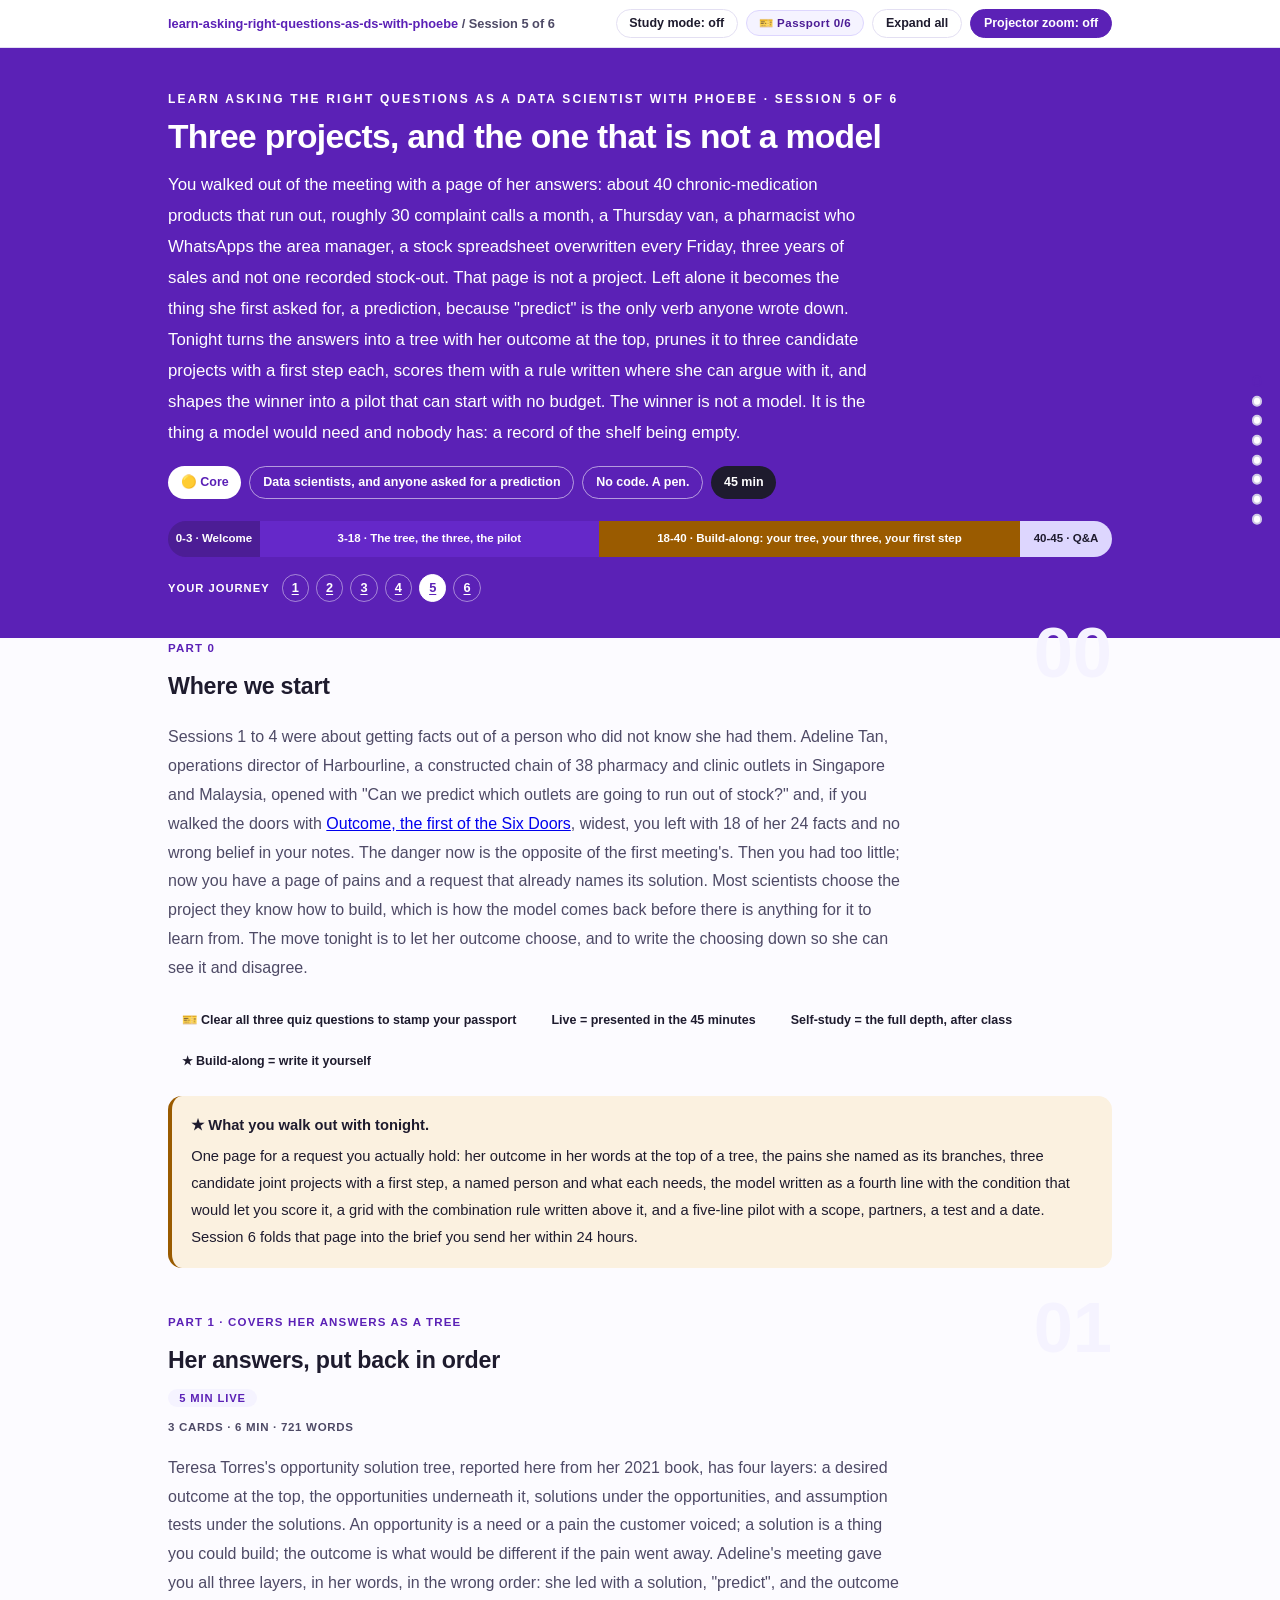
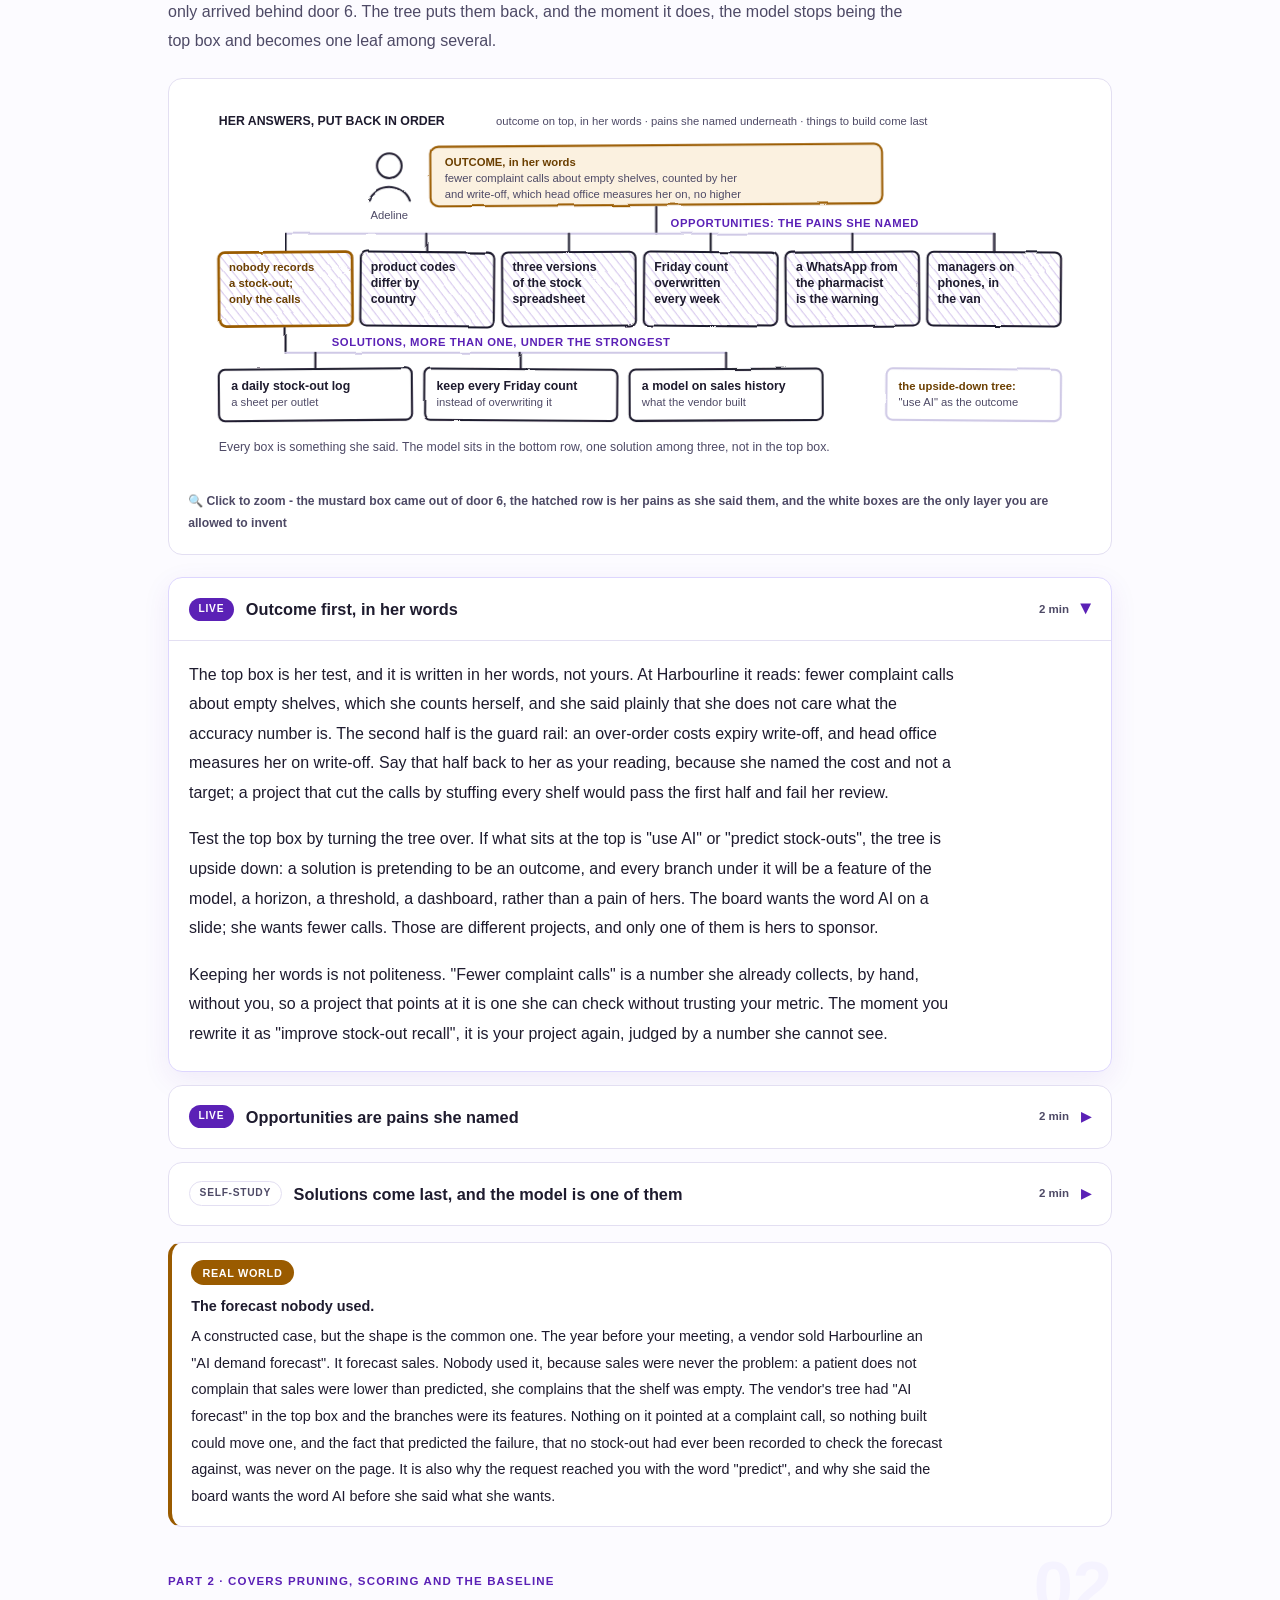
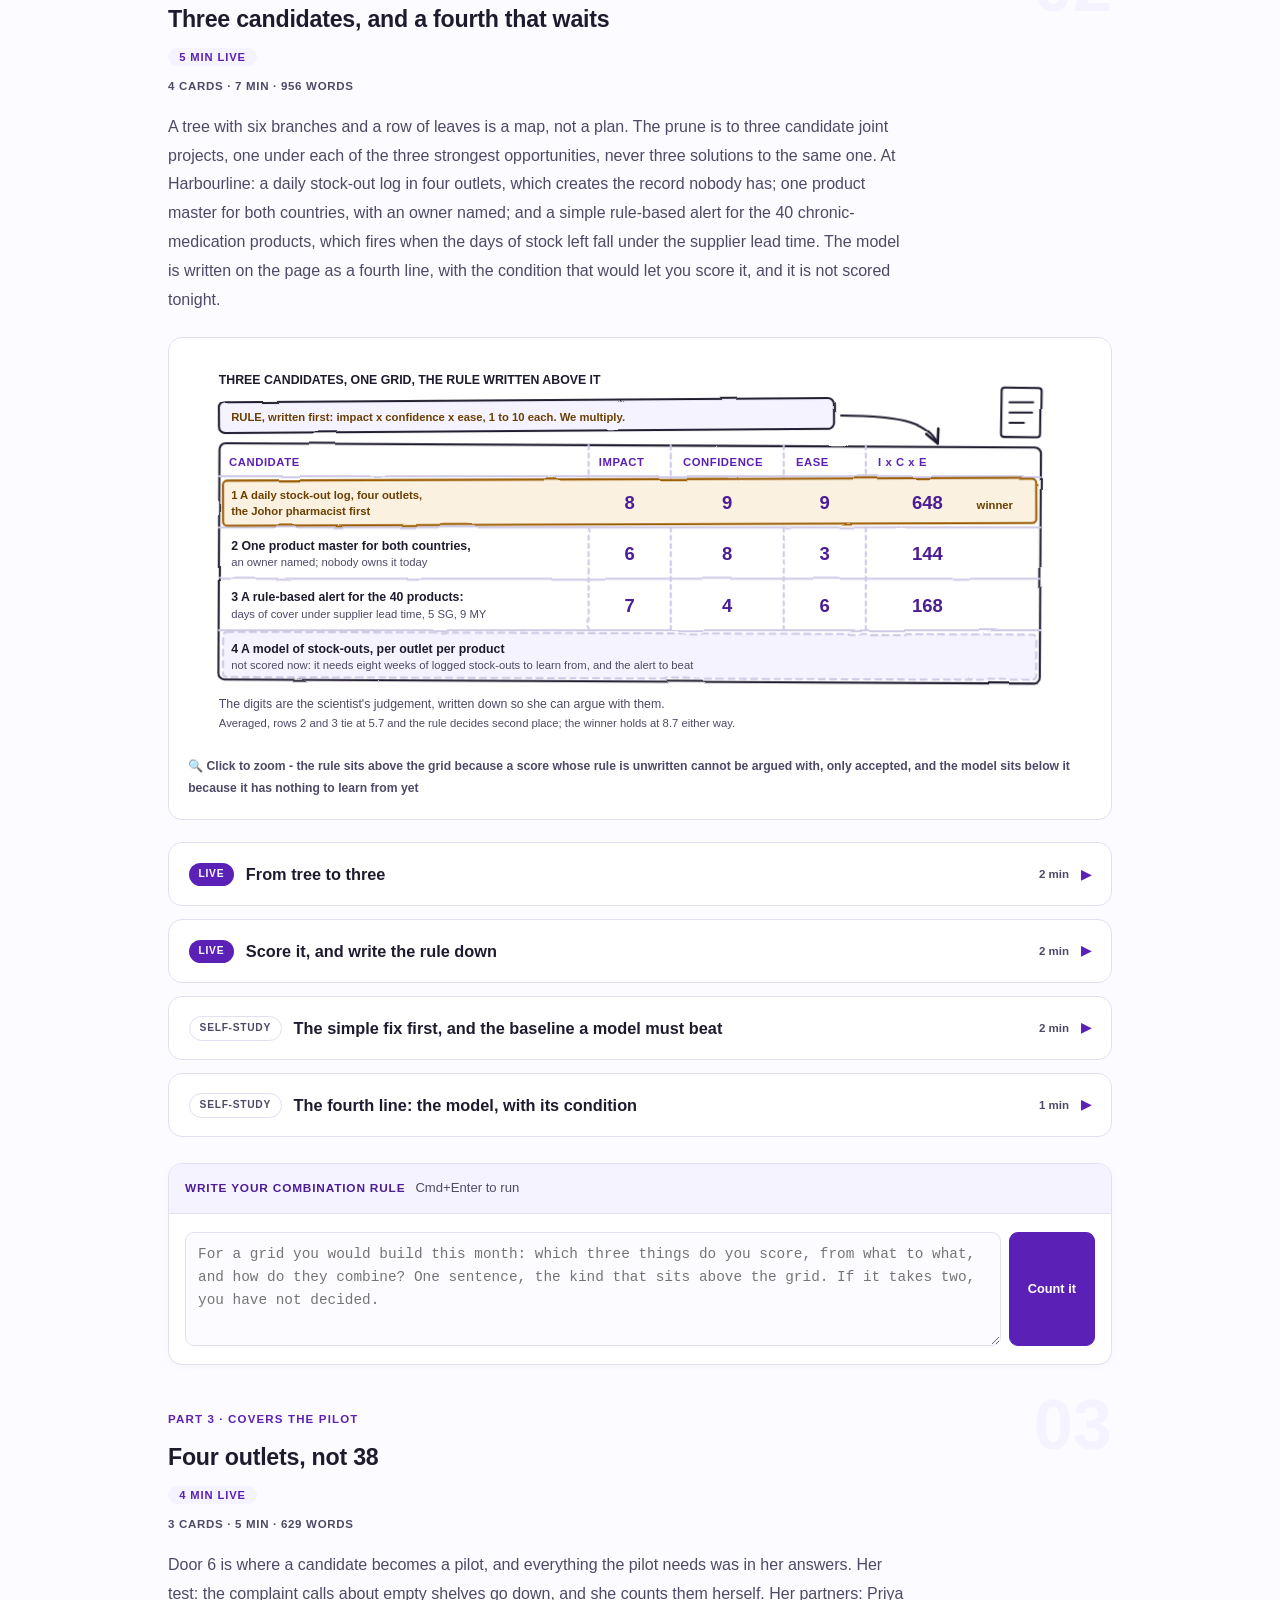
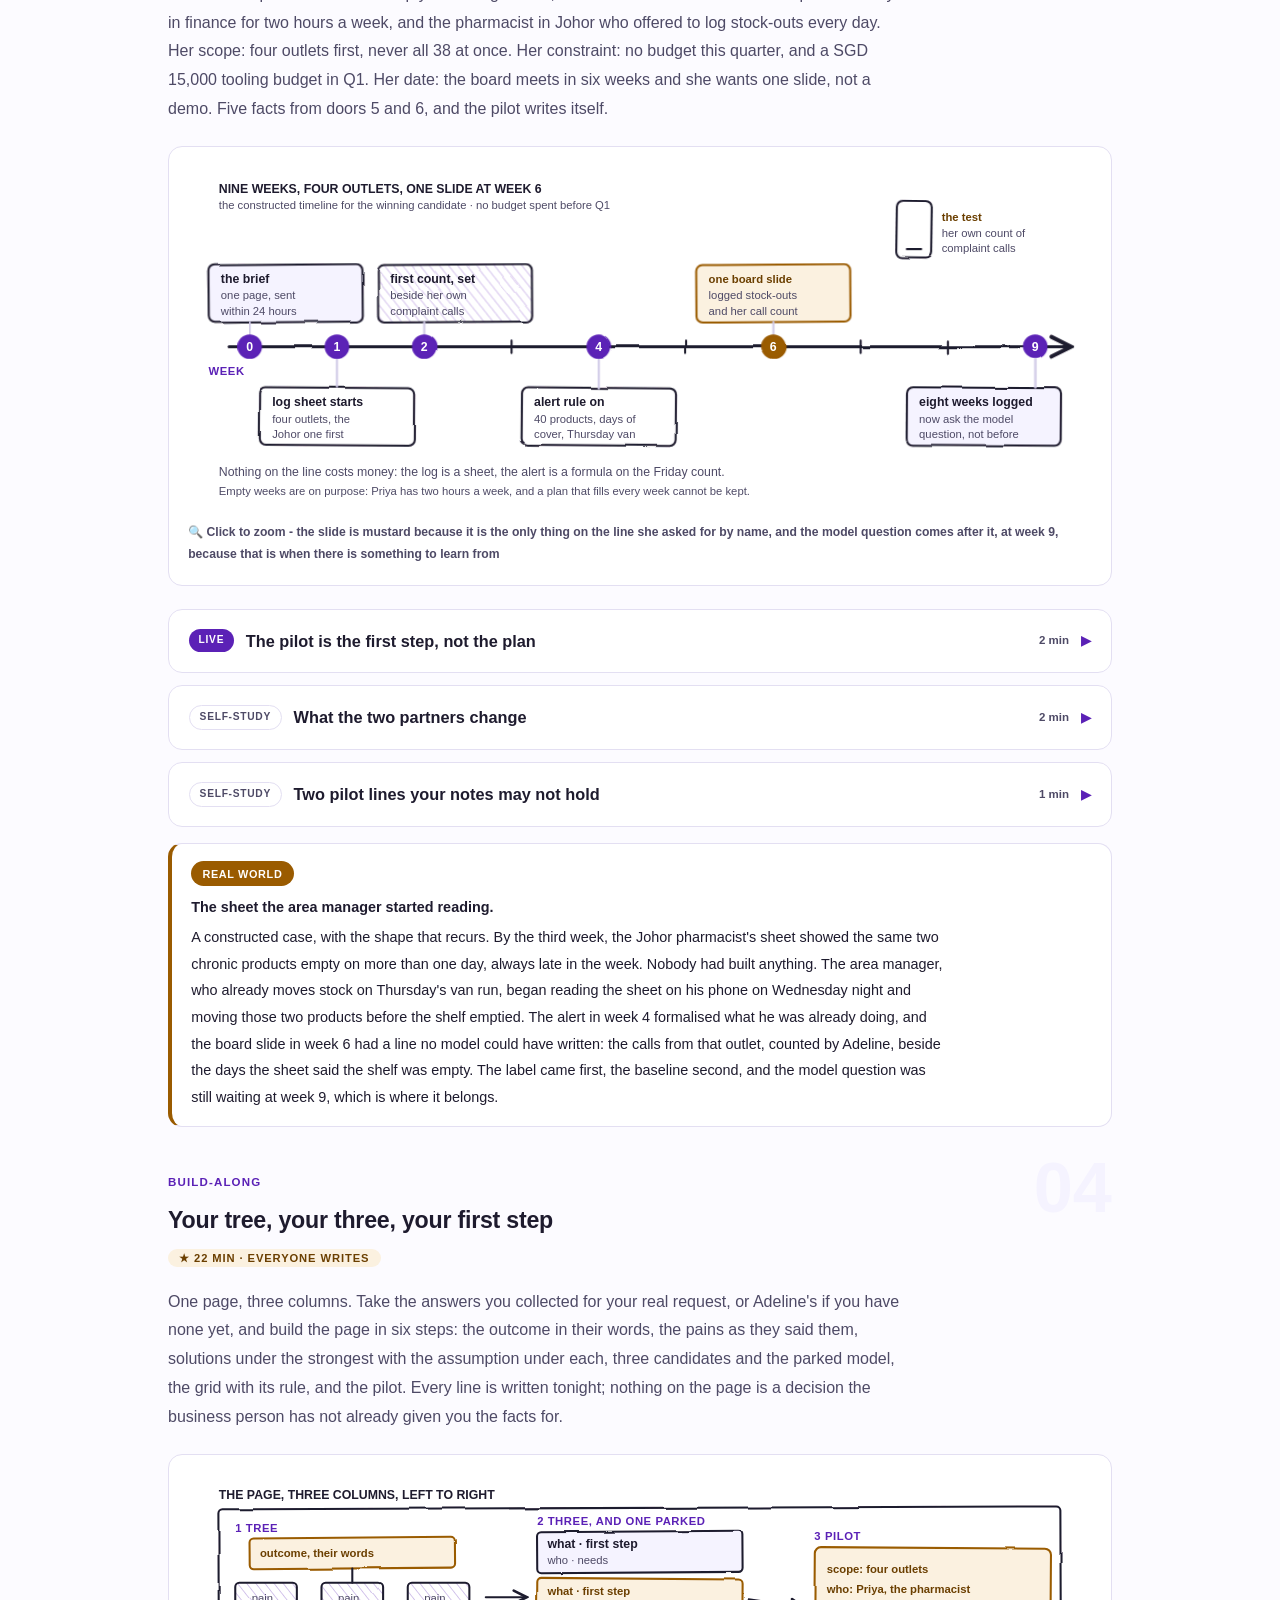
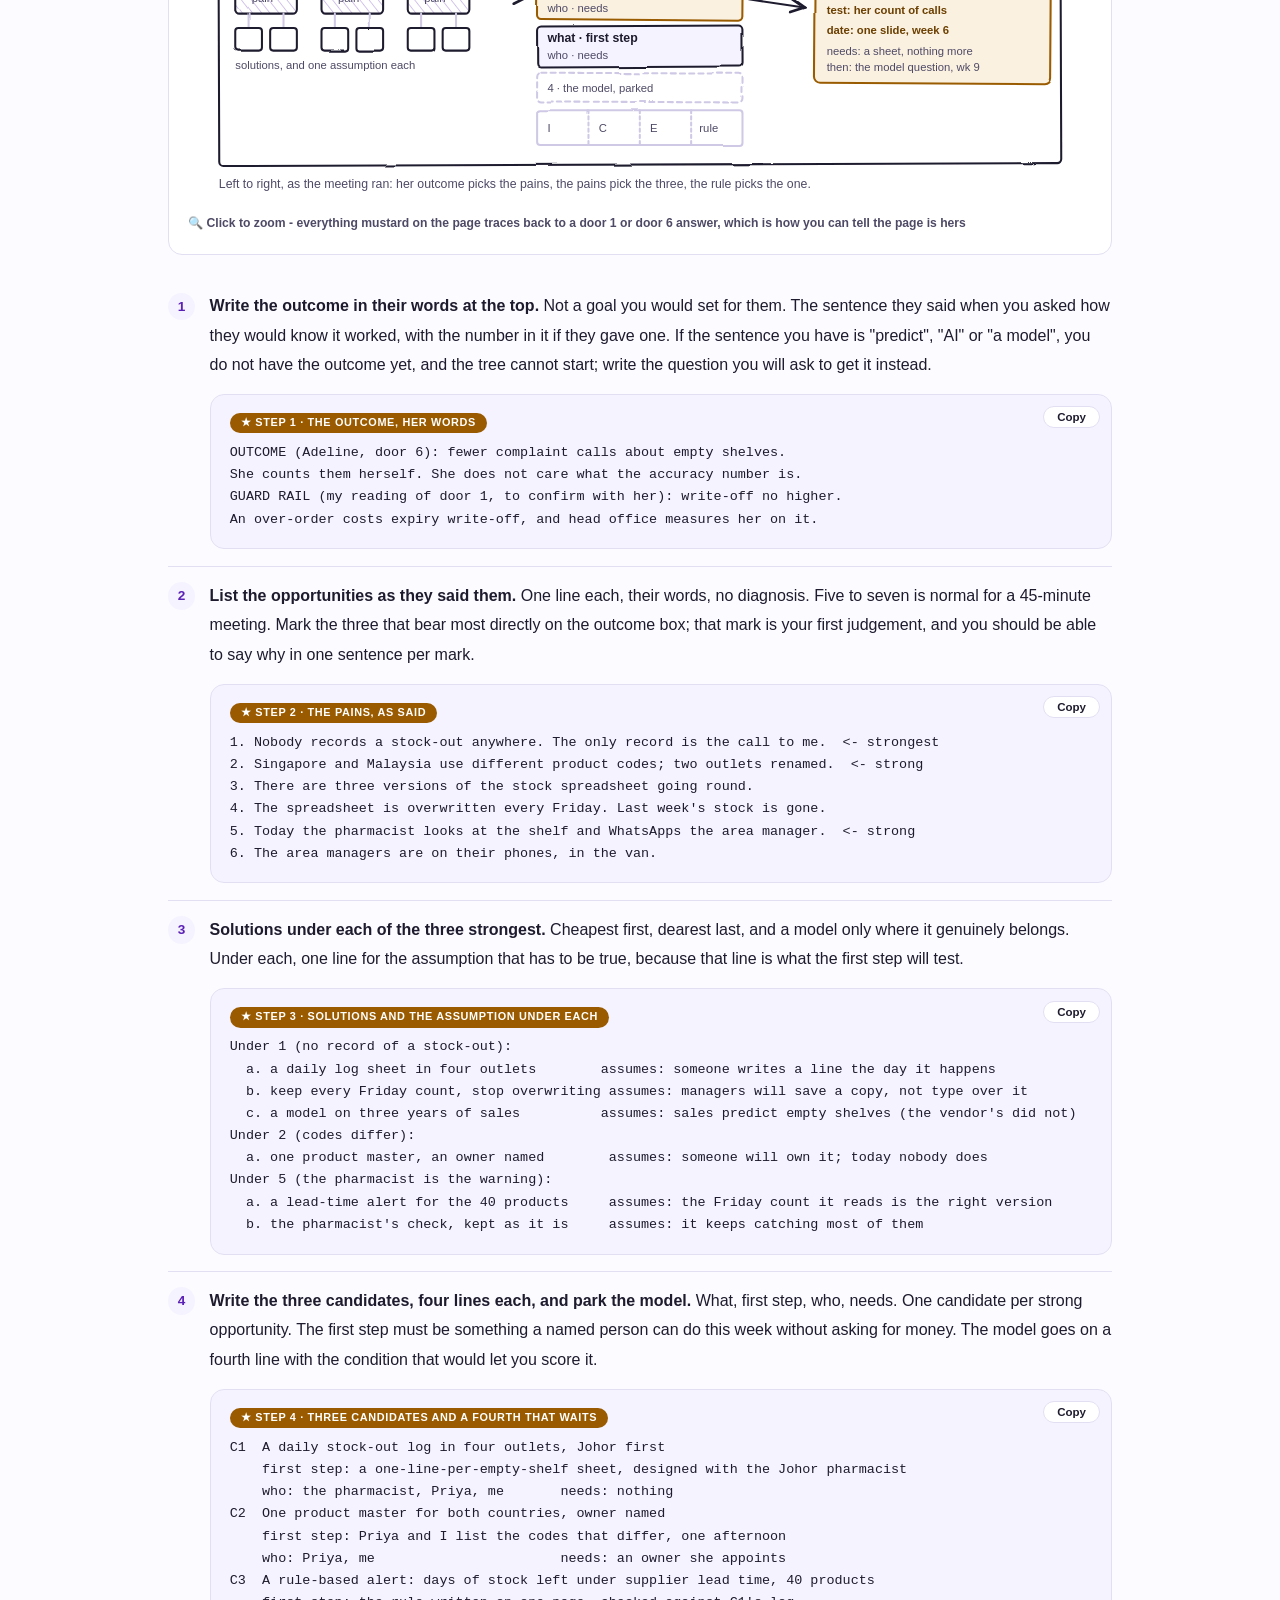
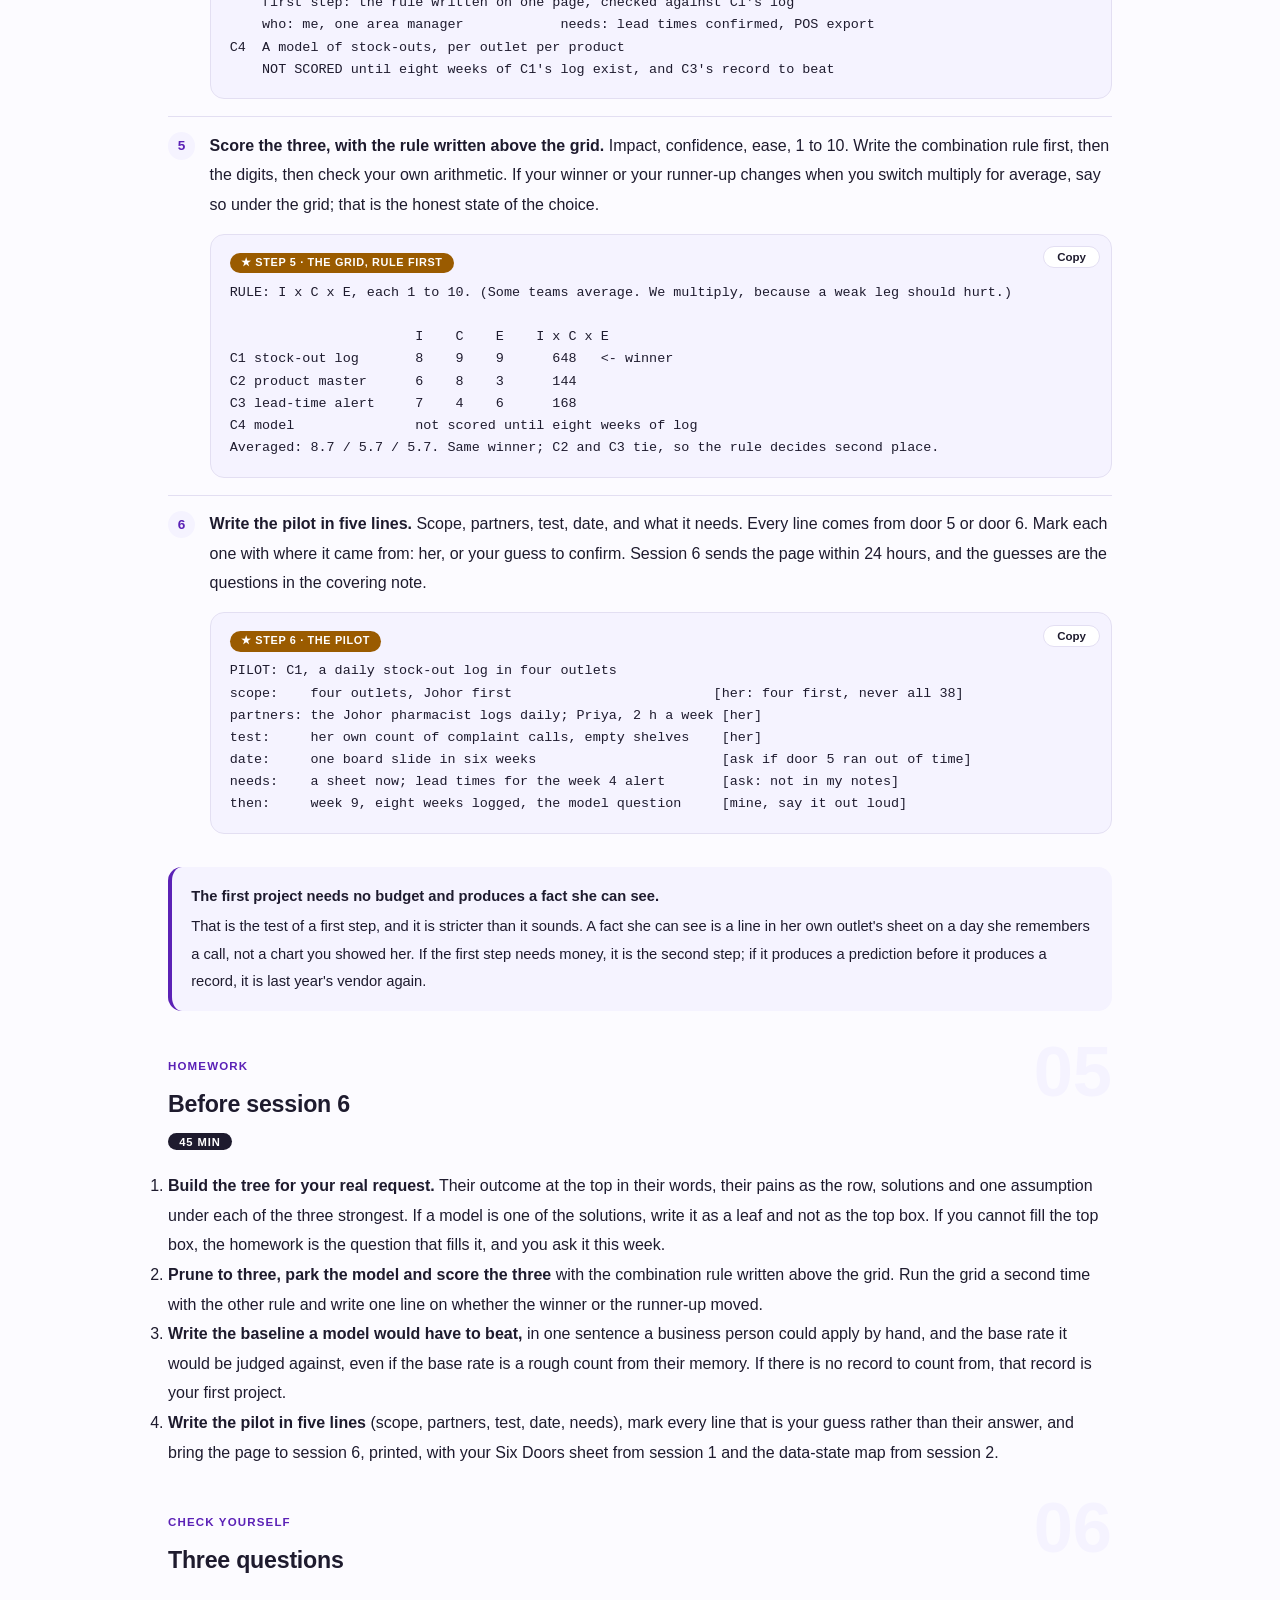
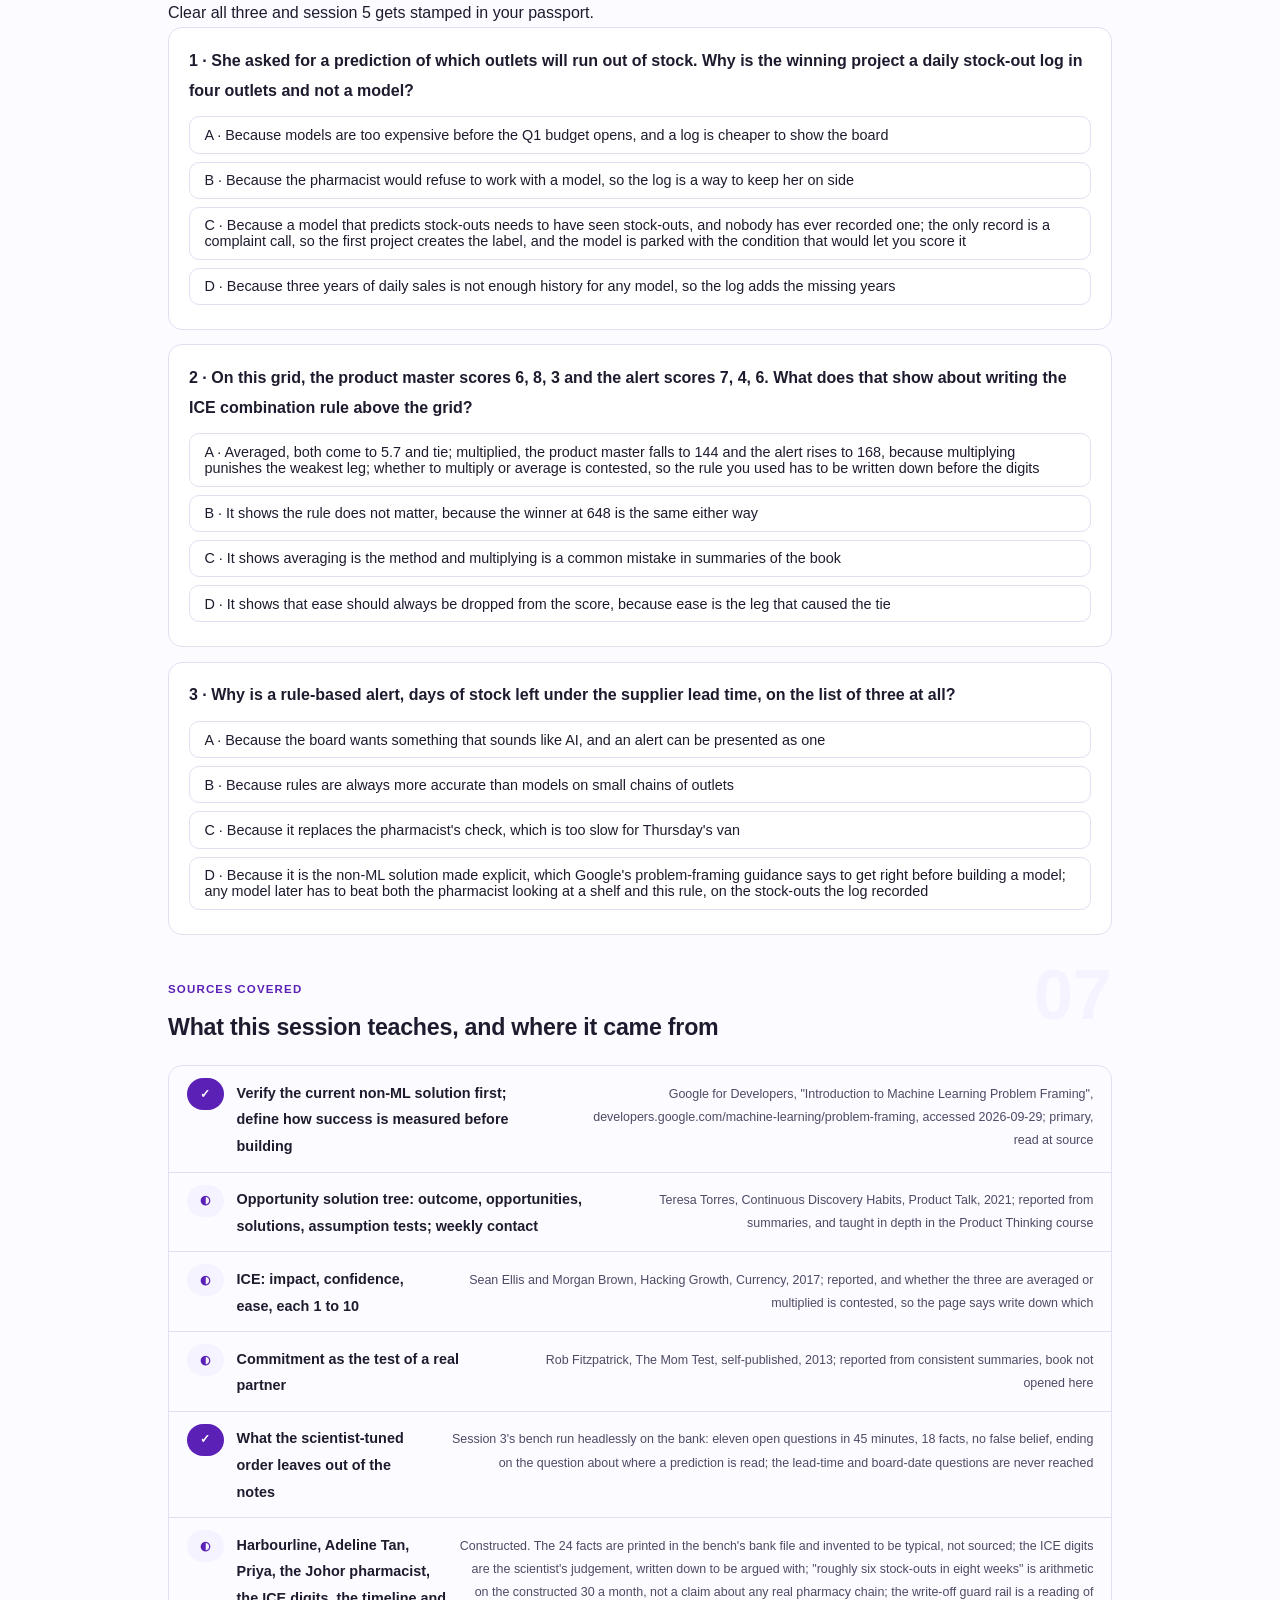
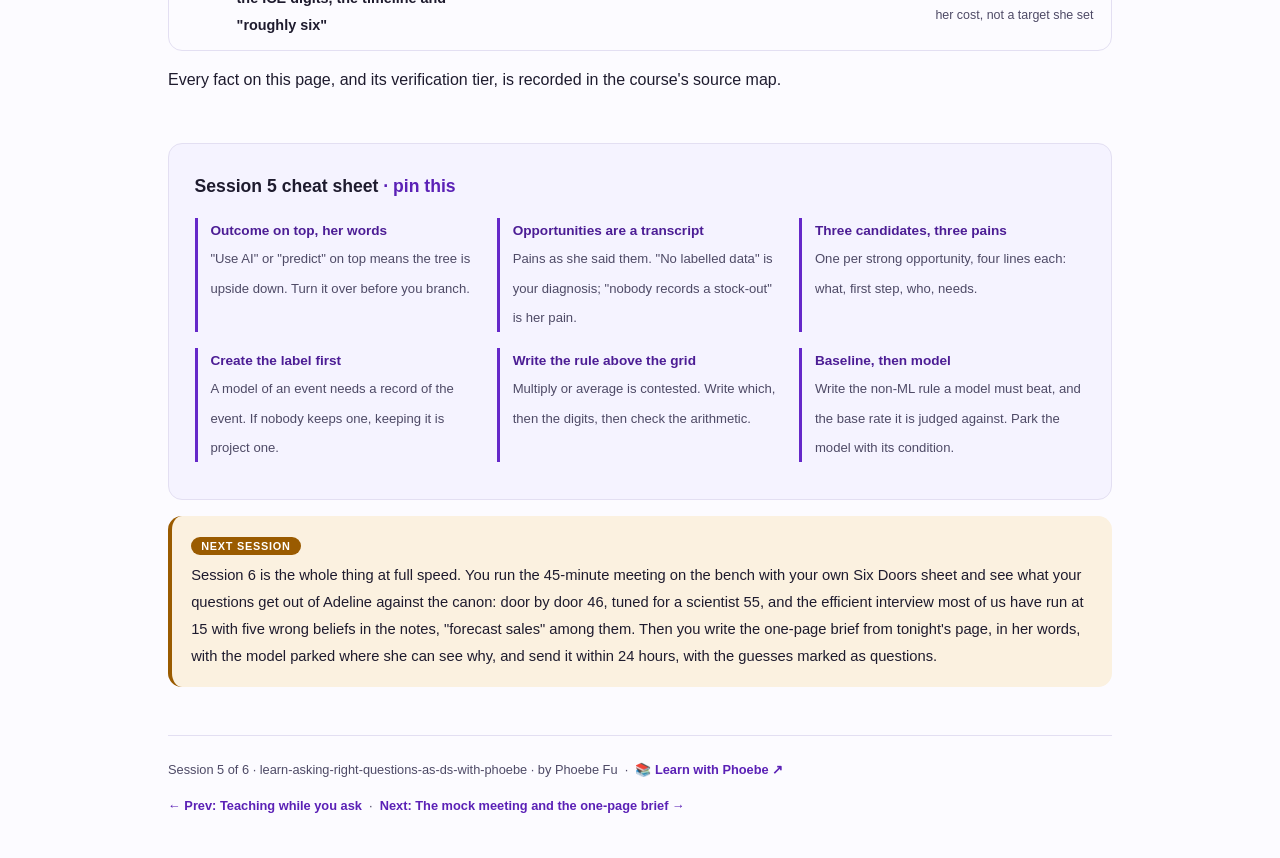
<file: courses/05-three-projects-and-the-one-that-is-not-a-model.html>
<!DOCTYPE html>
<html lang="en">
<head>
<meta charset="UTF-8">
<meta name="viewport" content="width=device-width, initial-scale=1.0">
<!-- social:start -->
<meta name="description" content="Session 5 of 6. Turning what the operations director said into a tree with her outcome at the top, pruning it to three joint projects of which the first is a daily stock-out log and not a model, scoring them with a combination rule you write down, and shaping the winner into a four-outlet pilot with two partners, her own test and a date.">
<meta property="og:type" content="article">
<meta property="og:site_name" content="Learn with Phoebe">
<meta property="og:title" content="Three projects, and the one that is not a model - learn asking the right questions as a data scientist with phoebe">
<meta property="og:description" content="Session 5 of 6. Her answers as a tree, three candidates scored with the rule written down, a model parked until there is something to learn from, and a pilot in four outlets.">
<meta property="og:url" content="https://phoebefu6.github.io/learn-asking-right-questions-as-ds-with-phoebe/courses/05-three-projects-and-the-one-that-is-not-a-model.html">
<meta property="og:image" content="https://phoebefu6.github.io/learn-asking-right-questions-as-ds-with-phoebe/assets/og-cover.png">
<meta property="og:image:width" content="1200">
<meta property="og:image:height" content="630">
<meta name="twitter:card" content="summary_large_image">
<meta name="twitter:title" content="Three projects, and the one that is not a model - learn asking the right questions as a data scientist with phoebe">
<meta name="twitter:description" content="Session 5 of 6. The tree, the three, and why the first one records a stock-out instead of predicting it.">
<meta name="twitter:image" content="https://phoebefu6.github.io/learn-asking-right-questions-as-ds-with-phoebe/assets/og-cover.png">
<!-- social:end -->
<title>Session 5 · Three projects, and the one that is not a model - learn asking the right questions as a data scientist with phoebe</title>
<link rel="stylesheet" href="../assets/style.css?v=20">
</head>
<body>

<div class="toolbar">
  <div class="wrap">
    <span class="crumb"><a href="../index.html">learn-asking-right-questions-as-ds-with-phoebe</a> / Session 5 of 6</span>
    <button class="btn" id="toggle-all" type="button">Expand all</button>
    <button class="btn primary" id="zoom-toggle" type="button">Projector zoom: off</button>
  </div>
</div>

<header class="masthead">
  <div class="wrap">
    <div class="eyebrow">Learn Asking the Right Questions as a Data Scientist with Phoebe · Session 5 of 6</div>
    <h1>Three projects, and the one that is <span class="accent">not a model</span></h1>
    <p class="sub">You walked out of the meeting with a page of her answers: about 40 chronic-medication products that run out, roughly 30 complaint calls a month, a Thursday van, a pharmacist who WhatsApps the area manager, a stock spreadsheet overwritten every Friday, three years of sales and not one recorded stock-out. That page is not a project. Left alone it becomes the thing she first asked for, a prediction, because "predict" is the only verb anyone wrote down. Tonight turns the answers into a tree with her outcome at the top, prunes it to three candidate projects with a first step each, scores them with a rule written where she can argue with it, and shapes the winner into a pilot that can start with no budget. The winner is not a model. It is the thing a model would need and nobody has: a record of the shelf being empty.</p>
    <div class="chip-row">
      <span class="chip level">🟡 Core</span>
      <span class="chip audience">Data scientists, and anyone asked for a prediction</span>
      <span class="chip audience">No code. A pen.</span>
      <span class="chip time">45 min</span>
    </div>
    <div class="agenda">
      <span class="a1" style="flex:1">0-3 · Welcome</span>
      <span class="a2" style="flex:4">3-18 · The tree, the three, the pilot</span>
      <span class="a3" style="flex:5">18-40 · Build-along: your tree, your three, your first step</span>
      <span class="a4" style="flex:1">40-45 · Q&amp;A</span>
    </div>
  </div>
</header>

<main class="wrap">

  <section class="section" id="intro">
    <div class="section-kicker">
      <span class="klabel">Part 0</span>
      <h2>Where we start</h2>
    </div>
    <p class="lede">Sessions 1 to 4 were about getting facts out of a person who did not know she had them. Adeline Tan, operations director of Harbourline, a constructed chain of 38 pharmacy and clinic outlets in Singapore and Malaysia, opened with "Can we predict which outlets are going to run out of stock?" and, if you walked the doors with <a href="https://phoebefu6.github.io/learn-asking-right-questions-as-da-with-phoebe/courses/01-why-the-gap-and-the-six-doors.html">Outcome, the first of the Six Doors</a>, widest, you left with 18 of her 24 facts and no wrong belief in your notes. The danger now is the opposite of the first meeting's. Then you had too little; now you have a page of pains and a request that already names its solution. Most scientists choose the project they know how to build, which is how the model comes back before there is anything for it to learn from. The move tonight is to let her outcome choose, and to write the choosing down so she can see it and disagree.</p>

    <div class="legend">
      <span class="pill">🎫 Clear all three quiz questions to stamp your passport</span>
      <span class="pill">Live = presented in the 45 minutes</span>
      <span class="pill">Self-study = the full depth, after class</span>
      <span class="pill">★ Build-along = write it yourself</span>
    </div>

    <div class="callout win">
      <p><strong>★ What you walk out with tonight.</strong> One page for a request you actually hold: her outcome in her words at the top of a tree, the pains she named as its branches, three candidate joint projects with a first step, a named person and what each needs, the model written as a fourth line with the condition that would let you score it, a grid with the combination rule written above it, and a five-line pilot with a scope, partners, a test and a date. Session 6 folds that page into the brief you send her within 24 hours.</p>
    </div>
  </section>

  <section class="section" id="part-1">
    <div class="section-kicker">
      <span class="klabel">Part 1 · covers her answers as a tree</span>
      <h2>Her answers, put back in order</h2>
      <span class="tag concept">5 min live</span>
    </div>
    <p class="lede">Teresa Torres's opportunity solution tree, reported here from her 2021 book, has four layers: a desired outcome at the top, the opportunities underneath it, solutions under the opportunities, and assumption tests under the solutions. An opportunity is a need or a pain the customer voiced; a solution is a thing you could build; the outcome is what would be different if the pain went away. Adeline's meeting gave you all three layers, in her words, in the wrong order: she led with a solution, "predict", and the outcome only arrived behind door 6. The tree puts them back, and the moment it does, the model stops being the top box and becomes one leaf among several.</p>

    <figure class="zoomable">
      <svg viewBox="0 0 880 372" xmlns="http://www.w3.org/2000/svg" role="img" aria-label="A hand-drawn opportunity solution tree built from Harbourline's facts. At the top, a mustard outcome box in the operations director's words: fewer complaint calls about empty shelves, counted by her, and write-off, which head office measures her on, no higher. Under it, six hatched opportunity boxes, the pains she named: nobody records a stock-out and only the calls exist, product codes differ by country, three versions of the stock spreadsheet, the Friday count overwritten every week, a WhatsApp from the pharmacist is the only warning, and area managers on phones in the van. Under the strongest opportunity, nobody records a stock-out, three white solution boxes: a daily stock-out log with a sheet per outlet, keeping every Friday count instead of overwriting it, and a model on sales history, which is what the vendor built. At the right, a box labelled the upside-down tree, use AI as the outcome.">
        <defs>
          <filter id="s5aSk" x="-3%" y="-3%" width="106%" height="106%"><feTurbulence type="fractalNoise" baseFrequency="0.02" numOctaves="2" seed="53" result="n"/><feDisplacementMap in="SourceGraphic" in2="n" scale="2.4" xChannelSelector="R" yChannelSelector="G"/></filter>
          <pattern id="s5aHc" patternUnits="userSpaceOnUse" width="7" height="7" patternTransform="rotate(-38)"><line x1="0" y1="0" x2="0" y2="7" stroke="#5B21B6" stroke-width="1" opacity=".5"/></pattern>
          <marker id="s5aAr" viewBox="0 0 10 10" refX="9" refY="5" markerWidth="8" markerHeight="8" orient="auto"><path d="M1 1 L9 5 L1 9" fill="none" stroke="#1E1B2E" stroke-width="1.6" stroke-linecap="round"/></marker>
        </defs>
        <style>
          .s5aH { font: 800 12px Inter, sans-serif; fill: #1E1B2E; }
          .s5aL { font: 600 12px Inter, sans-serif; fill: #1E1B2E; }
          .s5aS { font: 400 11px Inter, sans-serif; fill: #4E4A66; }
          .s5aB { font: 800 11px Inter, sans-serif; fill: #6B3F00; }
          .s5aA { font: 700 11px Inter, sans-serif; fill: #5B21B6; letter-spacing: .05em; }
          .s5aN { font: 400 12px Inter, sans-serif; fill: #4E4A66; }
        </style>

        <text class="s5aH" x="30" y="26">HER ANSWERS, PUT BACK IN ORDER</text>
        <text class="s5aS" x="300" y="26">outcome on top, in her words · pains she named underneath · things to build come last</text>

        <g filter="url(#s5aSk)" fill="none" stroke="#1E1B2E" stroke-width="2" stroke-linecap="round" stroke-linejoin="round">
          <!-- Adeline, the doodle anchor -->
          <circle cx="196" cy="66" r="12"/>
          <path d="M176 100 C182 82 210 82 216 100"/>
          <!-- the outcome box -->
          <rect x="236" y="46" width="440" height="58" rx="8" transform="rotate(-0.4 456 75)" fill="#FBF1E0" stroke="#9A5B00"/>
          <!-- trunk from outcome to the opportunity rail -->
          <path d="M456 106 L456 132"/>
          <path d="M95 132 L785 132" stroke="#CFC9E6"/>
          <path d="M95 132 L95 150 M233 132 L233 150 M371 132 L371 150 M509 132 L509 150 M647 132 L647 150 M785 132 L785 150"/>
          <!-- six opportunity boxes, 130 wide, 8 gap, from x=30 -->
          <rect x="30" y="150" width="130" height="72" rx="6" transform="rotate(-0.5 95 186)" fill="url(#s5aHc)" stroke="#9A5B00" stroke-width="2.6"/>
          <rect x="168" y="150" width="130" height="72" rx="6" transform="rotate(0.5 233 186)" fill="url(#s5aHc)"/>
          <rect x="306" y="150" width="130" height="72" rx="6" transform="rotate(-0.4 371 186)" fill="url(#s5aHc)"/>
          <rect x="444" y="150" width="130" height="72" rx="6" transform="rotate(0.5 509 186)" fill="url(#s5aHc)"/>
          <rect x="582" y="150" width="130" height="72" rx="6" transform="rotate(-0.5 647 186)" fill="url(#s5aHc)"/>
          <rect x="720" y="150" width="130" height="72" rx="6" transform="rotate(0.4 785 186)" fill="url(#s5aHc)"/>
          <!-- branches from the strongest opportunity to three solutions -->
          <path d="M95 224 L95 248"/>
          <path d="M95 248 L524 248" stroke="#CFC9E6"/>
          <path d="M124 248 L124 264 M324 248 L324 264 M524 248 L524 264"/>
          <rect x="30" y="264" width="188" height="50" rx="6" transform="rotate(-0.5 124 289)" fill="#FFFFFF"/>
          <rect x="230" y="264" width="188" height="50" rx="6" transform="rotate(0.4 324 289)" fill="#FFFFFF"/>
          <rect x="430" y="264" width="188" height="50" rx="6" transform="rotate(-0.3 524 289)" fill="#FFFFFF"/>
          <!-- the wrong tree, a small box on the right -->
          <rect x="680" y="264" width="170" height="50" rx="6" transform="rotate(0.5 765 289)" fill="#FFFFFF" stroke="#CFC9E6"/>
        </g>

        <text class="s5aS" x="196" y="118" text-anchor="middle">Adeline</text>
        <text class="s5aB" x="250" y="66">OUTCOME, in her words</text>
        <text class="s5aS" x="250" y="82">fewer complaint calls about empty shelves, counted by her</text>
        <text class="s5aS" x="250" y="97">and write-off, which head office measures her on, no higher</text>

        <text class="s5aA" x="470" y="126">OPPORTUNITIES: THE PAINS SHE NAMED</text>

        <text class="s5aB" x="40" y="168">nobody records</text>
        <text class="s5aB" x="40" y="184">a stock-out;</text>
        <text class="s5aB" x="40" y="200">only the calls</text>
        <text class="s5aL" x="178" y="168">product codes</text>
        <text class="s5aL" x="178" y="184">differ by</text>
        <text class="s5aL" x="178" y="200">country</text>
        <text class="s5aL" x="316" y="168">three versions</text>
        <text class="s5aL" x="316" y="184">of the stock</text>
        <text class="s5aL" x="316" y="200">spreadsheet</text>
        <text class="s5aL" x="454" y="168">Friday count</text>
        <text class="s5aL" x="454" y="184">overwritten</text>
        <text class="s5aL" x="454" y="200">every week</text>
        <text class="s5aL" x="592" y="168">a WhatsApp from</text>
        <text class="s5aL" x="592" y="184">the pharmacist</text>
        <text class="s5aL" x="592" y="200">is the warning</text>
        <text class="s5aL" x="730" y="168">managers on</text>
        <text class="s5aL" x="730" y="184">phones, in</text>
        <text class="s5aL" x="730" y="200">the van</text>

        <text class="s5aA" x="140" y="242">SOLUTIONS, MORE THAN ONE, UNDER THE STRONGEST</text>
        <text class="s5aL" x="42" y="284">a daily stock-out log</text>
        <text class="s5aS" x="42" y="300">a sheet per outlet</text>
        <text class="s5aL" x="242" y="284">keep every Friday count</text>
        <text class="s5aS" x="242" y="300">instead of overwriting it</text>
        <text class="s5aL" x="442" y="284">a model on sales history</text>
        <text class="s5aS" x="442" y="300">what the vendor built</text>
        <text class="s5aB" x="692" y="284">the upside-down tree:</text>
        <text class="s5aS" x="692" y="300">"use AI" as the outcome</text>

        <text class="s5aN" x="30" y="344">Every box is something she said. The model sits in the bottom row, one solution among three, not in the top box.</text>
      </svg>
      <figcaption>🔍 Click to zoom - the mustard box came out of door 6, the hatched row is her pains as she said them, and the white boxes are the only layer you are allowed to invent</figcaption>
    </figure>

    <details class="card" open>
      <summary><span class="mode live">Live</span>Outcome first, in her words<span class="mini">2 min</span><span class="caret">▶</span></summary>
      <div class="body">
        <p>The top box is her test, and it is written in her words, not yours. At Harbourline it reads: fewer complaint calls about empty shelves, which she counts herself, and she said plainly that she does not care what the accuracy number is. The second half is the guard rail: an over-order costs expiry write-off, and head office measures her on write-off. Say that half back to her as your reading, because she named the cost and not a target; a project that cut the calls by stuffing every shelf would pass the first half and fail her review.</p>
        <p>Test the top box by turning the tree over. If what sits at the top is "use AI" or "predict stock-outs", the tree is upside down: a solution is pretending to be an outcome, and every branch under it will be a feature of the model, a horizon, a threshold, a dashboard, rather than a pain of hers. The board wants the word AI on a slide; she wants fewer calls. Those are different projects, and only one of them is hers to sponsor.</p>
        <p>Keeping her words is not politeness. "Fewer complaint calls" is a number she already collects, by hand, without you, so a project that points at it is one she can check without trusting your metric. The moment you rewrite it as "improve stock-out recall", it is your project again, judged by a number she cannot see.</p>
      </div>
    </details>

    <details class="card">
      <summary><span class="mode live">Live</span>Opportunities are pains she named<span class="mini">2 min</span><span class="caret">▶</span></summary>
      <div class="body">
        <p>The second row is a transcript, not a brainstorm. Each box is a pain she voiced behind doors 3, 4 and 5: nobody records a stock-out anywhere, the only record is the complaint call; product codes differ between the two countries, and two outlets renamed products themselves last year; three versions of the stock spreadsheet are in circulation; the spreadsheet is overwritten every Friday, so last week's stock level does not exist; the warning today is the pharmacist looking at the shelf and sending a WhatsApp; the area managers read things on their phones, in the van. Six boxes, six things she said.</p>
        <p>The discipline is to write nothing in this row she did not say. "No labelled training data" is your diagnosis; "nobody records a stock-out" is her pain. The first pulls a modelling project in behind it and a feature store behind that. Torres's rule, as reported, is that opportunities are framed from the customer's side, and the reason is practical: a pain in her words is one she will recognise on the page and fight for, and a diagnosis in yours is one she will nod at and forget.</p>
        <p>Which opportunity is strongest is the first real judgement on the page, and for a scientist it is a judgement about what the outcome can be checked against. The missing record earns the mustard edge, because every other box, and every model you might build, needs to know when a shelf was empty, and today that fact lives only as a phone call to her.</p>
      </div>
    </details>

    <details class="card">
      <summary><span class="mode self">Self-study</span>Solutions come last, and the model is one of them<span class="mini">2 min</span><span class="caret">▶</span></summary>
      <div class="body">
        <p>Solutions are the only layer you invent, and the rule is at least two per opportunity you take seriously. Under "nobody records a stock-out": a daily log, one sheet per outlet, filled in by the person who sees the empty shelf; keeping each Friday count instead of overwriting it, so there is a stock history from next week on; and a model on the three years of sales history. Three shapes, from cheapest to dearest. Writing the model down here is the honest move, not the dangerous one: on the page, next to the log, anyone can see that it answers a different question.</p>
        <p>Torres's fourth layer, assumption tests, is the one scientists skip and should not: under each solution, the thing that must be true for it to work, and the cheapest way to find out. Under the daily log the assumption is that someone will write a line on the day it happens; the test is the pharmacist in Johor, who has offered to do exactly that if someone gives her a sheet. Under the model on sales, the assumption is that sales predict empty shelves, and the vendor already tested it for you. The <a href="https://phoebefu6.github.io/learn-product-thinking-with-phoebe/">Product Thinking course</a> teaches the tree as a discipline, with the interviewing cadence around it; here it is borrowed for one job, ordering what she already told you.</p>
      </div>
    </details>

    <div class="callout example">
      <span class="ex-pill">Real world</span>
      <p><strong>The forecast nobody used.</strong> A constructed case, but the shape is the common one. The year before your meeting, a vendor sold Harbourline an "AI demand forecast". It forecast sales. Nobody used it, because sales were never the problem: a patient does not complain that sales were lower than predicted, she complains that the shelf was empty. The vendor's tree had "AI forecast" in the top box and the branches were its features. Nothing on it pointed at a complaint call, so nothing built could move one, and the fact that predicted the failure, that no stock-out had ever been recorded to check the forecast against, was never on the page. It is also why the request reached you with the word "predict", and why she said the board wants the word AI before she said what she wants.</p>
    </div>
  </section>

  <section class="section" id="part-2">
    <div class="section-kicker">
      <span class="klabel">Part 2 · covers pruning, scoring and the baseline</span>
      <h2>Three candidates, and a fourth that waits</h2>
      <span class="tag concept">5 min live</span>
    </div>
    <p class="lede">A tree with six branches and a row of leaves is a map, not a plan. The prune is to three candidate joint projects, one under each of the three strongest opportunities, never three solutions to the same one. At Harbourline: a daily stock-out log in four outlets, which creates the record nobody has; one product master for both countries, with an owner named; and a simple rule-based alert for the 40 chronic-medication products, which fires when the days of stock left fall under the supplier lead time. The model is written on the page as a fourth line, with the condition that would let you score it, and it is not scored tonight.</p>

    <figure class="zoomable">
      <svg viewBox="0 0 880 378" xmlns="http://www.w3.org/2000/svg" role="img" aria-label="A hand-drawn scoring grid. The combination rule is written in a box above it: impact times confidence times ease, 1 to 10 each, we multiply. Three rows hold the three candidates with hand-written digits. Row 1, a daily stock-out log in four outlets, the Johor pharmacist first: 8, 9, 9, product 648, marked in mustard as the winner. Row 2, one product master for both countries with an owner named: 6, 8, 3, product 144. Row 3, a rule-based alert for the 40 products, days of cover under supplier lead time of five days in Singapore and nine in Malaysia: 7, 4, 6, product 168. A fourth row, a model of stock-outs, is left unscored because it needs eight weeks of logged stock-outs. A note says averaged, rows 2 and 3 tie at 5.7 and the winner holds either way.">
        <defs>
          <filter id="s5bSk" x="-3%" y="-3%" width="106%" height="106%"><feTurbulence type="fractalNoise" baseFrequency="0.02" numOctaves="2" seed="59" result="n"/><feDisplacementMap in="SourceGraphic" in2="n" scale="2.4" xChannelSelector="R" yChannelSelector="G"/></filter>
          <pattern id="s5bHc" patternUnits="userSpaceOnUse" width="7" height="7" patternTransform="rotate(-38)"><line x1="0" y1="0" x2="0" y2="7" stroke="#5B21B6" stroke-width="1" opacity=".5"/></pattern>
          <marker id="s5bAr" viewBox="0 0 10 10" refX="9" refY="5" markerWidth="8" markerHeight="8" orient="auto"><path d="M1 1 L9 5 L1 9" fill="none" stroke="#1E1B2E" stroke-width="1.6" stroke-linecap="round"/></marker>
        </defs>
        <style>
          .s5bH { font: 800 12px Inter, sans-serif; fill: #1E1B2E; }
          .s5bL { font: 600 12px Inter, sans-serif; fill: #1E1B2E; }
          .s5bS { font: 400 11px Inter, sans-serif; fill: #4E4A66; }
          .s5bB { font: 800 11px Inter, sans-serif; fill: #6B3F00; }
          .s5bV { font: 800 18px Inter, sans-serif; fill: #4C1D95; }
          .s5bA { font: 700 11px Inter, sans-serif; fill: #5B21B6; letter-spacing: .05em; }
          .s5bN { font: 400 12px Inter, sans-serif; fill: #4E4A66; }
        </style>

        <text class="s5bH" x="30" y="26">THREE CANDIDATES, ONE GRID, THE RULE WRITTEN ABOVE IT</text>

        <g filter="url(#s5bSk)" fill="none" stroke="#1E1B2E" stroke-width="2" stroke-linecap="round" stroke-linejoin="round">
          <!-- the rule, written above the grid -->
          <rect x="30" y="42" width="600" height="30" rx="6" transform="rotate(-0.4 330 57)" fill="#F5F3FF"/>
          <!-- the log sheet, the doodle anchor -->
          <rect x="792" y="30" width="38" height="48" rx="3" transform="rotate(0.8 811 54)" fill="#FFFFFF"/>
          <path d="M800 44 L822 44 M800 54 L822 54 M800 64 L814 64"/>
          <!-- the grid -->
          <rect x="30" y="86" width="800" height="230" rx="6" transform="rotate(0.3 430 201)" fill="#FFFFFF"/>
          <path d="M30 116 L830 116 M30 166 L830 166 M30 216 L830 216 M30 266 L830 266" stroke="#CFC9E6"/>
          <path d="M390 86 L390 266 M470 86 L470 266 M580 86 L580 266 M660 86 L660 266" stroke="#CFC9E6" stroke-dasharray="4 4"/>
          <!-- winner row highlight -->
          <rect x="34" y="119" width="792" height="44" rx="4" transform="rotate(-0.2 430 141)" fill="#FBF1E0" stroke="#9A5B00"/>
          <!-- the parked fourth row -->
          <rect x="34" y="269" width="792" height="44" rx="4" transform="rotate(0.2 430 291)" fill="#F5F3FF" stroke="#CFC9E6" stroke-dasharray="6 5"/>
          <!-- arrow from rule to result column -->
          <path d="M636 57 C700 57 722 66 730 84" marker-end="url(#s5bAr)"/>
        </g>

        <text class="s5bB" x="42" y="62">RULE, written first: impact x confidence x ease, 1 to 10 each. We multiply.</text>

        <text class="s5bA" x="40" y="106">CANDIDATE</text>
        <text class="s5bA" x="400" y="106">IMPACT</text>
        <text class="s5bA" x="482" y="106">CONFIDENCE</text>
        <text class="s5bA" x="592" y="106">EASE</text>
        <text class="s5bA" x="672" y="106">I x C x E</text>

        <text class="s5bB" x="42" y="138">1  A daily stock-out log, four outlets,</text>
        <text class="s5bB" x="42" y="154">the Johor pharmacist first</text>
        <text class="s5bV" x="430" y="148" text-anchor="middle">8</text>
        <text class="s5bV" x="525" y="148" text-anchor="middle">9</text>
        <text class="s5bV" x="620" y="148" text-anchor="middle">9</text>
        <text class="s5bV" x="720" y="148" text-anchor="middle">648</text>
        <text class="s5bB" x="768" y="148">winner</text>

        <text class="s5bL" x="42" y="188">2  One product master for both countries,</text>
        <text class="s5bS" x="42" y="204">an owner named; nobody owns it today</text>
        <text class="s5bV" x="430" y="198" text-anchor="middle">6</text>
        <text class="s5bV" x="525" y="198" text-anchor="middle">8</text>
        <text class="s5bV" x="620" y="198" text-anchor="middle">3</text>
        <text class="s5bV" x="720" y="198" text-anchor="middle">144</text>

        <text class="s5bL" x="42" y="238">3  A rule-based alert for the 40 products:</text>
        <text class="s5bS" x="42" y="254">days of cover under supplier lead time, 5 SG, 9 MY</text>
        <text class="s5bV" x="430" y="248" text-anchor="middle">7</text>
        <text class="s5bV" x="525" y="248" text-anchor="middle">4</text>
        <text class="s5bV" x="620" y="248" text-anchor="middle">6</text>
        <text class="s5bV" x="720" y="248" text-anchor="middle">168</text>

        <text class="s5bL" x="42" y="288">4  A model of stock-outs, per outlet per product</text>
        <text class="s5bS" x="42" y="304">not scored now: it needs eight weeks of logged stock-outs to learn from, and the alert to beat</text>

        <text class="s5bN" x="30" y="342">The digits are the scientist's judgement, written down so she can argue with them.</text>
        <text class="s5bS" x="30" y="360">Averaged, rows 2 and 3 tie at 5.7 and the rule decides second place; the winner holds at 8.7 either way.</text>
      </svg>
      <figcaption>🔍 Click to zoom - the rule sits above the grid because a score whose rule is unwritten cannot be argued with, only accepted, and the model sits below it because it has nothing to learn from yet</figcaption>
    </figure>

    <details class="card">
      <summary><span class="mode live">Live</span>From tree to three<span class="mini">2 min</span><span class="caret">▶</span></summary>
      <div class="body">
        <p>Pruning has one rule: one candidate under each of the three strongest opportunities, never three solutions to one. Three ways to predict a stock-out is a menu, and a menu makes her choose a build. Three projects under three different pains is a portfolio, and a portfolio lets her choose a problem, which is the choice she is qualified to make.</p>
        <p>Each candidate is written the same way, in four lines: what it is, in words from her tree; the first step, something that can start this week; who does it, a named person on her side and on yours; and what it needs. "A daily stock-out log in four outlets, the Johor pharmacist first" is a candidate: she offered to log every day if someone gives her a sheet, and a sheet costs nothing. "Improve data readiness for ML" is a wish. The test is whether Priya in finance, who can give two hours a week, could read the four lines and know what she is doing on Monday.</p>
        <p>Notice what the prune did to the request. "Predict which outlets will run out" is not one of the three. It is the fourth line, and it is honest about why: a model that predicts stock-outs needs to have seen stock-outs, and the only record of one today is a phone call to Adeline. Candidate 1 is the first project because it creates the label. Candidate 3 is on the list because it is the thing any model will later have to beat.</p>
      </div>
    </details>

    <details class="card">
      <summary><span class="mode live">Live</span>Score it, and write the rule down<span class="mini">2 min</span><span class="caret">▶</span></summary>
      <div class="body">
        <p>Sean Ellis and Morgan Brown's ICE score, reported here from <em>Hacking Growth</em>, rates each candidate on impact, confidence and ease, each from 1 to 10. How the three are combined is contested: some teams multiply, some average, and the summaries that quote the book describe its practice differently. So the honest move is not to pick the right rule. It is to write down which one you used, above the grid, before you fill in a digit.</p>
        <p>The two rules can disagree, and on this grid they do, for second place. The product master scores 6, 8 and 3; the alert scores 7, 4 and 6. Averaged, both come to 5.7 and the grid cannot separate them. Multiplied, the product master falls to 144 and the alert rises to 168, because multiplying punishes the weakest leg and the product master's ease of 3, nobody owns it and two outlets renamed products themselves, is weaker than the alert's confidence of 4. The winner holds either way: the log multiplies to 648 and averages 8.7. Neither rule is wrong. An unwritten rule is.</p>
        <p>The digits are yours, and that is the point rather than a weakness. A grid with the rule above it is a page she can argue with: "why is confidence only 4 on the alert?" is a conversation about the shop, and the answer, that the Friday count it reads is typed by hand and exists in three versions, usually ends with a better digit and a better project.</p>
      </div>
    </details>

    <details class="card">
      <summary><span class="mode self">Self-study</span>The simple fix first, and the baseline a model must beat<span class="mini">2 min</span><span class="caret">▶</span></summary>
      <div class="body">
        <p>Google's machine learning problem-framing course, read at source, makes two points that belong on this grid. Before building a model, check that the current non-ML solution is as good as it can be; and define how success will be measured before you build anything. At Harbourline the current solution is a pharmacist looking at a shelf and sending a WhatsApp, which catches most of them. Any model has to beat a person looking at a shelf, and before that it has to beat a rule anyone can read: if the days of stock left for a chronic product are fewer than the supplier lead time, five days in Singapore and nine in Malaysia, flag it for Thursday's van. The success measure is already written: her own count of complaint calls.</p>
        <p>That is why the alert is candidate 3 and not a throwaway. It is the non-ML solution made explicit, so that eight weeks from now a model is scored against something rather than against nothing. A model that cannot beat "stock left under lead time" on the stock-outs the log recorded is not worth the POS export. And the export has its own assumption to test: Kenneth, the only IT person, holds the POS admin login, which is a question to ask by name before the alert depends on it. The <a href="https://phoebefu6.github.io/learn-decision-intelligence-with-phoebe/">Decision Intelligence course</a> owns the wider discipline of choosing under uncertainty; the grid here is a single page of it.</p>
      </div>
    </details>

    <details class="card">
      <summary><span class="mode self">Self-study</span>The fourth line: the model, with its condition<span class="mini">1 min</span><span class="caret">▶</span></summary>
      <div class="body">
        <p>Parking the model is not the same as dropping it. Write it on the page with the condition that would let you score it: eight weeks of logged stock-outs in the four outlets, and the alert's record over the same weeks. Then do the arithmetic out loud, because it is the base rate, and the base rate is the first number any prediction is judged against. About 30 stock-outs a month across 38 outlets is under one per outlet per month. Four average outlets over eight weeks would log roughly six. That figure is arithmetic on the constructed facts, not a finding, and it teaches the right thing: six events is enough to check an alert against and far too few to train a model on.</p>
        <p>So the eight-week review asks a question rather than delivering a model: is the log telling us something the alert misses? If the four outlets are the ones that keep her up at night, the count will be higher than average, and that is a reason to choose them, not a trick. If the alert already catches what the log records, the best model on the page is the rule, and saying so is the most useful thing a scientist can put on a board slide.</p>
      </div>
    </details>

    <div class="tryrow" data-fn="wordcount" data-multiline="1" data-title="Write your combination rule" data-hint="For a grid you would build this month: which three things do you score, from what to what, and how do they combine? One sentence, the kind that sits above the grid. If it takes two, you have not decided." data-seed="" data-cta="Count it"></div>
  </section>

  <section class="section" id="part-3">
    <div class="section-kicker">
      <span class="klabel">Part 3 · covers the pilot</span>
      <h2>Four outlets, not 38</h2>
      <span class="tag concept">4 min live</span>
    </div>
    <p class="lede">Door 6 is where a candidate becomes a pilot, and everything the pilot needs was in her answers. Her test: the complaint calls about empty shelves go down, and she counts them herself. Her partners: Priya in finance for two hours a week, and the pharmacist in Johor who offered to log stock-outs every day. Her scope: four outlets first, never all 38 at once. Her constraint: no budget this quarter, and a SGD 15,000 tooling budget in Q1. Her date: the board meets in six weeks and she wants one slide, not a demo. Five facts from doors 5 and 6, and the pilot writes itself.</p>

    <figure class="zoomable">
      <svg viewBox="0 0 880 336" xmlns="http://www.w3.org/2000/svg" role="img" aria-label="A hand-drawn nine-week timeline for the winning candidate, with milestone boxes alternating above and below the week axis. Week 0, above: the brief, sent within 24 hours. Week 1, below: the log sheet starts in four outlets, the Johor one first. Week 2, above: the first count, set beside her own complaint calls. Week 4, below: the alert rule switched on for the 40 products before Thursday's van. Week 6, above, in mustard: one board slide with the logged stock-outs and her call count. Week 9, below: eight weeks logged, and only now the model question. At the top right, a phone drawn as her success test, her own count of complaint calls.">
        <defs>
          <filter id="s5cSk" x="-3%" y="-3%" width="106%" height="106%"><feTurbulence type="fractalNoise" baseFrequency="0.02" numOctaves="2" seed="61" result="n"/><feDisplacementMap in="SourceGraphic" in2="n" scale="2.4" xChannelSelector="R" yChannelSelector="G"/></filter>
          <pattern id="s5cHc" patternUnits="userSpaceOnUse" width="7" height="7" patternTransform="rotate(-38)"><line x1="0" y1="0" x2="0" y2="7" stroke="#5B21B6" stroke-width="1" opacity=".5"/></pattern>
          <marker id="s5cAr" viewBox="0 0 10 10" refX="9" refY="5" markerWidth="8" markerHeight="8" orient="auto"><path d="M1 1 L9 5 L1 9" fill="none" stroke="#1E1B2E" stroke-width="1.6" stroke-linecap="round"/></marker>
        </defs>
        <style>
          .s5cH { font: 800 12px Inter, sans-serif; fill: #1E1B2E; }
          .s5cL { font: 600 12px Inter, sans-serif; fill: #1E1B2E; }
          .s5cS { font: 400 11px Inter, sans-serif; fill: #4E4A66; }
          .s5cB { font: 800 11px Inter, sans-serif; fill: #6B3F00; }
          .s5cA { font: 700 11px Inter, sans-serif; fill: #5B21B6; letter-spacing: .05em; }
          .s5cW { font: 800 12px Inter, sans-serif; fill: #FFFFFF; }
          .s5cN { font: 400 12px Inter, sans-serif; fill: #4E4A66; }
        </style>

        <text class="s5cH" x="30" y="26">NINE WEEKS, FOUR OUTLETS, ONE SLIDE AT WEEK 6</text>
        <text class="s5cS" x="30" y="42">the constructed timeline for the winning candidate · no budget spent before Q1</text>

        <g filter="url(#s5cSk)" fill="none" stroke="#1E1B2E" stroke-width="2" stroke-linecap="round" stroke-linejoin="round">
          <!-- the week axis -->
          <path d="M40 176 L860 176" stroke-width="3" marker-end="url(#s5cAr)"/>
          <path d="M315 170 L315 182 M485 170 L485 182 M655 170 L655 182 M740 170 L740 182"/>
          <!-- milestone boxes, alternating above and below the axis -->
          <rect x="20" y="96" width="150" height="56" rx="6" transform="rotate(-0.5 95 124)" fill="#F5F3FF"/>
          <rect x="70" y="216" width="150" height="56" rx="6" transform="rotate(0.4 145 244)" fill="#FFFFFF"/>
          <rect x="185" y="96" width="150" height="56" rx="6" transform="rotate(-0.4 260 124)" fill="url(#s5cHc)"/>
          <rect x="325" y="216" width="150" height="56" rx="6" transform="rotate(0.5 400 244)" fill="#FFFFFF"/>
          <rect x="495" y="96" width="150" height="56" rx="6" transform="rotate(-0.4 570 124)" fill="#FBF1E0" stroke="#9A5B00"/>
          <rect x="700" y="216" width="150" height="56" rx="6" transform="rotate(0.4 775 244)" fill="#F5F3FF"/>
          <!-- connectors from each box to its week -->
          <path d="M60 152 L60 165 M230 152 L230 165 M570 152 L570 165 M145 187 L145 216 M400 187 L400 216 M825 187 L825 216" stroke="#CFC9E6"/>
          <!-- the phone, the doodle anchor: her success test -->
          <rect x="690" y="34" width="34" height="56" rx="6" transform="rotate(0.8 707 62)" fill="#FFFFFF"/>
          <path d="M700 82 L714 82"/>
          <!-- badges for week numbers, on the axis -->
          <circle cx="60" cy="176" r="11" fill="#5B21B6" stroke="#5B21B6"/>
          <circle cx="145" cy="176" r="11" fill="#5B21B6" stroke="#5B21B6"/>
          <circle cx="230" cy="176" r="11" fill="#5B21B6" stroke="#5B21B6"/>
          <circle cx="400" cy="176" r="11" fill="#5B21B6" stroke="#5B21B6"/>
          <circle cx="570" cy="176" r="11" fill="#9A5B00" stroke="#9A5B00"/>
          <circle cx="825" cy="176" r="11" fill="#5B21B6" stroke="#5B21B6"/>
        </g>

        <text class="s5cW" x="60" y="180" text-anchor="middle">0</text>
        <text class="s5cW" x="145" y="180" text-anchor="middle">1</text>
        <text class="s5cW" x="230" y="180" text-anchor="middle">2</text>
        <text class="s5cW" x="400" y="180" text-anchor="middle">4</text>
        <text class="s5cW" x="570" y="180" text-anchor="middle">6</text>
        <text class="s5cW" x="825" y="180" text-anchor="middle">9</text>
        <text class="s5cA" x="20" y="204">WEEK</text>

        <text class="s5cL" x="32" y="114">the brief</text>
        <text class="s5cS" x="32" y="130">one page, sent</text>
        <text class="s5cS" x="32" y="145">within 24 hours</text>
        <text class="s5cL" x="82" y="234">log sheet starts</text>
        <text class="s5cS" x="82" y="250">four outlets, the</text>
        <text class="s5cS" x="82" y="265">Johor one first</text>
        <text class="s5cL" x="197" y="114">first count, set</text>
        <text class="s5cS" x="197" y="130">beside her own</text>
        <text class="s5cS" x="197" y="145">complaint calls</text>
        <text class="s5cL" x="337" y="234">alert rule on</text>
        <text class="s5cS" x="337" y="250">40 products, days of</text>
        <text class="s5cS" x="337" y="265">cover, Thursday van</text>
        <text class="s5cB" x="507" y="114">one board slide</text>
        <text class="s5cS" x="507" y="130">logged stock-outs</text>
        <text class="s5cS" x="507" y="145">and her call count</text>
        <text class="s5cL" x="712" y="234">eight weeks logged</text>
        <text class="s5cS" x="712" y="250">now ask the model</text>
        <text class="s5cS" x="712" y="265">question, not before</text>

        <text class="s5cB" x="734" y="54">the test</text>
        <text class="s5cS" x="734" y="69">her own count of</text>
        <text class="s5cS" x="734" y="84">complaint calls</text>

        <text class="s5cN" x="30" y="302">Nothing on the line costs money: the log is a sheet, the alert is a formula on the Friday count.</text>
        <text class="s5cS" x="30" y="320">Empty weeks are on purpose: Priya has two hours a week, and a plan that fills every week cannot be kept.</text>
      </svg>
      <figcaption>🔍 Click to zoom - the slide is mustard because it is the only thing on the line she asked for by name, and the model question comes after it, at week 9, because that is when there is something to learn from</figcaption>
    </figure>

    <details class="card">
      <summary><span class="mode live">Live</span>The pilot is the first step, not the plan<span class="mini">2 min</span><span class="caret">▶</span></summary>
      <div class="body">
        <p>A pilot is the winning candidate with four things pinned to it: a scope, partners, a test and a date. All four came out of doors 5 and 6, so none of them is yours to invent. Scope: four outlets, because she said she would run a pilot in four first and never all 38. Partners: the Johor pharmacist, who logs, and Priya, who gives two hours a week. Test: her own count of complaint calls about empty shelves. Date: one slide for the board in six weeks.</p>
        <p>Her test beats any score you could offer, and the reason is the whole of door 1. An accuracy number measures the model; her count measures the outcome. A model that says "no stock-out" every week is right almost every week, because most shelves are fine most weeks, and it leaves every complaint call exactly where it was. Her count cannot be gamed that way, and she already keeps it. Google's second point, define success before you build, is met the moment you write "her count of calls" on the pilot line.</p>
        <p>The constraint shapes the first step more than the ambition does. No budget this quarter means the log is a sheet the pharmacist fills in on the day, and the alert, when it arrives in week 4, is a formula on the Friday count and three years of daily sales. When the SGD 15,000 opens in Q1, the pilot has produced the one thing a budget conversation needs: a record, from four of her own outlets, of when the shelf was empty and whether a plain rule saw it coming.</p>
      </div>
    </details>

    <details class="card">
      <summary><span class="mode self">Self-study</span>What the two partners change<span class="mini">2 min</span><span class="caret">▶</span></summary>
      <div class="body">
        <p>The pharmacist in Johor is not a data source on the plan. She is the reason the label exists. The person who logs a stock-out becomes the person who owns the record of it, and she volunteered, which is Rob Fitzpatrick's test from door 6 already met: the other side gave up something before you asked. Put her outlet first because she offered, not because it is convenient, and design the sheet with her in the first week: one line per empty shelf, the product, the day, and whether a patient left without it. Anything longer than that will not be filled in on a busy day.</p>
        <p>Priya is the reason the work survives you. Her two hours a week turn the four sheets into the count set beside Adeline's calls, and she is the person who will notice that the two countries use different product codes the first time she tries to add them up. That is candidate 2 arriving on its own schedule, with a named owner already sitting next to the problem. Torres's weekly contact, reported here, is the cadence: the same two hours every week, in the calendar.</p>
      </div>
    </details>

    <details class="card">
      <summary><span class="mode self">Self-study</span>Two pilot lines your notes may not hold<span class="mini">1 min</span><span class="caret">▶</span></summary>
      <div class="body">
        <p>Check the pilot against what you actually asked. On session 3's bench, the scientist-tuned order spends its 45 minutes on eleven open questions and stops at the one about where a prediction would be read. The supplier lead-time question and the "when do you next have to show something upward?" question are further down its list and never get asked. So a scientist who ran that order has her test, her partners, her four outlets and her Q1 budget in the notes, but not the five and nine days the alert depends on, and not the six-week board date the pilot is aimed at.</p>
        <p>That is not a flaw in the order; 45 minutes is 45 minutes. It is the reason every line of the pilot is marked with where it came from. A line that came from her is written as a fact; a line you are assuming is written as a question, and session 6 sends those questions in the covering note with the brief.</p>
      </div>
    </details>

    <div class="callout example">
      <span class="ex-pill">Real world</span>
      <p><strong>The sheet the area manager started reading.</strong> A constructed case, with the shape that recurs. By the third week, the Johor pharmacist's sheet showed the same two chronic products empty on more than one day, always late in the week. Nobody had built anything. The area manager, who already moves stock on Thursday's van run, began reading the sheet on his phone on Wednesday night and moving those two products before the shelf emptied. The alert in week 4 formalised what he was already doing, and the board slide in week 6 had a line no model could have written: the calls from that outlet, counted by Adeline, beside the days the sheet said the shelf was empty. The label came first, the baseline second, and the model question was still waiting at week 9, which is where it belongs.</p>
    </div>
  </section>

  <section class="section" id="demo-1">
    <div class="section-kicker">
      <span class="klabel">Build-along</span>
      <h2>Your tree, your three, your first step</h2>
      <span class="tag demo">★ 22 min · everyone writes</span>
    </div>
    <p class="lede">One page, three columns. Take the answers you collected for your real request, or Adeline's if you have none yet, and build the page in six steps: the outcome in their words, the pains as they said them, solutions under the strongest with the assumption under each, three candidates and the parked model, the grid with its rule, and the pilot. Every line is written tonight; nothing on the page is a decision the business person has not already given you the facts for.</p>

    <figure class="zoomable">
      <svg viewBox="0 0 880 320" xmlns="http://www.w3.org/2000/svg" role="img" aria-label="A hand-drawn one-page layout in three columns. Left, the tree: an outcome box at the top in mustard, a hatched row of three pains, and two small solution boxes under each. Middle, three candidate cards with what, first step, who and needs, the second one in mustard as the winner, a dashed fourth card for the parked model, and the scoring grid sketched underneath with its rule. Right, a single pilot box in mustard with scope, who, test, date, needs, and the model question at week 9. Arrows run from the tree to the candidates and from the winning candidate to the pilot.">
        <defs>
          <filter id="s5dSk" x="-3%" y="-3%" width="106%" height="106%"><feTurbulence type="fractalNoise" baseFrequency="0.02" numOctaves="2" seed="67" result="n"/><feDisplacementMap in="SourceGraphic" in2="n" scale="2.4" xChannelSelector="R" yChannelSelector="G"/></filter>
          <pattern id="s5dHc" patternUnits="userSpaceOnUse" width="7" height="7" patternTransform="rotate(-38)"><line x1="0" y1="0" x2="0" y2="7" stroke="#5B21B6" stroke-width="1" opacity=".5"/></pattern>
          <marker id="s5dAr" viewBox="0 0 10 10" refX="9" refY="5" markerWidth="8" markerHeight="8" orient="auto"><path d="M1 1 L9 5 L1 9" fill="none" stroke="#1E1B2E" stroke-width="1.6" stroke-linecap="round"/></marker>
        </defs>
        <style>
          .s5dH { font: 800 12px Inter, sans-serif; fill: #1E1B2E; }
          .s5dL { font: 600 12px Inter, sans-serif; fill: #1E1B2E; }
          .s5dS { font: 400 11px Inter, sans-serif; fill: #4E4A66; }
          .s5dB { font: 800 11px Inter, sans-serif; fill: #6B3F00; }
          .s5dA { font: 700 11px Inter, sans-serif; fill: #5B21B6; letter-spacing: .05em; }
          .s5dN { font: 400 12px Inter, sans-serif; fill: #4E4A66; }
        </style>

        <text class="s5dH" x="30" y="24">THE PAGE, THREE COLUMNS, LEFT TO RIGHT</text>

        <g filter="url(#s5dSk)" fill="none" stroke="#1E1B2E" stroke-width="2" stroke-linecap="round" stroke-linejoin="round">
          <!-- the page, the doodle anchor -->
          <rect x="30" y="33" width="820" height="250" rx="4" transform="rotate(-0.2 440 158)" fill="#FFFFFF"/>
          <!-- left column: the tree -->
          <rect x="60" y="62" width="200" height="30" rx="4" transform="rotate(-0.5 160 77)" fill="#FBF1E0" stroke="#9A5B00"/>
          <path d="M160 92 L160 106"/>
          <rect x="46" y="106" width="60" height="30" rx="4" fill="url(#s5dHc)"/>
          <rect x="130" y="106" width="60" height="30" rx="4" fill="url(#s5dHc)"/>
          <rect x="214" y="106" width="60" height="30" rx="4" fill="url(#s5dHc)"/>
          <path d="M59 136 L59 150 M93 136 L93 150 M143 136 L143 150 M177 136 L177 150 M227 136 L227 150 M261 136 L261 150" stroke="#CFC9E6"/>
          <rect x="46" y="150" width="26" height="22" rx="3"/>
          <rect x="80" y="150" width="26" height="22" rx="3"/>
          <rect x="130" y="150" width="26" height="22" rx="3"/>
          <rect x="164" y="150" width="26" height="22" rx="3"/>
          <rect x="214" y="150" width="26" height="22" rx="3"/>
          <rect x="248" y="150" width="26" height="22" rx="3"/>
          <!-- arrow to the middle column -->
          <path d="M290 120 L330 120" marker-end="url(#s5dAr)"/>
          <!-- middle column: three candidate cards and the parked fourth -->
          <rect x="340" y="56" width="200" height="40" rx="4" transform="rotate(-0.4 440 76)" fill="#F5F3FF"/>
          <rect x="340" y="102" width="200" height="40" rx="4" transform="rotate(0.5 440 122)" fill="#FBF1E0" stroke="#9A5B00"/>
          <rect x="340" y="148" width="200" height="40" rx="4" transform="rotate(-0.3 440 168)" fill="#F5F3FF"/>
          <rect x="340" y="194" width="200" height="28" rx="4" transform="rotate(0.3 440 208)" fill="#FFFFFF" stroke="#CFC9E6" stroke-dasharray="5 4"/>
          <!-- the grid under the cards -->
          <rect x="340" y="230" width="200" height="34" rx="3" fill="#FFFFFF" stroke="#CFC9E6"/>
          <path d="M390 230 L390 264 M440 230 L440 264 M490 230 L490 264" stroke="#CFC9E6" stroke-dasharray="3 3"/>
          <!-- arrow to the pilot -->
          <path d="M546 122 L600 130" marker-end="url(#s5dAr)"/>
          <!-- right column: the pilot -->
          <rect x="610" y="72" width="230" height="132" rx="6" transform="rotate(0.4 725 138)" fill="#FBF1E0" stroke="#9A5B00"/>
        </g>

        <text class="s5dA" x="46" y="56">1 TREE</text>
        <text class="s5dB" x="70" y="81">outcome, their words</text>
        <text class="s5dS" x="62" y="125">pain</text>
        <text class="s5dS" x="146" y="125">pain</text>
        <text class="s5dS" x="230" y="125">pain</text>
        <text class="s5dS" x="46" y="190">solutions, and one assumption each</text>

        <text class="s5dA" x="340" y="50">2 THREE, AND ONE PARKED</text>
        <text class="s5dL" x="350" y="72">what · first step</text>
        <text class="s5dS" x="350" y="88">who · needs</text>
        <text class="s5dB" x="350" y="118">what · first step</text>
        <text class="s5dS" x="350" y="134">who · needs</text>
        <text class="s5dL" x="350" y="164">what · first step</text>
        <text class="s5dS" x="350" y="180">who · needs</text>
        <text class="s5dS" x="350" y="212">4 · the model, parked</text>
        <text class="s5dS" x="350" y="251">I</text>
        <text class="s5dS" x="400" y="251">C</text>
        <text class="s5dS" x="450" y="251">E</text>
        <text class="s5dS" x="498" y="251">rule</text>

        <text class="s5dA" x="610" y="64">3 PILOT</text>
        <text class="s5dB" x="622" y="96">scope: four outlets</text>
        <text class="s5dB" x="622" y="116">who: Priya, the pharmacist</text>
        <text class="s5dB" x="622" y="136">test: her count of calls</text>
        <text class="s5dB" x="622" y="156">date: one slide, week 6</text>
        <text class="s5dS" x="622" y="176">needs: a sheet, nothing more</text>
        <text class="s5dS" x="622" y="192">then: the model question, wk 9</text>

        <text class="s5dN" x="30" y="306">Left to right, as the meeting ran: her outcome picks the pains, the pains pick the three, the rule picks the one.</text>
      </svg>
      <figcaption>🔍 Click to zoom - everything mustard on the page traces back to a door 1 or door 6 answer, which is how you can tell the page is hers</figcaption>
    </figure>

    <div class="steps">
      <div class="step">
        <p><strong>Write the outcome in their words at the top.</strong> Not a goal you would set for them. The sentence they said when you asked how they would know it worked, with the number in it if they gave one. If the sentence you have is "predict", "AI" or "a model", you do not have the outcome yet, and the tree cannot start; write the question you will ask to get it instead.</p>
        <div class="prompt-box good"><span class="label">★ Step 1 · the outcome, her words</span>OUTCOME (Adeline, door 6): fewer complaint calls about empty shelves.
She counts them herself. She does not care what the accuracy number is.
GUARD RAIL (my reading of door 1, to confirm with her): write-off no higher.
An over-order costs expiry write-off, and head office measures her on it.</div>
      </div>
      <div class="step">
        <p><strong>List the opportunities as they said them.</strong> One line each, their words, no diagnosis. Five to seven is normal for a 45-minute meeting. Mark the three that bear most directly on the outcome box; that mark is your first judgement, and you should be able to say why in one sentence per mark.</p>
        <div class="prompt-box good"><span class="label">★ Step 2 · the pains, as said</span>1. Nobody records a stock-out anywhere. The only record is the call to me.  &lt;- strongest
2. Singapore and Malaysia use different product codes; two outlets renamed.  &lt;- strong
3. There are three versions of the stock spreadsheet going round.
4. The spreadsheet is overwritten every Friday. Last week's stock is gone.
5. Today the pharmacist looks at the shelf and WhatsApps the area manager.  &lt;- strong
6. The area managers are on their phones, in the van.</div>
      </div>
      <div class="step">
        <p><strong>Solutions under each of the three strongest.</strong> Cheapest first, dearest last, and a model only where it genuinely belongs. Under each, one line for the assumption that has to be true, because that line is what the first step will test.</p>
        <div class="prompt-box good"><span class="label">★ Step 3 · solutions and the assumption under each</span>Under 1 (no record of a stock-out):
  a. a daily log sheet in four outlets        assumes: someone writes a line the day it happens
  b. keep every Friday count, stop overwriting assumes: managers will save a copy, not type over it
  c. a model on three years of sales          assumes: sales predict empty shelves (the vendor's did not)
Under 2 (codes differ):
  a. one product master, an owner named        assumes: someone will own it; today nobody does
Under 5 (the pharmacist is the warning):
  a. a lead-time alert for the 40 products     assumes: the Friday count it reads is the right version
  b. the pharmacist's check, kept as it is     assumes: it keeps catching most of them</div>
      </div>
      <div class="step">
        <p><strong>Write the three candidates, four lines each, and park the model.</strong> What, first step, who, needs. One candidate per strong opportunity. The first step must be something a named person can do this week without asking for money. The model goes on a fourth line with the condition that would let you score it.</p>
        <div class="prompt-box good"><span class="label">★ Step 4 · three candidates and a fourth that waits</span>C1  A daily stock-out log in four outlets, Johor first
    first step: a one-line-per-empty-shelf sheet, designed with the Johor pharmacist
    who: the pharmacist, Priya, me       needs: nothing
C2  One product master for both countries, owner named
    first step: Priya and I list the codes that differ, one afternoon
    who: Priya, me                       needs: an owner she appoints
C3  A rule-based alert: days of stock left under supplier lead time, 40 products
    first step: the rule written on one page, checked against C1's log
    who: me, one area manager            needs: lead times confirmed, POS export
C4  A model of stock-outs, per outlet per product
    NOT SCORED until eight weeks of C1's log exist, and C3's record to beat</div>
      </div>
      <div class="step">
        <p><strong>Score the three, with the rule written above the grid.</strong> Impact, confidence, ease, 1 to 10. Write the combination rule first, then the digits, then check your own arithmetic. If your winner or your runner-up changes when you switch multiply for average, say so under the grid; that is the honest state of the choice.</p>
        <div class="prompt-box good"><span class="label">★ Step 5 · the grid, rule first</span>RULE: I x C x E, each 1 to 10. (Some teams average. We multiply, because a weak leg should hurt.)

                       I    C    E    I x C x E
C1 stock-out log       8    9    9      648   &lt;- winner
C2 product master      6    8    3      144
C3 lead-time alert     7    4    6      168
C4 model               not scored until eight weeks of log
Averaged: 8.7 / 5.7 / 5.7. Same winner; C2 and C3 tie, so the rule decides second place.</div>
      </div>
      <div class="step">
        <p><strong>Write the pilot in five lines.</strong> Scope, partners, test, date, and what it needs. Every line comes from door 5 or door 6. Mark each one with where it came from: her, or your guess to confirm. Session 6 sends the page within 24 hours, and the guesses are the questions in the covering note.</p>
        <div class="prompt-box good"><span class="label">★ Step 6 · the pilot</span>PILOT: C1, a daily stock-out log in four outlets
scope:    four outlets, Johor first                         [her: four first, never all 38]
partners: the Johor pharmacist logs daily; Priya, 2 h a week [her]
test:     her own count of complaint calls, empty shelves    [her]
date:     one board slide in six weeks                       [ask if door 5 ran out of time]
needs:    a sheet now; lead times for the week 4 alert       [ask: not in my notes]
then:     week 9, eight weeks logged, the model question     [mine, say it out loud]</div>
      </div>
    </div>

    <div class="callout tip">
      <p><strong>The first project needs no budget and produces a fact she can see.</strong> That is the test of a first step, and it is stricter than it sounds. A fact she can see is a line in her own outlet's sheet on a day she remembers a call, not a chart you showed her. If the first step needs money, it is the second step; if it produces a prediction before it produces a record, it is last year's vendor again.</p>
    </div>
  </section>

  <section class="section" id="exercise">
    <div class="section-kicker">
      <span class="klabel">Homework</span>
      <h2>Before session 6</h2>
      <span class="tag exercise">45 min</span>
    </div>
    <ol>
      <li><strong>Build the tree for your real request.</strong> Their outcome at the top in their words, their pains as the row, solutions and one assumption under each of the three strongest. If a model is one of the solutions, write it as a leaf and not as the top box. If you cannot fill the top box, the homework is the question that fills it, and you ask it this week.</li>
      <li><strong>Prune to three, park the model and score the three</strong> with the combination rule written above the grid. Run the grid a second time with the other rule and write one line on whether the winner or the runner-up moved.</li>
      <li><strong>Write the baseline a model would have to beat,</strong> in one sentence a business person could apply by hand, and the base rate it would be judged against, even if the base rate is a rough count from their memory. If there is no record to count from, that record is your first project.</li>
      <li><strong>Write the pilot in five lines</strong> (scope, partners, test, date, needs), mark every line that is your guess rather than their answer, and bring the page to session 6, printed, with your Six Doors sheet from session 1 and the data-state map from session 2.</li>
    </ol>
  </section>

  <section class="section" id="quiz">
    <div class="section-kicker">
      <span class="klabel">Check yourself</span>
      <h2>Three questions</h2>
    </div>
    <p>Clear all three and session 5 gets stamped in your passport.</p>

    <div class="quiz-q" data-answer="2">
      <p class="qtext">1 · She asked for a prediction of which outlets will run out of stock. Why is the winning project a daily stock-out log in four outlets and not a model?</p>
      <button class="qopt" type="button">A · Because models are too expensive before the Q1 budget opens, and a log is cheaper to show the board</button>
      <button class="qopt" type="button">B · Because the pharmacist would refuse to work with a model, so the log is a way to keep her on side</button>
      <button class="qopt" type="button">C · Because a model that predicts stock-outs needs to have seen stock-outs, and nobody has ever recorded one; the only record is a complaint call, so the first project creates the label, and the model is parked with the condition that would let you score it</button>
      <button class="qopt" type="button">D · Because three years of daily sales is not enough history for any model, so the log adds the missing years</button>
      <p class="qwhy">The POS holds three years of daily sales, which is plenty of history for the wrong question; last year's vendor forecast sales and nobody used it. Stock-outs were never recorded and the spreadsheet is overwritten every Friday. The log, filled in by the pharmacist who offered, is the first record of the thing she wants fewer of.</p>
    </div>

    <div class="quiz-q" data-answer="0">
      <p class="qtext">2 · On this grid, the product master scores 6, 8, 3 and the alert scores 7, 4, 6. What does that show about writing the ICE combination rule above the grid?</p>
      <button class="qopt" type="button">A · Averaged, both come to 5.7 and tie; multiplied, the product master falls to 144 and the alert rises to 168, because multiplying punishes the weakest leg; whether to multiply or average is contested, so the rule you used has to be written down before the digits</button>
      <button class="qopt" type="button">B · It shows the rule does not matter, because the winner at 648 is the same either way</button>
      <button class="qopt" type="button">C · It shows averaging is the method and multiplying is a common mistake in summaries of the book</button>
      <button class="qopt" type="button">D · It shows that ease should always be dropped from the score, because ease is the leg that caused the tie</button>
      <p class="qwhy">The winner holds (648 multiplied, 8.7 averaged), but second place is decided by the rule alone. Some teams multiply and some average, and neither is wrong. A grid with its rule written above it is a page she can argue with; a ranking without one is a verdict she did not make.</p>
    </div>

    <div class="quiz-q" data-answer="3">
      <p class="qtext">3 · Why is a rule-based alert, days of stock left under the supplier lead time, on the list of three at all?</p>
      <button class="qopt" type="button">A · Because the board wants something that sounds like AI, and an alert can be presented as one</button>
      <button class="qopt" type="button">B · Because rules are always more accurate than models on small chains of outlets</button>
      <button class="qopt" type="button">C · Because it replaces the pharmacist's check, which is too slow for Thursday's van</button>
      <button class="qopt" type="button">D · Because it is the non-ML solution made explicit, which Google's problem-framing guidance says to get right before building a model; any model later has to beat both the pharmacist looking at a shelf and this rule, on the stock-outs the log recorded</button>
      <p class="qwhy">Five days of lead time in Singapore and nine in Malaysia set how far ahead any warning must see. A rule anyone can read is the baseline; a model that cannot beat it on eight weeks of logged stock-outs is not worth the POS export, and saying so is a finding, not a failure.</p>
    </div>

    <p class="quiz-score"></p>
  </section>

  <section class="section" id="official">
    <div class="section-kicker">
      <span class="klabel">Sources covered</span>
      <h2>What this session teaches, and where it came from</h2>
    </div>
    <div class="covered">
      <div class="covered-row"><span class="status pill solid">✓</span><span class="name">Verify the current non-ML solution first; define how success is measured before building</span><span class="note">Google for Developers, "Introduction to Machine Learning Problem Framing", developers.google.com/machine-learning/problem-framing, accessed 2026-09-29; primary, read at source</span></div>
      <div class="covered-row"><span class="status pill light">◐</span><span class="name">Opportunity solution tree: outcome, opportunities, solutions, assumption tests; weekly contact</span><span class="note">Teresa Torres, Continuous Discovery Habits, Product Talk, 2021; reported from summaries, and taught in depth in the Product Thinking course</span></div>
      <div class="covered-row"><span class="status pill light">◐</span><span class="name">ICE: impact, confidence, ease, each 1 to 10</span><span class="note">Sean Ellis and Morgan Brown, Hacking Growth, Currency, 2017; reported, and whether the three are averaged or multiplied is contested, so the page says write down which</span></div>
      <div class="covered-row"><span class="status pill light">◐</span><span class="name">Commitment as the test of a real partner</span><span class="note">Rob Fitzpatrick, The Mom Test, self-published, 2013; reported from consistent summaries, book not opened here</span></div>
      <div class="covered-row"><span class="status pill solid">✓</span><span class="name">What the scientist-tuned order leaves out of the notes</span><span class="note">Session 3's bench run headlessly on the bank: eleven open questions in 45 minutes, 18 facts, no false belief, ending on the question about where a prediction is read; the lead-time and board-date questions are never reached</span></div>
      <div class="covered-row"><span class="status pill light">◐</span><span class="name">Harbourline, Adeline Tan, Priya, the Johor pharmacist, the ICE digits, the timeline and "roughly six"</span><span class="note">Constructed. The 24 facts are printed in the bench's bank file and invented to be typical, not sourced; the ICE digits are the scientist's judgement, written down to be argued with; "roughly six stock-outs in eight weeks" is arithmetic on the constructed 30 a month, not a claim about any real pharmacy chain; the write-off guard rail is a reading of her cost, not a target she set</span></div>
    </div>
    <p class="mono" style="margin-top:14px">Every fact on this page, and its verification tier, is recorded in the course's source map.</p>
  </section>

  <section class="cheat" id="cheatsheet">
    <h3>Session 5 cheat sheet <span>· pin this</span></h3>
    <div class="grid-2">
      <div class="cheat-item"><b>Outcome on top, her words</b><span>"Use AI" or "predict" on top means the tree is upside down. Turn it over before you branch.</span></div>
      <div class="cheat-item"><b>Opportunities are a transcript</b><span>Pains as she said them. "No labelled data" is your diagnosis; "nobody records a stock-out" is her pain.</span></div>
      <div class="cheat-item"><b>Three candidates, three pains</b><span>One per strong opportunity, four lines each: what, first step, who, needs.</span></div>
      <div class="cheat-item"><b>Create the label first</b><span>A model of an event needs a record of the event. If nobody keeps one, keeping it is project one.</span></div>
      <div class="cheat-item"><b>Write the rule above the grid</b><span>Multiply or average is contested. Write which, then the digits, then check the arithmetic.</span></div>
      <div class="cheat-item"><b>Baseline, then model</b><span>Write the non-ML rule a model must beat, and the base rate it is judged against. Park the model with its condition.</span></div>
    </div>
  </section>

  <div class="callout next">
    <span class="nx-pill">Next session</span>
    <p>Session 6 is the whole thing at full speed. You run the 45-minute meeting on the bench with your own Six Doors sheet and see what your questions get out of Adeline against the canon: door by door 46, tuned for a scientist 55, and the efficient interview most of us have run at 15 with five wrong beliefs in the notes, "forecast sales" among them. Then you write the one-page brief from tonight's page, in her words, with the model parked where she can see why, and send it within 24 hours, with the guesses marked as questions.</p>
  </div>

  <footer class="pagefoot">
    <span>Session 5 of 6 · learn-asking-right-questions-as-ds-with-phoebe · by Phoebe Fu &nbsp;·&nbsp; 📚 <a href="https://phoebefu6.github.io/learn-with-phoebe/">Learn with Phoebe ↗</a></span>
    <span><a href="04-teaching-while-you-ask.html">← Prev: Teaching while you ask</a> &nbsp;·&nbsp; <a href="06-the-mock-meeting-and-the-brief.html">Next: The mock meeting and the one-page brief →</a></span>
  </footer>

</main>

<script src="../assets/app.js?v=18"></script>
</body>
</html>
</file>
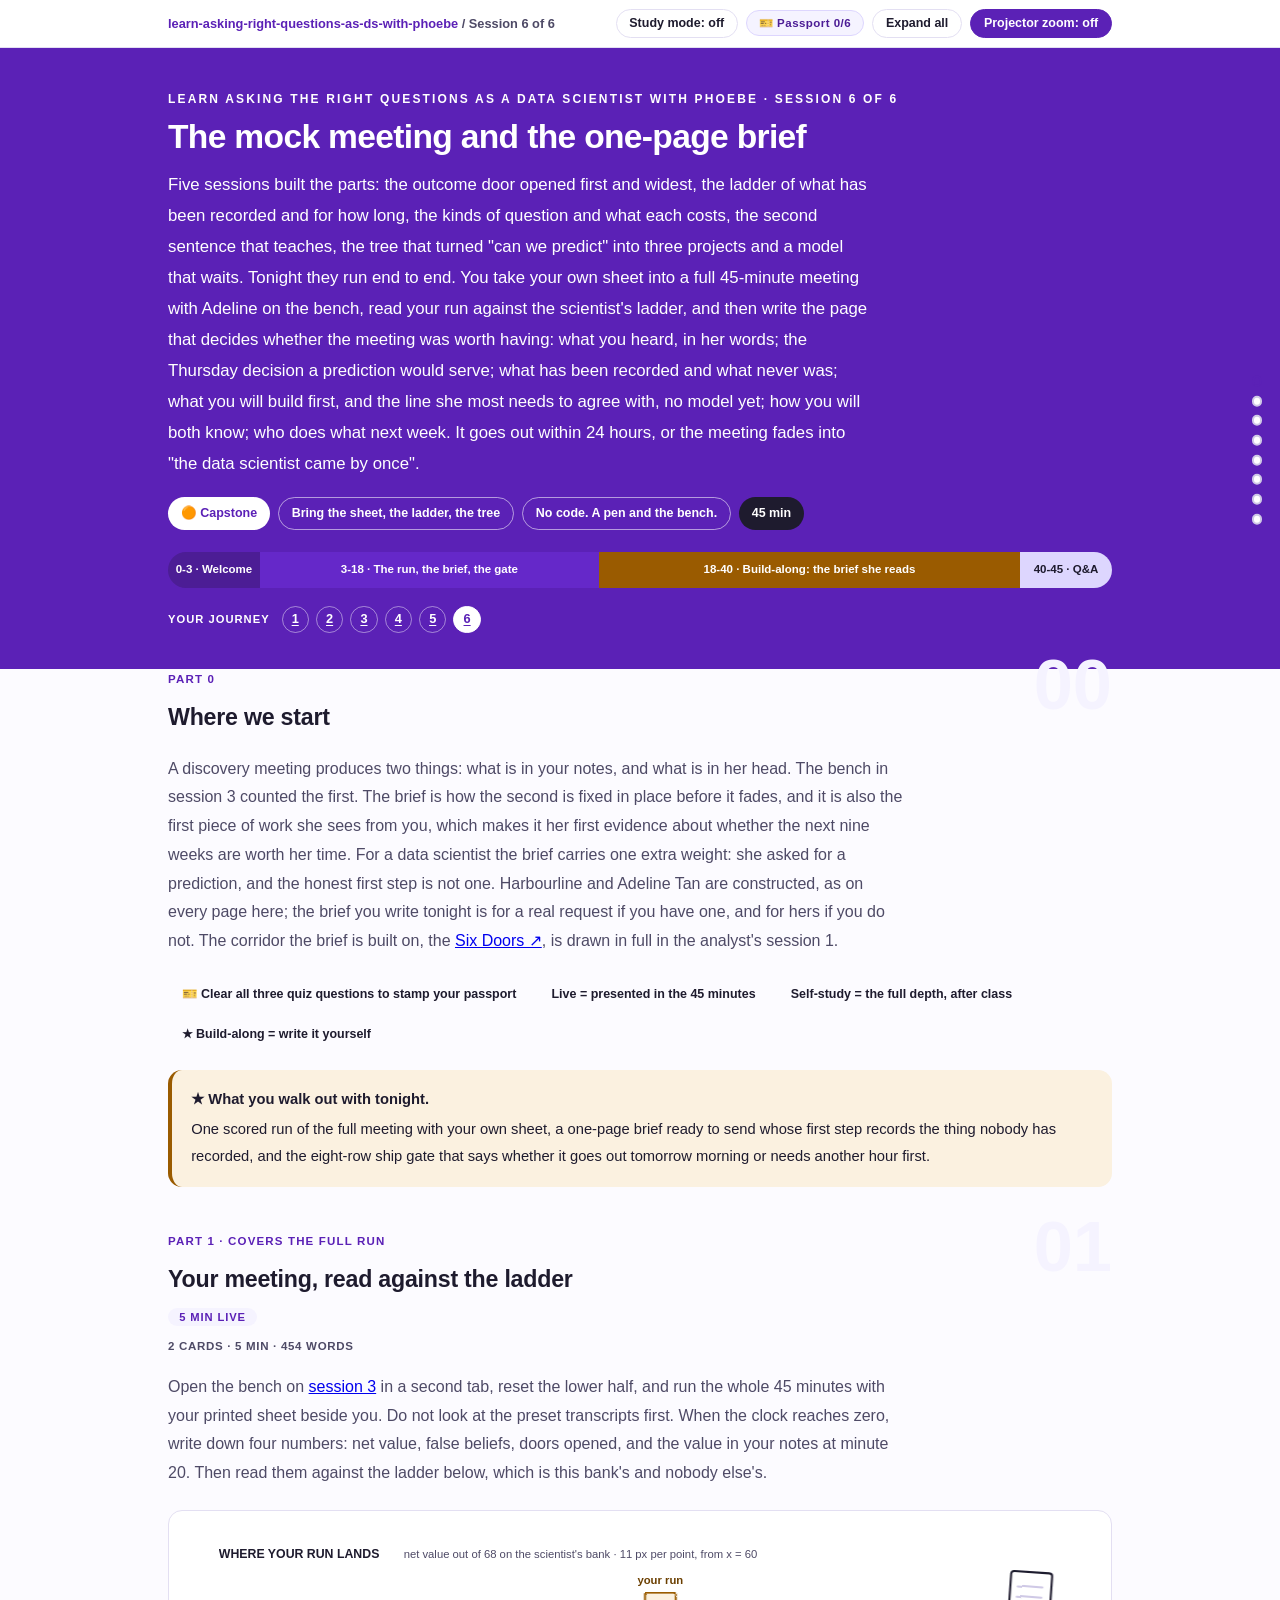
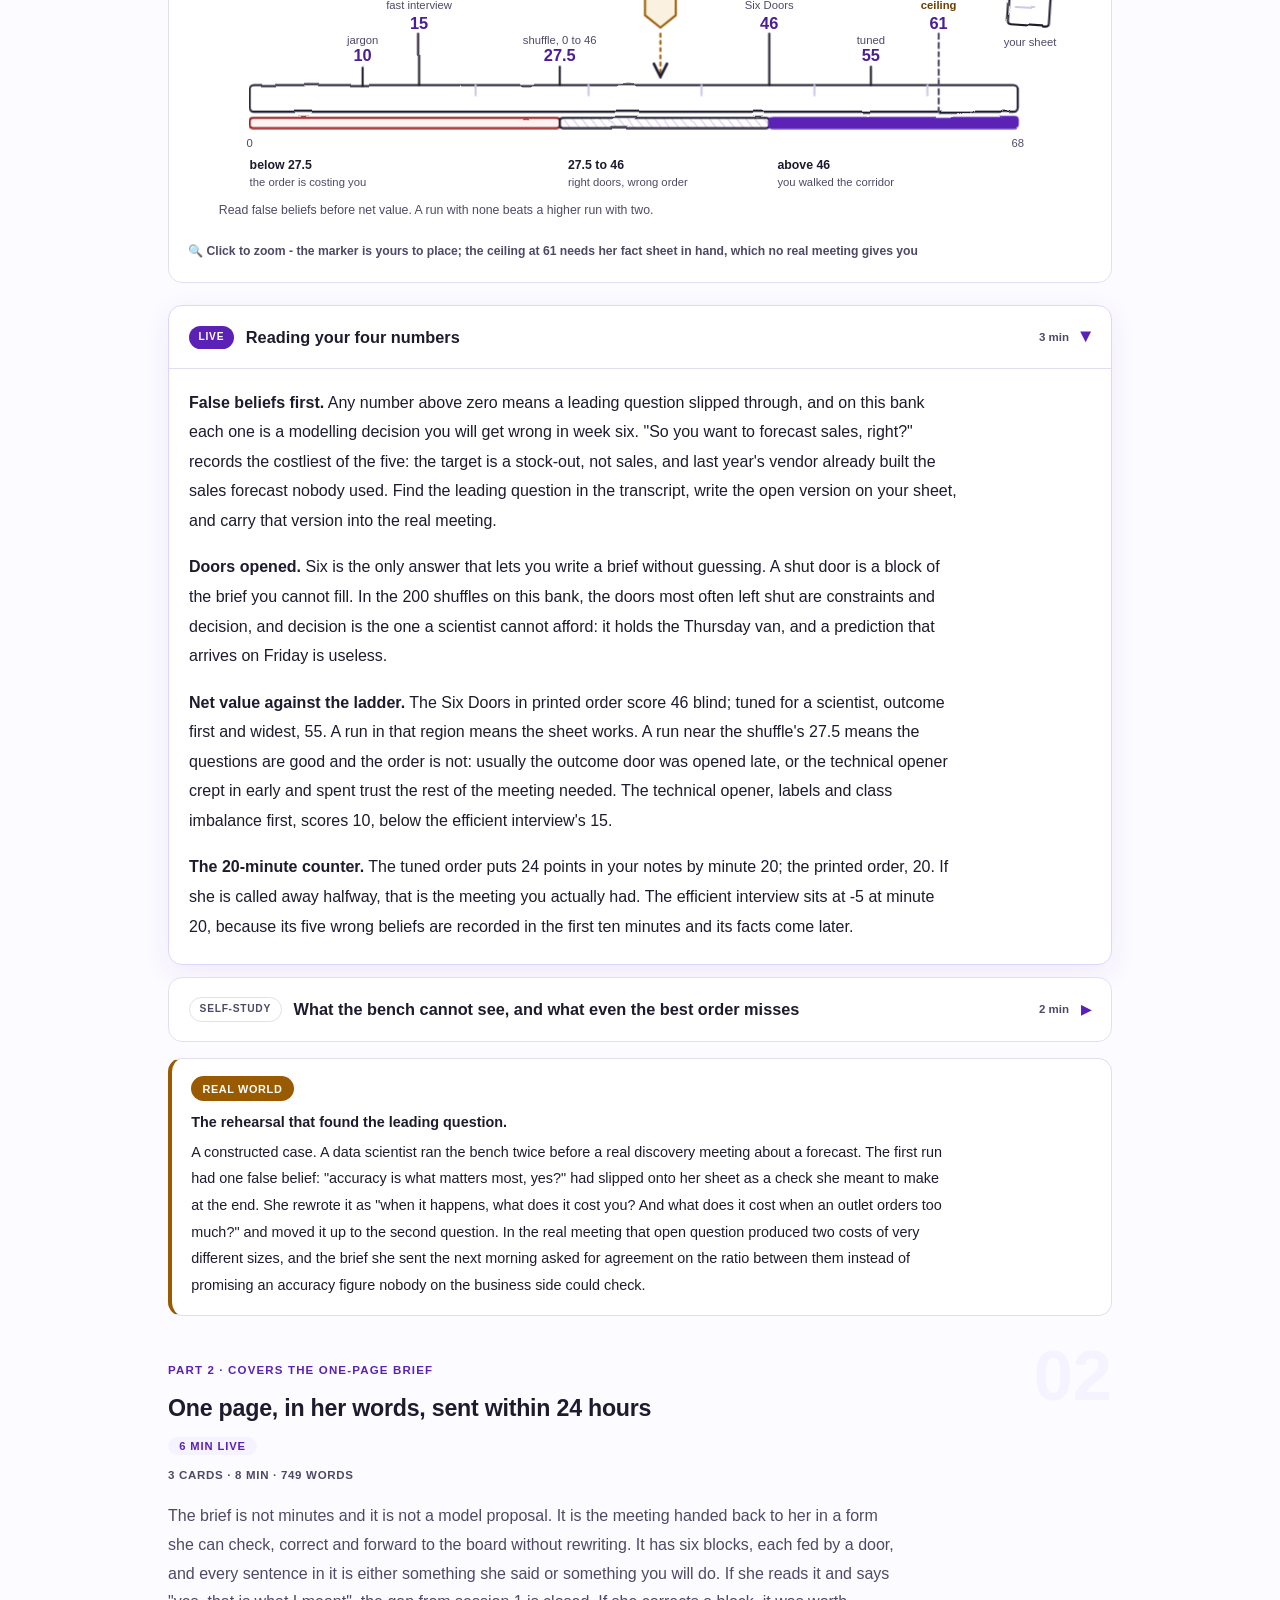
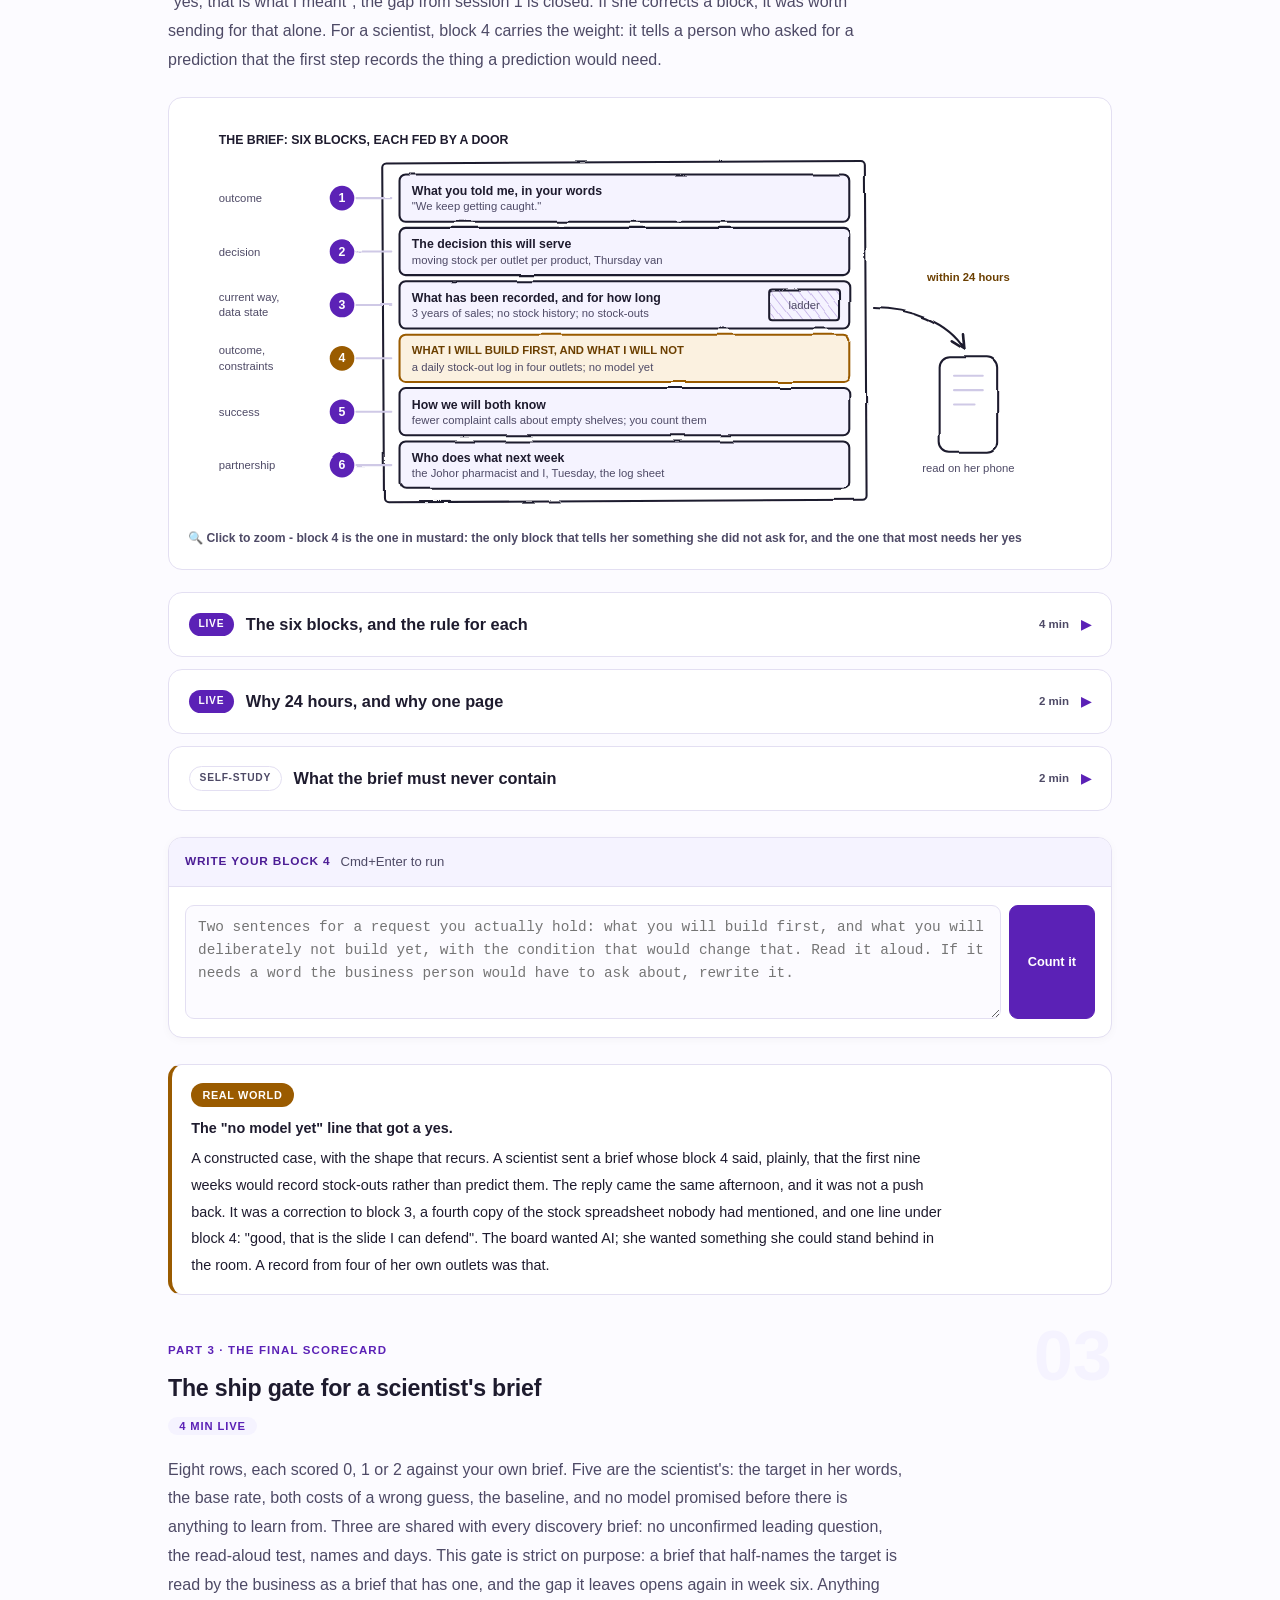
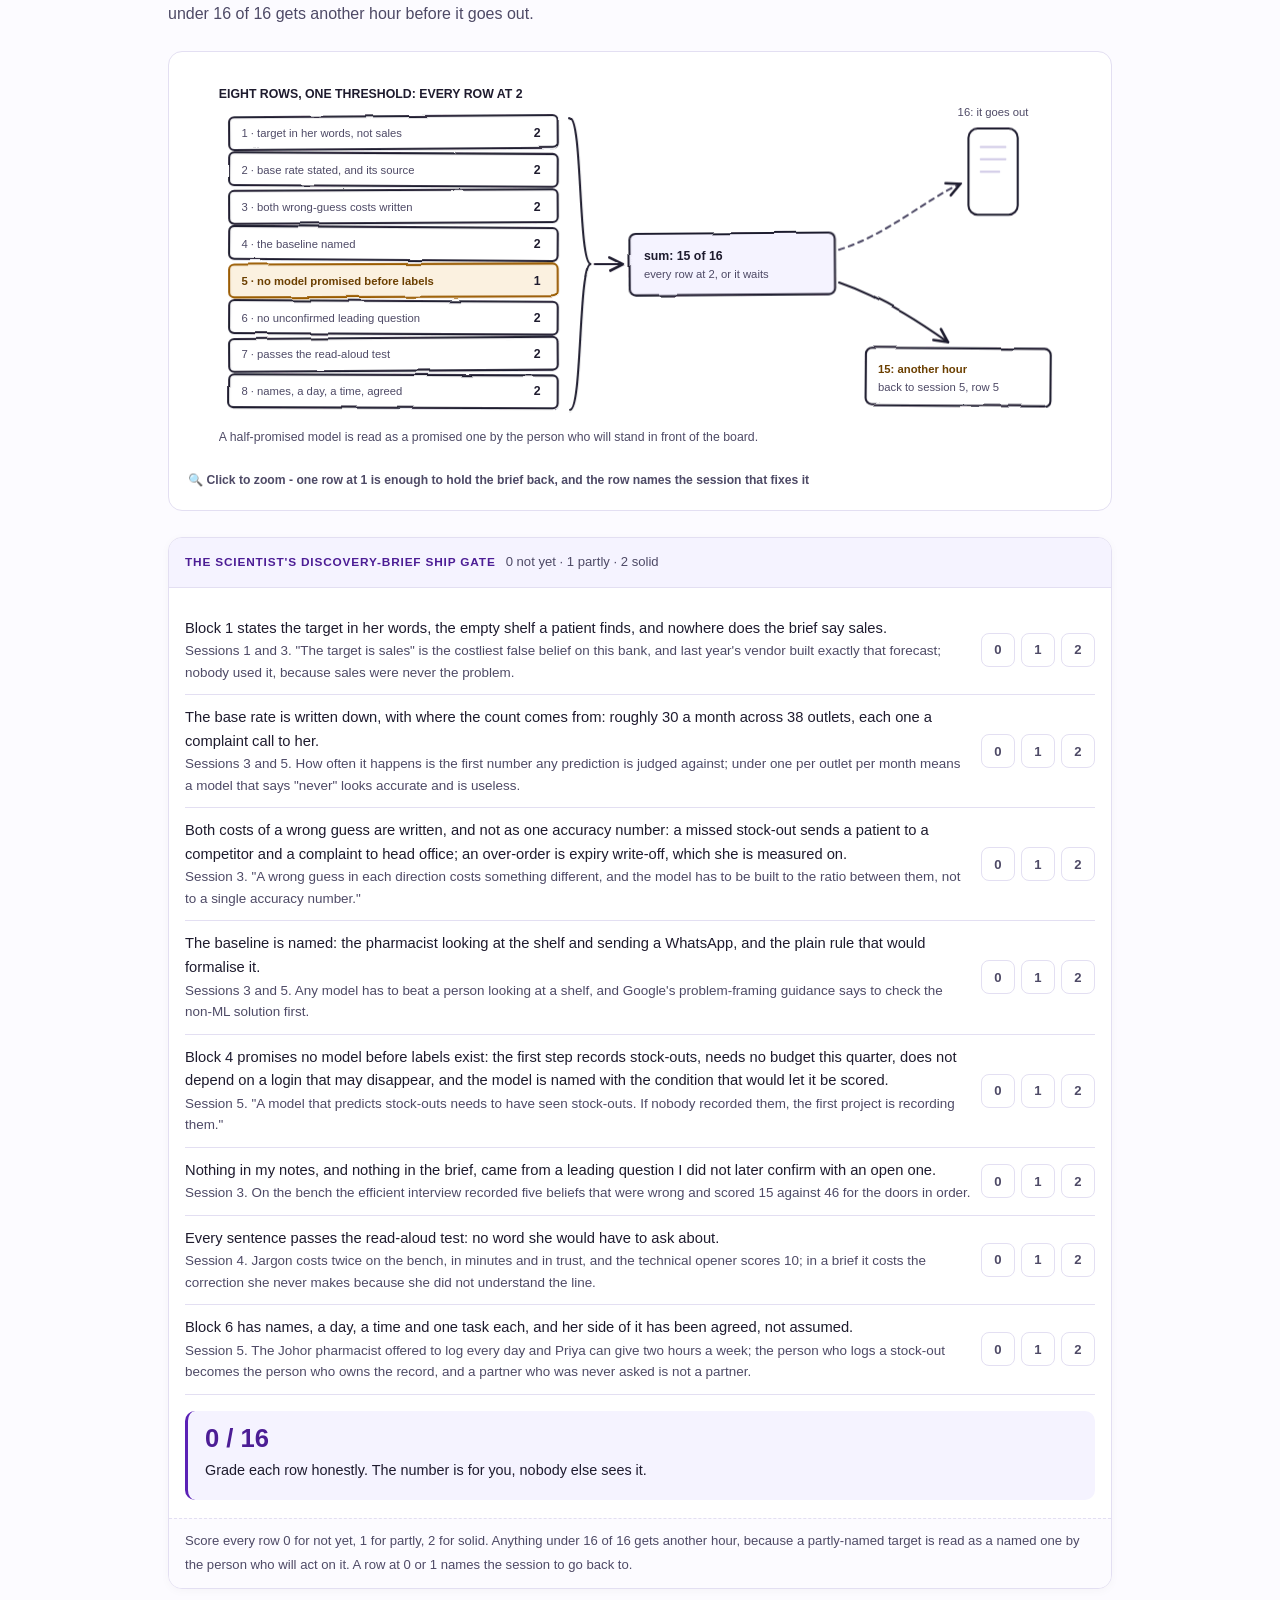
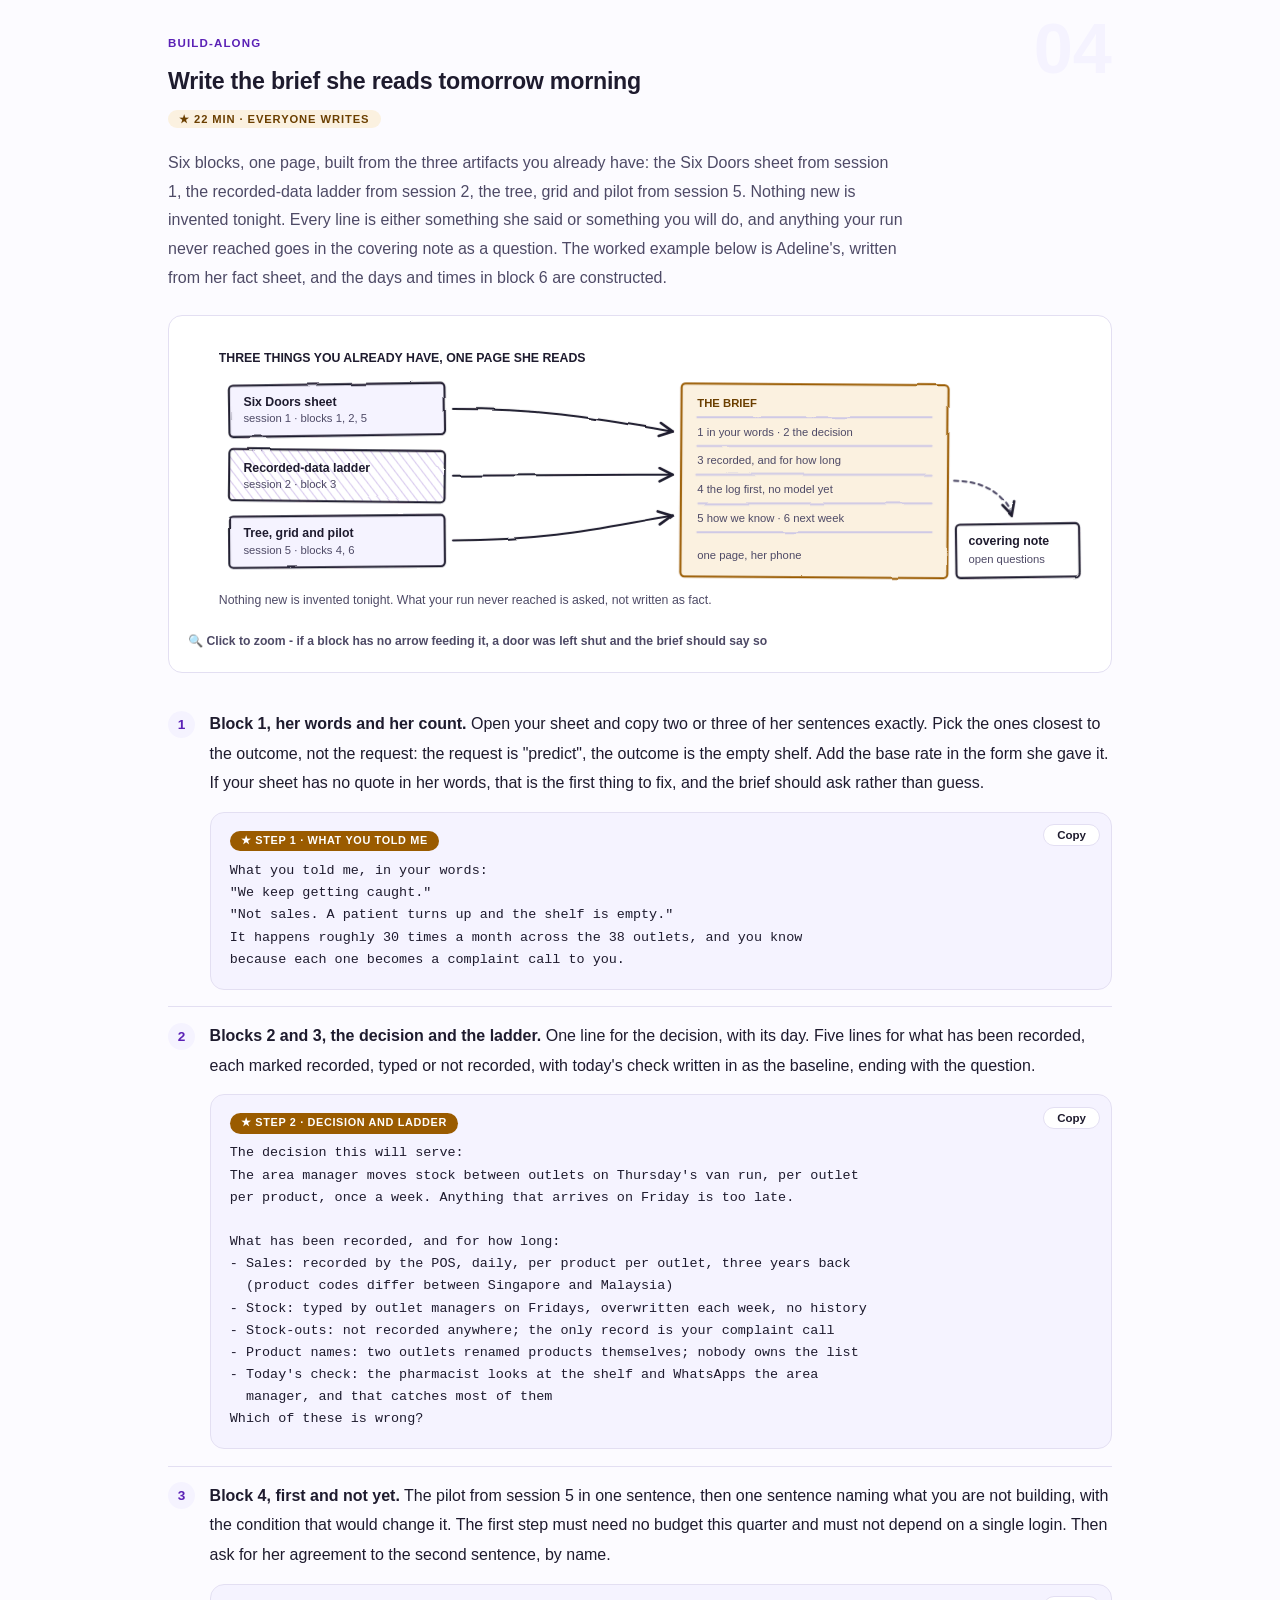
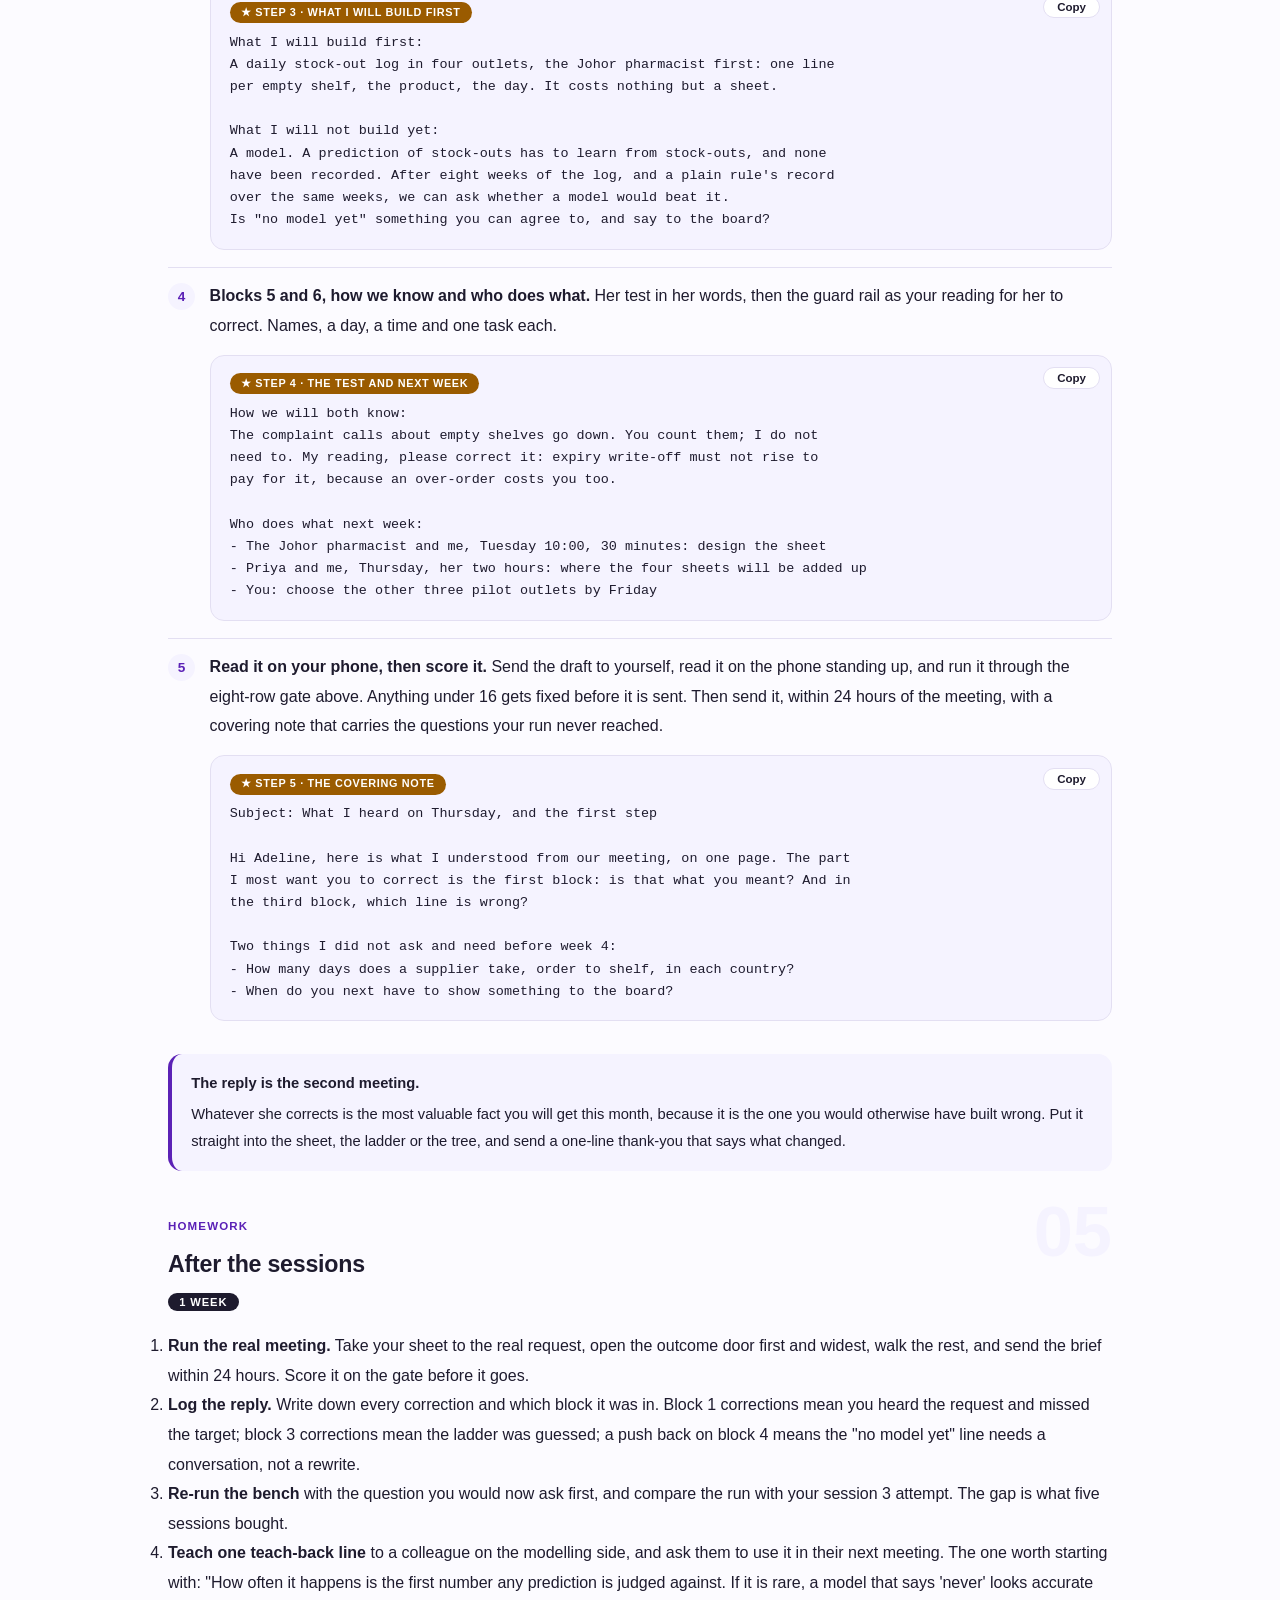
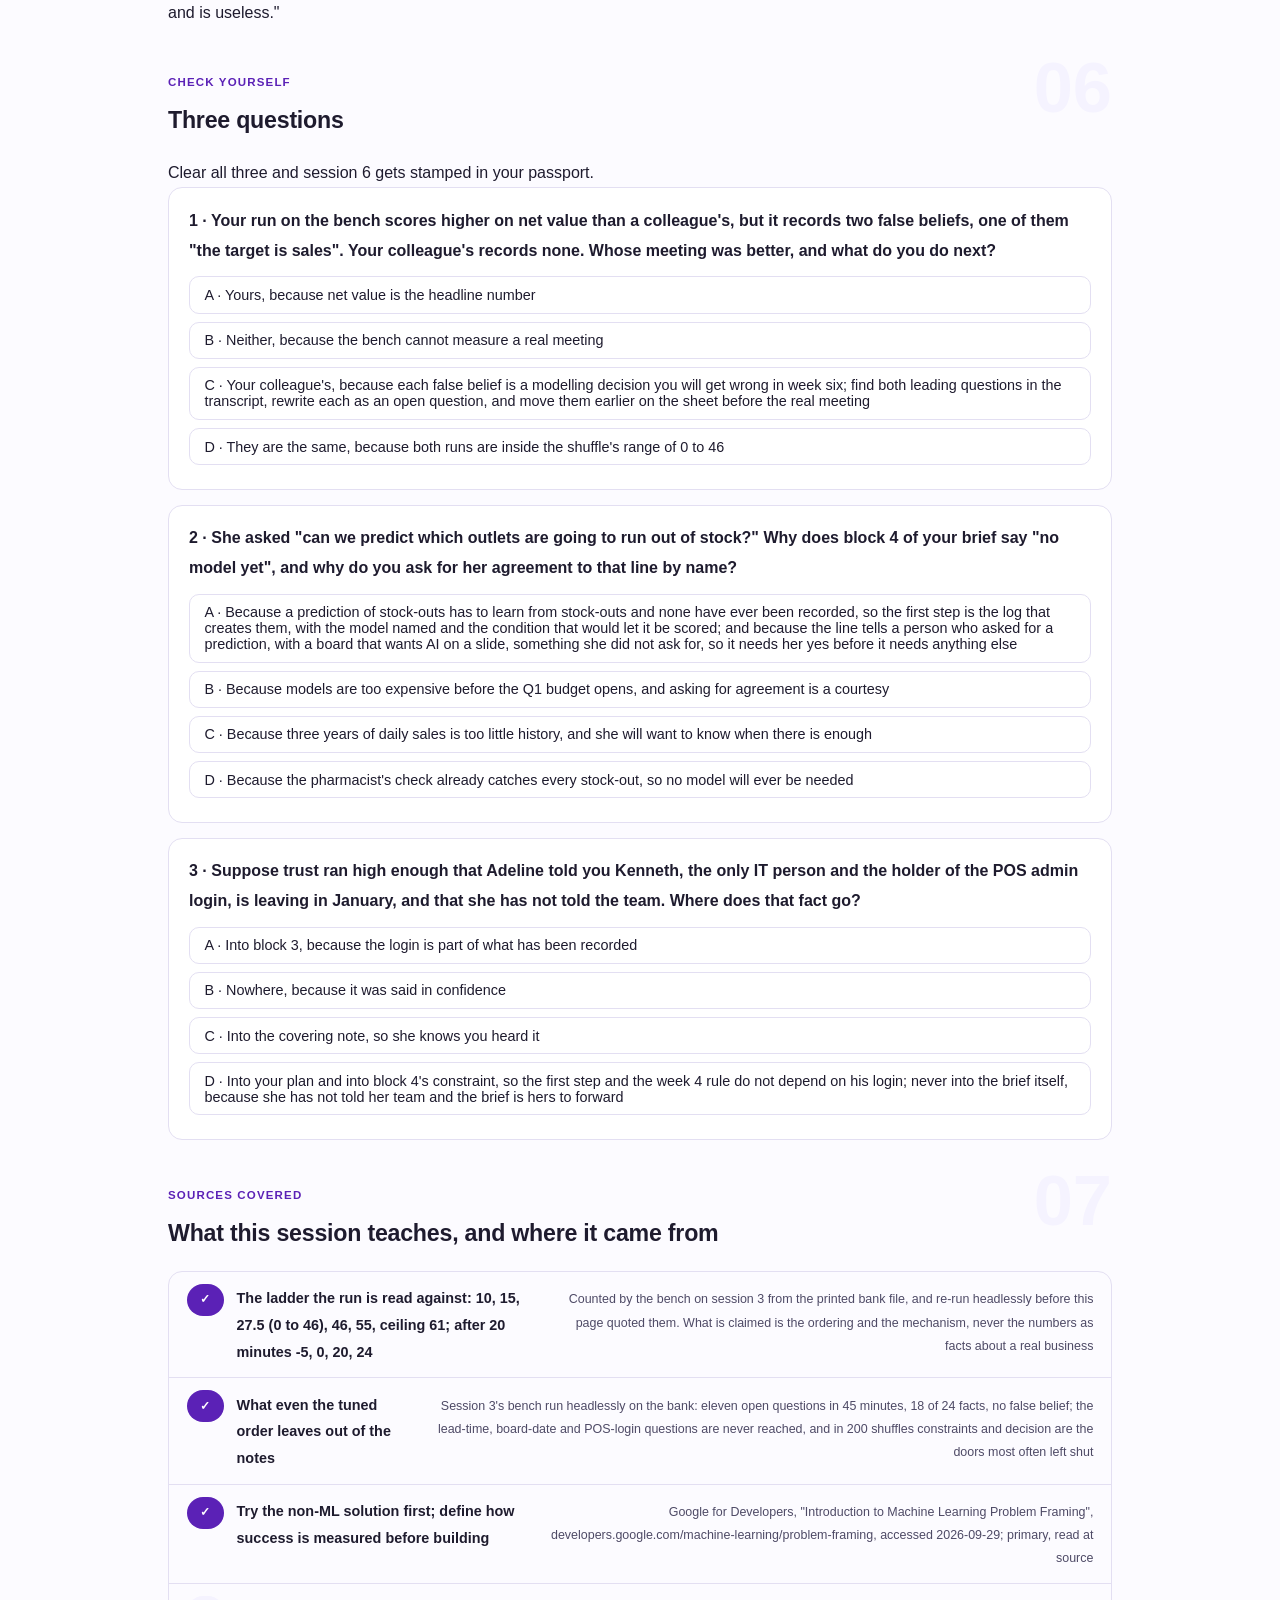
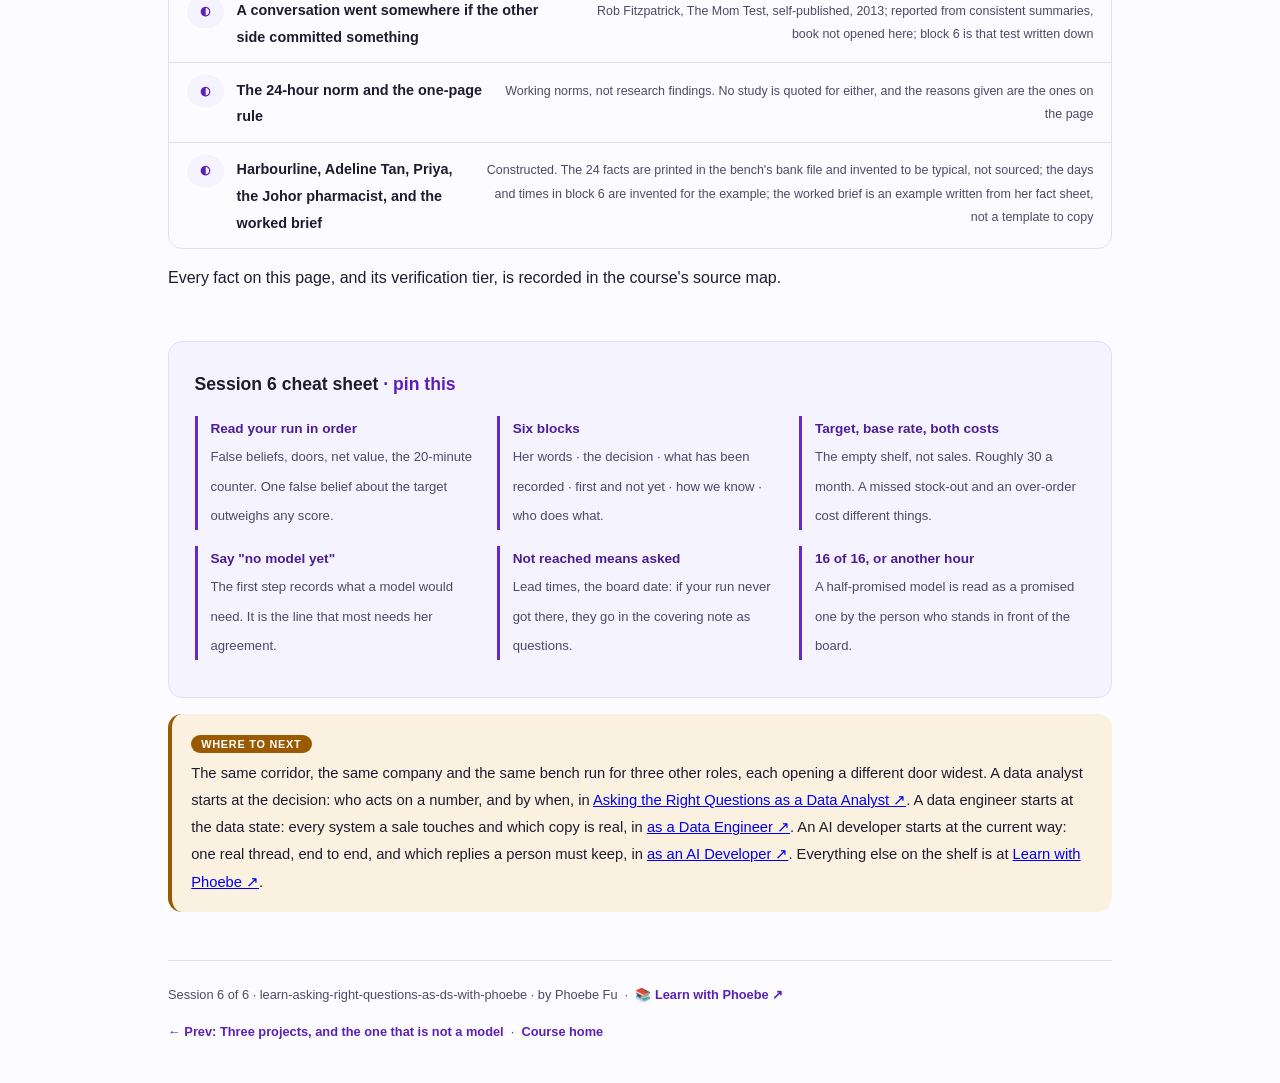
<file: courses/06-the-mock-meeting-and-the-brief.html>
<!DOCTYPE html>
<html lang="en">
<head>
<meta charset="UTF-8">
<meta name="viewport" content="width=device-width, initial-scale=1.0">
<!-- social:start -->
<meta name="description" content="Session 6 of 6. The capstone: a full 45-minute discovery meeting run on the bench with your own sheet and read against the scientist's ladder, then the one-page brief an operations director can read the next morning, with a first step that is not a model, and the strict ship gate that decides whether it goes out.">
<meta property="og:type" content="article">
<meta property="og:site_name" content="Learn with Phoebe">
<meta property="og:title" content="The mock meeting and the one-page brief - learn asking the right questions as a data scientist with phoebe">
<meta property="og:description" content="Session 6 of 6. Your meeting, scored. Then one page she can read, sent within 24 hours, that says plainly: no model yet.">
<meta property="og:url" content="https://phoebefu6.github.io/learn-asking-right-questions-as-ds-with-phoebe/courses/06-the-mock-meeting-and-the-brief.html">
<meta property="og:image" content="https://phoebefu6.github.io/learn-asking-right-questions-as-ds-with-phoebe/assets/og-cover.png">
<meta property="og:image:width" content="1200">
<meta property="og:image:height" content="630">
<meta name="twitter:card" content="summary_large_image">
<meta name="twitter:title" content="The mock meeting and the one-page brief - learn asking the right questions as a data scientist with phoebe">
<meta name="twitter:description" content="Session 6 of 6. The full run, the brief, the ship gate.">
<meta name="twitter:image" content="https://phoebefu6.github.io/learn-asking-right-questions-as-ds-with-phoebe/assets/og-cover.png">
<!-- social:end -->
<title>Session 6 · The mock meeting and the one-page brief - learn asking the right questions as a data scientist with phoebe</title>
<link rel="stylesheet" href="../assets/style.css?v=20">
</head>
<body>

<div class="toolbar">
  <div class="wrap">
    <span class="crumb"><a href="../index.html">learn-asking-right-questions-as-ds-with-phoebe</a> / Session 6 of 6</span>
    <button class="btn" id="toggle-all" type="button">Expand all</button>
    <button class="btn primary" id="zoom-toggle" type="button">Projector zoom: off</button>
  </div>
</div>

<header class="masthead">
  <div class="wrap">
    <div class="eyebrow">Learn Asking the Right Questions as a Data Scientist with Phoebe · Session 6 of 6</div>
    <h1>The mock meeting and the <span class="accent">one-page brief</span></h1>
    <p class="sub">Five sessions built the parts: the outcome door opened first and widest, the ladder of what has been recorded and for how long, the kinds of question and what each costs, the second sentence that teaches, the tree that turned "can we predict" into three projects and a model that waits. Tonight they run end to end. You take your own sheet into a full 45-minute meeting with Adeline on the bench, read your run against the scientist's ladder, and then write the page that decides whether the meeting was worth having: what you heard, in her words; the Thursday decision a prediction would serve; what has been recorded and what never was; what you will build first, and the line she most needs to agree with, no model yet; how you will both know; who does what next week. It goes out within 24 hours, or the meeting fades into "the data scientist came by once".</p>
    <div class="chip-row">
      <span class="chip level">🟠 Capstone</span>
      <span class="chip audience">Bring the sheet, the ladder, the tree</span>
      <span class="chip audience">No code. A pen and the bench.</span>
      <span class="chip time">45 min</span>
    </div>
    <div class="agenda">
      <span class="a1" style="flex:1">0-3 · Welcome</span>
      <span class="a2" style="flex:4">3-18 · The run, the brief, the gate</span>
      <span class="a3" style="flex:5">18-40 · Build-along: the brief she reads</span>
      <span class="a4" style="flex:1">40-45 · Q&amp;A</span>
    </div>
  </div>
</header>

<main class="wrap">

  <section class="section" id="intro">
    <div class="section-kicker">
      <span class="klabel">Part 0</span>
      <h2>Where we start</h2>
    </div>
    <p class="lede">A discovery meeting produces two things: what is in your notes, and what is in her head. The bench in session 3 counted the first. The brief is how the second is fixed in place before it fades, and it is also the first piece of work she sees from you, which makes it her first evidence about whether the next nine weeks are worth her time. For a data scientist the brief carries one extra weight: she asked for a prediction, and the honest first step is not one. Harbourline and Adeline Tan are constructed, as on every page here; the brief you write tonight is for a real request if you have one, and for hers if you do not. The corridor the brief is built on, the <a href="https://phoebefu6.github.io/learn-asking-right-questions-as-da-with-phoebe/courses/01-why-the-gap-and-the-six-doors.html">Six Doors ↗</a>, is drawn in full in the analyst's session 1.</p>

    <div class="legend">
      <span class="pill">🎫 Clear all three quiz questions to stamp your passport</span>
      <span class="pill">Live = presented in the 45 minutes</span>
      <span class="pill">Self-study = the full depth, after class</span>
      <span class="pill">★ Build-along = write it yourself</span>
    </div>

    <div class="callout win">
      <p><strong>★ What you walk out with tonight.</strong> One scored run of the full meeting with your own sheet, a one-page brief ready to send whose first step records the thing nobody has recorded, and the eight-row ship gate that says whether it goes out tomorrow morning or needs another hour first.</p>
    </div>
  </section>

  <section class="section" id="part-1">
    <div class="section-kicker">
      <span class="klabel">Part 1 · covers the full run</span>
      <h2>Your meeting, read against the ladder</h2>
      <span class="tag concept">5 min live</span>
    </div>
    <p class="lede">Open the bench on <a href="03-the-scientists-questions-and-the-bench.html">session 3</a> in a second tab, reset the lower half, and run the whole 45 minutes with your printed sheet beside you. Do not look at the preset transcripts first. When the clock reaches zero, write down four numbers: net value, false beliefs, doors opened, and the value in your notes at minute 20. Then read them against the ladder below, which is this bank's and nobody else's.</p>

    <figure class="zoomable">
      <svg viewBox="0 0 880 292" xmlns="http://www.w3.org/2000/svg" role="img" aria-label="A hand-drawn ruler from 0 to 68 points, the full value of the scientist's fact sheet, with six marks for the ladder: the technical opener at 10, the efficient interview at 15, a shuffle averaging 27.5, Six Doors in printed order at 46, Six Doors tuned for a scientist at 55, and a dashed mark at 61 for an optimizer that can read the fact sheet. An empty mustard marker labelled your run hangs above the ruler with a dashed arrow, waiting to be placed. A small printed sheet sits at the top right. Three bands underneath read: below 27.5 the order is costing you, 27.5 to 46 the right doors in the wrong order, above 46 you walked the corridor.">
        <defs>
          <filter id="s6aSk" x="-3%" y="-3%" width="106%" height="106%"><feTurbulence type="fractalNoise" baseFrequency="0.02" numOctaves="2" seed="61" result="n"/><feDisplacementMap in="SourceGraphic" in2="n" scale="2.4" xChannelSelector="R" yChannelSelector="G"/></filter>
          <pattern id="s6aHc" patternUnits="userSpaceOnUse" width="7" height="7" patternTransform="rotate(-38)"><line x1="0" y1="0" x2="0" y2="7" stroke="#5B21B6" stroke-width="1" opacity=".5"/></pattern>
          <marker id="s6aAr" viewBox="0 0 10 10" refX="9" refY="5" markerWidth="8" markerHeight="8" orient="auto"><path d="M1 1 L9 5 L1 9" fill="none" stroke="#1E1B2E" stroke-width="1.6" stroke-linecap="round"/></marker>
        </defs>
        <style>
          .s6aH { font: 800 12px Inter, sans-serif; fill: #1E1B2E; }
          .s6aL { font: 600 12px Inter, sans-serif; fill: #1E1B2E; }
          .s6aS { font: 400 11px Inter, sans-serif; fill: #4E4A66; }
          .s6aB { font: 800 11px Inter, sans-serif; fill: #6B3F00; }
          .s6aV { font: 800 16px Inter, sans-serif; fill: #4C1D95; }
          .s6aN { font: 400 12px Inter, sans-serif; fill: #4E4A66; }
        </style>

        <g filter="url(#s6aSk)" fill="none" stroke="#1E1B2E" stroke-width="2" stroke-linecap="round" stroke-linejoin="round">
          <!-- ruler 0..68 -> x 60..808, 11 px per point -->
          <rect x="60" y="150" width="748" height="26" rx="4" fill="#FFFFFF"/>
          <!-- scale ticks every 10 points, inside the ruler only -->
          <path d="M280 150 L280 160 M390 150 L390 160 M500 150 L500 160 M610 150 L610 160 M720 150 L720 160" stroke="#CFC9E6"/>
          <!-- bands: 0-27.5 wrong way, 27.5-46 hachure, 46-68 solid -->
          <rect x="60" y="182" width="302" height="10" rx="3" fill="#FEF2F2" stroke="#991B1B"/>
          <rect x="362" y="182" width="204" height="10" rx="3" fill="url(#s6aHc)"/>
          <rect x="566" y="182" width="242" height="10" rx="3" fill="#5B21B6" stroke="#5B21B6"/>
          <!-- preset ticks: 10->170, 15->225, 27.5->362, 46->566, 55->665 -->
          <path d="M170 132 L170 150 M225 100 L225 150 M362 132 L362 150 M566 100 L566 150 M665 132 L665 150"/>
          <!-- ceiling, dashed: 61 -> 731 -->
          <path d="M731 100 L731 176" stroke="#4E4A66" stroke-dasharray="5 4"/>
          <!-- your run marker, floating -->
          <path d="M445 60 L475 60 L475 82 L460 94 L445 82 Z" fill="#FBF1E0" stroke="#9A5B00"/>
          <path d="M460 100 L460 142" stroke="#9A5B00" stroke-dasharray="3 4" marker-end="url(#s6aAr)"/>
          <!-- the printed sheet: doodle anchor -->
          <rect x="800" y="40" width="40" height="52" rx="3" transform="rotate(4 820 66)" fill="#FFFFFF"/>
          <path d="M808 54 L832 56 M807 64 L831 66 M806 74 L824 75" stroke="#CFC9E6"/>
        </g>

        <text class="s6aH" x="30" y="26">WHERE YOUR RUN LANDS</text>
        <text class="s6aS" x="210" y="26">net value out of 68 on the scientist's bank · 11 px per point, from x = 60</text>

        <text class="s6aS" x="60" y="210" text-anchor="middle">0</text>
        <text class="s6aS" x="808" y="210" text-anchor="middle">68</text>

        <text class="s6aS" x="170" y="110" text-anchor="middle">jargon</text>
        <text class="s6aV" x="170" y="127" text-anchor="middle">10</text>
        <text class="s6aS" x="225" y="76" text-anchor="middle">fast interview</text>
        <text class="s6aV" x="225" y="95" text-anchor="middle">15</text>
        <text class="s6aS" x="362" y="110" text-anchor="middle">shuffle, 0 to 46</text>
        <text class="s6aV" x="362" y="127" text-anchor="middle">27.5</text>
        <text class="s6aS" x="566" y="76" text-anchor="middle">Six Doors</text>
        <text class="s6aV" x="566" y="95" text-anchor="middle">46</text>
        <text class="s6aS" x="665" y="110" text-anchor="middle">tuned</text>
        <text class="s6aV" x="665" y="127" text-anchor="middle">55</text>
        <text class="s6aB" x="731" y="76" text-anchor="middle">ceiling</text>
        <text class="s6aV" x="731" y="95" text-anchor="middle">61</text>
        <text class="s6aB" x="460" y="52" text-anchor="middle">your run</text>
        <text class="s6aS" x="820" y="112" text-anchor="middle">your sheet</text>

        <text class="s6aL" x="60" y="232">below 27.5</text>
        <text class="s6aS" x="60" y="248">the order is costing you</text>
        <text class="s6aL" x="370" y="232">27.5 to 46</text>
        <text class="s6aS" x="370" y="248">right doors, wrong order</text>
        <text class="s6aL" x="574" y="232">above 46</text>
        <text class="s6aS" x="574" y="248">you walked the corridor</text>

        <text class="s6aN" x="30" y="276">Read false beliefs before net value. A run with none beats a higher run with two.</text>
      </svg>
      <figcaption>🔍 Click to zoom - the marker is yours to place; the ceiling at 61 needs her fact sheet in hand, which no real meeting gives you</figcaption>
    </figure>

    <details class="card" open>
      <summary><span class="mode live">Live</span>Reading your four numbers<span class="mini">3 min</span><span class="caret">▶</span></summary>
      <div class="body">
        <p><strong>False beliefs first.</strong> Any number above zero means a leading question slipped through, and on this bank each one is a modelling decision you will get wrong in week six. "So you want to forecast sales, right?" records the costliest of the five: the target is a stock-out, not sales, and last year's vendor already built the sales forecast nobody used. Find the leading question in the transcript, write the open version on your sheet, and carry that version into the real meeting.</p>
        <p><strong>Doors opened.</strong> Six is the only answer that lets you write a brief without guessing. A shut door is a block of the brief you cannot fill. In the 200 shuffles on this bank, the doors most often left shut are constraints and decision, and decision is the one a scientist cannot afford: it holds the Thursday van, and a prediction that arrives on Friday is useless.</p>
        <p><strong>Net value against the ladder.</strong> The Six Doors in printed order score 46 blind; tuned for a scientist, outcome first and widest, 55. A run in that region means the sheet works. A run near the shuffle's 27.5 means the questions are good and the order is not: usually the outcome door was opened late, or the technical opener crept in early and spent trust the rest of the meeting needed. The technical opener, labels and class imbalance first, scores 10, below the efficient interview's 15.</p>
        <p><strong>The 20-minute counter.</strong> The tuned order puts 24 points in your notes by minute 20; the printed order, 20. If she is called away halfway, that is the meeting you actually had. The efficient interview sits at -5 at minute 20, because its five wrong beliefs are recorded in the first ten minutes and its facts come later.</p>
      </div>
    </details>

    <details class="card">
      <summary><span class="mode self">Self-study</span>What the bench cannot see, and what even the best order misses<span class="mini">2 min</span><span class="caret">▶</span></summary>
      <div class="body">
        <p>The bench scores what you asked and what came back. It does not hear your tone, see whether you looked at her or at your laptop, or notice the moment she leaned forward because a question was about her actual Thursday. Those matter, and no widget measures them honestly. The run is a rehearsal for the order and the kinds, not a verdict on you as an interviewer.</p>
        <p>Even the tuned order leaves gaps, and they matter for the brief. It asks eleven open questions in 45 minutes and stops before the lead-time question, the "when do you next have to show something upward?" question and the question about who holds the POS login. So its notes have no five and nine days of supplier lead time, no six-week board date, and nothing about Kenneth. The brief must not write those as facts. They go in the covering note as questions, which is where session 5 said they would go.</p>
      </div>
    </details>

    <div class="callout example">
      <span class="ex-pill">Real world</span>
      <p><strong>The rehearsal that found the leading question.</strong> A constructed case. A data scientist ran the bench twice before a real discovery meeting about a forecast. The first run had one false belief: "accuracy is what matters most, yes?" had slipped onto her sheet as a check she meant to make at the end. She rewrote it as "when it happens, what does it cost you? And what does it cost when an outlet orders too much?" and moved it up to the second question. In the real meeting that open question produced two costs of very different sizes, and the brief she sent the next morning asked for agreement on the ratio between them instead of promising an accuracy figure nobody on the business side could check.</p>
    </div>
  </section>

  <section class="section" id="part-2">
    <div class="section-kicker">
      <span class="klabel">Part 2 · covers the one-page brief</span>
      <h2>One page, in her words, sent within 24 hours</h2>
      <span class="tag concept">6 min live</span>
    </div>
    <p class="lede">The brief is not minutes and it is not a model proposal. It is the meeting handed back to her in a form she can check, correct and forward to the board without rewriting. It has six blocks, each fed by a door, and every sentence in it is either something she said or something you will do. If she reads it and says "yes, that is what I meant", the gap from session 1 is closed. If she corrects a block, it was worth sending for that alone. For a scientist, block 4 carries the weight: it tells a person who asked for a prediction that the first step records the thing a prediction would need.</p>

    <figure class="zoomable">
      <svg viewBox="0 0 880 390" xmlns="http://www.w3.org/2000/svg" role="img" aria-label="A hand-drawn single page with six blocks stacked top to bottom: what you told me, in your words; the decision this will serve, the Thursday van run; what has been recorded and for how long, with a hatched thumbnail of the recorded-data ladder; what I will build first and what I will not, shaded mustard, reading a daily stock-out log in four outlets and no model yet; how we will both know; who does what next week. On the left, six numbered door badges name the door that fed each block: outcome, decision, current way and data state, constraints, success, partnership. On the right, a curved arrow labelled within 24 hours leads to her phone.">
        <defs>
          <filter id="s6bSk" x="-3%" y="-3%" width="106%" height="106%"><feTurbulence type="fractalNoise" baseFrequency="0.02" numOctaves="2" seed="73" result="n"/><feDisplacementMap in="SourceGraphic" in2="n" scale="2.4" xChannelSelector="R" yChannelSelector="G"/></filter>
          <pattern id="s6bHc" patternUnits="userSpaceOnUse" width="7" height="7" patternTransform="rotate(-38)"><line x1="0" y1="0" x2="0" y2="7" stroke="#5B21B6" stroke-width="1" opacity=".5"/></pattern>
          <marker id="s6bAr" viewBox="0 0 10 10" refX="9" refY="5" markerWidth="8" markerHeight="8" orient="auto"><path d="M1 1 L9 5 L1 9" fill="none" stroke="#1E1B2E" stroke-width="1.6" stroke-linecap="round"/></marker>
        </defs>
        <style>
          .s6bH { font: 800 12px Inter, sans-serif; fill: #1E1B2E; }
          .s6bL { font: 600 12px Inter, sans-serif; fill: #1E1B2E; }
          .s6bS { font: 400 11px Inter, sans-serif; fill: #4E4A66; }
          .s6bB { font: 800 11px Inter, sans-serif; fill: #6B3F00; }
          .s6bW { font: 800 12px Inter, sans-serif; fill: #FFFFFF; }
          .s6bN { font: 400 12px Inter, sans-serif; fill: #4E4A66; }
        </style>

        <g filter="url(#s6bSk)" fill="none" stroke="#1E1B2E" stroke-width="2" stroke-linecap="round" stroke-linejoin="round">
          <!-- the page -->
          <rect x="190" y="44" width="470" height="330" rx="4" transform="rotate(-0.3 425 209)" fill="#FFFFFF"/>
          <!-- six blocks, 46 tall, 6 gap, from y=56 -->
          <rect x="206" y="56" width="438" height="46" rx="6" fill="#F5F3FF"/>
          <rect x="206" y="108" width="438" height="46" rx="6" fill="#F5F3FF"/>
          <rect x="206" y="160" width="438" height="46" rx="6" fill="#F5F3FF"/>
          <rect x="566" y="168" width="68" height="30" rx="3" fill="url(#s6bHc)"/>
          <rect x="206" y="212" width="438" height="46" rx="6" fill="#FBF1E0" stroke="#9A5B00"/>
          <rect x="206" y="264" width="438" height="46" rx="6" fill="#F5F3FF"/>
          <rect x="206" y="316" width="438" height="46" rx="6" fill="#F5F3FF"/>
          <!-- door badges on the left -->
          <circle cx="150" cy="79" r="11" fill="#5B21B6" stroke="#5B21B6"/>
          <circle cx="150" cy="131" r="11" fill="#5B21B6" stroke="#5B21B6"/>
          <circle cx="150" cy="183" r="11" fill="#5B21B6" stroke="#5B21B6"/>
          <circle cx="150" cy="235" r="11" fill="#9A5B00" stroke="#9A5B00"/>
          <circle cx="150" cy="287" r="11" fill="#5B21B6" stroke="#5B21B6"/>
          <circle cx="150" cy="339" r="11" fill="#5B21B6" stroke="#5B21B6"/>
          <path d="M164 79 L198 79 M164 131 L198 131 M164 183 L198 183 M164 235 L198 235 M164 287 L198 287 M164 339 L198 339" stroke="#CFC9E6"/>
          <!-- arrow to her phone, and the phone -->
          <path d="M668 186 C704 186 740 200 756 226" marker-end="url(#s6bAr)"/>
          <rect x="732" y="234" width="56" height="92" rx="10" fill="#FFFFFF"/>
          <path d="M746 252 L774 252 M746 266 L774 266 M746 280 L766 280" stroke="#CFC9E6"/>
        </g>

        <text class="s6bH" x="30" y="26">THE BRIEF: SIX BLOCKS, EACH FED BY A DOOR</text>

        <text class="s6bW" x="150" y="83" text-anchor="middle">1</text>
        <text class="s6bW" x="150" y="135" text-anchor="middle">2</text>
        <text class="s6bW" x="150" y="187" text-anchor="middle">3</text>
        <text class="s6bW" x="150" y="239" text-anchor="middle">4</text>
        <text class="s6bW" x="150" y="291" text-anchor="middle">5</text>
        <text class="s6bW" x="150" y="343" text-anchor="middle">6</text>
        <text class="s6bS" x="30" y="83">outcome</text>
        <text class="s6bS" x="30" y="135">decision</text>
        <text class="s6bS" x="30" y="179">current way,</text>
        <text class="s6bS" x="30" y="194">data state</text>
        <text class="s6bS" x="30" y="231">outcome,</text>
        <text class="s6bS" x="30" y="246">constraints</text>
        <text class="s6bS" x="30" y="291">success</text>
        <text class="s6bS" x="30" y="343">partnership</text>

        <text class="s6bL" x="218" y="76">What you told me, in your words</text>
        <text class="s6bS" x="218" y="91">"We keep getting caught."</text>
        <text class="s6bL" x="218" y="128">The decision this will serve</text>
        <text class="s6bS" x="218" y="143">moving stock per outlet per product, Thursday van</text>
        <text class="s6bL" x="218" y="180">What has been recorded, and for how long</text>
        <text class="s6bS" x="218" y="195">3 years of sales; no stock history; no stock-outs</text>
        <text class="s6bS" x="600" y="187" text-anchor="middle">ladder</text>
        <text class="s6bB" x="218" y="231">WHAT I WILL BUILD FIRST, AND WHAT I WILL NOT</text>
        <text class="s6bS" x="218" y="247">a daily stock-out log in four outlets; no model yet</text>
        <text class="s6bL" x="218" y="284">How we will both know</text>
        <text class="s6bS" x="218" y="299">fewer complaint calls about empty shelves; you count them</text>
        <text class="s6bL" x="218" y="336">Who does what next week</text>
        <text class="s6bS" x="218" y="351">the Johor pharmacist and I, Tuesday, the log sheet</text>

        <text class="s6bB" x="760" y="160" text-anchor="middle">within 24 hours</text>
        <text class="s6bS" x="760" y="346" text-anchor="middle">read on her phone</text>
      </svg>
      <figcaption>🔍 Click to zoom - block 4 is the one in mustard: the only block that tells her something she did not ask for, and the one that most needs her yes</figcaption>
    </figure>

    <details class="card">
      <summary><span class="mode live">Live</span>The six blocks, and the rule for each<span class="mini">4 min</span><span class="caret">▶</span></summary>
      <div class="body">
        <p><strong>1 · What you told me, in your words.</strong> Two or three sentences she said, quoted. Not your summary, and not your restatement of the target. "We keep getting caught" and "a patient turns up and the shelf is empty" are hers; "predict stock-out events at outlet-product grain" is you tapping the tune. The base rate goes here too, in the form she gave it: roughly 30 a month across the 38 outlets, and she knows because each one becomes a complaint call. If you misheard, this is the block she corrects, and it costs one email instead of six weeks.</p>
        <p><strong>2 · The decision this will serve.</strong> The action, the person, the deadline, from door 2. One line: the area manager moves stock between outlets on Thursday's van run, per outlet per product, once a week. If you cannot write it, you did not open the door, and the brief should say "I still need to understand who acts on this and by when" rather than invent a daily forecast nobody asked for.</p>
        <p><strong>3 · What has been recorded, and for how long.</strong> Session 2's ladder, as five lines, each marked recorded, typed or not recorded, with the baseline written in: today the pharmacist looks at the shelf and WhatsApps the area manager, and that catches most of them. End with one question: "which of these is wrong?"</p>
        <p><strong>4 · What I will build first, and what I will not.</strong> The pilot from session 5 in one sentence: a daily stock-out log in four outlets, the Johor pharmacist first. Then one sentence naming what you are deliberately not doing yet: no model, until eight weeks of logged stock-outs exist and a plain rule has a record to beat. Saying "no model yet" out loud, to a person who asked for a prediction and a board that wants the word AI on a slide, is the most useful line in the brief. It is also the line that most needs her agreement, so ask for it by name.</p>
        <p><strong>5 · How we will both know.</strong> Her success test, in her words: the complaint calls about empty shelves go down, and she counts them herself. Then the guard rail, written as your reading for her to correct: an over-order costs expiry write-off, which head office measures her on, so the calls must not come down by filling every shelf. Both costs of a wrong guess, in one block. Not an accuracy figure.</p>
        <p><strong>6 · Who does what next week.</strong> Names, a day, a time, one task each. Fitzpatrick's test for whether a conversation went anywhere, as reported, is whether the other side committed something: time, a name, an introduction. The Johor pharmacist already did, before you asked; this block is where that offer, and Priya's two hours a week, are written down so they cannot quietly lapse.</p>
      </div>
    </details>

    <details class="card">
      <summary><span class="mode live">Live</span>Why 24 hours, and why one page<span class="mini">2 min</span><span class="caret">▶</span></summary>
      <div class="body">
        <p>Within a day she still remembers what she meant, so a correction is cheap and specific. After a week she remembers that you came by, and a brief arriving then reads as a proposal to be evaluated rather than a record to be checked. No study is quoted for the 24 hours; it is a working norm, and the reason is the one above.</p>
        <p>One page because she will read it on her phone. Her area managers read everything on their phones, in the van, and so does she between outlets. Two pages is a document; a document goes into a folder to be read later; later is after the board. If a block needs more than three lines, the detail goes in an attachment she can ignore.</p>
      </div>
    </details>

    <details class="card">
      <summary><span class="mode self">Self-study</span>What the brief must never contain<span class="mini">2 min</span><span class="caret">▶</span></summary>
      <div class="body">
        <p>A word from the jargon column of session 4: labels, class imbalance, precision, recall, a holdout. An accuracy figure, promised or estimated, for a model that has nothing to learn from yet. A number you have not seen stated as if you had, including the supplier lead times and the board date if your run never reached them. A timeline longer than the date she gave you. And a fact she told you in confidence, most importantly the one about Kenneth leaving in January, if trust ever ran high enough for her to say it: it shapes block 4, because the first step must not depend on a login that disappears, but it goes into your plan and not into a page she may forward to a team she has not told. The brief is hers to forward. Write it as if it will be.</p>
      </div>
    </details>

    <div class="tryrow" data-fn="wordcount" data-multiline="1" data-title="Write your block 4" data-hint="Two sentences for a request you actually hold: what you will build first, and what you will deliberately not build yet, with the condition that would change that. Read it aloud. If it needs a word the business person would have to ask about, rewrite it." data-seed="" data-cta="Count it"></div>

    <div class="callout example">
      <span class="ex-pill">Real world</span>
      <p><strong>The "no model yet" line that got a yes.</strong> A constructed case, with the shape that recurs. A scientist sent a brief whose block 4 said, plainly, that the first nine weeks would record stock-outs rather than predict them. The reply came the same afternoon, and it was not a push back. It was a correction to block 3, a fourth copy of the stock spreadsheet nobody had mentioned, and one line under block 4: "good, that is the slide I can defend". The board wanted AI; she wanted something she could stand behind in the room. A record from four of her own outlets was that.</p>
    </div>
  </section>

  <section class="section" id="part-3">
    <div class="section-kicker">
      <span class="klabel">Part 3 · the final scorecard</span>
      <h2>The ship gate for a scientist's brief</h2>
      <span class="tag concept">4 min live</span>
    </div>
    <p class="lede">Eight rows, each scored 0, 1 or 2 against your own brief. Five are the scientist's: the target in her words, the base rate, both costs of a wrong guess, the baseline, and no model promised before there is anything to learn from. Three are shared with every discovery brief: no unconfirmed leading question, the read-aloud test, names and days. This gate is strict on purpose: a brief that half-names the target is read by the business as a brief that has one, and the gap it leaves opens again in week six. Anything under 16 of 16 gets another hour before it goes out.</p>

    <figure class="zoomable">
      <svg viewBox="0 0 880 378" xmlns="http://www.w3.org/2000/svg" role="img" aria-label="A hand-drawn column of eight scored rows: target in her words, base rate stated, both wrong-guess costs written, the baseline named, no model promised before labels, no unconfirmed leading question, passes the read-aloud test, names and a day agreed. Seven rows score 2. The fifth row, shaded mustard, scores 1. A bracket gathers the rows into a gate box reading 15 of 16, every row at 2 or it waits. A dashed arrow to her phone, labelled 16 it goes out, is not taken. A solid arrow leads to a box reading 15, another hour, back to session 5.">
        <defs>
          <filter id="s6cSk" x="-3%" y="-3%" width="106%" height="106%"><feTurbulence type="fractalNoise" baseFrequency="0.02" numOctaves="2" seed="89" result="n"/><feDisplacementMap in="SourceGraphic" in2="n" scale="2.4" xChannelSelector="R" yChannelSelector="G"/></filter>
          <pattern id="s6cHc" patternUnits="userSpaceOnUse" width="7" height="7" patternTransform="rotate(-38)"><line x1="0" y1="0" x2="0" y2="7" stroke="#5B21B6" stroke-width="1" opacity=".5"/></pattern>
          <marker id="s6cAr" viewBox="0 0 10 10" refX="9" refY="5" markerWidth="8" markerHeight="8" orient="auto"><path d="M1 1 L9 5 L1 9" fill="none" stroke="#1E1B2E" stroke-width="1.6" stroke-linecap="round"/></marker>
        </defs>
        <style>
          .s6cH { font: 800 12px Inter, sans-serif; fill: #1E1B2E; }
          .s6cL { font: 600 12px Inter, sans-serif; fill: #1E1B2E; }
          .s6cS { font: 400 11px Inter, sans-serif; fill: #4E4A66; }
          .s6cB { font: 800 11px Inter, sans-serif; fill: #6B3F00; }
          .s6cN { font: 400 12px Inter, sans-serif; fill: #4E4A66; }
        </style>

        <g filter="url(#s6cSk)" fill="none" stroke="#1E1B2E" stroke-width="2" stroke-linecap="round" stroke-linejoin="round">
          <!-- eight rows, 32 tall, step 36, from y=44 -->
          <rect x="40" y="44" width="320" height="32" rx="5" transform="rotate(-0.4 200 60)" fill="#FFFFFF"/>
          <rect x="40" y="80" width="320" height="32" rx="5" transform="rotate(0.3 200 96)" fill="#FFFFFF"/>
          <rect x="40" y="116" width="320" height="32" rx="5" transform="rotate(-0.3 200 132)" fill="#FFFFFF"/>
          <rect x="40" y="152" width="320" height="32" rx="5" transform="rotate(0.4 200 168)" fill="#FFFFFF"/>
          <rect x="40" y="188" width="320" height="32" rx="5" transform="rotate(-0.2 200 204)" fill="#FBF1E0" stroke="#9A5B00"/>
          <rect x="40" y="224" width="320" height="32" rx="5" transform="rotate(0.3 200 240)" fill="#FFFFFF"/>
          <rect x="40" y="260" width="320" height="32" rx="5" transform="rotate(-0.4 200 276)" fill="#FFFFFF"/>
          <rect x="40" y="296" width="320" height="32" rx="5" transform="rotate(0.2 200 312)" fill="#FFFFFF"/>
          <!-- bracket gathering the rows -->
          <path d="M372 46 C384 46 380 186 392 188 C380 190 384 330 372 330"/>
          <path d="M396 188 L424 188" marker-end="url(#s6cAr)"/>
          <!-- the gate -->
          <rect x="430" y="158" width="200" height="60" rx="6" transform="rotate(-0.4 530 188)" fill="#F5F3FF"/>
          <!-- not taken: to her phone -->
          <path d="M634 174 C680 160 720 124 752 110" stroke="#4E4A66" stroke-dasharray="5 5" marker-end="url(#s6cAr)"/>
          <rect x="760" y="56" width="48" height="84" rx="9" fill="#FFFFFF"/>
          <path d="M772 74 L796 74 M772 86 L796 86 M772 98 L790 98" stroke="#CFC9E6"/>
          <!-- taken: another hour -->
          <path d="M634 206 C680 222 720 250 740 264" marker-end="url(#s6cAr)"/>
          <rect x="660" y="270" width="180" height="56" rx="6" transform="rotate(0.4 750 298)" fill="#FFFFFF"/>
        </g>

        <text class="s6cH" x="30" y="26">EIGHT ROWS, ONE THRESHOLD: EVERY ROW AT 2</text>

        <text class="s6cS" x="52" y="64">1 · target in her words, not sales</text>
        <text class="s6cL" x="340" y="64" text-anchor="middle">2</text>
        <text class="s6cS" x="52" y="100">2 · base rate stated, and its source</text>
        <text class="s6cL" x="340" y="100" text-anchor="middle">2</text>
        <text class="s6cS" x="52" y="136">3 · both wrong-guess costs written</text>
        <text class="s6cL" x="340" y="136" text-anchor="middle">2</text>
        <text class="s6cS" x="52" y="172">4 · the baseline named</text>
        <text class="s6cL" x="340" y="172" text-anchor="middle">2</text>
        <text class="s6cB" x="52" y="208">5 · no model promised before labels</text>
        <text class="s6cL" x="340" y="208" text-anchor="middle">1</text>
        <text class="s6cS" x="52" y="244">6 · no unconfirmed leading question</text>
        <text class="s6cL" x="340" y="244" text-anchor="middle">2</text>
        <text class="s6cS" x="52" y="280">7 · passes the read-aloud test</text>
        <text class="s6cL" x="340" y="280" text-anchor="middle">2</text>
        <text class="s6cS" x="52" y="316">8 · names, a day, a time, agreed</text>
        <text class="s6cL" x="340" y="316" text-anchor="middle">2</text>

        <text class="s6cL" x="444" y="184">sum: 15 of 16</text>
        <text class="s6cS" x="444" y="202">every row at 2, or it waits</text>

        <text class="s6cS" x="784" y="44" text-anchor="middle">16: it goes out</text>
        <text class="s6cB" x="672" y="294">15: another hour</text>
        <text class="s6cS" x="672" y="312">back to session 5, row 5</text>

        <text class="s6cN" x="30" y="360">A half-promised model is read as a promised one by the person who will stand in front of the board.</text>
      </svg>
      <figcaption>🔍 Click to zoom - one row at 1 is enough to hold the brief back, and the row names the session that fixes it</figcaption>
    </figure>

    <div class="scorecard" data-title="The scientist's discovery-brief ship gate" data-msgs="Sixteen of sixteen. She can read it on her phone, correct it in one reply, and forward it to the board without rewriting; it goes out.|Close, and not yet. Any row under 2 is a sentence she will read differently from how you meant it; fix it before sending.|Half the gate is open. The rows at 0 are usually the target in her words and the line that says no model yet; both take ten minutes and they are the two that decide what she tells the board.|Do not send this yet. Go back to the session each low row names, and rewrite that block before anything else." data-foot="Score every row 0 for not yet, 1 for partly, 2 for solid. Anything under 16 of 16 gets another hour, because a partly-named target is read as a named one by the person who will act on it. A row at 0 or 1 names the session to go back to.">
      <div class="sc-row"><div class="sc-q">Block 1 states the target in her words, the empty shelf a patient finds, and nowhere does the brief say sales. <em>Sessions 1 and 3. "The target is sales" is the costliest false belief on this bank, and last year's vendor built exactly that forecast; nobody used it, because sales were never the problem.</em></div></div>
      <div class="sc-row"><div class="sc-q">The base rate is written down, with where the count comes from: roughly 30 a month across 38 outlets, each one a complaint call to her. <em>Sessions 3 and 5. How often it happens is the first number any prediction is judged against; under one per outlet per month means a model that says "never" looks accurate and is useless.</em></div></div>
      <div class="sc-row"><div class="sc-q">Both costs of a wrong guess are written, and not as one accuracy number: a missed stock-out sends a patient to a competitor and a complaint to head office; an over-order is expiry write-off, which she is measured on. <em>Session 3. "A wrong guess in each direction costs something different, and the model has to be built to the ratio between them, not to a single accuracy number."</em></div></div>
      <div class="sc-row"><div class="sc-q">The baseline is named: the pharmacist looking at the shelf and sending a WhatsApp, and the plain rule that would formalise it. <em>Sessions 3 and 5. Any model has to beat a person looking at a shelf, and Google's problem-framing guidance says to check the non-ML solution first.</em></div></div>
      <div class="sc-row"><div class="sc-q">Block 4 promises no model before labels exist: the first step records stock-outs, needs no budget this quarter, does not depend on a login that may disappear, and the model is named with the condition that would let it be scored. <em>Session 5. "A model that predicts stock-outs needs to have seen stock-outs. If nobody recorded them, the first project is recording them."</em></div></div>
      <div class="sc-row"><div class="sc-q">Nothing in my notes, and nothing in the brief, came from a leading question I did not later confirm with an open one. <em>Session 3. On the bench the efficient interview recorded five beliefs that were wrong and scored 15 against 46 for the doors in order.</em></div></div>
      <div class="sc-row"><div class="sc-q">Every sentence passes the read-aloud test: no word she would have to ask about. <em>Session 4. Jargon costs twice on the bench, in minutes and in trust, and the technical opener scores 10; in a brief it costs the correction she never makes because she did not understand the line.</em></div></div>
      <div class="sc-row"><div class="sc-q">Block 6 has names, a day, a time and one task each, and her side of it has been agreed, not assumed. <em>Session 5. The Johor pharmacist offered to log every day and Priya can give two hours a week; the person who logs a stock-out becomes the person who owns the record, and a partner who was never asked is not a partner.</em></div></div>
    </div>
  </section>

  <section class="section" id="demo-1">
    <div class="section-kicker">
      <span class="klabel">Build-along</span>
      <h2>Write the brief she reads tomorrow morning</h2>
      <span class="tag demo">★ 22 min · everyone writes</span>
    </div>
    <p class="lede">Six blocks, one page, built from the three artifacts you already have: the Six Doors sheet from session 1, the recorded-data ladder from session 2, the tree, grid and pilot from session 5. Nothing new is invented tonight. Every line is either something she said or something you will do, and anything your run never reached goes in the covering note as a question. The worked example below is Adeline's, written from her fact sheet, and the days and times in block 6 are constructed.</p>

    <figure class="zoomable">
      <svg viewBox="0 0 880 278" xmlns="http://www.w3.org/2000/svg" role="img" aria-label="Three hand-drawn artifacts on the left, the Six Doors sheet, the recorded-data ladder and the tree with its pilot, each with an arrow converging on a single mustard page on the right labelled the brief. The sheet feeds blocks 1, 2 and 5; the ladder feeds block 3; the tree and pilot feed blocks 4 and 6. Below the page, a dashed arrow leads to a small note labelled the covering note, questions your run never reached.">
        <defs>
          <filter id="s6dSk" x="-3%" y="-3%" width="106%" height="106%"><feTurbulence type="fractalNoise" baseFrequency="0.02" numOctaves="2" seed="97" result="n"/><feDisplacementMap in="SourceGraphic" in2="n" scale="2.4" xChannelSelector="R" yChannelSelector="G"/></filter>
          <pattern id="s6dHc" patternUnits="userSpaceOnUse" width="7" height="7" patternTransform="rotate(-38)"><line x1="0" y1="0" x2="0" y2="7" stroke="#5B21B6" stroke-width="1" opacity=".5"/></pattern>
          <marker id="s6dAr" viewBox="0 0 10 10" refX="9" refY="5" markerWidth="8" markerHeight="8" orient="auto"><path d="M1 1 L9 5 L1 9" fill="none" stroke="#1E1B2E" stroke-width="1.6" stroke-linecap="round"/></marker>
        </defs>
        <style>
          .s6dH { font: 800 12px Inter, sans-serif; fill: #1E1B2E; }
          .s6dL { font: 600 12px Inter, sans-serif; fill: #1E1B2E; }
          .s6dS { font: 400 11px Inter, sans-serif; fill: #4E4A66; }
          .s6dB { font: 800 11px Inter, sans-serif; fill: #6B3F00; }
          .s6dN { font: 400 12px Inter, sans-serif; fill: #4E4A66; }
        </style>

        <g filter="url(#s6dSk)" fill="none" stroke="#1E1B2E" stroke-width="2" stroke-linecap="round" stroke-linejoin="round">
          <rect x="40" y="48" width="210" height="50" rx="4" transform="rotate(-0.8 145 73)" fill="#F5F3FF"/>
          <rect x="40" y="112" width="210" height="50" rx="4" transform="rotate(0.6 145 137)" fill="url(#s6dHc)"/>
          <rect x="40" y="176" width="210" height="50" rx="4" transform="rotate(-0.5 145 201)" fill="#F5F3FF"/>
          <path d="M258 72 C360 72 410 84 472 94" marker-end="url(#s6dAr)"/>
          <path d="M258 137 C360 137 410 136 472 136" marker-end="url(#s6dAr)"/>
          <path d="M258 200 C360 200 410 186 472 176" marker-end="url(#s6dAr)"/>
          <!-- the brief: doodle anchor -->
          <rect x="480" y="48" width="260" height="188" rx="4" transform="rotate(0.4 610 142)" fill="#FBF1E0" stroke="#9A5B00"/>
          <path d="M496 80 L724 80 M496 108 L724 108 M496 136 L724 136 M496 164 L724 164 M496 192 L724 192" stroke="#CFC9E6"/>
          <!-- the covering note -->
          <path d="M746 142 C776 142 796 156 802 176" stroke="#4E4A66" stroke-dasharray="4 4" marker-end="url(#s6dAr)"/>
          <rect x="748" y="184" width="120" height="52" rx="4" transform="rotate(-0.8 808 210)" fill="#FFFFFF"/>
        </g>

        <text class="s6dH" x="30" y="26">THREE THINGS YOU ALREADY HAVE, ONE PAGE SHE READS</text>

        <text class="s6dL" x="54" y="69">Six Doors sheet</text>
        <text class="s6dS" x="54" y="85">session 1 · blocks 1, 2, 5</text>
        <text class="s6dL" x="54" y="133">Recorded-data ladder</text>
        <text class="s6dS" x="54" y="149">session 2 · block 3</text>
        <text class="s6dL" x="54" y="197">Tree, grid and pilot</text>
        <text class="s6dS" x="54" y="213">session 5 · blocks 4, 6</text>
        <text class="s6dB" x="496" y="70">THE BRIEF</text>
        <text class="s6dS" x="496" y="98">1 in your words · 2 the decision</text>
        <text class="s6dS" x="496" y="126">3 recorded, and for how long</text>
        <text class="s6dS" x="496" y="154">4 the log first, no model yet</text>
        <text class="s6dS" x="496" y="182">5 how we know · 6 next week</text>
        <text class="s6dS" x="496" y="218">one page, her phone</text>
        <text class="s6dL" x="760" y="205">covering note</text>
        <text class="s6dS" x="760" y="222">open questions</text>

        <text class="s6dN" x="30" y="262">Nothing new is invented tonight. What your run never reached is asked, not written as fact.</text>
      </svg>
      <figcaption>🔍 Click to zoom - if a block has no arrow feeding it, a door was left shut and the brief should say so</figcaption>
    </figure>

    <div class="steps">
      <div class="step">
        <p><strong>Block 1, her words and her count.</strong> Open your sheet and copy two or three of her sentences exactly. Pick the ones closest to the outcome, not the request: the request is "predict", the outcome is the empty shelf. Add the base rate in the form she gave it. If your sheet has no quote in her words, that is the first thing to fix, and the brief should ask rather than guess.</p>
        <div class="prompt-box good"><span class="label">★ Step 1 · what you told me</span>What you told me, in your words:
"We keep getting caught."
"Not sales. A patient turns up and the shelf is empty."
It happens roughly 30 times a month across the 38 outlets, and you know
because each one becomes a complaint call to you.</div>
      </div>
      <div class="step">
        <p><strong>Blocks 2 and 3, the decision and the ladder.</strong> One line for the decision, with its day. Five lines for what has been recorded, each marked recorded, typed or not recorded, with today's check written in as the baseline, ending with the question.</p>
        <div class="prompt-box good"><span class="label">★ Step 2 · decision and ladder</span>The decision this will serve:
The area manager moves stock between outlets on Thursday's van run, per outlet
per product, once a week. Anything that arrives on Friday is too late.

What has been recorded, and for how long:
- Sales: recorded by the POS, daily, per product per outlet, three years back
  (product codes differ between Singapore and Malaysia)
- Stock: typed by outlet managers on Fridays, overwritten each week, no history
- Stock-outs: not recorded anywhere; the only record is your complaint call
- Product names: two outlets renamed products themselves; nobody owns the list
- Today's check: the pharmacist looks at the shelf and WhatsApps the area
  manager, and that catches most of them
Which of these is wrong?</div>
      </div>
      <div class="step">
        <p><strong>Block 4, first and not yet.</strong> The pilot from session 5 in one sentence, then one sentence naming what you are not building, with the condition that would change it. The first step must need no budget this quarter and must not depend on a single login. Then ask for her agreement to the second sentence, by name.</p>
        <div class="prompt-box good"><span class="label">★ Step 3 · what I will build first</span>What I will build first:
A daily stock-out log in four outlets, the Johor pharmacist first: one line
per empty shelf, the product, the day. It costs nothing but a sheet.

What I will not build yet:
A model. A prediction of stock-outs has to learn from stock-outs, and none
have been recorded. After eight weeks of the log, and a plain rule's record
over the same weeks, we can ask whether a model would beat it.
Is "no model yet" something you can agree to, and say to the board?</div>
      </div>
      <div class="step">
        <p><strong>Blocks 5 and 6, how we know and who does what.</strong> Her test in her words, then the guard rail as your reading for her to correct. Names, a day, a time and one task each.</p>
        <div class="prompt-box good"><span class="label">★ Step 4 · the test and next week</span>How we will both know:
The complaint calls about empty shelves go down. You count them; I do not
need to. My reading, please correct it: expiry write-off must not rise to
pay for it, because an over-order costs you too.

Who does what next week:
- The Johor pharmacist and me, Tuesday 10:00, 30 minutes: design the sheet
- Priya and me, Thursday, her two hours: where the four sheets will be added up
- You: choose the other three pilot outlets by Friday</div>
      </div>
      <div class="step">
        <p><strong>Read it on your phone, then score it.</strong> Send the draft to yourself, read it on the phone standing up, and run it through the eight-row gate above. Anything under 16 gets fixed before it is sent. Then send it, within 24 hours of the meeting, with a covering note that carries the questions your run never reached.</p>
        <div class="prompt-box good"><span class="label">★ Step 5 · the covering note</span>Subject: What I heard on Thursday, and the first step

Hi Adeline, here is what I understood from our meeting, on one page. The part
I most want you to correct is the first block: is that what you meant? And in
the third block, which line is wrong?

Two things I did not ask and need before week 4:
- How many days does a supplier take, order to shelf, in each country?
- When do you next have to show something to the board?</div>
      </div>
    </div>

    <div class="callout tip">
      <p><strong>The reply is the second meeting.</strong> Whatever she corrects is the most valuable fact you will get this month, because it is the one you would otherwise have built wrong. Put it straight into the sheet, the ladder or the tree, and send a one-line thank-you that says what changed.</p>
    </div>
  </section>

  <section class="section" id="exercise">
    <div class="section-kicker">
      <span class="klabel">Homework</span>
      <h2>After the sessions</h2>
      <span class="tag exercise">1 week</span>
    </div>
    <ol>
      <li><strong>Run the real meeting.</strong> Take your sheet to the real request, open the outcome door first and widest, walk the rest, and send the brief within 24 hours. Score it on the gate before it goes.</li>
      <li><strong>Log the reply.</strong> Write down every correction and which block it was in. Block 1 corrections mean you heard the request and missed the target; block 3 corrections mean the ladder was guessed; a push back on block 4 means the "no model yet" line needs a conversation, not a rewrite.</li>
      <li><strong>Re-run the bench</strong> with the question you would now ask first, and compare the run with your session 3 attempt. The gap is what five sessions bought.</li>
      <li><strong>Teach one teach-back line</strong> to a colleague on the modelling side, and ask them to use it in their next meeting. The one worth starting with: "How often it happens is the first number any prediction is judged against. If it is rare, a model that says 'never' looks accurate and is useless."</li>
    </ol>
  </section>

  <section class="section" id="quiz">
    <div class="section-kicker">
      <span class="klabel">Check yourself</span>
      <h2>Three questions</h2>
    </div>
    <p>Clear all three and session 6 gets stamped in your passport.</p>

    <div class="quiz-q" data-answer="2">
      <p class="qtext">1 · Your run on the bench scores higher on net value than a colleague's, but it records two false beliefs, one of them "the target is sales". Your colleague's records none. Whose meeting was better, and what do you do next?</p>
      <button class="qopt" type="button">A · Yours, because net value is the headline number</button>
      <button class="qopt" type="button">B · Neither, because the bench cannot measure a real meeting</button>
      <button class="qopt" type="button">C · Your colleague's, because each false belief is a modelling decision you will get wrong in week six; find both leading questions in the transcript, rewrite each as an open question, and move them earlier on the sheet before the real meeting</button>
      <button class="qopt" type="button">D · They are the same, because both runs are inside the shuffle's range of 0 to 46</button>
      <p class="qwhy">Read false beliefs before net value. The efficient interview opens every door on this bank and still scores 15, below the shuffle's mean of 27.5, because its five false beliefs are subtracted from what it found. "The target is sales" is the costliest of them: it is the forecast last year's vendor built and nobody used.</p>
    </div>

    <div class="quiz-q" data-answer="0">
      <p class="qtext">2 · She asked "can we predict which outlets are going to run out of stock?" Why does block 4 of your brief say "no model yet", and why do you ask for her agreement to that line by name?</p>
      <button class="qopt" type="button">A · Because a prediction of stock-outs has to learn from stock-outs and none have ever been recorded, so the first step is the log that creates them, with the model named and the condition that would let it be scored; and because the line tells a person who asked for a prediction, with a board that wants AI on a slide, something she did not ask for, so it needs her yes before it needs anything else</button>
      <button class="qopt" type="button">B · Because models are too expensive before the Q1 budget opens, and asking for agreement is a courtesy</button>
      <button class="qopt" type="button">C · Because three years of daily sales is too little history, and she will want to know when there is enough</button>
      <button class="qopt" type="button">D · Because the pharmacist's check already catches every stock-out, so no model will ever be needed</button>
      <p class="qwhy">The POS holds three years of sales, which is plenty of history for the wrong question. The stock spreadsheet is overwritten every Friday and the only record of a stock-out is a complaint call. The pharmacist catches most of them, not all, which is exactly why a model might one day be worth scoring against her check, once there is a log to score it on.</p>
    </div>

    <div class="quiz-q" data-answer="3">
      <p class="qtext">3 · Suppose trust ran high enough that Adeline told you Kenneth, the only IT person and the holder of the POS admin login, is leaving in January, and that she has not told the team. Where does that fact go?</p>
      <button class="qopt" type="button">A · Into block 3, because the login is part of what has been recorded</button>
      <button class="qopt" type="button">B · Nowhere, because it was said in confidence</button>
      <button class="qopt" type="button">C · Into the covering note, so she knows you heard it</button>
      <button class="qopt" type="button">D · Into your plan and into block 4's constraint, so the first step and the week 4 rule do not depend on his login; never into the brief itself, because she has not told her team and the brief is hers to forward</button>
      <p class="qwhy">The fact shapes the work and does not appear in the document. On this bank it needs the highest trust of any fact, and even the tuned order does not reach the question that surfaces it in 45 minutes. When you do hear it, write the brief as if it will be forwarded, because it will be.</p>
    </div>

    <p class="quiz-score"></p>
  </section>

  <section class="section" id="official">
    <div class="section-kicker">
      <span class="klabel">Sources covered</span>
      <h2>What this session teaches, and where it came from</h2>
    </div>
    <div class="covered">
      <div class="covered-row"><span class="status pill solid">✓</span><span class="name">The ladder the run is read against: 10, 15, 27.5 (0 to 46), 46, 55, ceiling 61; after 20 minutes -5, 0, 20, 24</span><span class="note">Counted by the bench on session 3 from the printed bank file, and re-run headlessly before this page quoted them. What is claimed is the ordering and the mechanism, never the numbers as facts about a real business</span></div>
      <div class="covered-row"><span class="status pill solid">✓</span><span class="name">What even the tuned order leaves out of the notes</span><span class="note">Session 3's bench run headlessly on the bank: eleven open questions in 45 minutes, 18 of 24 facts, no false belief; the lead-time, board-date and POS-login questions are never reached, and in 200 shuffles constraints and decision are the doors most often left shut</span></div>
      <div class="covered-row"><span class="status pill solid">✓</span><span class="name">Try the non-ML solution first; define how success is measured before building</span><span class="note">Google for Developers, "Introduction to Machine Learning Problem Framing", developers.google.com/machine-learning/problem-framing, accessed 2026-09-29; primary, read at source</span></div>
      <div class="covered-row"><span class="status pill light">◐</span><span class="name">A conversation went somewhere if the other side committed something</span><span class="note">Rob Fitzpatrick, The Mom Test, self-published, 2013; reported from consistent summaries, book not opened here; block 6 is that test written down</span></div>
      <div class="covered-row"><span class="status pill light">◐</span><span class="name">The 24-hour norm and the one-page rule</span><span class="note">Working norms, not research findings. No study is quoted for either, and the reasons given are the ones on the page</span></div>
      <div class="covered-row"><span class="status pill light">◐</span><span class="name">Harbourline, Adeline Tan, Priya, the Johor pharmacist, and the worked brief</span><span class="note">Constructed. The 24 facts are printed in the bench's bank file and invented to be typical, not sourced; the days and times in block 6 are invented for the example; the worked brief is an example written from her fact sheet, not a template to copy</span></div>
    </div>
    <p class="mono" style="margin-top:14px">Every fact on this page, and its verification tier, is recorded in the course's source map.</p>
  </section>

  <section class="cheat" id="cheatsheet">
    <h3>Session 6 cheat sheet <span>· pin this</span></h3>
    <div class="grid-2">
      <div class="cheat-item"><b>Read your run in order</b><span>False beliefs, doors, net value, the 20-minute counter. One false belief about the target outweighs any score.</span></div>
      <div class="cheat-item"><b>Six blocks</b><span>Her words · the decision · what has been recorded · first and not yet · how we know · who does what.</span></div>
      <div class="cheat-item"><b>Target, base rate, both costs</b><span>The empty shelf, not sales. Roughly 30 a month. A missed stock-out and an over-order cost different things.</span></div>
      <div class="cheat-item"><b>Say "no model yet"</b><span>The first step records what a model would need. It is the line that most needs her agreement.</span></div>
      <div class="cheat-item"><b>Not reached means asked</b><span>Lead times, the board date: if your run never got there, they go in the covering note as questions.</span></div>
      <div class="cheat-item"><b>16 of 16, or another hour</b><span>A half-promised model is read as a promised one by the person who stands in front of the board.</span></div>
    </div>
  </section>

  <div class="callout next">
    <span class="nx-pill">Where to next</span>
    <p>The same corridor, the same company and the same bench run for three other roles, each opening a different door widest. A data analyst starts at the decision: who acts on a number, and by when, in <a href="https://phoebefu6.github.io/learn-asking-right-questions-as-da-with-phoebe/">Asking the Right Questions as a Data Analyst ↗</a>. A data engineer starts at the data state: every system a sale touches and which copy is real, in <a href="https://phoebefu6.github.io/learn-asking-right-questions-as-de-with-phoebe/">as a Data Engineer ↗</a>. An AI developer starts at the current way: one real thread, end to end, and which replies a person must keep, in <a href="https://phoebefu6.github.io/learn-asking-right-questions-as-ai-with-phoebe/">as an AI Developer ↗</a>. Everything else on the shelf is at <a href="https://phoebefu6.github.io/learn-with-phoebe/">Learn with Phoebe ↗</a>.</p>
  </div>

  <footer class="pagefoot">
    <span>Session 6 of 6 · learn-asking-right-questions-as-ds-with-phoebe · by Phoebe Fu &nbsp;·&nbsp; 📚 <a href="https://phoebefu6.github.io/learn-with-phoebe/">Learn with Phoebe ↗</a></span>
    <span><a href="05-three-projects-and-the-one-that-is-not-a-model.html">← Prev: Three projects, and the one that is not a model</a> &nbsp;·&nbsp; <a href="../index.html">Course home</a></span>
  </footer>

</main>

<script src="../assets/app.js?v=18"></script>
</body>
</html>
</file>
<file: assets/style.css>
/* learn-asking-right-questions-as-ds-with-phoebe - editorial bold design system
   Accent: violet #5B21B6 · Ink deep violet #4C1D95 · Flagship: mustard #9A5B00
   (CSS var names still read --indigo/--amber; they hold violet and mustard.)
   NOTE: this is the PAGE chrome. The simulator palette inside asking-live.js is separate. */

:root {
  --indigo: #5B21B6;
  --indigo-deep: #4C1D95;
  --indigo-mid: #6528C9;
  --indigo-soft: #DDD6FE;
  --indigo-50: #F5F3FF;
  --ink: #1E1B2E;
  --muted: #4E4A66;
  --faint: #CFC9E6;
  --hairline: #E3DFF2;
  --clay: #9A5B00;
  --clay-ink: #6B3F00;
  --amber: #9A5B00;
  --amber-ink: #6B3F00;
  --amber-50: #FBF1E0;
  --paper: #FCFBFF;
  --code-bg: #F5F3FF;
  --code-ink: #1E1B2E;
  --scrim-rgb: 30,27,46;
  --shadow-rgb: 91,33,182;
  --radius: 14px;
}

* { margin: 0; padding: 0; box-sizing: border-box; }

html { font-size: 16px; scroll-behavior: smooth; }
html.zoom-125 { font-size: 20px; }
html.zoom-150 { font-size: 24px; }

body {
  font-family: "Inter", -apple-system, BlinkMacSystemFont, "Segoe UI", Roboto, sans-serif;
  background: var(--paper);
  color: var(--ink);
  line-height: 1.85;
  font-feature-settings: "tnum";
}

.wrap { max-width: 62rem; margin: 0 auto; padding: 0 1.5rem; }

/* ---------- header band ---------- */
.masthead {
  background: var(--indigo);
  color: #fff;
  padding: 2.5rem 0 2.25rem;
}
.masthead .eyebrow {
  font-size: .75rem;
  letter-spacing: .18em;
  text-transform: uppercase;
  opacity: 1;
  font-weight: 600;
}
.masthead h1 {
  font-size: 2.1rem;
  line-height: 1.15;
  font-weight: 800;
  margin: .5rem 0 .75rem;
  letter-spacing: -.02em;
}
.masthead h1 .accent { color: inherit; }
.masthead .sub { font-size: 1.05rem; opacity: 1; max-width: 44rem; }

.chip-row { display: flex; flex-wrap: wrap; gap: .5rem; margin-top: 1.1rem; }
.chip {
  display: inline-flex;
  align-items: center;
  gap: .35rem;
  border-radius: 999px;
  padding: .25rem .8rem;
  font-size: .78rem;
  font-weight: 600;
  white-space: nowrap;
}
.chip.level { background: #fff; color: var(--indigo); }
.chip.audience { background: rgba(255,255,255,.08); color: #fff; border: 1px solid rgba(255,255,255,.35); }
.chip.time { background: var(--ink); color: #fff; font-variant-numeric: tabular-nums; }


/* ---------- agenda band ----------
   Recovered 2026-09-02. These six repos were scaffolded from a stylesheet that had
   lost this block, so .agenda rendered as run-on inline text ~700px tall inside the
   masthead. 87 of 93 repos carry it; these were the exception, and they were also the
   six the estate sweep could not see. See course-builder/references/field-notes.md.

   .a3 does NOT reuse the donor's `color: var(--amber-ink)`: that pair falls below
   4.5:1 against --amber in all six palettes, which is the same failure the sweep
   flags on the wellbeing courses. The literal below is the darkest tone of this
   repo's own amber-ink that clears 4.5:1, so the band stays bright. Recompute it if
   --amber changes. */
.agenda {
  display: flex;
  border-radius: 999px;
  overflow: hidden;
  margin: 1.4rem 0 0;
  font-size: .72rem;
  font-weight: 600;
  text-align: center;
  color: #fff;
}
.agenda span { padding: .45rem .3rem; white-space: nowrap; overflow: hidden; text-overflow: ellipsis; }
.agenda .a1 { background: var(--indigo-deep); }
.agenda .a2 { background: var(--indigo-mid); }
.agenda .a3 { background: var(--amber); color: #FFFFFF; }
.agenda .a4 { background: var(--indigo-soft); color: var(--ink); }

/* ---------- toolbar ---------- */
.toolbar {
  position: sticky;
  top: 0;
  z-index: 40;
  background: rgba(255,255,255,.94);
  backdrop-filter: blur(6px);
  border-bottom: 1px solid var(--hairline);
  padding: .55rem 0;
}
.toolbar .wrap { display: flex; align-items: center; gap: .5rem; flex-wrap: nowrap; }
.toolbar .crumb { font-size: .8rem; color: var(--muted); font-weight: 600; margin-right: auto; min-width: 0; white-space: nowrap; overflow: hidden; text-overflow: ellipsis; }
.toolbar .btn { white-space: nowrap; flex: none; padding: .38rem .8rem; font-size: .78rem; line-height: 1.2; }
.toolbar .crumb a { color: var(--indigo); text-decoration: none; }
.btn {
  border: 1px solid var(--hairline);
  background: #fff;
  color: var(--ink);
  border-radius: 999px;
  padding: .35rem .9rem;
  font-size: .78rem;
  font-weight: 600;
  cursor: pointer;
  font-family: inherit;
  transition: all .15s ease;
}
.btn:hover { border-color: var(--indigo); color: var(--indigo); }
.btn.primary { background: var(--indigo); border-color: var(--indigo); color: #fff; }
.btn.primary:hover { background: var(--indigo-deep); }

/* ---------- sections ---------- */
main { padding: 2.5rem 0 4rem; }

.section { margin-bottom: 2.8rem; }
.section-kicker { margin-bottom: 1rem; }
.section-kicker .klabel {
  display: block;
  font-size: .72rem;
  text-transform: uppercase;
  letter-spacing: .1em;
  color: var(--indigo);
  font-weight: 700;
  margin-bottom: .35rem;
}
.section-kicker h2 {
  font-size: 1.45rem;
  font-weight: 800;
  letter-spacing: -.01em;
  display: flex;
  align-items: center;
  gap: .7rem;
  flex-wrap: wrap;
}
.section-kicker .tag {
  border-radius: 999px;
  padding: .18rem .7rem;
  font-size: .7rem;
  font-weight: 700;
  text-transform: uppercase;
  letter-spacing: .08em;
}
.tag.concept { background: var(--indigo-50); color: var(--indigo); }
.tag.demo { background: var(--amber-50); color: var(--amber-ink); }
.tag.exercise { background: var(--ink); color: #fff; }

.lede { color: var(--muted); max-width: 46rem; margin-bottom: 1.4rem; line-height: 1.8; }

/* live vs self-study markers on cards */
.mode {
  font-size: .64rem;
  font-weight: 700;
  text-transform: uppercase;
  letter-spacing: .07em;
  padding: .14rem .6rem;
  border-radius: 999px;
  flex: none;
}
.mode.live { background: var(--indigo); color: #fff; }
.mode.self { background: #fff; color: var(--muted); border: 1px solid var(--hairline); }

/* ---------- accordions ---------- */
details.card {
  border: 1px solid var(--hairline);
  border-radius: var(--radius);
  margin-bottom: .8rem;
  overflow: hidden;
  background: #fff;
}
details.card[open] { border-color: var(--indigo-soft); box-shadow: 0 8px 28px rgba(var(--shadow-rgb),.08); }
details.card summary {
  list-style: none;
  cursor: pointer;
  padding: 1rem 1.25rem;
  display: flex;
  align-items: center;
  gap: .75rem;
  font-weight: 700;
  font-size: 1.02rem;
  user-select: none;
}
details.card summary::-webkit-details-marker { display: none; }
details.card summary .dot {
  width: .6rem; height: .6rem;
  border-radius: 999px;
  background: var(--indigo);
  flex: none;
}
details.card summary .mini { margin-left: auto; font-size: .72rem; color: var(--muted); font-weight: 600; white-space: nowrap; }
details.card summary .caret { transition: transform .2s ease; color: var(--indigo); font-size: .8rem; }
details.card[open] summary .caret { transform: rotate(90deg); }
details.card .body { padding: 0 1.25rem 1.4rem; border-top: 1px solid var(--hairline); padding-top: 1.15rem; }
details.card .body p { margin-bottom: 1.05rem; max-width: 48rem; }
details.card .body p:last-child { margin-bottom: 0; }
details.card .body ul, details.card .body ol { margin: 0 0 1.1rem 1.2rem; max-width: 47rem; }
details.card .body li { margin-bottom: .65rem; }
details.card .body h4 { font-size: .95rem; font-weight: 700; margin: 1.1rem 0 .45rem; }
details.card .body h4:first-child { margin-top: 0; }

/* ---------- pills & legends ---------- */
.legend { display: flex; flex-wrap: wrap; gap: .5rem; margin: 0 0 1.2rem; }
.pill {
  display: inline-flex;
  align-items: center;
  gap: .4rem;
  border-radius: 999px;
  padding: .28rem .85rem;
  font-size: .78rem;
  font-weight: 600;
}
.pill.solid { background: var(--indigo); color: #fff; }
.pill.light { background: var(--indigo-50); color: var(--indigo); }
.pill.inkpill { background: var(--ink); color: #fff; }
.pill.amber, .pill.peach { background: var(--amber); color: #fff; }
.pill.bare { color: var(--muted); }

/* ---------- 4D grid ---------- */
.grid-2 { display: grid; grid-template-columns: repeat(auto-fit, minmax(15rem, 1fr)); gap: .8rem; margin: .5rem 0 1rem; }
.d-card {
  border: 1px solid var(--hairline);
  border-left: 4px solid var(--indigo);
  border-radius: 10px;
  padding: 1rem 1.1rem;
}
.d-card h4 { font-size: .95rem; margin-bottom: .3rem; }
.d-card h4 .lead-letter { color: var(--indigo); }
.d-card p { font-size: .86rem; color: var(--muted); margin: 0; }

/* ---------- tables ---------- */
table.clean { width: 100%; border-collapse: collapse; font-size: .9rem; margin: .4rem 0 1rem; }
table.clean th {
  text-align: left;
  font-size: .72rem;
  text-transform: uppercase;
  letter-spacing: .08em;
  color: var(--muted);
  padding: .5rem .6rem;
  border-bottom: 2px solid var(--ink);
}
table.clean td { padding: .7rem .6rem; border-bottom: .5px solid var(--hairline); vertical-align: top; line-height: 1.7; }
table.clean td:first-child { font-weight: 600; }

/* ---------- prompt boxes ---------- */
.prompt-box{
  position: relative;
  background: #F5F3FF;
  border: 1px solid #E3DFF2;
  color: #1E1B2E;
  border-radius: var(--radius);
  padding: 1.1rem 1.2rem;
  margin: 1rem 0 1.2rem;
  font-family: "SF Mono", ui-monospace, Menlo, Consolas, monospace;
  font-size: .84rem;
  line-height: 1.65;
  white-space: pre-wrap;
  word-break: break-word;
}
.prompt-box .label{
  position: absolute;
  top: -0.7rem;
  left: 1rem;
  background: #5B21B6;
  color: #FFFFFF;
  font-family: "Inter", -apple-system, sans-serif;
  font-size: .68rem;
  font-weight: 700;
  letter-spacing: .06em;
  text-transform: uppercase;
  border-radius: 999px;
  padding: .15rem .7rem;
}
.prompt-box.bad .label { background: var(--faint); color: var(--ink); }
.prompt-box.good .label { background: var(--amber); color: #fff; }
.copy-btn{
  position: absolute;
  top: .7rem;
  right: .7rem;
  background: #FFFFFF;
  border: 1px solid #E3DFF2;
  color: #1E1B2E;
  border-radius: 999px;
  padding: .25rem .8rem;
  font-size: .72rem;
  font-weight: 600;
  cursor: pointer;
  font-family: "Inter", -apple-system, sans-serif;
  transition: background .15s ease;
}
.copy-btn:hover { background: #E3DFF2; }
.copy-btn.copied { background: var(--amber); border-color: var(--amber); color: #fff; }

/* ---------- demo steps ---------- */
.steps { counter-reset: step; margin: .6rem 0 1rem; }
.step {
  display: grid;
  grid-template-columns: max-content minmax(0, 1fr);
  column-gap: .9rem;
  row-gap: .2rem;
  padding: .85rem 0;
  border-bottom: .5px solid var(--hairline);
}
.step > * { grid-column: 2; min-width: 0; }
.step > .prompt-box { margin: .8rem 0 .4rem; }
.step:last-child { border-bottom: none; }
.step::before {
  counter-increment: step;
  content: counter(step);
  flex: none;
  width: 1.7rem; height: 1.7rem;
  border-radius: 999px;
  background: var(--indigo-50);
  color: var(--indigo);
  font-weight: 700;
  font-size: .85rem;
  display: inline-flex;
  align-items: center;
  justify-content: center;
  margin-top: .1rem;
}
.step p { margin: 0; }
/* A code box inside a step sits BELOW the step text at full width. Without this the flex row
 * puts it in a half-width column beside the text and wraps code mid-token. */
.step { flex-wrap: wrap; }
.step > p { flex: 1 1 0; min-width: 0; }
.step > .prompt-box { flex: 1 1 100%; margin: .7rem 0 .2rem; word-break: normal; overflow-x: auto; }

/* ---------- callouts ---------- */
.callout {
  border-radius: var(--radius);
  padding: 1rem 1.2rem;
  margin: 1rem 0;
  font-size: .92rem;
}
.callout.tip { background: var(--indigo-50); border-left: 4px solid var(--indigo); }
.callout.win { background: var(--amber-50); border-left: 4px solid var(--amber); }
.callout strong:first-child { display: block; margin-bottom: .2rem; }

.callout.example {
  background: #FFFFFF;
  border: 1px solid var(--hairline);
  border-left: 4px solid var(--amber);
  font-size: .9rem;
}
.callout.example .ex-pill {
  display: inline-block;
  background: var(--amber);
  color: #fff;
  border-radius: 999px;
  padding: .15rem .7rem;
  font-size: .68rem;
  font-weight: 700;
  text-transform: uppercase;
  letter-spacing: .06em;
  margin-bottom: .5rem;
}
.callout.example p { margin: 0 0 .75rem; max-width: 47rem; }
.callout.example p:last-child { margin-bottom: 0; }
.callout.example ul { margin: 0 0 0 1.1rem; max-width: 46rem; }
.callout.example li { margin-bottom: .6rem; }
.callout.example li:last-child { margin-bottom: 0; }

/* ---------- zoomable figures ---------- */
figure.zoomable {
  border: 1px solid var(--hairline);
  border-radius: var(--radius);
  padding: 1.2rem;
  margin: 1rem 0 1.4rem;
  cursor: zoom-in;
  transition: box-shadow .15s ease;
  background: #fff;
}
figure.zoomable:hover { box-shadow: 0 8px 28px rgba(var(--shadow-rgb),.12); }
figure.zoomable svg, figure.zoomable img { width: 100%; height: auto; display: block; }
figure.zoomable figcaption {
  margin-top: .6rem;
  font-size: .76rem;
  color: var(--muted);
  font-weight: 600;
  display: flex;
  align-items: center;
  gap: .4rem;
}

.lightbox{
  position: fixed;
  inset: 0;
  z-index: 100;
  background: rgba(var(--scrim-rgb),.9);
  display: none;
  align-items: center;
  justify-content: center;
  padding: 3vh 3vw;
  cursor: zoom-out;
}
.lightbox.open { display: flex; }
.lightbox .inner{
  background: #fff;
  border: 1px solid #E3DFF2;
  box-shadow: 0 10px 40px rgba(30,27,46,.14);
  border-radius: var(--radius);
  padding: 2rem;
  max-width: 94vw;
  max-height: 92vh;
  overflow: auto;
}
.lightbox .inner svg, .lightbox .inner img { width: min(88vw, 70rem); height: auto; }
.lightbox .close-hint{
  position: fixed;
  top: 1rem; right: 1.4rem;
  color: #1E1B2E;
  font-size: .8rem;
  font-weight: 600;
}

/* ---------- courses covered ---------- */
.covered { border: 1px solid var(--hairline); border-radius: var(--radius); overflow: hidden; }
.covered-row {
  display: flex;
  align-items: baseline;
  gap: .8rem;
  padding: .75rem 1.1rem;
  border-bottom: .5px solid var(--hairline);
  font-size: .9rem;
}
.covered-row:last-child { border-bottom: none; }
.covered-row .status { flex: none; }
.covered-row .name { font-weight: 600; }
.covered-row .note { margin-left: auto; color: var(--muted); font-size: .78rem; text-align: right; }

/* ---------- cheat sheet footer ---------- */
.cheat{
  background: #F5F3FF;
  border: 1px solid #E3DFF2;
  color: #1E1B2E;
  border-radius: var(--radius);
  padding: 1.6rem 1.6rem 1.3rem;
  margin-top: 3rem;
}
.cheat h3 { font-size: 1.1rem; margin-bottom: 1rem; }
.cheat h3 span { color: #5B21B6; }
.cheat .grid-2 { gap: 1rem; }
.cheat .cheat-item { border-left: 3px solid var(--indigo-mid); padding-left: .8rem; }
.cheat .cheat-item b { display: block; font-size: .85rem; color: #4C1D95; }
.cheat .cheat-item span { font-size: .82rem; color: #4E4A66; }

footer.pagefoot {
  border-top: 1px solid var(--hairline);
  margin-top: 3rem;
  padding: 1.4rem 0 2.5rem;
  font-size: .8rem;
  color: var(--muted);
  display: flex;
  justify-content: space-between;
  flex-wrap: wrap;
  gap: .8rem;
}
footer.pagefoot a { color: var(--indigo); text-decoration: none; font-weight: 600; }

/* ---------- wayfinding: reading progress + section dots + part numbers ---------- */

#progress-bar {
  position: fixed;
  top: 0; left: 0;
  height: 3px;
  width: 0;
  background: linear-gradient(90deg, var(--indigo), var(--amber));
  z-index: 90;
}

.pagenav {
  position: fixed;
  right: 1.1rem;
  top: 50%;
  transform: translateY(-50%);
  z-index: 50;
  display: flex;
  flex-direction: column;
  gap: .55rem;
}
.pagenav a {
  width: .68rem; height: .68rem;
  border-radius: 999px;
  background: #fff;
  border: 2px solid var(--faint);
  display: block;
  position: relative;
  transition: all .15s ease;
}
.pagenav a:hover { border-color: var(--indigo); transform: scale(1.3); }
.pagenav a.active { background: var(--indigo); border-color: var(--indigo); }
.pagenav a .nlabel {
  position: absolute;
  right: 1.4rem;
  top: 50%;
  transform: translateY(-50%);
  background: var(--ink);
  color: #fff;
  font-size: .7rem;
  font-weight: 600;
  padding: .22rem .65rem;
  border-radius: 6px;
  white-space: nowrap;
  opacity: 0;
  pointer-events: none;
  transition: opacity .15s ease;
}
.pagenav a:hover .nlabel { opacity: 1; }
@media (max-width: 74rem) { .pagenav { display: none; } }

main { counter-reset: partnum -1; }
.section .section-kicker { position: relative; }
.section .section-kicker::before {
  counter-increment: partnum;
  content: counter(partnum, decimal-leading-zero);
  position: absolute;
  right: 0;
  top: -1.2rem;
  font-size: 4.4rem;
  font-weight: 800;
  color: var(--indigo-50);
  line-height: 1;
  font-variant-numeric: tabular-nums;
  pointer-events: none;
  z-index: 0;
}
.section .section-kicker > * { position: relative; z-index: 1; }

details.card summary { transition: background .15s ease; }
details.card summary:hover { background: #F5F3FF; }

/* ---------- journey strip: you are here in the series ---------- */
.journey {
  display: flex;
  align-items: center;
  gap: .45rem;
  margin-top: 1.1rem;
  flex-wrap: wrap;
}
.journey .jlabel { font-size: .7rem; font-weight: 700; text-transform: uppercase; letter-spacing: .09em; opacity: 1; margin-right: .3rem; }
.journey a {
  width: 1.7rem; height: 1.7rem;
  border-radius: 999px;
  display: inline-flex;
  align-items: center;
  justify-content: center;
  font-size: .8rem;
  font-weight: 700;
  text-decoration: none;
  color: #fff;
  border: 1.5px solid rgba(255,255,255,.45);
  transition: all .15s ease;
  font-variant-numeric: tabular-nums;
}
.journey a:hover { border-color: #fff; transform: scale(1.12); }
.journey a.here { background: #fff; color: var(--indigo); border-color: #fff; }
.journey a.dd-chip { width: auto; border-radius: 999px; padding: 0 .7rem; font-size: .72rem; }

/* ---------- check-yourself quiz ---------- */
.quiz-q {
  border: 1px solid var(--hairline);
  border-radius: var(--radius);
  padding: 1.1rem 1.25rem 1rem;
  margin-bottom: .9rem;
  background: #fff;
}
.quiz-q .qtext { font-weight: 700; margin-bottom: .7rem; }
.quiz-q .qopt {
  display: block;
  width: 100%;
  text-align: left;
  background: #fff;
  border: 1px solid var(--hairline);
  border-radius: 10px;
  padding: .6rem .9rem;
  margin-bottom: .5rem;
  font-size: .9rem;
  font-family: inherit;
  color: var(--ink);
  cursor: pointer;
  transition: all .15s ease;
}
.quiz-q .qopt:hover { border-color: var(--indigo); background: var(--indigo-50); }
.quiz-q .qopt.correct { background: var(--indigo); border-color: var(--indigo); color: #fff; font-weight: 600; }
.quiz-q .qopt.correct::after { content: "  ✓"; }
.quiz-q .qopt.wrong { background: #FEF2F2; border-color: #FCA5A5; color: #991B1B; animation: qshake .3s ease; }
.quiz-q .qopt.wrong::after { content: "  not this one, try again"; font-size: .78rem; }
.quiz-q .qopt:disabled { cursor: default; }
.quiz-q .qwhy {
  display: none;
  background: var(--amber-50);
  border-left: 4px solid var(--amber);
  border-radius: 8px;
  padding: .6rem .9rem;
  font-size: .86rem;
  margin-top: .3rem;
}
.quiz-q.answered .qwhy { display: block; }
@keyframes qshake {
  0%, 100% { transform: translateX(0); }
  25% { transform: translateX(-5px); }
  75% { transform: translateX(5px); }
}
.quiz-score { font-weight: 700; color: var(--indigo); margin-top: .4rem; }

@media (prefers-reduced-motion: reduce) {
  .quiz-q .qopt.wrong { animation: none; }
  .journey a:hover { transform: none; }
}

/* ---------- micro-interactions (react-bits inspired, vanilla) ---------- */

/* BlurText: staggered word reveal on the masthead headline */
.masthead h1 .bw {
  display: inline-block;
  opacity: 0;
  filter: blur(8px);
  transform: translateY(.35em);
  animation: bw-in .7s cubic-bezier(.22,.9,.35,1) forwards;
  animation-delay: var(--bw-delay, 0s);
}
@keyframes bw-in {
  to { opacity: 1; filter: blur(0); transform: translateY(0); }
}

/* SpotlightCard: cursor-following highlight on accordion cards */
details.card { position: relative; }
details.card::after {
  content: "";
  position: absolute;
  inset: 0;
  pointer-events: none;
  opacity: 0;
  transition: opacity .3s ease;
  background: radial-gradient(320px circle at var(--mx, 50%) var(--my, 50%), rgba(var(--shadow-rgb),.09), transparent 65%);
}
details.card:hover::after { opacity: 1; }

/* ScrollReveal: sections rise in as they enter the viewport */
.js-reveal .section {
  opacity: 0;
  transform: translateY(16px);
  transition: opacity .6s ease, transform .6s cubic-bezier(.22,.9,.35,1);
}
.js-reveal .section.revealed { opacity: 1; transform: none; }

@media (prefers-reduced-motion: reduce) {
  .masthead h1 .bw { animation: none; opacity: 1; filter: none; transform: none; }
  details.card::after { display: none; }
  .js-reveal .section { opacity: 1; transform: none; transition: none; }
}

@media (max-width: 40rem) {
  .masthead h1 { font-size: 1.6rem; }
  
  .toolbar .crumb { display: none; }
}

@media print {
  .toolbar, .copy-btn { display: none; }
  details.card { border: 1px solid #ccc; }
}

/* ---------- live SQL playground (sql-live.js) ---------- */
.sqlbox {
  border: 1px solid var(--hairline);
  border-radius: var(--radius);
  background: #fff;
  overflow: hidden;
  margin: 1rem 0 1.4rem;
  box-shadow: 0 8px 28px rgba(var(--shadow-rgb),.06);
}
.sql-bar {
  display: flex; align-items: center; gap: .5rem;
  padding: .5rem .8rem;
  background: var(--indigo-deep);
  color: #fff;
}
.sql-dot { width: .6rem; height: .6rem; border-radius: 999px; background: var(--amber); flex: none; }
.sql-title { font-size: .76rem; font-weight: 600; letter-spacing: .02em; opacity: .92; }
.sql-spacer { margin-left: auto; }
.sql-btn {
  border: 1px solid rgba(255,255,255,.28);
  background: rgba(255,255,255,.08);
  color: #fff;
  border-radius: 999px;
  padding: .26rem .8rem;
  font-size: .74rem; font-weight: 700; cursor: pointer;
  font-family: inherit; transition: all .14s ease; white-space: nowrap;
}
.sql-btn:hover { background: rgba(255,255,255,.2); }
.sql-btn.sql-run { background: var(--amber); color: #fff; border-color: var(--amber); }
.sql-btn.sql-run:hover { filter: brightness(1.05); }
.sql-label {
  display: block;
  font-size: .64rem; text-transform: uppercase; letter-spacing: .09em;
  font-weight: 700; color: var(--muted);
  padding: .6rem .9rem .2rem;
}
.sql-code-wrap { border-bottom: 1px solid var(--hairline); }
.sql-code {
  width: 100%;
  border: none; outline: none; resize: vertical;
  padding: .35rem .9rem .9rem;
  font-family: "SF Mono", "JetBrains Mono", Menlo, Consolas, monospace;
  font-size: .86rem; line-height: 1.6;
  color: var(--ink); background: #fff;
  tab-size: 2;
}
.sql-out { padding: .2rem .9rem 1rem; overflow-x: auto; }
.sql-tablewrap { overflow-x: auto; }
table.sql-table { width: 100%; border-collapse: collapse; font-size: .84rem; margin: .3rem 0 .1rem; }
table.sql-table th {
  text-align: left; text-transform: uppercase; letter-spacing: .05em;
  font-size: .68rem; color: var(--indigo); font-weight: 800;
  padding: .35rem .6rem; border-bottom: 2px solid var(--indigo-50); white-space: nowrap;
}
table.sql-table td {
  padding: .32rem .6rem; border-bottom: .5px solid var(--hairline);
  font-variant-numeric: tabular-nums; white-space: nowrap;
}
table.sql-table tr:last-child td { border-bottom: none; }
.sql-null { color: var(--faint); font-style: italic; font-size: .78rem; }
.sql-note { font-size: .74rem; color: var(--muted); margin: .5rem 0 0; font-weight: 600; }
.sql-hint { font-weight: 500; font-style: italic; }
.sql-err {
  font-size: .82rem; color: #991B1B; background: #FEF2F2;
  border: 1px solid #FCA5A5; border-radius: 8px;
  padding: .55rem .75rem; margin: .4rem 0 0;
  font-family: "SF Mono", Menlo, monospace;
}
.sql-cap { font-size: .78rem; color: var(--muted); padding: 0 .9rem .8rem; }
.sqlbox.sql-had-err .sql-bar { background: #7f1d1d; }


@keyframes wkIn { from { opacity: 0; transform: translateY(6px); } to { opacity: 1; transform: none; } }


@media (max-width: 640px) {  }


@media (max-width: 640px) {
  
  
}

/* === LWP-PATCH v2 === */
/* palette-agnostic aliases: 75 repos use --indigo/--amber, 1 uses --pine/--clay */
:root {
  --pv-accent: var(--indigo, var(--pine, #334155));
  --pv-flag: var(--amber, var(--clay, #5B21B6));
  --pv-flag-50: var(--amber-50, var(--clay-50, #FBF1E0));
}

/* ============================================================
   v2 - readable on a phone + reading modes
   Layout only. No palette tokens are changed.
   ============================================================ */

/* --- skip link --- */
.skip-link {
  position: absolute; left: -9999px; top: 0; z-index: 200;
  background: var(--pv-accent); color: #fff;
  padding: .7rem 1.1rem; border-radius: 0 0 var(--radius) 0;
  font-weight: 700; font-size: .85rem; text-decoration: none;
}
.skip-link:focus { left: 0; }

/* --- visible keyboard focus everywhere --- */
:focus-visible {
  outline: 3px solid var(--pv-flag);
  outline-offset: 2px;
  border-radius: 4px;
}

/* --- diagrams: hold authored width, scroll instead of shrinking --- */
.figscroll { overflow-x: auto; -webkit-overflow-scrolling: touch; overscroll-behavior-x: contain; }
.figscroll::-webkit-scrollbar { height: 6px; }
.figscroll::-webkit-scrollbar-thumb { background: var(--faint); border-radius: 3px; }

/* --- tables: scroll container + sticky row label --- */
.tablescroll { overflow-x: auto; -webkit-overflow-scrolling: touch; border-radius: var(--radius); }

/* --- section contents counter --- */
.sec-meta {
  display: block; margin-top: .3rem;
  font-size: .72rem; font-weight: 700; letter-spacing: .06em;
  text-transform: uppercase; color: var(--muted);
  font-variant-numeric: tabular-nums;
}

/* --- study-mode switch --- */
.btn.mode-on { background: var(--pv-flag); border-color: var(--pv-flag); color: #fff; }

/* --- deep-linked card gets a moment of emphasis --- */
details.card.linked { border-color: var(--pv-flag); box-shadow: 0 0 0 3px var(--pv-flag-50); }

@media (max-width: 820px) {
  /* labels keep the size they were drawn at; the figure scrolls */
  figure.zoomable svg { min-width: 820px; }
  .figscroll .mm-svg, .mindmap svg { min-width: 840px; }

  table.clean { min-width: 620px; }
  table.clean th:first-child,
  table.clean td:first-child {
    position: sticky; left: 0; background: #fff;
    box-shadow: 1px 0 0 var(--hairline);
  }

  pre, .prompt-box { overflow-x: auto; }

  /* 44px tap targets */
  details.card summary { min-height: 44px; }
  .qopt { min-height: 44px; display: flex; align-items: center; padding: .7rem .9rem; }
  .toolbar .btn, .pagefoot a { min-height: 44px; display: inline-flex; align-items: center; justify-content: center; }
  .toolbar .crumb, .toolbar #zoom-toggle { display: none; }
  .toolbar .btn { flex: 1 1 0; padding: .3rem .4rem; font-size: .72rem; }
  table.clean { display: block; overflow-x: auto; -webkit-overflow-scrolling: touch; }
}

@media (max-width: 640px) {
  /* long inline code tokens and nowrap chips are the two things that still
     forced the page sideways below 640px: let them break rather than push
     the layout. Inside the media query only - desktop is untouched. */
  :not(pre) > code, .prompt-box span, code span,
  p span, li span, td span { overflow-wrap: anywhere; word-break: break-word; }
  .chip, .syn-chip, .pill, .mode, .tag { white-space: normal; max-width: 100%; }

  
  
  .chip-row, .legend { flex-wrap: wrap; }
  .journey { flex-wrap: wrap; row-gap: .45rem; }
}

/* --- print: a session should print as a complete handout --- */
@media print {
  .pagenav, #progress-bar, .skip-link, .journey, .lightbox { display: none !important; }
  details.card > .body { display: block !important; }
  details.card, figure, table.clean, .callout { break-inside: avoid; page-break-inside: avoid; }
  figure.zoomable svg { min-width: 0; max-width: 100%; }
  .figscroll, .tablescroll { overflow: visible; }
  a[href^="http"]::after { content: " (" attr(href) ")"; font-size: .72rem; color: #555; }
}

/* swipe hint: own line, only when the diagram really does scroll */
figure.zoomable.can-scroll figcaption { flex-wrap: wrap; }
figure.zoomable.can-scroll figcaption::after {
  content: "swipe the diagram \2192";
  flex: 0 0 100%;
  margin-top: .2rem;
  font-size: .72rem;
  font-weight: 700;
  letter-spacing: .04em;
  color: var(--pv-flag);
}
/* === /LWP-PATCH === */


/* ============================================================
   LWP WIDGET KIT v1 - wipe / hotspot / tick / tryrow / stakes
   / scorecard / passport. Self-theming off the course :root.
   ============================================================ */

/* --- shared shell --------------------------------------- */
.wk {
  margin: 26px 0;
  border: 1px solid var(--hairline);
  border-radius: var(--radius);
  background: #fff;
  box-shadow: 0 2px 10px rgba(0,0,0,.03);
  overflow: hidden;
}
.wk-head {
  display: flex; align-items: center; gap: 10px;
  padding: 12px 16px;
  background: var(--indigo-50);
  border-bottom: 1px solid var(--hairline);
}
.wk-head b {
  font-size: 0.74rem; font-weight: 800; letter-spacing: .07em;
  text-transform: uppercase; color: var(--indigo-deep);
}
.wk-head .wk-hint { font-size: 0.82rem; color: var(--muted); }
.wk-body { padding: 18px 16px; }
.wk-foot {
  padding: 10px 16px; border-top: 1px dashed var(--hairline);
  font-size: 0.82rem; color: var(--muted); background: var(--paper);
}

/* --- 1. wipe: draggable before/after ------------------- */
.wipe { position: relative; user-select: none; touch-action: none; }
.wipe-panes { position: relative; overflow: hidden; border-radius: 10px; }
.wipe-a, .wipe-b { padding: 18px 20px; font-size: 0.92rem; line-height: 1.75; }
.wipe-a { background: #FEF2F2; border: 1px solid #FCA5A5; border-radius: 10px; }
.wipe-b {
  position: absolute; inset: 0;
  background: var(--indigo-50); border: 1px solid var(--indigo-soft);
  border-radius: 10px;
  clip-path: inset(0 0 0 var(--wx, 50%));
}
.wipe-a h5, .wipe-b h5 {
  margin: 0 0 8px; font-size: 0.72rem; letter-spacing: .07em;
  text-transform: uppercase; font-weight: 800;
}
.wipe-a h5 { color: #991B1B; }
.wipe-b h5 { color: var(--indigo-deep); }
.wipe-a p, .wipe-b p { margin: 0 0 6px; }
.wipe-grip {
  position: absolute; top: 0; bottom: 0; width: 3px;
  background: var(--indigo); cursor: ew-resize; z-index: 3;
  transform: translateX(-1.5px);
}
.wipe-grip::after {
  content: "⇄"; position: absolute; top: 50%; left: 50%;
  transform: translate(-50%, -50%);
  width: 30px; height: 30px; border-radius: 999px;
  background: var(--indigo); color: #fff;
  display: grid; place-items: center;
  font-size: 0.85rem; font-weight: 800;
  box-shadow: 0 3px 12px rgba(0,0,0,.22);
}
.wipe-tags { display: flex; justify-content: space-between; margin-top: 10px; }
.wipe-tags span {
  font-size: 0.7rem; font-weight: 800; letter-spacing: .06em;
  text-transform: uppercase; padding: 3px 10px; border-radius: 999px;
}
.wipe-tags .wt-a { background: #FEF2F2; color: #991B1B; }
.wipe-tags .wt-b { background: var(--indigo-50); color: var(--indigo-deep); }

/* --- 2. hotspot: pins on a mock ------------------------ */
.hotspot { position: relative; }
.hs-mock { position: relative; border-radius: 10px; overflow: hidden; }
.hs-mock svg { display: block; width: 100%; height: auto; }
.hs-pin {
  position: absolute; left: var(--x); top: var(--y);
  transform: translate(-50%, -50%);
  width: 27px; height: 27px; border-radius: 999px;
  border: 2px solid #fff; background: var(--indigo); color: #fff;
  font: 800 0.78rem/1 Inter, sans-serif;
  display: grid; place-items: center; cursor: pointer;
  box-shadow: 0 2px 9px rgba(0,0,0,.28);
  transition: transform .16s ease, background .16s ease;
  z-index: 2;
}
.hs-pin:hover { transform: translate(-50%, -50%) scale(1.18); }
.hs-pin.on { background: var(--amber); color: #fff; }
.hs-pin::before {
  content: ""; position: absolute; inset: -7px; border-radius: 999px;
  border: 2px solid var(--indigo); opacity: 0;
}
.hs-pin.on::before { border-color: var(--amber); opacity: .55; }
.hs-caps { margin-top: 14px; display: grid; gap: 8px; }
.hs-cap {
  display: none; gap: 10px;
  padding: 12px 14px; border-radius: 10px;
  background: var(--indigo-50); border-left: 3px solid var(--indigo);
  font-size: 0.9rem; line-height: 1.7;
}
.hs-cap.on { display: flex; }
.hs-cap b {
  flex: 0 0 auto; color: var(--indigo-deep);
  font-size: 0.74rem; letter-spacing: .06em; text-transform: uppercase;
  padding-top: 2px;
}
.hs-empty { font-size: 0.86rem; color: var(--muted); font-style: italic; }

/* --- 3. tick: travelling-dot pipeline ------------------ */
.tick-rail { position: relative; padding: 26px 0 8px; }
.tick-line {
  position: absolute; left: 4%; right: 4%; top: 40px; height: 3px;
  background: var(--hairline); border-radius: 2px;
}
.tick-fill {
  position: absolute; left: 0; top: 0; height: 100%;
  background: var(--indigo); border-radius: 2px;
  width: 0; transition: width .45s cubic-bezier(.4,0,.2,1);
}
.tick-dot {
  position: absolute; top: 41.5px; left: 4%;
  width: 15px; height: 15px; border-radius: 999px;
  background: var(--amber); border: 3px solid #fff;
  box-shadow: 0 2px 9px rgba(0,0,0,.25);
  transform: translate(-50%, -50%);
  transition: left .45s cubic-bezier(.4,0,.2,1);
  z-index: 3;
}
.tick-stages { display: flex; justify-content: space-between; position: relative; }
.tick-stage { flex: 1; text-align: center; }
.tick-stage i {
  display: block; width: 13px; height: 13px; margin: 34px auto 10px;
  border-radius: 999px; background: #fff;
  border: 3px solid var(--faint); transition: border-color .3s ease;
}
.tick-stage.done i { border-color: var(--indigo); background: var(--indigo); }
.tick-stage span {
  font-size: 0.76rem; font-weight: 700; color: var(--muted);
  transition: color .3s ease;
}
.tick-stage.done span { color: var(--ink); }
.tick-controls { display: flex; gap: 8px; align-items: center; margin-top: 6px; }
.tick-btn {
  font: 700 0.8rem Inter, sans-serif; cursor: pointer;
  padding: 7px 15px; border-radius: 999px;
  border: 1px solid var(--indigo); background: var(--indigo); color: #fff;
}
.tick-btn.ghost { background: #fff; color: var(--indigo); }
.tick-btn:disabled { opacity: .4; cursor: not-allowed; }
.tick-note {
  display: none; margin-top: 12px; padding: 13px 15px;
  background: var(--paper); border-left: 3px solid var(--amber);
  border-radius: 8px; font-size: 0.9rem; line-height: 1.75;
}
.tick-note.on { display: block; }
.tick-note b { color: var(--indigo-deep); }

/* --- 4. tryrow: inline micro-try ----------------------- */
.tryrow .tr-in {
  display: flex; gap: 8px; flex-wrap: wrap;
}
.tryrow textarea, .tryrow input[type="text"] {
  flex: 1 1 260px; min-height: 44px;
  font: 400 0.9rem/1.6 ui-monospace, SFMono-Regular, Menlo, monospace;
  padding: 10px 12px; border-radius: 9px;
  border: 1px solid var(--hairline); background: var(--paper); color: var(--ink);
  resize: vertical;
}
.tryrow textarea:focus, .tryrow input:focus {
  outline: none; border-color: var(--indigo);
  box-shadow: 0 0 0 3px var(--indigo-50);
}
.tr-go {
  font: 800 0.8rem Inter, sans-serif; cursor: pointer;
  padding: 0 18px; border-radius: 9px; min-height: 44px;
  border: 1px solid var(--indigo); background: var(--indigo); color: #fff;
}
.tr-out {
  display: none; margin-top: 12px; padding: 13px 15px;
  border-radius: 9px; background: var(--indigo-50);
  border-left: 3px solid var(--indigo);
  font-size: 0.9rem; line-height: 1.7;
}
.tr-out.on { display: block; }
.tr-out.bad { background: #FEF2F2; border-left-color: #991B1B; }
.tr-metrics { display: flex; flex-wrap: wrap; gap: 18px; margin-bottom: 6px; }
.tr-metric { display: flex; flex-direction: column; }
.tr-metric b {
  font: 800 1.35rem/1.1 Inter, sans-serif;
  font-variant-numeric: tabular-nums; color: var(--indigo-deep);
}
.tr-metric span {
  font-size: 0.68rem; font-weight: 700; letter-spacing: .06em;
  text-transform: uppercase; color: var(--muted); margin-top: 3px;
}
.tr-verdict { font-weight: 700; }
.tr-verdict.ok { color: var(--indigo-deep); }
.tr-verdict.no { color: #991B1B; }

/* --- 5. stakes: live cost meter ------------------------ */
.stakes-grid { display: grid; gap: 9px; }
.stakes-grid label {
  display: flex; align-items: flex-start; gap: 10px;
  padding: 11px 13px; border-radius: 9px;
  border: 1px solid var(--hairline); background: var(--paper);
  cursor: pointer; font-size: 0.9rem; line-height: 1.65;
  transition: border-color .16s ease, background .16s ease;
}
.stakes-grid label:hover { border-color: var(--indigo-soft); }
.stakes-grid label.on { border-color: var(--indigo); background: var(--indigo-50); }
.stakes-grid label.trap.on { border-color: #991B1B; background: #FEF2F2; }
.stakes-grid input { margin-top: 4px; accent-color: var(--indigo); flex: 0 0 auto; }
.stakes-grid .sk-d {
  margin-left: auto; flex: 0 0 auto;
  font: 800 0.76rem Inter, sans-serif; font-variant-numeric: tabular-nums;
  padding: 2px 9px; border-radius: 999px;
  background: var(--indigo-50); color: var(--indigo-deep);
}
.stakes-grid label.trap .sk-d { background: #FEF2F2; color: #991B1B; }
.stakes-read {
  display: flex; align-items: baseline; gap: 12px; flex-wrap: wrap;
  margin-top: 16px; padding: 15px 17px; border-radius: 10px;
  background: var(--indigo-deep); color: #fff;
}
.stakes-read output {
  font: 800 2.1rem/1 Inter, sans-serif; font-variant-numeric: tabular-nums;
}
.stakes-read .sk-unit { font-size: 0.85rem; opacity: .82; }
.stakes-read .sk-delta {
  margin-left: auto; font-size: 0.85rem; font-weight: 700;
  padding: 4px 11px; border-radius: 999px;
  background: rgba(255,255,255,.15);
}
.stakes-read .sk-delta.good { background: var(--amber); color: #fff; }
.stakes-read .sk-delta.bad { background: #FCA5A5; color: #7f1d1d; }

/* --- 6. scorecard: halfway self-grade ------------------ */
.scorecard .sc-row {
  display: grid; grid-template-columns: 1fr auto; gap: 10px; align-items: center;
  padding: 11px 0; border-bottom: 1px solid var(--hairline);
}
.scorecard .sc-row:last-of-type { border-bottom: 0; }
.scorecard .sc-q { font-size: 0.92rem; line-height: 1.6; }
.scorecard .sc-q em { color: var(--muted); font-style: normal; font-size: 0.84rem; display: block; }
.sc-opts { display: flex; gap: 6px; }
.sc-opts button {
  width: 34px; height: 34px; border-radius: 8px; cursor: pointer;
  border: 1px solid var(--hairline); background: #fff; color: var(--muted);
  font: 800 0.82rem Inter, sans-serif;
}
.sc-opts button.on { background: var(--indigo); border-color: var(--indigo); color: #fff; }
.sc-total {
  margin-top: 16px; padding: 15px 17px; border-radius: 10px;
  background: var(--indigo-50); border-left: 3px solid var(--indigo);
}
.sc-total b {
  font: 800 1.6rem/1 Inter, sans-serif; font-variant-numeric: tabular-nums;
  color: var(--indigo-deep); display: block; margin-bottom: 4px;
}
.sc-total span { font-size: 0.9rem; line-height: 1.7; }

/* --- 7. passport --------------------------------------- */
.pp-pill {
  display: inline-flex; align-items: center; gap: 6px;
  font: 800 0.72rem Inter, sans-serif; letter-spacing: .04em;
  padding: 5px 12px; border-radius: 999px;
  background: var(--indigo-50); color: var(--indigo-deep);
  border: 1px solid var(--indigo-soft); cursor: default;
}
.pp-pill.full { background: var(--amber); color: #fff; border-color: var(--amber); }
.pp-strip { display: flex; gap: 10px; flex-wrap: wrap; margin: 18px 0 6px; }
.pp-stamp {
  display: flex; flex-direction: column; align-items: center; gap: 6px;
  width: 74px; padding: 12px 6px; border-radius: 12px;
  border: 2px dashed var(--faint); background: var(--paper);
  text-decoration: none; color: var(--muted);
  transition: all .18s ease;
}
.pp-stamp:hover { border-color: var(--indigo-soft); }
.pp-stamp i { font-size: 1.3rem; font-style: normal; opacity: 1; }
.pp-stamp b { font: 800 0.7rem Inter, sans-serif; }
.pp-stamp.got {
  border-style: solid; border-color: var(--indigo);
  background: var(--indigo-50); color: var(--indigo-deep);
}
.pp-stamp.got i { opacity: 1; }
.pp-note { font-size: 0.86rem; color: var(--muted); }

/* --- 8. cliffhanger ------------------------------------ */
.callout.next {
  border-left: 4px solid var(--amber); background: var(--amber-50);
}
.callout.next .nx-pill {
  display: inline-block; margin-bottom: 7px;
  font: 800 0.68rem Inter, sans-serif; letter-spacing: .07em;
  text-transform: uppercase; padding: 3px 10px; border-radius: 999px;
  background: var(--amber); color: #fff;
}

/* --- mobile floor (desktop is the product) ------------- */
@media (max-width: 720px) {
  .wk-body { padding: 14px 12px; }
  .stakes-read output { font-size: 1.7rem; }
  .stakes-grid .sk-d { margin-left: 0; }
  .stakes-grid label { flex-wrap: wrap; }
  .scorecard .sc-row { grid-template-columns: 1fr; }
  .sc-opts { justify-content: flex-start; }
  .tick-stage span { font-size: 0.68rem; }
  .pp-stamp { width: 62px; }
}

/* ---------- the map bench (map-live.js) ----------
   Every colour here is this repo's palette, recomputed - nothing travelled from a sibling. */
.mb-wrap {
  border: 1px solid var(--hairline); border-radius: var(--radius);
  background: #FFFFFF; padding: 18px 18px 22px; margin: 26px 0;
}
.mb-wrap > h4 { font: 800 1.02rem Inter, sans-serif; color: var(--indigo-deep); }
.mb-wrap > .mb-intro { font-size: 0.92rem; color: var(--muted); margin-bottom: 14px; }

.mb-presets { display: grid; grid-template-columns: repeat(auto-fit, minmax(190px, 1fr)); gap: 8px; margin-bottom: 12px; }
.mb-preset {
  display: grid; grid-template-columns: auto 1fr; column-gap: 10px; align-items: baseline;
  padding: 9px 12px; border: 1px solid var(--hairline); border-radius: 10px; cursor: pointer;
  background: var(--indigo-50); text-align: left; font: inherit;
}
.mb-preset:hover { border-color: var(--indigo-soft); }
.mb-preset.is-on { border-color: var(--indigo); box-shadow: inset 0 0 0 1px var(--indigo); }
.mb-preset.is-anti { background: #FEF2F2; border-color: #FCA5A5; }
.mb-preset.is-anti.is-on { border-color: #991B1B; box-shadow: inset 0 0 0 1px #991B1B; }
.mb-preset input { margin-top: 4px; accent-color: var(--indigo); }
.mb-pname { font: 700 0.93rem Inter, sans-serif; color: var(--indigo-deep); }
.mb-preset.is-anti .mb-pname { color: #7f1d1d; }
.mb-anti {
  font: 700 0.66rem Inter, sans-serif; font-style: normal; letter-spacing: .05em;
  text-transform: uppercase; color: #991B1B;
}
.mb-pnote { grid-column: 2; font-size: 0.82rem; color: var(--muted); line-height: 1.5; }

.mb-edit { display: grid; grid-template-columns: minmax(0, 1fr); gap: 10px; margin-bottom: 12px; }
.mb-edit label { font: 700 0.78rem Inter, sans-serif; color: var(--indigo-deep); letter-spacing: .04em; text-transform: uppercase; }
.mb-edit textarea {
  width: 100%; min-height: 200px; resize: vertical;
  font: 400 0.84rem/1.55 ui-monospace, SFMono-Regular, Menlo, monospace;
  color: var(--ink); background: var(--paper);
  border: 1px solid var(--hairline); border-radius: 10px; padding: 10px 12px;
}
.mb-edit textarea:focus { outline: none; border-color: var(--indigo); box-shadow: 0 0 0 3px var(--indigo-50); }
.mb-hint { font-size: 0.78rem; color: var(--muted); }

.mb-verdict {
  font: 800 1.05rem Inter, sans-serif; padding: 9px 14px;
  border-radius: 10px; margin-bottom: 10px;
}
.mb-verdict.is-good { background: #FBF1E0; color: #6B3F00; }
.mb-verdict.is-ok   { background: var(--indigo-50); color: var(--indigo-deep); }
.mb-verdict.is-bad  { background: #FEF2F2; color: #7f1d1d; }

.mb-metrics {
  display: grid; grid-template-columns: repeat(auto-fit, minmax(148px, 1fr));
  gap: 8px; margin-bottom: 16px;
}
.mb-metric {
  display: flex; flex-direction: column; gap: 1px;
  border: 1px solid var(--hairline); border-radius: 10px; padding: 9px 11px;
}
.mb-mlabel { font-size: 0.74rem; color: var(--muted); line-height: 1.35; }
.mb-mvalue { font: 800 1.35rem Inter, sans-serif; color: var(--indigo-deep); line-height: 1.2; }
.mb-munit  { font-size: 0.72rem; color: var(--muted); }
.mb-mkind {
  align-self: flex-start; margin-top: 4px;
  font: 800 0.6rem Inter, sans-serif; letter-spacing: .07em; text-transform: uppercase;
  padding: 2px 7px; border-radius: 999px;
}
.mb-mkind.is-measured  { background: #FBF1E0; color: #6B3F00; }
.mb-mkind.is-heuristic { background: var(--indigo-50); color: var(--indigo-deep); }

.mb-stage { border: 1px solid var(--hairline); border-radius: 10px; background: var(--paper); overflow-x: auto; }
.mb-stage svg { display: block; width: 100%; height: auto; min-width: 34rem; }
.mb-lab { font: 600 11.5px Inter, sans-serif; }
.mb-root { font: 800 13px Inter, sans-serif; fill: #FFFFFF; }
.mb-edge { fill: none; stroke-linecap: round; }

/* ---------- four-answers bench: level table (dt-live.js) ---------- */
.dt-tablewrap { overflow-x: auto; }
.dt-table { width: 100%; border-collapse: collapse; font-size: 0.88rem; margin-top: 4px; }
.dt-table thead th {
  text-align: left; font: 800 0.74rem Inter, sans-serif; letter-spacing: .06em;
  text-transform: uppercase; color: var(--indigo-deep); padding: 8px 10px;
  border-bottom: 1.5px solid var(--hairline); white-space: nowrap;
}
.dt-table tbody th {
  text-align: left; font: 700 0.88rem Inter, sans-serif; color: var(--ink);
  padding: 11px 10px; vertical-align: top; border-bottom: 1px solid var(--hairline); min-width: 13rem;
}
.dt-table tbody th em { display: block; font: 400 0.78rem Inter, sans-serif; color: var(--muted); margin-top: 3px; }
.dt-table td { padding: 11px 10px; border-bottom: 1px solid var(--hairline); vertical-align: top; font-variant-numeric: tabular-nums; }
.dt-table tbody tr:last-child th, .dt-table tbody tr:last-child td { border-bottom: none; }
.dt-up { color: var(--clay-ink); font-weight: 800; }
.dt-down { color: #7f1d1d; font-weight: 800; }
.dt-na { color: #7f1d1d; background: #FEF2F2; font-size: 0.84rem; border-radius: 6px; }
.dt-splits { display: flex; flex-wrap: wrap; gap: 8px; }
.dt-sp {
  font-size: 0.82rem; border: 1px solid var(--hairline); border-radius: 8px;
  padding: 4px 9px; background: var(--indigo-50); font-variant-numeric: tabular-nums;
}
.dt-sp b { font-weight: 800; }
.dt-sp em { font-style: normal; font-weight: 800; }
.dt-sp.is-up em { color: var(--clay-ink); }
.dt-sp.is-down em { color: #7f1d1d; }

/* ---------- the discovery-meeting simulator: the learner's own run (asking-live.js) ---------- */
.ask-learner { margin-top: 22px; border: 1px solid var(--hairline); border-radius: var(--radius); background: #fff; padding: 16px 18px 18px; }
.ask-learner h3 { font-size: 1.05rem; font-weight: 800; margin-bottom: 10px; }
.ask-head { display: flex; gap: 10px 16px; flex-wrap: wrap; align-items: center; font-size: .84rem; color: var(--muted); margin-bottom: 10px; }
.ask-head .ask-clock { background: var(--indigo); color: #fff; border-radius: 999px; padding: .18rem .7rem; font-weight: 800; font-size: .82rem; }
.ask-head .ask-stat b { color: var(--indigo-deep); font-weight: 800; }
.ask-head .ask-reset { margin-left: auto; font-size: .78rem; }
.ask-trans { border-left: 3px solid var(--amber); background: var(--amber-50); border-radius: 0 10px 10px 0; padding: 10px 14px; margin-bottom: 12px; font-size: .9rem; }
.ask-trans .ask-you { font-weight: 700; color: var(--indigo-deep); margin-bottom: 4px; }
.ask-trans .ask-she { list-style: none; padding-left: 0; }
.ask-trans .ask-she li { padding: 3px 0 3px 18px; position: relative; }
.ask-trans .ask-she li::before { content: "\201C"; position: absolute; left: 2px; top: 0; color: var(--amber); font-weight: 800; font-size: 1.1rem; }
.ask-trans .ask-teach { margin-top: 8px; font-size: .84rem; color: var(--muted); }
.ask-trans .mb-verdict { margin-top: 10px; }
.ask-false { color: #7f1d1d; font-weight: 700; }
.ask-held { color: var(--amber-ink); font-weight: 700; }
.ask-list { display: grid; grid-template-columns: repeat(auto-fit, minmax(17rem, 1fr)); gap: 10px; }
.ask-door { border: 1px solid var(--hairline); border-radius: 10px; padding: 10px 10px 8px; background: var(--indigo-50); }
.ask-door h4 { font-size: .74rem; text-transform: uppercase; letter-spacing: .08em; color: var(--indigo-deep); margin-bottom: 6px; font-weight: 800; }
.ask-q { display: flex; justify-content: space-between; gap: 8px; align-items: flex-start; width: 100%; text-align: left; font: inherit; font-size: .82rem; line-height: 1.4; background: #fff; border: 1px solid var(--hairline); border-radius: 8px; padding: 6px 8px; margin-bottom: 5px; cursor: pointer; color: var(--ink); }
.ask-q:hover:not([disabled]) { border-color: var(--indigo); }
.ask-q[disabled] { cursor: default; opacity: .55; }
.ask-q .ask-min { flex: none; font-size: .7rem; color: var(--muted); font-weight: 700; white-space: nowrap; }
.ask-q.is-asked { opacity: 1; border-width: 2px; }
.ask-q.is-asked.is-good { border-color: var(--indigo); background: var(--indigo-50); }
.ask-q.is-asked.is-closed { border-color: var(--faint); background: #fff; }
.ask-q.is-asked.is-vague { border-color: var(--faint); background: #fff; color: var(--muted); }
.ask-q.is-asked.is-jargon { border-color: var(--amber); background: var(--amber-50); }
.ask-q.is-asked.is-leading { border-color: #FCA5A5; background: #FEF2F2; }
@media (max-width: 640px) { .ask-list { grid-template-columns: 1fr; } .ask-head .ask-reset { margin-left: 0; } }

/* layout-patch-3: phone-width overflow (2026-10-10) */
.sql-bar { flex-wrap: wrap; }
@media (max-width: 480px) {
  .covered-row { flex-wrap: wrap; }
  .covered-row .note { margin-left: 0; text-align: left; flex-basis: 100%; }
  details.card summary { flex-wrap: wrap; }
  details.card summary .mini { white-space: normal; }
  .wk, .sqlbox, .prompt-box, pre { max-width: 100%; overflow-x: auto; }
  .mono, code, strong, .note { overflow-wrap: anywhere; }
  select, input[type=range], label { max-width: 100%; }
  canvas, svg, img { max-width: 100%; height: auto; }
  .tree-kids, .tree-node-wrap, .tree-node, .rb-night, .al-row, .gd-field, .tl-row, .sl-row { max-width: 100%; overflow-x: auto; }
  .tl-cols, .sl-cols, .bb-cols, .ev-cols, [class$="-cols"] { grid-template-columns: 1fr !important; display: grid; }
  .tl-cols > *, .sl-cols > *, [class$="-cols"] > * { min-width: 0; max-width: 100%; }
  .mono { white-space: normal; }
  .er-w, .bb-lab, .tl-lev, .sl-lev { max-width: 100%; white-space: normal; }
}
/* contrast-patch-2b */
.cheat a { color: var(--indigo-deep, var(--ink)); }
.chip.audience { background: transparent; border-color: rgba(255,255,255,.55); }
.masthead a, .masthead .sub a { color: #fff; text-decoration: underline; text-underline-offset: 2px; }
.prompt-box b, .prompt-box strong { color: var(--indigo-deep, var(--ink)); }
.prompt-box span, .prompt-box em, .prompt-box i { color: inherit; }
.pp-stamp i { color: var(--ink); }

/* Prompt-box label sits inside the box (2026-10-12). Hanging it 0.7rem above the edge let any
   overflow:auto parent cut it in half; in normal flow nothing can clip it. The right margin
   keeps it clear of the Copy button; long labels wrap instead of running under it. */
.prompt-box > .label{ position: static; display: table; margin: 0 5.2rem .55rem 0; white-space: normal; line-height: 1.45; }

/* Wipe panes share one grid cell (2026-10-12): the taller pane sets the height. Pane B was
   absolutely positioned over pane A, so a longer B was cut off at the bottom on phones. */
.wipe-panes { display: grid; }
.wipe-panes > .wipe-a, .wipe-panes > .wipe-b { grid-area: 1 / 1; }
.wipe-panes > .wipe-b { position: relative; inset: auto; }
</file>
